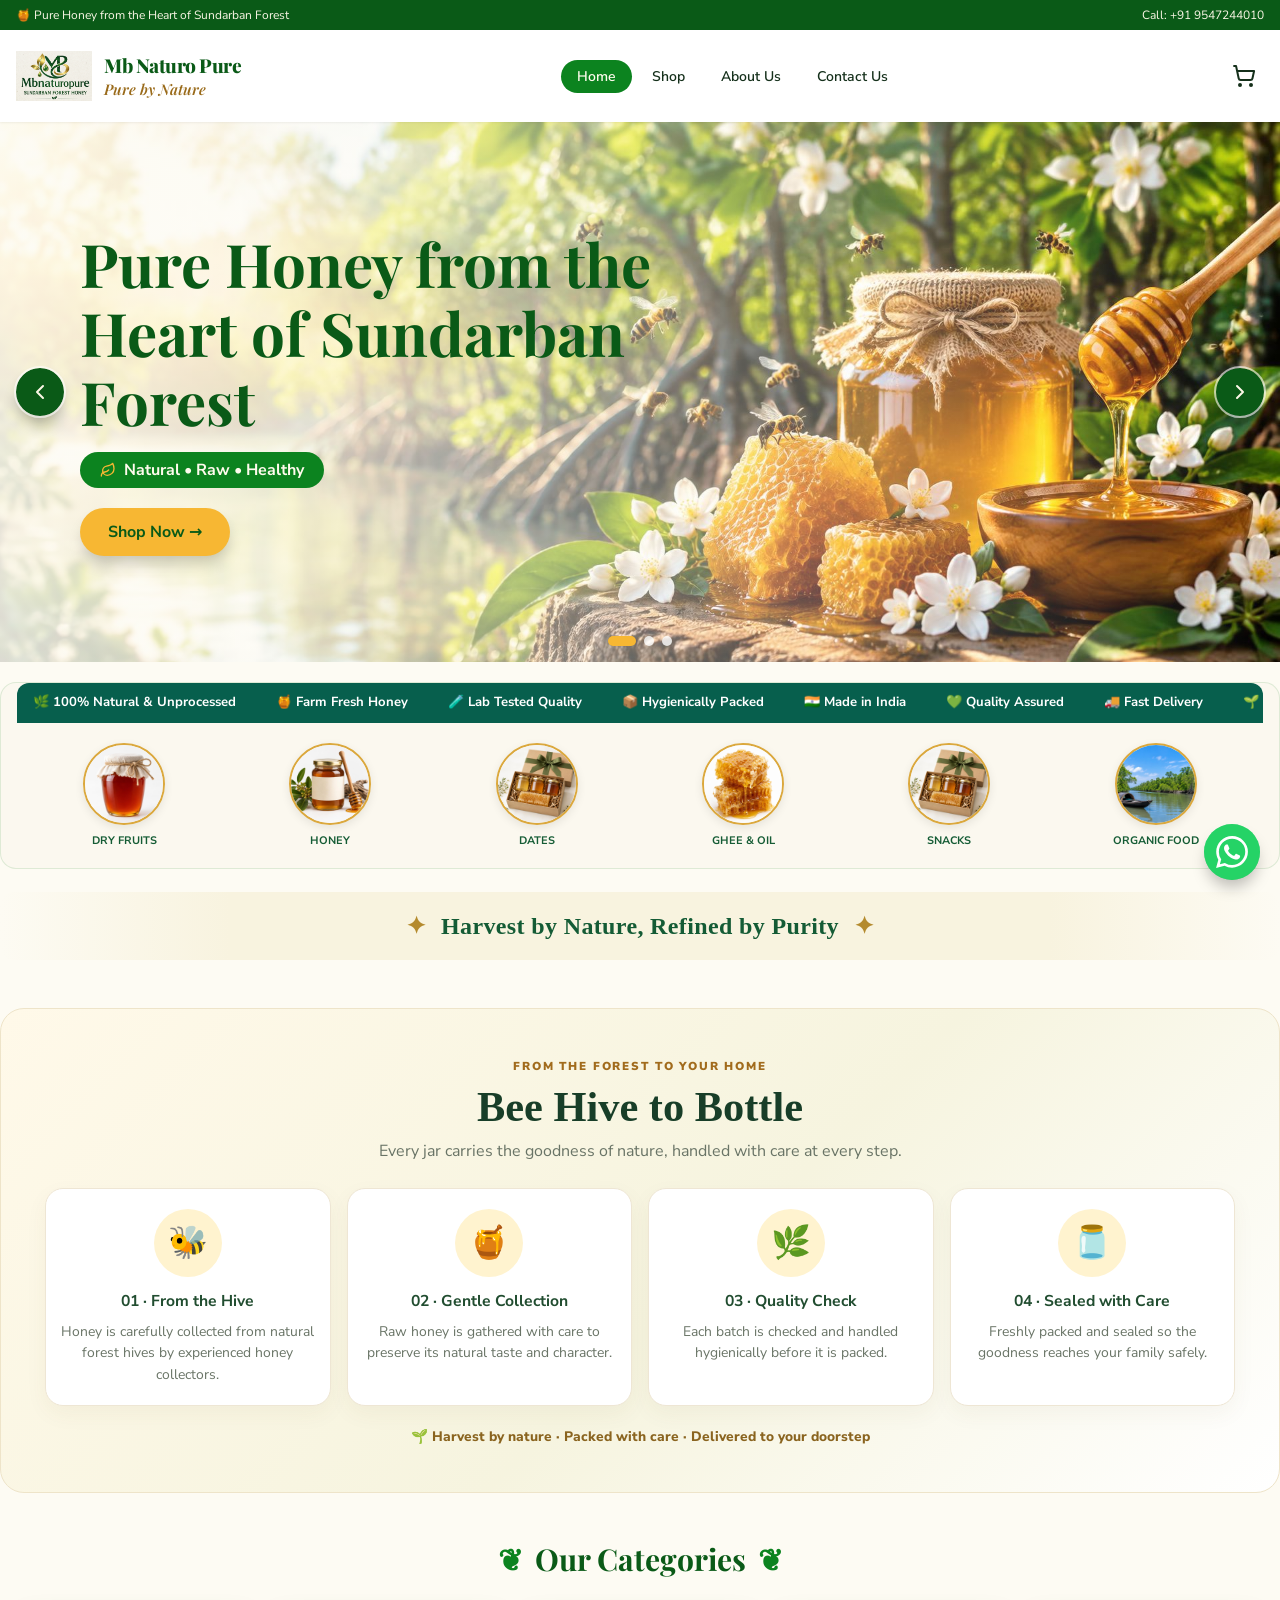
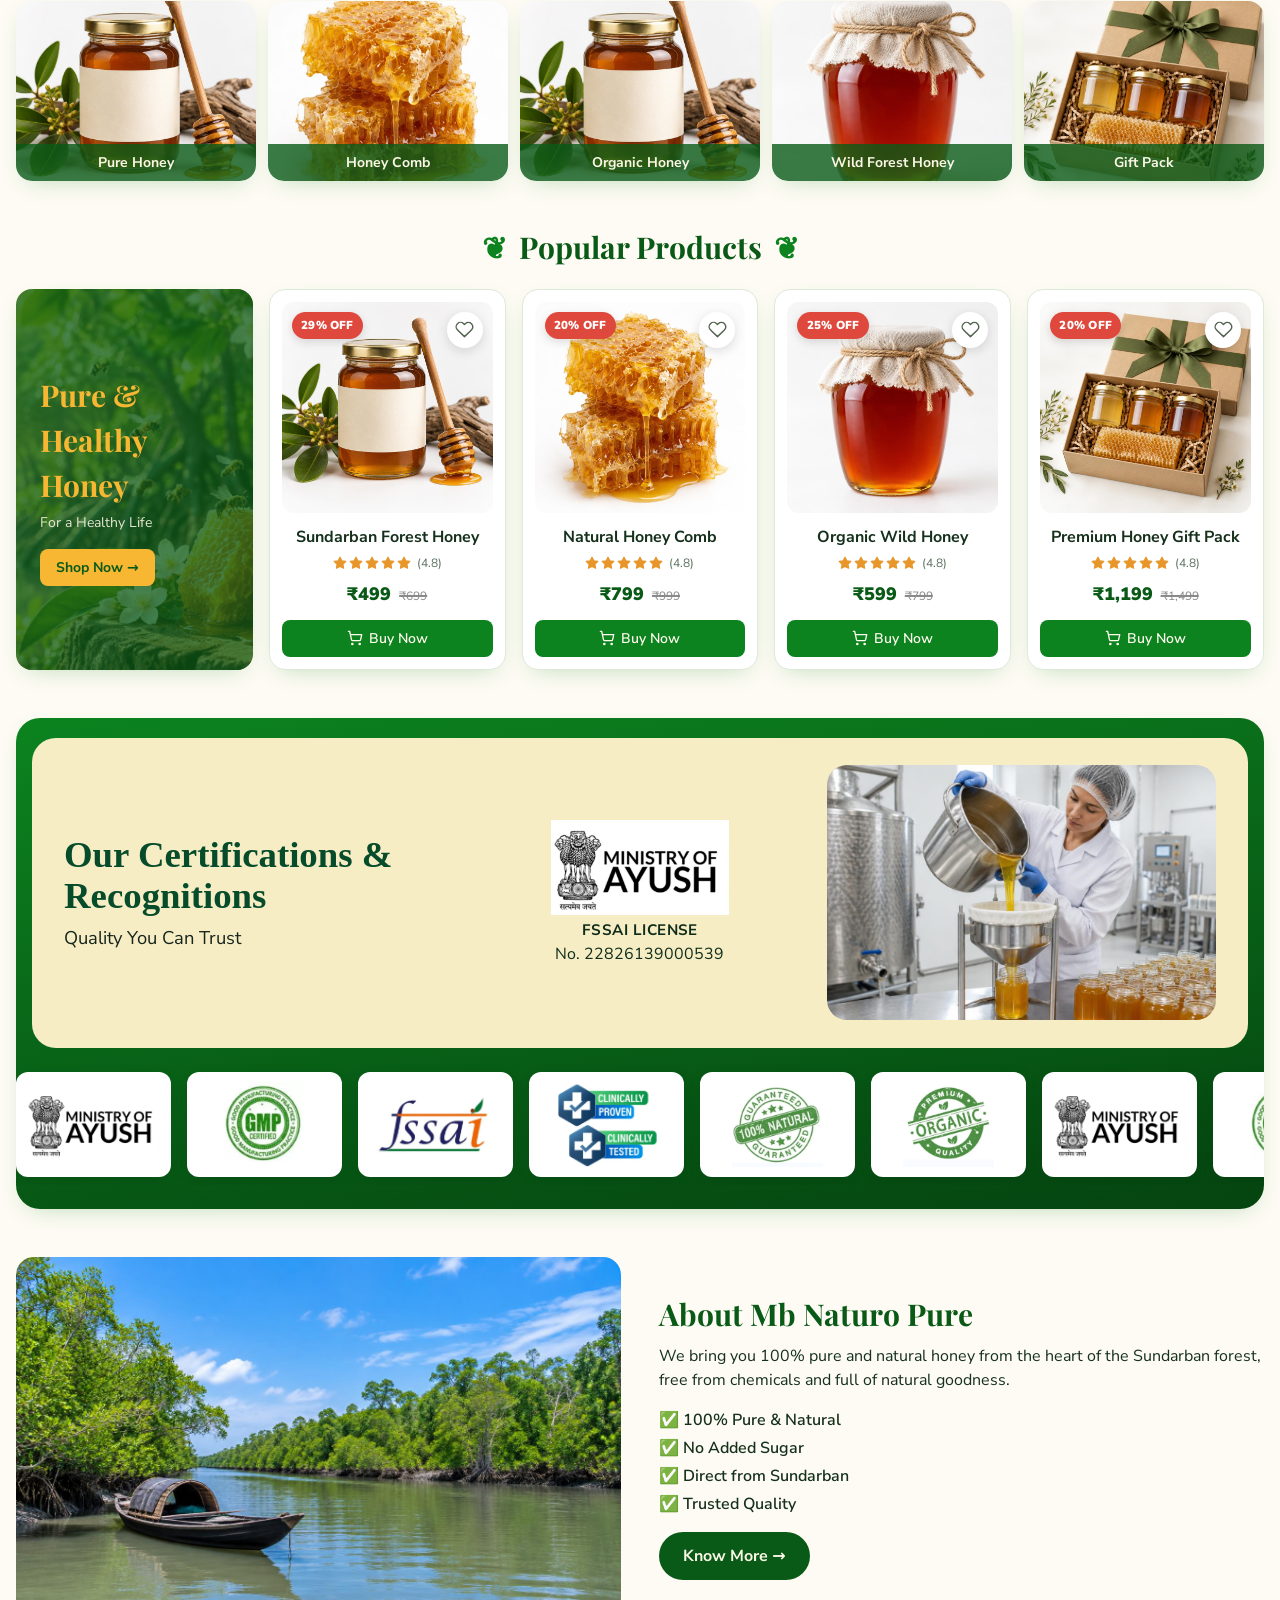
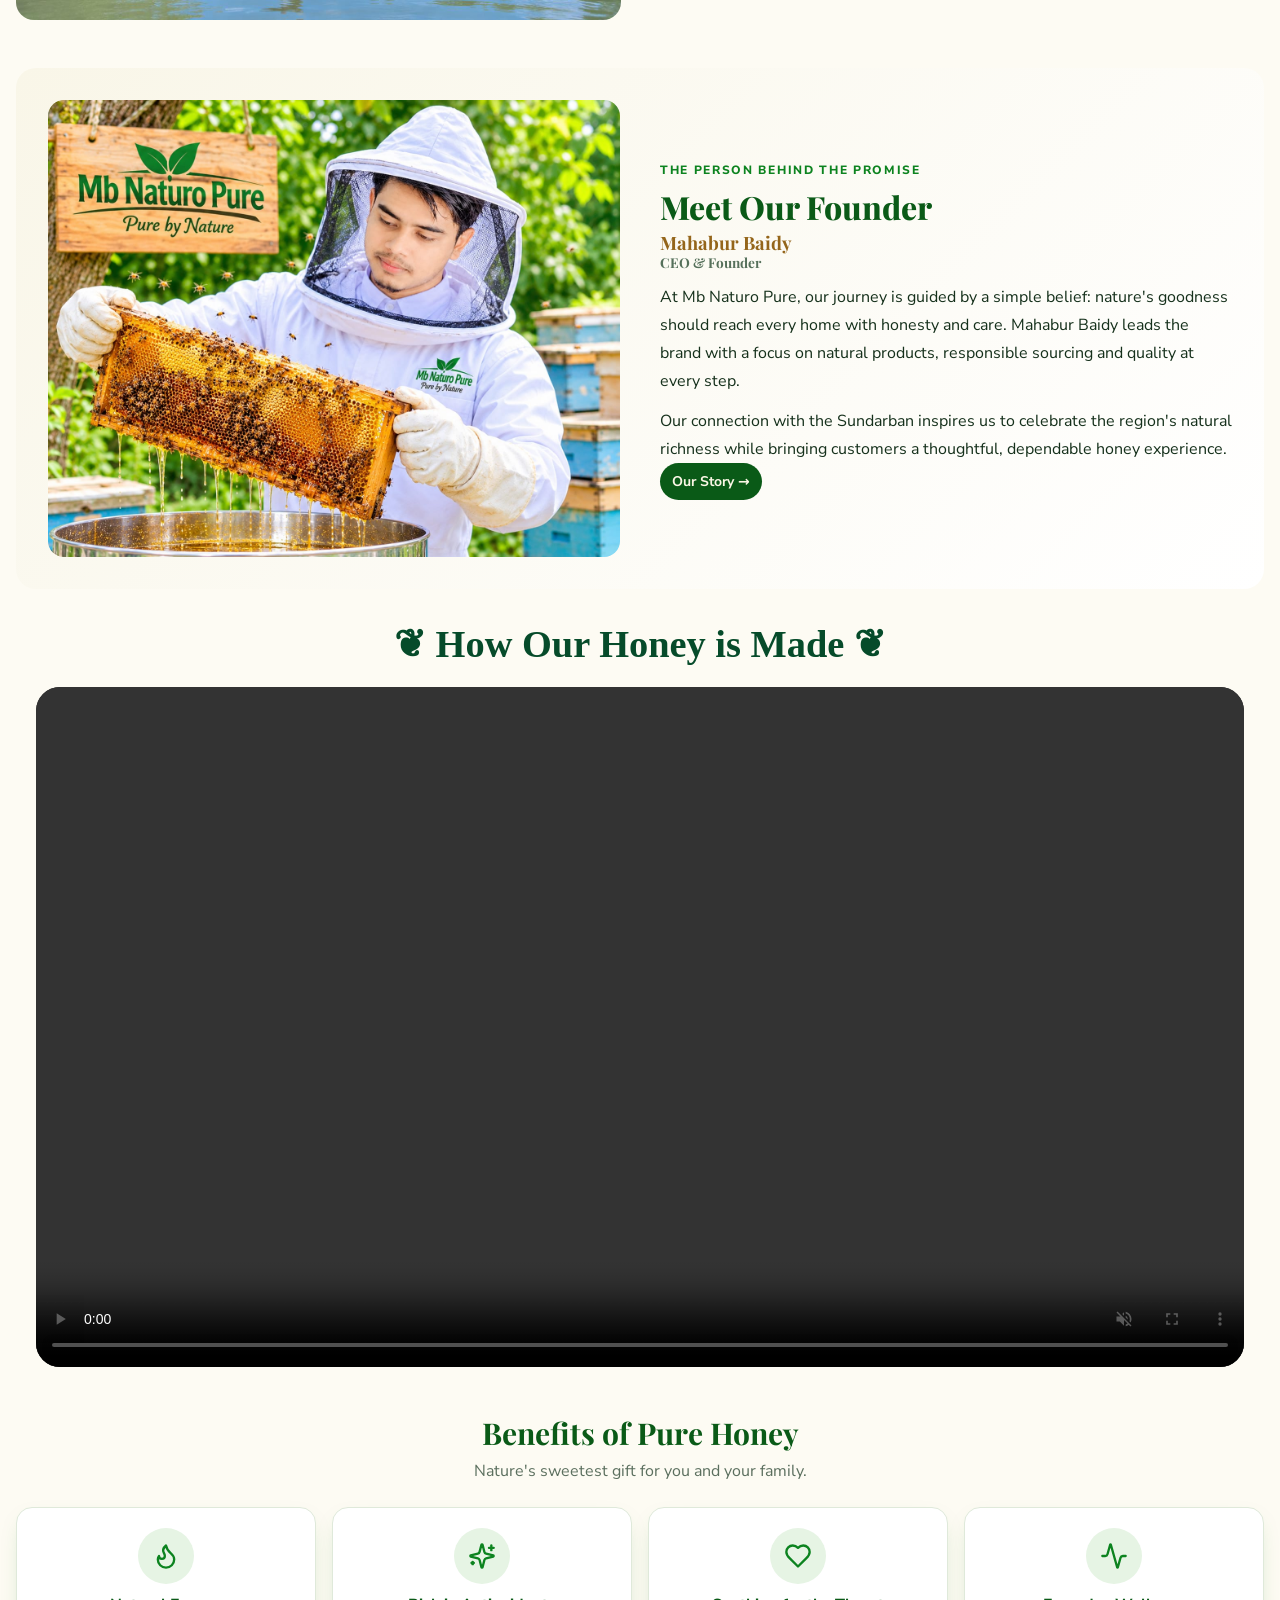
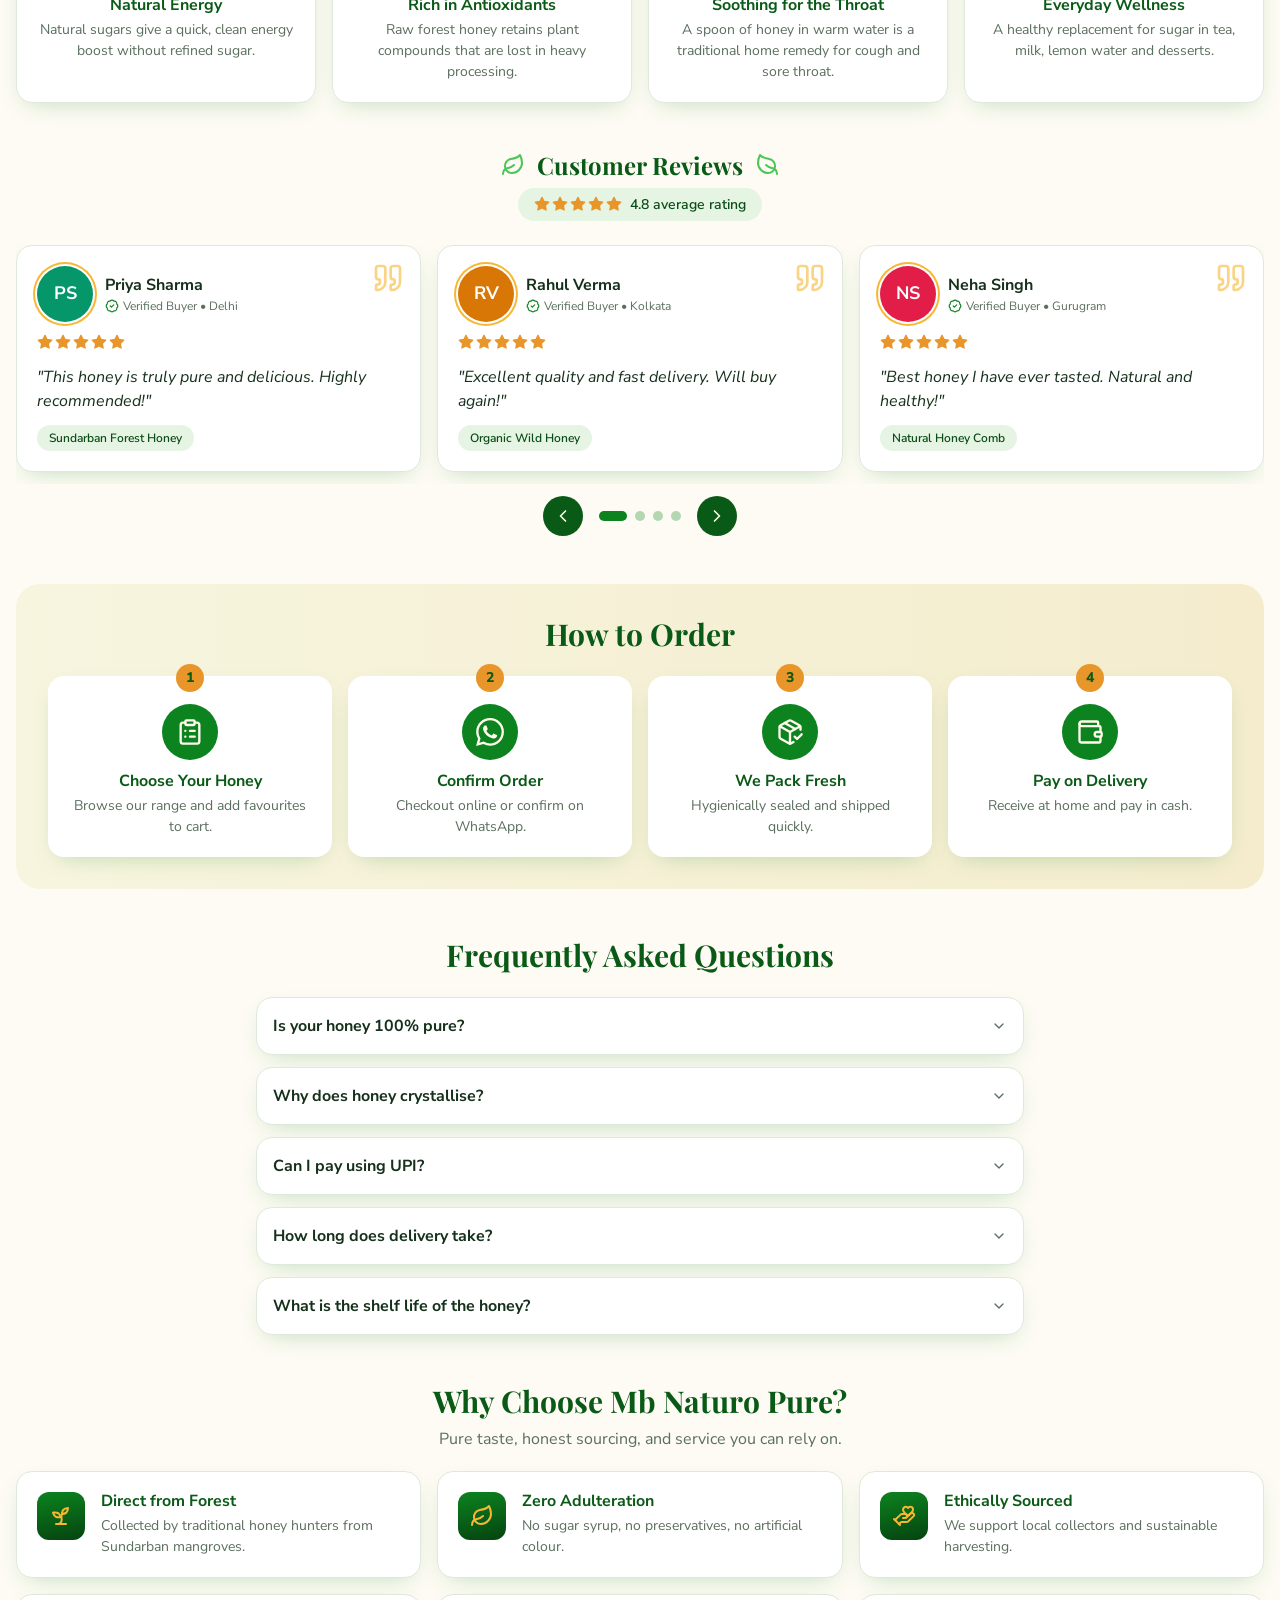
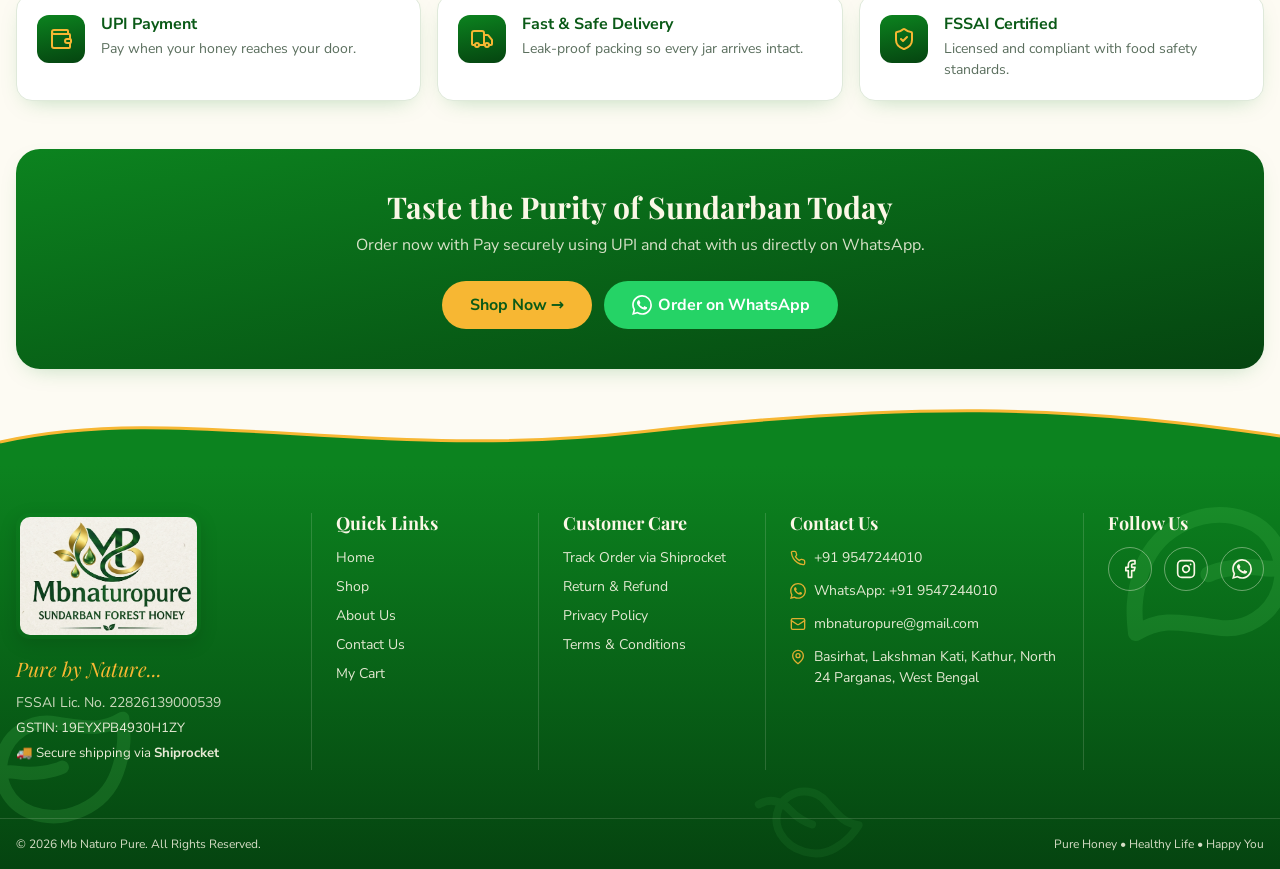
<file: index.html>
<!doctype html>
<html lang="en">

<head>
  <meta charset="utf-8">
  <meta name="viewport" content="width=device-width, initial-scale=1">
  <title>Mb Naturo Pure | Pure Sundarban Forest Honey</title>
  <meta name="description"
    content="100% pure, raw and natural honey from the Sundarban forest. Order online with cash on delivery.">
  <meta property="og:type" content="website">
  <meta property="og:title" content="Mb Naturo Pure | Pure Sundarban Forest Honey">
  <meta property="og:description" content="100% pure, raw and natural honey from the Sundarban forest.">
  <meta name="twitter:card" content="summary_large_image">
  <link rel="icon" href="assets/favicon.png" type="image/png">
  <link rel="preconnect" href="https://fonts.googleapis.com">
  <link rel="preconnect" href="https://fonts.gstatic.com" crossorigin>
  <link rel="stylesheet"
    href="https://fonts.googleapis.com/css2?family=Playfair+Display:wght@600;700;900&family=Nunito+Sans:wght@400;600;700;800&display=swap">
  <link rel="stylesheet" href="css/style.css">
</head>

<body>
  <header class="site-header">
    <div class="topbar">
      <div class="container">
        <span>🍯 Pure Honey from the Heart of Sundarban Forest</span>
        <a href="tel:9547244010" class="hide-sm">Call: +91 9547244010</a>
      </div>
    </div>
    <div class="container header-main">
      <a href="index.html" class="logo"><img src="assets/logo.png" alt="Mb Naturo Pure logo" width="500" height="500"><span class="brand-lockup"><strong>Mb Naturo Pure</strong><em>Pure by Nature</em></span></a>
      <nav class="nav-desktop"><a href="index.html" class="active">Home</a><a href="shop.html">Shop</a><a
          href="about.html">About Us</a><a href="contact.html">Contact Us</a></nav>
      <div class="header-actions">
        <a href="cart.html" class="icon-btn" aria-label="Cart"><svg class="icon " viewBox="0 0 24 24"
            aria-hidden="true">
            <circle cx="8" cy="21" r="1" />
            <circle cx="19" cy="21" r="1" />
            <path d="M2.05 2.05h2l2.66 12.42a2 2 0 0 0 2 1.58h9.78a2 2 0 0 0 1.95-1.57l1.65-7.43H5.12" />
          </svg><span class="cart-count"></span></a>
        <button class="icon-btn menu-toggle" aria-label="Menu"><svg class="icon icon-menu" viewBox="0 0 24 24"
            aria-hidden="true">
            <path d="M4 12h16M4 6h16M4 18h16" />
          </svg><svg class="icon icon-close" viewBox="0 0 24 24" aria-hidden="true">
            <path d="M18 6 6 18M6 6l12 12" />
          </svg></button>
      </div>
    </div>
    <nav class="nav-mobile"><a href="index.html">Home</a><a href="shop.html">Shop</a><a href="about.html">About Us</a><a
        href="contact.html">Contact Us</a></nav>
  </header>
  <main>
    <section class="hero" aria-roledescription="carousel">
      <div class="hero-track">
        <div class="hero-slide">
          <img src="assets/hero.jpg" alt="" width="1920" height="832" loading="eager">
          <div class="hero-overlay light"></div>
          <div class="hero-content">
            <div class="hero-text">
              <h1>Pure Honey from the Heart of Sundarban Forest</h1>
              <p class="hero-tag"><svg class="icon " viewBox="0 0 24 24" aria-hidden="true">
                  <path d="M11 20A7 7 0 0 1 9.8 6.1C15.5 5 17 4.48 19 2c1 2 2 4.18 2 8 0 5.5-4.78 10-10 10Z" />
                  <path d="M2 21c0-3 1.85-5.36 5.08-6C9.5 14.52 12 13 13 12" />
                </svg> Natural • Raw • Healthy</p>
              <div><a href="shop.html" class="hero-cta">Shop Now →</a></div>
            </div>

          </div>
        </div>
        <div class="hero-slide">
          <img src="assets/mangrove.jpg" alt="" width="1920" height="832" loading="lazy">
          <div class="hero-overlay dark"></div>
          <div class="hero-content">
            <div class="hero-text dark">
              <h1>Fresh Natural Honey Comb, Straight from the Hive</h1>
              <p class="hero-tag"><svg class="icon " viewBox="0 0 24 24" aria-hidden="true">
                  <path d="M11 20A7 7 0 0 1 9.8 6.1C15.5 5 17 4.48 19 2c1 2 2 4.18 2 8 0 5.5-4.78 10-10 10Z" />
                  <path d="M2 21c0-3 1.85-5.36 5.08-6C9.5 14.52 12 13 13 12" />
                </svg> Chew it • Spread it • Love it</p>
              <div><a href="shop.html" class="hero-cta">Explore Honey Comb →</a></div>
            </div>
            <div class="hero-side"><img src="assets/p-comb.jpg" alt="Natural Honey Comb" loading="lazy" width="816"
                height="816">
              <p>Natural Honey Comb</p>
            </div>
          </div>
        </div>
        <div class="hero-slide">
          <img src="assets/process.jpg" alt="" width="1920" height="832" loading="lazy">
          <div class="hero-overlay dark"></div>
          <div class="hero-content">
            <div class="hero-text dark">
              <h1>Hygienically Packed. FSSAI Licensed.</h1>
              <p class="hero-tag"><svg class="icon " viewBox="0 0 24 24" aria-hidden="true">
                  <path d="M11 20A7 7 0 0 1 9.8 6.1C15.5 5 17 4.48 19 2c1 2 2 4.18 2 8 0 5.5-4.78 10-10 10Z" />
                  <path d="M2 21c0-3 1.85-5.36 5.08-6C9.5 14.52 12 13 13 12" />
                </svg> Quality You Can Trust</p>
              <div><a href="about.html" class="hero-cta">Know More →</a></div>
            </div>
            <div class="hero-side"><img src="assets/p-wild.jpg" alt="Organic Wild Honey" loading="lazy" width="816"
                height="816">
              <p>Organic Wild Honey</p>
            </div>
          </div>
        </div>
      </div>
      <button class="hero-arrow prev" aria-label="Previous slide"><svg class="icon " viewBox="0 0 24 24"
          aria-hidden="true">
          <path d="m15 18-6-6 6-6" />
        </svg></button>
      <button class="hero-arrow next" aria-label="Next slide"><svg class="icon " viewBox="0 0 24 24" aria-hidden="true">
          <path d="m9 18 6-6-6-6" />
        </svg></button>
      <div class="hero-dots"><button aria-label="Go to slide 1"></button><button
          aria-label="Go to slide 2"></button><button aria-label="Go to slide 3"></button></div>
    </section>

      <section class="category-showcase container" aria-label="Our natural product range">
        <div class="promise-marquee"><div class="promise-track">
          <span>🌿 100% Natural &amp; Unprocessed</span><span>🍯 Farm Fresh Honey</span><span>🧪 Lab Tested Quality</span><span>📦 Hygienically Packed</span><span>🇮🇳 Made in India</span><span>💚 Quality Assured</span><span>🚚 Fast Delivery</span><span>🌱 Organic Goodness</span><span>🚫 No Preservatives</span>
          <span>🌿 100% Natural &amp; Unprocessed</span><span>🍯 Farm Fresh Honey</span><span>🧪 Lab Tested Quality</span><span>📦 Hygienically Packed</span><span>🇮🇳 Made in India</span><span>💚 Quality Assured</span><span>🚚 Fast Delivery</span><span>🌱 Organic Goodness</span><span>🚫 No Preservatives</span>
        </div></div>
        <div class="category-circles">
          <a href="shop.html"><img src="assets/p-wild.jpg" alt="Dry fruits"><b>DRY FRUITS</b></a>
          <a href="shop.html"><img src="assets/p-forest.jpg" alt="Honey"><b>HONEY</b></a>
          <a href="shop.html"><img src="assets/p-gift.jpg" alt="Dates"><b>DATES</b></a>
          <a href="shop.html"><img src="assets/p-comb.jpg" alt="Ghee and oil"><b>GHEE &amp; OIL</b></a>
          <a href="shop.html"><img src="assets/p-gift.jpg" alt="Snacks"><b>SNACKS</b></a>
          <a href="shop.html"><img src="assets/mangrove.jpg" alt="Organic food"><b>ORGANIC FOOD</b></a>
        </div>
      </section>

    <section class="brand-slogan container" aria-label="Our brand promise">
      <span class="slogan-leaf">✦</span> Harvest by Nature, Refined by Purity <span class="slogan-leaf">✦</span>
    </section>

    <section class="bee-journey container mt-12" aria-labelledby="bee-journey-title">
      <div class="bee-heading"><span class="eyebrow">FROM THE FOREST TO YOUR HOME</span><h2 id="bee-journey-title">Bee Hive to Bottle</h2><p>Every jar carries the goodness of nature, handled with care at every step.</p></div>
      <div class="bee-steps">
        <article class="bee-step"><span class="bee-step-icon">🐝</span><b>01 · From the Hive</b><p>Honey is carefully collected from natural forest hives by experienced honey collectors.</p></article>
        <article class="bee-step"><span class="bee-step-icon">🍯</span><b>02 · Gentle Collection</b><p>Raw honey is gathered with care to preserve its natural taste and character.</p></article>
        <article class="bee-step"><span class="bee-step-icon">🌿</span><b>03 · Quality Check</b><p>Each batch is checked and handled hygienically before it is packed.</p></article>
        <article class="bee-step"><span class="bee-step-icon">🫙</span><b>04 · Sealed with Care</b><p>Freshly packed and sealed so the goodness reaches your family safely.</p></article>
      </div>
      <div class="bee-footnote">🌱 Harvest by nature · Packed with care · Delivered to your doorstep</div>
    </section>

    <div class="container">
      <section class="mt-12">
        <h2 class="section-title"><span>❦</span>Our Categories<span>❦</span></h2>
        <div class="cat-grid"><a href="shop.html" class="cat"><img src="assets/p-forest.jpg" alt="Pure Honey"
              loading="lazy" width="400" height="300"><span>Pure Honey</span></a><a href="shop.html" class="cat"><img
              src="assets/p-comb.jpg" alt="Honey Comb" loading="lazy" width="400" height="300"><span>Honey
              Comb</span></a><a href="shop.html" class="cat"><img src="assets/p-forest.jpg" alt="Organic Honey"
              loading="lazy" width="400" height="300"><span>Organic Honey</span></a><a href="shop.html" class="cat"><img
              src="assets/p-wild.jpg" alt="Wild Forest Honey" loading="lazy" width="400" height="300"><span>Wild Forest
              Honey</span></a><a href="shop.html" class="cat"><img src="assets/p-gift.jpg" alt="Gift Pack"
              loading="lazy" width="400" height="300"><span>Gift Pack</span></a></div>
      </section>

      <section class="mt-12">
        <h2 class="section-title"><span>❦</span>Popular Products<span>❦</span></h2>
        <div class="prod-grid home">
          <a href="shop.html" class="promo">
            <img src="assets/hero.jpg" alt="" loading="lazy">
            <div class="ov"></div>
            <div class="in">
              <p class="big">Pure &amp; Healthy Honey</p>
              <p class="s">For a Healthy Life</p><span class="shop-now">Shop Now →</span>
            </div>
          </a>
          <div class="pcard" data-cat="Pure Honey">
            <a href="product.html?id=sundarban-forest-honey" class="pimg"><img src="assets/p-forest.jpg"
                alt="Sundarban Forest Honey" loading="lazy" width="816" height="816"></a>
            <a href="product.html?id=sundarban-forest-honey" class="pname">Sundarban Forest Honey</a>
            <div class="stars-wrap"><span class="stars"><svg class="icon fill " viewBox="0 0 24 24" aria-hidden="true">
                  <polygon
                    points="12 2 15.09 8.26 22 9.27 17 14.14 18.18 21.02 12 17.77 5.82 21.02 7 14.14 2 9.27 8.91 8.26 12 2" />
                </svg><svg class="icon fill " viewBox="0 0 24 24" aria-hidden="true">
                  <polygon
                    points="12 2 15.09 8.26 22 9.27 17 14.14 18.18 21.02 12 17.77 5.82 21.02 7 14.14 2 9.27 8.91 8.26 12 2" />
                </svg><svg class="icon fill " viewBox="0 0 24 24" aria-hidden="true">
                  <polygon
                    points="12 2 15.09 8.26 22 9.27 17 14.14 18.18 21.02 12 17.77 5.82 21.02 7 14.14 2 9.27 8.91 8.26 12 2" />
                </svg><svg class="icon fill " viewBox="0 0 24 24" aria-hidden="true">
                  <polygon
                    points="12 2 15.09 8.26 22 9.27 17 14.14 18.18 21.02 12 17.77 5.82 21.02 7 14.14 2 9.27 8.91 8.26 12 2" />
                </svg><svg class="icon fill " viewBox="0 0 24 24" aria-hidden="true">
                  <polygon
                    points="12 2 15.09 8.26 22 9.27 17 14.14 18.18 21.02 12 17.77 5.82 21.02 7 14.14 2 9.27 8.91 8.26 12 2" />
                </svg><small>(4.8)</small></span></div>
            <div class="price-row"><span class="price">₹499</span><span class="mrp">₹699</span></div>
            <button class="btn btn-primary" data-add="sundarban-forest-honey" data-buy-now><svg class="icon " viewBox="0 0 24 24"
                aria-hidden="true">
                <circle cx="8" cy="21" r="1" />
                <circle cx="19" cy="21" r="1" />
                <path d="M2.05 2.05h2l2.66 12.42a2 2 0 0 0 2 1.58h9.78a2 2 0 0 0 1.95-1.57l1.65-7.43H5.12" />
              </svg> Buy Now</button>
          </div>
          <div class="pcard" data-cat="Honey Comb">
            <a href="product.html?id=natural-honey-comb" class="pimg"><img src="assets/p-comb.jpg"
                alt="Natural Honey Comb" loading="lazy" width="816" height="816"></a>
            <a href="product.html?id=natural-honey-comb" class="pname">Natural Honey Comb</a>
            <div class="stars-wrap"><span class="stars"><svg class="icon fill " viewBox="0 0 24 24" aria-hidden="true">
                  <polygon
                    points="12 2 15.09 8.26 22 9.27 17 14.14 18.18 21.02 12 17.77 5.82 21.02 7 14.14 2 9.27 8.91 8.26 12 2" />
                </svg><svg class="icon fill " viewBox="0 0 24 24" aria-hidden="true">
                  <polygon
                    points="12 2 15.09 8.26 22 9.27 17 14.14 18.18 21.02 12 17.77 5.82 21.02 7 14.14 2 9.27 8.91 8.26 12 2" />
                </svg><svg class="icon fill " viewBox="0 0 24 24" aria-hidden="true">
                  <polygon
                    points="12 2 15.09 8.26 22 9.27 17 14.14 18.18 21.02 12 17.77 5.82 21.02 7 14.14 2 9.27 8.91 8.26 12 2" />
                </svg><svg class="icon fill " viewBox="0 0 24 24" aria-hidden="true">
                  <polygon
                    points="12 2 15.09 8.26 22 9.27 17 14.14 18.18 21.02 12 17.77 5.82 21.02 7 14.14 2 9.27 8.91 8.26 12 2" />
                </svg><svg class="icon fill " viewBox="0 0 24 24" aria-hidden="true">
                  <polygon
                    points="12 2 15.09 8.26 22 9.27 17 14.14 18.18 21.02 12 17.77 5.82 21.02 7 14.14 2 9.27 8.91 8.26 12 2" />
                </svg><small>(4.8)</small></span></div>
            <div class="price-row"><span class="price">₹799</span><span class="mrp">₹999</span></div>
            <button class="btn btn-primary" data-add="natural-honey-comb" data-buy-now><svg class="icon " viewBox="0 0 24 24"
                aria-hidden="true">
                <circle cx="8" cy="21" r="1" />
                <circle cx="19" cy="21" r="1" />
                <path d="M2.05 2.05h2l2.66 12.42a2 2 0 0 0 2 1.58h9.78a2 2 0 0 0 1.95-1.57l1.65-7.43H5.12" />
              </svg> Buy Now</button>
          </div>
          <div class="pcard" data-cat="Wild Forest Honey">
            <a href="product.html?id=organic-wild-honey" class="pimg"><img src="assets/p-wild.jpg"
                alt="Organic Wild Honey" loading="lazy" width="816" height="816"></a>
            <a href="product.html?id=organic-wild-honey" class="pname">Organic Wild Honey</a>
            <div class="stars-wrap"><span class="stars"><svg class="icon fill " viewBox="0 0 24 24" aria-hidden="true">
                  <polygon
                    points="12 2 15.09 8.26 22 9.27 17 14.14 18.18 21.02 12 17.77 5.82 21.02 7 14.14 2 9.27 8.91 8.26 12 2" />
                </svg><svg class="icon fill " viewBox="0 0 24 24" aria-hidden="true">
                  <polygon
                    points="12 2 15.09 8.26 22 9.27 17 14.14 18.18 21.02 12 17.77 5.82 21.02 7 14.14 2 9.27 8.91 8.26 12 2" />
                </svg><svg class="icon fill " viewBox="0 0 24 24" aria-hidden="true">
                  <polygon
                    points="12 2 15.09 8.26 22 9.27 17 14.14 18.18 21.02 12 17.77 5.82 21.02 7 14.14 2 9.27 8.91 8.26 12 2" />
                </svg><svg class="icon fill " viewBox="0 0 24 24" aria-hidden="true">
                  <polygon
                    points="12 2 15.09 8.26 22 9.27 17 14.14 18.18 21.02 12 17.77 5.82 21.02 7 14.14 2 9.27 8.91 8.26 12 2" />
                </svg><svg class="icon fill " viewBox="0 0 24 24" aria-hidden="true">
                  <polygon
                    points="12 2 15.09 8.26 22 9.27 17 14.14 18.18 21.02 12 17.77 5.82 21.02 7 14.14 2 9.27 8.91 8.26 12 2" />
                </svg><small>(4.8)</small></span></div>
            <div class="price-row"><span class="price">₹599</span><span class="mrp">₹799</span></div>
            <button class="btn btn-primary" data-add="organic-wild-honey" data-buy-now><svg class="icon " viewBox="0 0 24 24"
                aria-hidden="true">
                <circle cx="8" cy="21" r="1" />
                <circle cx="19" cy="21" r="1" />
                <path d="M2.05 2.05h2l2.66 12.42a2 2 0 0 0 2 1.58h9.78a2 2 0 0 0 1.95-1.57l1.65-7.43H5.12" />
              </svg> Buy Now</button>
          </div>
          <div class="pcard" data-cat="Gift Pack">
            <a href="product.html?id=premium-honey-gift-pack" class="pimg"><img src="assets/p-gift.jpg"
                alt="Premium Honey Gift Pack" loading="lazy" width="816" height="816"></a>
            <a href="product.html?id=premium-honey-gift-pack" class="pname">Premium Honey Gift Pack</a>
            <div class="stars-wrap"><span class="stars"><svg class="icon fill " viewBox="0 0 24 24" aria-hidden="true">
                  <polygon
                    points="12 2 15.09 8.26 22 9.27 17 14.14 18.18 21.02 12 17.77 5.82 21.02 7 14.14 2 9.27 8.91 8.26 12 2" />
                </svg><svg class="icon fill " viewBox="0 0 24 24" aria-hidden="true">
                  <polygon
                    points="12 2 15.09 8.26 22 9.27 17 14.14 18.18 21.02 12 17.77 5.82 21.02 7 14.14 2 9.27 8.91 8.26 12 2" />
                </svg><svg class="icon fill " viewBox="0 0 24 24" aria-hidden="true">
                  <polygon
                    points="12 2 15.09 8.26 22 9.27 17 14.14 18.18 21.02 12 17.77 5.82 21.02 7 14.14 2 9.27 8.91 8.26 12 2" />
                </svg><svg class="icon fill " viewBox="0 0 24 24" aria-hidden="true">
                  <polygon
                    points="12 2 15.09 8.26 22 9.27 17 14.14 18.18 21.02 12 17.77 5.82 21.02 7 14.14 2 9.27 8.91 8.26 12 2" />
                </svg><svg class="icon fill " viewBox="0 0 24 24" aria-hidden="true">
                  <polygon
                    points="12 2 15.09 8.26 22 9.27 17 14.14 18.18 21.02 12 17.77 5.82 21.02 7 14.14 2 9.27 8.91 8.26 12 2" />
                </svg><small>(4.8)</small></span></div>
            <div class="price-row"><span class="price">₹1,199</span><span class="mrp">₹1,499</span></div>
            <button class="btn btn-primary" data-add="premium-honey-gift-pack" data-buy-now><svg class="icon " viewBox="0 0 24 24"
                aria-hidden="true">
                <circle cx="8" cy="21" r="1" />
                <circle cx="19" cy="21" r="1" />
                <path d="M2.05 2.05h2l2.66 12.42a2 2 0 0 0 2 1.58h9.78a2 2 0 0 0 1.95-1.57l1.65-7.43H5.12" />
              </svg> Buy Now</button>
          </div>
        </div>
      </section>

      <section class="badges certifications-section">
        <div class="certifications-feature">
          <div class="certifications-copy">
            <h2>Our Certifications &amp;<br> Recognitions</h2>
            <p>Quality You Can Trust</p>
          </div>
          <div class="certifications-highlight">
            <img src="assets/badge%201.png" alt="FSSAI certification">
            <strong>FSSAI LICENSE</strong>
            <span>No. 22826139000539</span>
          </div>
          <div class="certifications-photo">
            <img src="assets/process.jpg" alt="Our honey processing facility">
          </div>
        </div>
        <div class="badge-marquee" aria-label="All certifications and approvals">
          <div class="badge-marquee-track">
            <div class="badge-marquee-group">
              <img src="assets/badge%201.png" alt="Certification badge 1">
              <img src="assets/badge%202.png" alt="Certification badge 2">
              <img src="assets/badge%203.png" alt="Certification badge 3">
              <img src="assets/badge%204.png" alt="Certification badge 4">
              <img src="assets/badge%205.png" alt="Certification badge 5">
              <img src="assets/badge%206.png" alt="Certification badge 6">
            </div>
            <div class="badge-marquee-group" aria-hidden="true">
              <img src="assets/badge%201.png" alt="">
              <img src="assets/badge%202.png" alt="">
              <img src="assets/badge%203.png" alt="">
              <img src="assets/badge%204.png" alt="">
              <img src="assets/badge%205.png" alt="">
              <img src="assets/badge%206.png" alt="">
            </div>
          </div>
        </div>
      </section>

      

      <section class="mt-12 about-grid">
        <img src="assets/mangrove.jpg" alt="Sundarban" loading="lazy" width="1280" height="768">
        <div>
          <h2>About Mb Naturo Pure</h2>
          <p>We bring you 100% pure and natural honey from the heart of the Sundarban forest, free from chemicals and
            full of natural goodness.</p>
          <ul class="check-list">
            <li>✅ 100% Pure &amp; Natural</li>
            <li>✅ No Added Sugar</li>
            <li>✅ Direct from Sundarban</li>
            <li>✅ Trusted Quality</li>
          </ul>
          <a href="about.html" class="btn btn-forest btn-pill btn-lg" style="margin-top:1rem">Know More →</a>
        </div>
      </section>

      


      <section class="founder-section container">
        <div class="founder-photo"><img src="assets/ceo-founder.jpg" alt="Mahabur Baidy, CEO and Founder of Mb Naturo Pure" loading="lazy"></div>
        <div class="founder-copy">
          <span class="founder-kicker">THE PERSON BEHIND THE PROMISE</span>
          <h2>Meet Our Founder</h2>
          <h3>Mahabur Baidy <span>CEO &amp; Founder</span></h3>
          <p>At Mb Naturo Pure, our journey is guided by a simple belief: nature's goodness should reach every home with honesty and care. Mahabur Baidy leads the brand with a focus on natural products, responsible sourcing and quality at every step.</p>
          <p>Our connection with the Sundarban inspires us to celebrate the region's natural richness while bringing customers a thoughtful, dependable honey experience.</p>
          <a href="about.html" class="btn btn-forest btn-pill">Our Story →</a>
        </div>
      </section>



      <section class="honey-process-section">
        <h2>❦ How Our Honey is Made ❦</h2>
        <video class="honey-process-full-video" autoplay muted loop playsinline controls preload="metadata"
          aria-label="How our honey is made">
          <source src="assets/honey-process.mp4" type="video/mp4">
          Your browser does not support HTML video.
        </video>
      </section>

      
      <section class="mt-12">
        <div class="narrow">
          <h2 class="h2">Benefits of Pure Honey</h2>
          <p class="sub">Nature's sweetest gift for you and your family.</p>
        </div>
        <div class="benefits">
          <div class="card hover benefit"><span class="round soft"><svg class="icon " viewBox="0 0 24 24"
                aria-hidden="true">
                <path
                  d="M8.5 14.5A2.5 2.5 0 0 0 11 12c0-1.38-.5-2-1-3-1.072-2.143-.224-4.054 2-6 .5 2.5 2 4.9 4 6.5 2 1.6 3 3.5 3 5.5a7 7 0 1 1-14 0c0-1.153.433-2.294 1-3a2.5 2.5 0 0 0 2.5 2.5z" />
              </svg></span>
            <h3 class="sans">Natural Energy</h3>
            <p>Natural sugars give a quick, clean energy boost without refined sugar.</p>
          </div>
          <div class="card hover benefit"><span class="round soft"><svg class="icon " viewBox="0 0 24 24"
                aria-hidden="true">
                <path
                  d="M9.937 15.5A2 2 0 0 0 8.5 14.063l-6.135-1.582a.5.5 0 0 1 0-.962L8.5 9.936A2 2 0 0 0 9.937 8.5l1.582-6.135a.5.5 0 0 1 .963 0L14.063 8.5A2 2 0 0 0 15.5 9.937l6.135 1.581a.5.5 0 0 1 0 .964L15.5 14.063a2 2 0 0 0-1.437 1.437l-1.582 6.135a.5.5 0 0 1-.963 0z" />
                <path d="M20 3v4" />
                <path d="M22 5h-4" />
                <path d="M4 17v2" />
                <path d="M5 18H3" />
              </svg></span>
            <h3 class="sans">Rich in Antioxidants</h3>
            <p>Raw forest honey retains plant compounds that are lost in heavy processing.</p>
          </div>
          <div class="card hover benefit"><span class="round soft"><svg class="icon " viewBox="0 0 24 24"
                aria-hidden="true">
                <path
                  d="M19 14c1.49-1.46 3-3.21 3-5.5A5.5 5.5 0 0 0 16.5 3c-1.76 0-3 .5-4.5 2-1.5-1.5-2.74-2-4.5-2A5.5 5.5 0 0 0 2 8.5c0 2.3 1.5 4.05 3 5.5l7 7Z" />
              </svg></span>
            <h3 class="sans">Soothing for the Throat</h3>
            <p>A spoon of honey in warm water is a traditional home remedy for cough and sore throat.</p>
          </div>
          <div class="card hover benefit"><span class="round soft"><svg class="icon " viewBox="0 0 24 24"
                aria-hidden="true">
                <path
                  d="M22 12h-2.48a2 2 0 0 0-1.93 1.46l-2.35 8.36a.25.25 0 0 1-.48 0L9.24 2.18a.25.25 0 0 0-.48 0l-2.35 8.36A2 2 0 0 1 4.49 12H2" />
              </svg></span>
            <h3 class="sans">Everyday Wellness</h3>
            <p>A healthy replacement for sugar in tea, milk, lemon water and desserts.</p>
          </div>
        </div>
      </section>
      <section class="mt-12 rev-slider">
        <div class="narrow">
          <h2 class="rev-title"><svg class="icon " viewBox="0 0 24 24" aria-hidden="true">
              <path d="M11 20A7 7 0 0 1 9.8 6.1C15.5 5 17 4.48 19 2c1 2 2 4.18 2 8 0 5.5-4.78 10-10 10Z" />
              <path d="M2 21c0-3 1.85-5.36 5.08-6C9.5 14.52 12 13 13 12" />
            </svg> Customer Reviews <svg class="icon flip" viewBox="0 0 24 24" aria-hidden="true">
              <path d="M11 20A7 7 0 0 1 9.8 6.1C15.5 5 17 4.48 19 2c1 2 2 4.18 2 8 0 5.5-4.78 10-10 10Z" />
              <path d="M2 21c0-3 1.85-5.36 5.08-6C9.5 14.52 12 13 13 12" />
            </svg></h2>
          <div class="rating-pill"><span class="stars"><svg class="icon fill " viewBox="0 0 24 24" aria-hidden="true">
                <polygon
                  points="12 2 15.09 8.26 22 9.27 17 14.14 18.18 21.02 12 17.77 5.82 21.02 7 14.14 2 9.27 8.91 8.26 12 2" />
              </svg><svg class="icon fill " viewBox="0 0 24 24" aria-hidden="true">
                <polygon
                  points="12 2 15.09 8.26 22 9.27 17 14.14 18.18 21.02 12 17.77 5.82 21.02 7 14.14 2 9.27 8.91 8.26 12 2" />
              </svg><svg class="icon fill " viewBox="0 0 24 24" aria-hidden="true">
                <polygon
                  points="12 2 15.09 8.26 22 9.27 17 14.14 18.18 21.02 12 17.77 5.82 21.02 7 14.14 2 9.27 8.91 8.26 12 2" />
              </svg><svg class="icon fill " viewBox="0 0 24 24" aria-hidden="true">
                <polygon
                  points="12 2 15.09 8.26 22 9.27 17 14.14 18.18 21.02 12 17.77 5.82 21.02 7 14.14 2 9.27 8.91 8.26 12 2" />
              </svg><svg class="icon fill " viewBox="0 0 24 24" aria-hidden="true">
                <polygon
                  points="12 2 15.09 8.26 22 9.27 17 14.14 18.18 21.02 12 17.77 5.82 21.02 7 14.14 2 9.27 8.91 8.26 12 2" />
              </svg></span> 4.8 average rating</div>
        </div>
        <div class="rev-track no-scrollbar">
          <figure class="rev">
            <svg class="icon q-ic" viewBox="0 0 24 24" aria-hidden="true">
              <path
                d="M16 3a2 2 0 0 0-2 2v6a2 2 0 0 0 2 2 1 1 0 0 1 1 1v1a2 2 0 0 1-2 2 1 1 0 0 0-1 1v2a1 1 0 0 0 1 1 6 6 0 0 0 6-6V5a2 2 0 0 0-2-2z" />
              <path
                d="M5 3a2 2 0 0 0-2 2v6a2 2 0 0 0 2 2 1 1 0 0 1 1 1v1a2 2 0 0 1-2 2 1 1 0 0 0-1 1v2a1 1 0 0 0 1 1 6 6 0 0 0 6-6V5a2 2 0 0 0-2-2z" />
            </svg>
            <div class="who"><span class="avatar" style="background:#059669">PS</span>
              <div style="min-width:0">
                <figcaption class="name">Priya Sharma</figcaption>
                <p class="city"><svg class="icon " viewBox="0 0 24 24" aria-hidden="true">
                    <path
                      d="M3.85 8.62a4 4 0 0 1 4.78-4.77 4 4 0 0 1 6.74 0 4 4 0 0 1 4.78 4.78 4 4 0 0 1 0 6.74 4 4 0 0 1-4.77 4.78 4 4 0 0 1-6.75 0 4 4 0 0 1-4.78-4.77 4 4 0 0 1 0-6.76Z" />
                    <path d="m9 12 2 2 4-4" />
                  </svg> Verified Buyer • Delhi</p>
              </div>
            </div>
            <span class="stars"><svg class="icon fill " viewBox="0 0 24 24" aria-hidden="true">
                <polygon
                  points="12 2 15.09 8.26 22 9.27 17 14.14 18.18 21.02 12 17.77 5.82 21.02 7 14.14 2 9.27 8.91 8.26 12 2" />
              </svg><svg class="icon fill " viewBox="0 0 24 24" aria-hidden="true">
                <polygon
                  points="12 2 15.09 8.26 22 9.27 17 14.14 18.18 21.02 12 17.77 5.82 21.02 7 14.14 2 9.27 8.91 8.26 12 2" />
              </svg><svg class="icon fill " viewBox="0 0 24 24" aria-hidden="true">
                <polygon
                  points="12 2 15.09 8.26 22 9.27 17 14.14 18.18 21.02 12 17.77 5.82 21.02 7 14.14 2 9.27 8.91 8.26 12 2" />
              </svg><svg class="icon fill " viewBox="0 0 24 24" aria-hidden="true">
                <polygon
                  points="12 2 15.09 8.26 22 9.27 17 14.14 18.18 21.02 12 17.77 5.82 21.02 7 14.14 2 9.27 8.91 8.26 12 2" />
              </svg><svg class="icon fill " viewBox="0 0 24 24" aria-hidden="true">
                <polygon
                  points="12 2 15.09 8.26 22 9.27 17 14.14 18.18 21.02 12 17.77 5.82 21.02 7 14.14 2 9.27 8.91 8.26 12 2" />
              </svg></span>
            <blockquote>"This honey is truly pure and delicious. Highly recommended!"</blockquote>
            <p class="pill">Sundarban Forest Honey</p>
          </figure>
          <figure class="rev">
            <svg class="icon q-ic" viewBox="0 0 24 24" aria-hidden="true">
              <path
                d="M16 3a2 2 0 0 0-2 2v6a2 2 0 0 0 2 2 1 1 0 0 1 1 1v1a2 2 0 0 1-2 2 1 1 0 0 0-1 1v2a1 1 0 0 0 1 1 6 6 0 0 0 6-6V5a2 2 0 0 0-2-2z" />
              <path
                d="M5 3a2 2 0 0 0-2 2v6a2 2 0 0 0 2 2 1 1 0 0 1 1 1v1a2 2 0 0 1-2 2 1 1 0 0 0-1 1v2a1 1 0 0 0 1 1 6 6 0 0 0 6-6V5a2 2 0 0 0-2-2z" />
            </svg>
            <div class="who"><span class="avatar" style="background:#d97706">RV</span>
              <div style="min-width:0">
                <figcaption class="name">Rahul Verma</figcaption>
                <p class="city"><svg class="icon " viewBox="0 0 24 24" aria-hidden="true">
                    <path
                      d="M3.85 8.62a4 4 0 0 1 4.78-4.77 4 4 0 0 1 6.74 0 4 4 0 0 1 4.78 4.78 4 4 0 0 1 0 6.74 4 4 0 0 1-4.77 4.78 4 4 0 0 1-6.75 0 4 4 0 0 1-4.78-4.77 4 4 0 0 1 0-6.76Z" />
                    <path d="m9 12 2 2 4-4" />
                  </svg> Verified Buyer • Kolkata</p>
              </div>
            </div>
            <span class="stars"><svg class="icon fill " viewBox="0 0 24 24" aria-hidden="true">
                <polygon
                  points="12 2 15.09 8.26 22 9.27 17 14.14 18.18 21.02 12 17.77 5.82 21.02 7 14.14 2 9.27 8.91 8.26 12 2" />
              </svg><svg class="icon fill " viewBox="0 0 24 24" aria-hidden="true">
                <polygon
                  points="12 2 15.09 8.26 22 9.27 17 14.14 18.18 21.02 12 17.77 5.82 21.02 7 14.14 2 9.27 8.91 8.26 12 2" />
              </svg><svg class="icon fill " viewBox="0 0 24 24" aria-hidden="true">
                <polygon
                  points="12 2 15.09 8.26 22 9.27 17 14.14 18.18 21.02 12 17.77 5.82 21.02 7 14.14 2 9.27 8.91 8.26 12 2" />
              </svg><svg class="icon fill " viewBox="0 0 24 24" aria-hidden="true">
                <polygon
                  points="12 2 15.09 8.26 22 9.27 17 14.14 18.18 21.02 12 17.77 5.82 21.02 7 14.14 2 9.27 8.91 8.26 12 2" />
              </svg><svg class="icon fill " viewBox="0 0 24 24" aria-hidden="true">
                <polygon
                  points="12 2 15.09 8.26 22 9.27 17 14.14 18.18 21.02 12 17.77 5.82 21.02 7 14.14 2 9.27 8.91 8.26 12 2" />
              </svg></span>
            <blockquote>"Excellent quality and fast delivery. Will buy again!"</blockquote>
            <p class="pill">Organic Wild Honey</p>
          </figure>
          <figure class="rev">
            <svg class="icon q-ic" viewBox="0 0 24 24" aria-hidden="true">
              <path
                d="M16 3a2 2 0 0 0-2 2v6a2 2 0 0 0 2 2 1 1 0 0 1 1 1v1a2 2 0 0 1-2 2 1 1 0 0 0-1 1v2a1 1 0 0 0 1 1 6 6 0 0 0 6-6V5a2 2 0 0 0-2-2z" />
              <path
                d="M5 3a2 2 0 0 0-2 2v6a2 2 0 0 0 2 2 1 1 0 0 1 1 1v1a2 2 0 0 1-2 2 1 1 0 0 0-1 1v2a1 1 0 0 0 1 1 6 6 0 0 0 6-6V5a2 2 0 0 0-2-2z" />
            </svg>
            <div class="who"><span class="avatar" style="background:#e11d48">NS</span>
              <div style="min-width:0">
                <figcaption class="name">Neha Singh</figcaption>
                <p class="city"><svg class="icon " viewBox="0 0 24 24" aria-hidden="true">
                    <path
                      d="M3.85 8.62a4 4 0 0 1 4.78-4.77 4 4 0 0 1 6.74 0 4 4 0 0 1 4.78 4.78 4 4 0 0 1 0 6.74 4 4 0 0 1-4.77 4.78 4 4 0 0 1-6.75 0 4 4 0 0 1-4.78-4.77 4 4 0 0 1 0-6.76Z" />
                    <path d="m9 12 2 2 4-4" />
                  </svg> Verified Buyer • Gurugram</p>
              </div>
            </div>
            <span class="stars"><svg class="icon fill " viewBox="0 0 24 24" aria-hidden="true">
                <polygon
                  points="12 2 15.09 8.26 22 9.27 17 14.14 18.18 21.02 12 17.77 5.82 21.02 7 14.14 2 9.27 8.91 8.26 12 2" />
              </svg><svg class="icon fill " viewBox="0 0 24 24" aria-hidden="true">
                <polygon
                  points="12 2 15.09 8.26 22 9.27 17 14.14 18.18 21.02 12 17.77 5.82 21.02 7 14.14 2 9.27 8.91 8.26 12 2" />
              </svg><svg class="icon fill " viewBox="0 0 24 24" aria-hidden="true">
                <polygon
                  points="12 2 15.09 8.26 22 9.27 17 14.14 18.18 21.02 12 17.77 5.82 21.02 7 14.14 2 9.27 8.91 8.26 12 2" />
              </svg><svg class="icon fill " viewBox="0 0 24 24" aria-hidden="true">
                <polygon
                  points="12 2 15.09 8.26 22 9.27 17 14.14 18.18 21.02 12 17.77 5.82 21.02 7 14.14 2 9.27 8.91 8.26 12 2" />
              </svg><svg class="icon fill " viewBox="0 0 24 24" aria-hidden="true">
                <polygon
                  points="12 2 15.09 8.26 22 9.27 17 14.14 18.18 21.02 12 17.77 5.82 21.02 7 14.14 2 9.27 8.91 8.26 12 2" />
              </svg></span>
            <blockquote>"Best honey I have ever tasted. Natural and healthy!"</blockquote>
            <p class="pill">Natural Honey Comb</p>
          </figure>
          <figure class="rev">
            <svg class="icon q-ic" viewBox="0 0 24 24" aria-hidden="true">
              <path
                d="M16 3a2 2 0 0 0-2 2v6a2 2 0 0 0 2 2 1 1 0 0 1 1 1v1a2 2 0 0 1-2 2 1 1 0 0 0-1 1v2a1 1 0 0 0 1 1 6 6 0 0 0 6-6V5a2 2 0 0 0-2-2z" />
              <path
                d="M5 3a2 2 0 0 0-2 2v6a2 2 0 0 0 2 2 1 1 0 0 1 1 1v1a2 2 0 0 1-2 2 1 1 0 0 0-1 1v2a1 1 0 0 0 1 1 6 6 0 0 0 6-6V5a2 2 0 0 0-2-2z" />
            </svg>
            <div class="who"><span class="avatar" style="background:#0284c7">AD</span>
              <div style="min-width:0">
                <figcaption class="name">Amit Das</figcaption>
                <p class="city"><svg class="icon " viewBox="0 0 24 24" aria-hidden="true">
                    <path
                      d="M3.85 8.62a4 4 0 0 1 4.78-4.77 4 4 0 0 1 6.74 0 4 4 0 0 1 4.78 4.78 4 4 0 0 1 0 6.74 4 4 0 0 1-4.77 4.78 4 4 0 0 1-6.75 0 4 4 0 0 1-4.78-4.77 4 4 0 0 1 0-6.76Z" />
                    <path d="m9 12 2 2 4-4" />
                  </svg> Verified Buyer • Howrah</p>
              </div>
            </div>
            <span class="stars"><svg class="icon fill " viewBox="0 0 24 24" aria-hidden="true">
                <polygon
                  points="12 2 15.09 8.26 22 9.27 17 14.14 18.18 21.02 12 17.77 5.82 21.02 7 14.14 2 9.27 8.91 8.26 12 2" />
              </svg><svg class="icon fill " viewBox="0 0 24 24" aria-hidden="true">
                <polygon
                  points="12 2 15.09 8.26 22 9.27 17 14.14 18.18 21.02 12 17.77 5.82 21.02 7 14.14 2 9.27 8.91 8.26 12 2" />
              </svg><svg class="icon fill " viewBox="0 0 24 24" aria-hidden="true">
                <polygon
                  points="12 2 15.09 8.26 22 9.27 17 14.14 18.18 21.02 12 17.77 5.82 21.02 7 14.14 2 9.27 8.91 8.26 12 2" />
              </svg><svg class="icon fill " viewBox="0 0 24 24" aria-hidden="true">
                <polygon
                  points="12 2 15.09 8.26 22 9.27 17 14.14 18.18 21.02 12 17.77 5.82 21.02 7 14.14 2 9.27 8.91 8.26 12 2" />
              </svg><svg class="icon fill " viewBox="0 0 24 24" aria-hidden="true">
                <polygon
                  points="12 2 15.09 8.26 22 9.27 17 14.14 18.18 21.02 12 17.77 5.82 21.02 7 14.14 2 9.27 8.91 8.26 12 2" />
              </svg></span>
            <blockquote>"Family pack is great value. Taste is thick, rich and not artificial."</blockquote>
            <p class="pill">Organic Honey 1 kg</p>
          </figure>
          <figure class="rev">
            <svg class="icon q-ic" viewBox="0 0 24 24" aria-hidden="true">
              <path
                d="M16 3a2 2 0 0 0-2 2v6a2 2 0 0 0 2 2 1 1 0 0 1 1 1v1a2 2 0 0 1-2 2 1 1 0 0 0-1 1v2a1 1 0 0 0 1 1 6 6 0 0 0 6-6V5a2 2 0 0 0-2-2z" />
              <path
                d="M5 3a2 2 0 0 0-2 2v6a2 2 0 0 0 2 2 1 1 0 0 1 1 1v1a2 2 0 0 1-2 2 1 1 0 0 0-1 1v2a1 1 0 0 0 1 1 6 6 0 0 0 6-6V5a2 2 0 0 0-2-2z" />
            </svg>
            <div class="who"><span class="avatar" style="background:#7c3aed">SG</span>
              <div style="min-width:0">
                <figcaption class="name">Sneha Gupta</figcaption>
                <p class="city"><svg class="icon " viewBox="0 0 24 24" aria-hidden="true">
                    <path
                      d="M3.85 8.62a4 4 0 0 1 4.78-4.77 4 4 0 0 1 6.74 0 4 4 0 0 1 4.78 4.78 4 4 0 0 1 0 6.74 4 4 0 0 1-4.77 4.78 4 4 0 0 1-6.75 0 4 4 0 0 1-4.78-4.77 4 4 0 0 1 0-6.76Z" />
                    <path d="m9 12 2 2 4-4" />
                  </svg> Verified Buyer • Mumbai</p>
              </div>
            </div>
            <span class="stars"><svg class="icon fill " viewBox="0 0 24 24" aria-hidden="true">
                <polygon
                  points="12 2 15.09 8.26 22 9.27 17 14.14 18.18 21.02 12 17.77 5.82 21.02 7 14.14 2 9.27 8.91 8.26 12 2" />
              </svg><svg class="icon fill " viewBox="0 0 24 24" aria-hidden="true">
                <polygon
                  points="12 2 15.09 8.26 22 9.27 17 14.14 18.18 21.02 12 17.77 5.82 21.02 7 14.14 2 9.27 8.91 8.26 12 2" />
              </svg><svg class="icon fill " viewBox="0 0 24 24" aria-hidden="true">
                <polygon
                  points="12 2 15.09 8.26 22 9.27 17 14.14 18.18 21.02 12 17.77 5.82 21.02 7 14.14 2 9.27 8.91 8.26 12 2" />
              </svg><svg class="icon fill " viewBox="0 0 24 24" aria-hidden="true">
                <polygon
                  points="12 2 15.09 8.26 22 9.27 17 14.14 18.18 21.02 12 17.77 5.82 21.02 7 14.14 2 9.27 8.91 8.26 12 2" />
              </svg><svg class="icon fill " viewBox="0 0 24 24" aria-hidden="true">
                <polygon
                  points="12 2 15.09 8.26 22 9.27 17 14.14 18.18 21.02 12 17.77 5.82 21.02 7 14.14 2 9.27 8.91 8.26 12 2" />
              </svg></span>
            <blockquote>"Gifted this on Diwali and everyone loved the packing and quality."</blockquote>
            <p class="pill">Premium Honey Gift Pack</p>
          </figure>
          <figure class="rev">
            <svg class="icon q-ic" viewBox="0 0 24 24" aria-hidden="true">
              <path
                d="M16 3a2 2 0 0 0-2 2v6a2 2 0 0 0 2 2 1 1 0 0 1 1 1v1a2 2 0 0 1-2 2 1 1 0 0 0-1 1v2a1 1 0 0 0 1 1 6 6 0 0 0 6-6V5a2 2 0 0 0-2-2z" />
              <path
                d="M5 3a2 2 0 0 0-2 2v6a2 2 0 0 0 2 2 1 1 0 0 1 1 1v1a2 2 0 0 1-2 2 1 1 0 0 0-1 1v2a1 1 0 0 0 1 1 6 6 0 0 0 6-6V5a2 2 0 0 0-2-2z" />
            </svg>
            <div class="who"><span class="avatar" style="background:#0d9488">RB</span>
              <div style="min-width:0">
                <figcaption class="name">Rohit Banerjee</figcaption>
                <p class="city"><svg class="icon " viewBox="0 0 24 24" aria-hidden="true">
                    <path
                      d="M3.85 8.62a4 4 0 0 1 4.78-4.77 4 4 0 0 1 6.74 0 4 4 0 0 1 4.78 4.78 4 4 0 0 1 0 6.74 4 4 0 0 1-4.77 4.78 4 4 0 0 1-6.75 0 4 4 0 0 1-4.78-4.77 4 4 0 0 1 0-6.76Z" />
                    <path d="m9 12 2 2 4-4" />
                  </svg> Verified Buyer • Siliguri</p>
              </div>
            </div>
            <span class="stars"><svg class="icon fill " viewBox="0 0 24 24" aria-hidden="true">
                <polygon
                  points="12 2 15.09 8.26 22 9.27 17 14.14 18.18 21.02 12 17.77 5.82 21.02 7 14.14 2 9.27 8.91 8.26 12 2" />
              </svg><svg class="icon fill " viewBox="0 0 24 24" aria-hidden="true">
                <polygon
                  points="12 2 15.09 8.26 22 9.27 17 14.14 18.18 21.02 12 17.77 5.82 21.02 7 14.14 2 9.27 8.91 8.26 12 2" />
              </svg><svg class="icon fill " viewBox="0 0 24 24" aria-hidden="true">
                <polygon
                  points="12 2 15.09 8.26 22 9.27 17 14.14 18.18 21.02 12 17.77 5.82 21.02 7 14.14 2 9.27 8.91 8.26 12 2" />
              </svg><svg class="icon fill " viewBox="0 0 24 24" aria-hidden="true">
                <polygon
                  points="12 2 15.09 8.26 22 9.27 17 14.14 18.18 21.02 12 17.77 5.82 21.02 7 14.14 2 9.27 8.91 8.26 12 2" />
              </svg><svg class="icon fill " viewBox="0 0 24 24" aria-hidden="true">
                <polygon
                  points="12 2 15.09 8.26 22 9.27 17 14.14 18.18 21.02 12 17.77 5.82 21.02 7 14.14 2 9.27 8.91 8.26 12 2" />
              </svg></span>
            <blockquote>"Crystallised naturally in winter, which proves it is real. Very happy!"</blockquote>
            <p class="pill">Pure Honey 250 g</p>
          </figure>
        </div>
        <div class="rev-nav">
          <button class="arrow rev-prev" aria-label="Previous review"><svg class="icon " viewBox="0 0 24 24"
              aria-hidden="true">
              <path d="m15 18-6-6 6-6" />
            </svg></button>
          <div class="rev-dots"></div>
          <button class="arrow rev-next" aria-label="Next review"><svg class="icon " viewBox="0 0 24 24"
              aria-hidden="true">
              <path d="m9 18 6-6-6-6" />
            </svg></button>
        </div>
      </section>
      <section class="cream-box bg-cream-gradient">
        <h2 class="h2 text-center">How to Order</h2>
        <ol class="steps">
          <li class="step"><span class="num">1</span><span class="round green"><svg class="icon " viewBox="0 0 24 24"
                aria-hidden="true">
                <rect width="8" height="4" x="8" y="2" rx="1" ry="1" />
                <path d="M16 4h2a2 2 0 0 1 2 2v14a2 2 0 0 1-2 2H6a2 2 0 0 1-2-2V6a2 2 0 0 1 2-2h2" />
                <path d="M12 11h4" />
                <path d="M12 16h4" />
                <path d="M8 11h.01" />
                <path d="M8 16h.01" />
              </svg></span>
            <h3 class="sans">Choose Your Honey</h3>
            <p>Browse our range and add favourites to cart.</p>
          </li>
          <li class="step"><span class="num">2</span><span class="round green"><svg class="icon fill "
                viewBox="0 0 24 24" aria-hidden="true" style="stroke:none">
                <path
                  d="M17.472 14.382c-.297-.149-1.758-.867-2.03-.967-.273-.099-.471-.148-.67.15-.197.297-.767.966-.94 1.164-.173.199-.347.223-.644.075-.297-.15-1.255-.463-2.39-1.475-.883-.788-1.48-1.761-1.653-2.059-.173-.297-.018-.458.13-.606.134-.133.298-.347.446-.52.149-.174.198-.298.298-.497.099-.198.05-.371-.025-.52-.075-.149-.669-1.612-.916-2.207-.242-.579-.487-.5-.669-.51-.173-.008-.371-.01-.57-.01-.198 0-.52.074-.792.372-.272.297-1.04 1.016-1.04 2.479 0 1.462 1.065 2.875 1.213 3.074.149.198 2.096 3.2 5.077 4.487.709.306 1.262.489 1.694.625.712.227 1.36.195 1.871.118.571-.085 1.758-.719 2.006-1.413.248-.694.248-1.289.173-1.413-.074-.124-.272-.198-.57-.347m-5.421 7.403h-.004a9.87 9.87 0 01-5.031-1.378l-.361-.214-3.741.982.998-3.648-.235-.374a9.86 9.86 0 01-1.51-5.26c.001-5.45 4.436-9.884 9.888-9.884 2.64 0 5.122 1.03 6.988 2.898a9.825 9.825 0 012.893 6.994c-.003 5.45-4.437 9.884-9.885 9.884m8.413-18.297A11.815 11.815 0 0012.05 0C5.495 0 .16 5.335.157 11.892c0 2.096.547 4.142 1.588 5.945L.057 24l6.305-1.654a11.882 11.882 0 005.683 1.448h.005c6.554 0 11.89-5.335 11.893-11.893a11.821 11.821 0 00-3.48-8.413Z" />
              </svg></span>
            <h3 class="sans">Confirm Order</h3>
            <p>Checkout online or confirm on WhatsApp.</p>
          </li>
          <li class="step"><span class="num">3</span><span class="round green"><svg class="icon " viewBox="0 0 24 24"
                aria-hidden="true">
                <path d="m16 16 2 2 4-4" />
                <path
                  d="M21 10V8a2 2 0 0 0-1-1.73l-7-4a2 2 0 0 0-2 0l-7 4A2 2 0 0 0 3 8v8a2 2 0 0 0 1 1.73l7 4a2 2 0 0 0 2 0l2-1.14" />
                <path d="m7.5 4.27 9 5.15" />
                <polyline points="3.29 7 12 12 20.71 7" />
                <line x1="12" x2="12" y1="22" y2="12" />
              </svg></span>
            <h3 class="sans">We Pack Fresh</h3>
            <p>Hygienically sealed and shipped quickly.</p>
          </li>
          <li class="step"><span class="num">4</span><span class="round green"><svg class="icon " viewBox="0 0 24 24"
                aria-hidden="true">
                <path
                  d="M19 7V4a1 1 0 0 0-1-1H5a2 2 0 0 0 0 4h15a1 1 0 0 1 1 1v4h-3a2 2 0 0 0 0 4h3a1 1 0 0 0 1-1v-2a1 1 0 0 0-1-1" />
                <path d="M3 5v14a2 2 0 0 0 2 2h15a1 1 0 0 0 1-1v-4" />
              </svg></span>
            <h3 class="sans">Pay on Delivery</h3>
            <p>Receive at home and pay in cash.</p>
          </li>
        </ol>
      </section>
      <section class="faq">
        <h2 class="h2 text-center">Frequently Asked Questions</h2>
        <div class="faq-list">
          <div class="faq-item"><button class="faq-q" type="button"><span>Is your honey 100% pure?</span><svg
                class="icon " viewBox="0 0 24 24" aria-hidden="true">
                <path d="m6 9 6 6 6-6" />
              </svg></button>
            <div class="faq-a">Yes. Our honey is raw, natural and free from added sugar, chemicals and preservatives.
            </div>
          </div>
          <div class="faq-item"><button class="faq-q" type="button"><span>Why does honey crystallise?</span><svg
                class="icon " viewBox="0 0 24 24" aria-hidden="true">
                <path d="m6 9 6 6 6-6" />
              </svg></button>
            <div class="faq-a">Natural honey crystallises over time, especially in cold weather. It is a sign of purity.
              Place the jar in warm water to liquefy it again.</div>
          </div>
          <div class="faq-item"><button class="faq-q" type="button"><span>Can I pay using UPI?</span><svg
                class="icon " viewBox="0 0 24 24" aria-hidden="true">
                <path d="m6 9 6 6 6-6" />
              </svg></button>
            <div class="faq-a">Yes. Select Pay on UPI at checkout and scan the QR code to complete your payment.</div>
          </div>
          <div class="faq-item"><button class="faq-q" type="button"><span>How long does delivery take?</span><svg
                class="icon " viewBox="0 0 24 24" aria-hidden="true">
                <path d="m6 9 6 6 6-6" />
              </svg></button>
            <div class="faq-a">Most orders are dispatched quickly and delivered within a few working days, depending on
              your location.</div>
          </div>
          <div class="faq-item"><button class="faq-q" type="button"><span>What is the shelf life of the
                honey?</span><svg class="icon " viewBox="0 0 24 24" aria-hidden="true">
                <path d="m6 9 6 6 6-6" />
              </svg></button>
            <div class="faq-a">Pure honey has a very long shelf life when stored in a cool, dry place with the lid
              tightly closed.</div>
          </div>
        </div>
      </section>
      <section class="mt-12">
        <div class="narrow">
          <h2 class="h2">Why Choose Mb Naturo Pure?</h2>
          <p class="sub">Pure taste, honest sourcing, and service you can rely on.</p>
        </div>
        <div class="why-grid">
          <div class="card hover why-card"><span class="ic-box"><svg class="icon " viewBox="0 0 24 24"
                aria-hidden="true">
                <path d="M7 20h10" />
                <path d="M10 20c5.5-2.5.8-6.4 3-10" />
                <path d="M9.5 9.4c1.1.8 1.8 2.2 2.3 3.7-2 .4-3.5.4-4.8-.3-1.2-.6-2.3-1.9-3-4.2 2.8-.5 4.4 0 5.5.8z" />
                <path d="M14.1 6a7 7 0 0 0-1.1 4c1.9-.1 3.3-.6 4.3-1.4 1-1 1.6-2.3 1.7-4.6-2.7.1-4 1-4.9 2z" />
              </svg></span>
            <div>
              <h3 class="sans">Direct from Forest</h3>
              <p>Collected by traditional honey hunters from Sundarban mangroves.</p>
            </div>
          </div>
          <div class="card hover why-card"><span class="ic-box"><svg class="icon " viewBox="0 0 24 24"
                aria-hidden="true">
                <path d="M11 20A7 7 0 0 1 9.8 6.1C15.5 5 17 4.48 19 2c1 2 2 4.18 2 8 0 5.5-4.78 10-10 10Z" />
                <path d="M2 21c0-3 1.85-5.36 5.08-6C9.5 14.52 12 13 13 12" />
              </svg></span>
            <div>
              <h3 class="sans">Zero Adulteration</h3>
              <p>No sugar syrup, no preservatives, no artificial colour.</p>
            </div>
          </div>
          <div class="card hover why-card"><span class="ic-box"><svg class="icon " viewBox="0 0 24 24"
                aria-hidden="true">
                <path d="M11 14h2a2 2 0 1 0 0-4h-3c-.6 0-1.1.2-1.4.6L3 16" />
                <path d="m7 20 1.6-1.4c.3-.4.8-.6 1.4-.6h4c1.1 0 2.1-.4 2.8-1.2l4.6-4.4a2 2 0 0 0-2.75-2.91l-4.2 3.9" />
                <path d="m2 15 6 6" />
                <path
                  d="M19.5 8.5c.7-.7 1.5-1.6 1.5-2.7A2.73 2.73 0 0 0 16 4a2.78 2.78 0 0 0-5 1.8c0 1.2.8 2 1.5 2.8L16 12Z" />
              </svg></span>
            <div>
              <h3 class="sans">Ethically Sourced</h3>
              <p>We support local collectors and sustainable harvesting.</p>
            </div>
          </div>
          <div class="card hover why-card"><span class="ic-box"><svg class="icon " viewBox="0 0 24 24"
                aria-hidden="true">
                <path
                  d="M19 7V4a1 1 0 0 0-1-1H5a2 2 0 0 0 0 4h15a1 1 0 0 1 1 1v4h-3a2 2 0 0 0 0 4h3a1 1 0 0 0 1-1v-2a1 1 0 0 0-1-1" />
                <path d="M3 5v14a2 2 0 0 0 2 2h15a1 1 0 0 0 1-1v-4" />
              </svg></span>
            <div>
              <h3 class="sans">UPI Payment</h3>
              <p>Pay when your honey reaches your door.</p>
            </div>
          </div>
          <div class="card hover why-card"><span class="ic-box"><svg class="icon " viewBox="0 0 24 24"
                aria-hidden="true">
                <path d="M14 18V6a2 2 0 0 0-2-2H4a2 2 0 0 0-2 2v11a1 1 0 0 0 1 1h2" />
                <path d="M15 18H9" />
                <path d="M19 18h2a1 1 0 0 0 1-1v-3.65a1 1 0 0 0-.22-.624l-3.48-4.35A1 1 0 0 0 17.52 8H14" />
                <circle cx="17" cy="18" r="2" />
                <circle cx="7" cy="18" r="2" />
              </svg></span>
            <div>
              <h3 class="sans">Fast &amp; Safe Delivery</h3>
              <p>Leak-proof packing so every jar arrives intact.</p>
            </div>
          </div>
          <div class="card hover why-card"><span class="ic-box"><svg class="icon " viewBox="0 0 24 24"
                aria-hidden="true">
                <path
                  d="M20 13c0 5-3.5 7.5-7.66 8.95a1 1 0 0 1-.67-.01C7.5 20.5 4 18 4 13V6a1 1 0 0 1 1-1c2 0 4.5-1.2 6.24-2.72a1.17 1.17 0 0 1 1.52 0C14.51 3.81 17 5 19 5a1 1 0 0 1 1 1z" />
                <path d="m9 12 2 2 4-4" />
              </svg></span>
            <div>
              <h3 class="sans">FSSAI Certified</h3>
              <p>Licensed and compliant with food safety standards.</p>
            </div>
          </div>
        </div>
      </section>

<section class="cta">
        <h2>Taste the Purity of Sundarban Today</h2>
        <p>Order now with Pay securely using UPI and chat with us directly on WhatsApp.</p>
        <div class="row">
          <a href="shop.html" class="btn btn-accent btn-pill">Shop Now →</a>
          <a href="https://wa.me/919547244010" target="_blank" rel="noreferrer" class="btn btn-wa btn-pill"><svg
              class="icon fill " viewBox="0 0 24 24" aria-hidden="true" style="stroke:none">
              <path
                d="M17.472 14.382c-.297-.149-1.758-.867-2.03-.967-.273-.099-.471-.148-.67.15-.197.297-.767.966-.94 1.164-.173.199-.347.223-.644.075-.297-.15-1.255-.463-2.39-1.475-.883-.788-1.48-1.761-1.653-2.059-.173-.297-.018-.458.13-.606.134-.133.298-.347.446-.52.149-.174.198-.298.298-.497.099-.198.05-.371-.025-.52-.075-.149-.669-1.612-.916-2.207-.242-.579-.487-.5-.669-.51-.173-.008-.371-.01-.57-.01-.198 0-.52.074-.792.372-.272.297-1.04 1.016-1.04 2.479 0 1.462 1.065 2.875 1.213 3.074.149.198 2.096 3.2 5.077 4.487.709.306 1.262.489 1.694.625.712.227 1.36.195 1.871.118.571-.085 1.758-.719 2.006-1.413.248-.694.248-1.289.173-1.413-.074-.124-.272-.198-.57-.347m-5.421 7.403h-.004a9.87 9.87 0 01-5.031-1.378l-.361-.214-3.741.982.998-3.648-.235-.374a9.86 9.86 0 01-1.51-5.26c.001-5.45 4.436-9.884 9.888-9.884 2.64 0 5.122 1.03 6.988 2.898a9.825 9.825 0 012.893 6.994c-.003 5.45-4.437 9.884-9.885 9.884m8.413-18.297A11.815 11.815 0 0012.05 0C5.495 0 .16 5.335.157 11.892c0 2.096.547 4.142 1.588 5.945L.057 24l6.305-1.654a11.882 11.882 0 005.683 1.448h.005c6.554 0 11.89-5.335 11.893-11.893a11.821 11.821 0 00-3.48-8.413Z" />
            </svg> Order on WhatsApp</a>
        </div>
      </section>
    </div>
  </main>
  <footer class="site-footer">
    <svg viewBox="0 0 1440 70" preserveAspectRatio="none" aria-hidden="true" class="footer-wave">
      <path d="M0 46C200 6 420 66 720 36S1200 8 1440 40V70H0Z" fill="currentColor" />
      <path d="M0 46C200 6 420 66 720 36S1200 8 1440 40" fill="none" stroke="#f7b733" stroke-width="3" />
    </svg>
    <div class="footer-body">
      <svg class="icon footer-leaf l1" viewBox="0 0 24 24" aria-hidden="true">
        <path d="M11 20A7 7 0 0 1 9.8 6.1C15.5 5 17 4.48 19 2c1 2 2 4.18 2 8 0 5.5-4.78 10-10 10Z" />
        <path d="M2 21c0-3 1.85-5.36 5.08-6C9.5 14.52 12 13 13 12" />
      </svg><svg class="icon footer-leaf l2" viewBox="0 0 24 24" aria-hidden="true">
        <path d="M11 20A7 7 0 0 1 9.8 6.1C15.5 5 17 4.48 19 2c1 2 2 4.18 2 8 0 5.5-4.78 10-10 10Z" />
        <path d="M2 21c0-3 1.85-5.36 5.08-6C9.5 14.52 12 13 13 12" />
      </svg><svg class="icon footer-leaf l3" viewBox="0 0 24 24" aria-hidden="true">
        <path d="M11 20A7 7 0 0 1 9.8 6.1C15.5 5 17 4.48 19 2c1 2 2 4.18 2 8 0 5.5-4.78 10-10 10Z" />
        <path d="M2 21c0-3 1.85-5.36 5.08-6C9.5 14.52 12 13 13 12" />
      </svg>
      <div class="container footer-grid">
        <div class="footer-col">
          <div class="footer-logo"><img src="assets/logo.png" alt="Mb Naturo Pure" loading="lazy" width="1152"
              height="576"></div>
          <p class="footer-tag">Pure by Nature...</p>
          <p class="footer-fssai">FSSAI Lic. No. 22826139000539</p><p class="footer-gst">GSTIN: 19EYXPB4930H1ZY</p><p class="footer-shipping">🚚 Secure shipping via <strong>Shiprocket</strong></p>
        </div>
        <div class="footer-col">
          <h3>Quick Links</h3>
          <ul>
            <li><a href="index.html">Home</a></li>
            <li><a href="shop.html">Shop</a></li>
            <li><a href="about.html">About Us</a></li>
            <li><a href="contact.html">Contact Us</a></li>
            <li><a href="cart.html">My Cart</a></li>
          </ul>
        </div>
        <div class="footer-col">
          <h3>Customer Care</h3>
          <ul>
            <li><a href="https://www.shiprocket.in/shipment-tracking/" target="_blank" rel="noreferrer">Track Order via Shiprocket</a></li>
            <li><a href="policies.html#returns">Return &amp; Refund</a></li>
            <li><a href="policies.html#privacy">Privacy Policy</a></li>
            <li><a href="policies.html#terms">Terms &amp; Conditions</a></li>
          </ul>
        </div>
        <div class="footer-col">
          <h3>Contact Us</h3>
          <ul class="contact">
            <li><svg class="icon " viewBox="0 0 24 24" aria-hidden="true">
                <path
                  d="M22 16.92v3a2 2 0 0 1-2.18 2 19.79 19.79 0 0 1-8.63-3.07 19.5 19.5 0 0 1-6-6 19.79 19.79 0 0 1-3.07-8.67A2 2 0 0 1 4.11 2h3a2 2 0 0 1 2 1.72c.127.96.361 1.903.7 2.81a2 2 0 0 1-.45 2.11L8.09 9.91a16 16 0 0 0 6 6l1.27-1.27a2 2 0 0 1 2.11-.45c.907.339 1.85.573 2.81.7A2 2 0 0 1 22 16.92z" />
              </svg><a href="tel:9547244010">+91 9547244010</a></li>
            <li><svg class="icon fill " viewBox="0 0 24 24" aria-hidden="true" style="stroke:none">
                <path
                  d="M17.472 14.382c-.297-.149-1.758-.867-2.03-.967-.273-.099-.471-.148-.67.15-.197.297-.767.966-.94 1.164-.173.199-.347.223-.644.075-.297-.15-1.255-.463-2.39-1.475-.883-.788-1.48-1.761-1.653-2.059-.173-.297-.018-.458.13-.606.134-.133.298-.347.446-.52.149-.174.198-.298.298-.497.099-.198.05-.371-.025-.52-.075-.149-.669-1.612-.916-2.207-.242-.579-.487-.5-.669-.51-.173-.008-.371-.01-.57-.01-.198 0-.52.074-.792.372-.272.297-1.04 1.016-1.04 2.479 0 1.462 1.065 2.875 1.213 3.074.149.198 2.096 3.2 5.077 4.487.709.306 1.262.489 1.694.625.712.227 1.36.195 1.871.118.571-.085 1.758-.719 2.006-1.413.248-.694.248-1.289.173-1.413-.074-.124-.272-.198-.57-.347m-5.421 7.403h-.004a9.87 9.87 0 01-5.031-1.378l-.361-.214-3.741.982.998-3.648-.235-.374a9.86 9.86 0 01-1.51-5.26c.001-5.45 4.436-9.884 9.888-9.884 2.64 0 5.122 1.03 6.988 2.898a9.825 9.825 0 012.893 6.994c-.003 5.45-4.437 9.884-9.885 9.884m8.413-18.297A11.815 11.815 0 0012.05 0C5.495 0 .16 5.335.157 11.892c0 2.096.547 4.142 1.588 5.945L.057 24l6.305-1.654a11.882 11.882 0 005.683 1.448h.005c6.554 0 11.89-5.335 11.893-11.893a11.821 11.821 0 00-3.48-8.413Z" />
              </svg><a href="https://wa.me/919547244010" target="_blank" rel="noreferrer">WhatsApp: +91 9547244010</a>
            </li>
            <li><svg class="icon " viewBox="0 0 24 24" aria-hidden="true">
                <rect width="20" height="16" x="2" y="4" rx="2" />
                <path d="m22 7-8.97 5.7a1.94 1.94 0 0 1-2.06 0L2 7" />
              </svg><a href="mailto:mbnaturopure@gmail.com" style="word-break:break-all">mbnaturopure@gmail.com</a></li>
            <li><svg class="icon " viewBox="0 0 24 24" aria-hidden="true">
                <path d="M20 10c0 6-8 12-8 12s-8-6-8-12a8 8 0 0 1 16 0Z" />
                <circle cx="12" cy="10" r="3" />
              </svg><span>Basirhat, Lakshman Kati, Kathur, North 24 Parganas, West Bengal</span></li>
          </ul>
        </div>
        <div class="footer-col">
          <h3>Follow Us</h3>
          <div class="social">
            <a href="https://www.facebook.com/share/1CGWaCuecz/" target="_blank" rel="noreferrer"
              aria-label="Facebook"><svg class="icon " viewBox="0 0 24 24" aria-hidden="true">
                <path d="M18 2h-3a5 5 0 0 0-5 5v3H7v4h3v8h4v-8h3l1-4h-4V7a1 1 0 0 1 1-1h3z" />
              </svg></a>
            <a href="https://www.instagram.com/mbnaturopure?srtk=ZTJodGIwbjhyaXZt" target="_blank" rel="noreferrer"
              aria-label="Instagram"><svg class="icon " viewBox="0 0 24 24" aria-hidden="true">
                <rect width="20" height="20" x="2" y="2" rx="5" ry="5" />
                <path d="M16 11.37A4 4 0 1 1 12.63 8 4 4 0 0 1 16 11.37z" />
                <line x1="17.5" x2="17.51" y1="6.5" y2="6.5" />
              </svg></a>
            <a href="https://wa.me/919547244010" target="_blank" rel="noreferrer" aria-label="WhatsApp" class="wa"><svg
                class="icon fill " viewBox="0 0 24 24" aria-hidden="true" style="stroke:none">
                <path
                  d="M17.472 14.382c-.297-.149-1.758-.867-2.03-.967-.273-.099-.471-.148-.67.15-.197.297-.767.966-.94 1.164-.173.199-.347.223-.644.075-.297-.15-1.255-.463-2.39-1.475-.883-.788-1.48-1.761-1.653-2.059-.173-.297-.018-.458.13-.606.134-.133.298-.347.446-.52.149-.174.198-.298.298-.497.099-.198.05-.371-.025-.52-.075-.149-.669-1.612-.916-2.207-.242-.579-.487-.5-.669-.51-.173-.008-.371-.01-.57-.01-.198 0-.52.074-.792.372-.272.297-1.04 1.016-1.04 2.479 0 1.462 1.065 2.875 1.213 3.074.149.198 2.096 3.2 5.077 4.487.709.306 1.262.489 1.694.625.712.227 1.36.195 1.871.118.571-.085 1.758-.719 2.006-1.413.248-.694.248-1.289.173-1.413-.074-.124-.272-.198-.57-.347m-5.421 7.403h-.004a9.87 9.87 0 01-5.031-1.378l-.361-.214-3.741.982.998-3.648-.235-.374a9.86 9.86 0 01-1.51-5.26c.001-5.45 4.436-9.884 9.888-9.884 2.64 0 5.122 1.03 6.988 2.898a9.825 9.825 0 012.893 6.994c-.003 5.45-4.437 9.884-9.885 9.884m8.413-18.297A11.815 11.815 0 0012.05 0C5.495 0 .16 5.335.157 11.892c0 2.096.547 4.142 1.588 5.945L.057 24l6.305-1.654a11.882 11.882 0 005.683 1.448h.005c6.554 0 11.89-5.335 11.893-11.893a11.821 11.821 0 00-3.48-8.413Z" />
              </svg></a>
          </div>
        </div>
      </div>
      <div class="footer-bottom">
        <div class="container">
          <span>© 2026 Mb Naturo Pure. All Rights Reserved.</span>
          <span>Pure Honey • Healthy Life • Happy You</span>
        </div>
      </div>
    </div>
  </footer>
  <nav aria-label="Quick navigation" class="mobile-nav">
    <div class="mobile-nav-inner">
      <a href="index.html" class="nav-item active"><svg class="icon " viewBox="0 0 24 24" aria-hidden="true">
          <path d="m3 9 9-7 9 7v11a2 2 0 0 1-2 2H5a2 2 0 0 1-2-2z" />
          <polyline points="9 22 9 12 15 12 15 22" />
        </svg>Home</a><a href="shop.html" class="nav-item"><svg class="icon " viewBox="0 0 24 24" aria-hidden="true">
          <path d="m2 7 4.41-4.41A2 2 0 0 1 7.83 2h8.34a2 2 0 0 1 1.42.59L22 7" />
          <path d="M4 12v8a2 2 0 0 0 2 2h12a2 2 0 0 0 2-2v-8" />
          <path d="M15 22v-4a2 2 0 0 0-2-2h-2a2 2 0 0 0-2 2v4" />
          <path d="M2 7h20" />
          <path
            d="M22 7v3a2 2 0 0 1-2 2a2.7 2.7 0 0 1-1.59-.63.7.7 0 0 0-.82 0A2.7 2.7 0 0 1 16 12a2.7 2.7 0 0 1-1.59-.63.7.7 0 0 0-.82 0A2.7 2.7 0 0 1 12 12a2.7 2.7 0 0 1-1.59-.63.7.7 0 0 0-.82 0A2.7 2.7 0 0 1 8 12a2.7 2.7 0 0 1-1.59-.63.7.7 0 0 0-.82 0A2.7 2.7 0 0 1 4 12a2 2 0 0 1-2-2V7" />
        </svg>Shop</a>
      <div class="center"><a href="cart.html" aria-label="Cart" class="cart-fab"><svg class="icon " viewBox="0 0 24 24"
            aria-hidden="true">
            <path d="M6 2 3 6v14a2 2 0 0 0 2 2h14a2 2 0 0 0 2-2V6l-3-4z" />
            <path d="M3 6h18" />
            <path d="M16 10a4 4 0 0 1-8 0" />
          </svg><span class="cart-count"></span></a></div>
      <a href="https://wa.me/919547244010" target="_blank" rel="noreferrer" class="nav-item"><svg
          class="icon fill wa-ic" viewBox="0 0 24 24" aria-hidden="true" style="stroke:none">
          <path
            d="M17.472 14.382c-.297-.149-1.758-.867-2.03-.967-.273-.099-.471-.148-.67.15-.197.297-.767.966-.94 1.164-.173.199-.347.223-.644.075-.297-.15-1.255-.463-2.39-1.475-.883-.788-1.48-1.761-1.653-2.059-.173-.297-.018-.458.13-.606.134-.133.298-.347.446-.52.149-.174.198-.298.298-.497.099-.198.05-.371-.025-.52-.075-.149-.669-1.612-.916-2.207-.242-.579-.487-.5-.669-.51-.173-.008-.371-.01-.57-.01-.198 0-.52.074-.792.372-.272.297-1.04 1.016-1.04 2.479 0 1.462 1.065 2.875 1.213 3.074.149.198 2.096 3.2 5.077 4.487.709.306 1.262.489 1.694.625.712.227 1.36.195 1.871.118.571-.085 1.758-.719 2.006-1.413.248-.694.248-1.289.173-1.413-.074-.124-.272-.198-.57-.347m-5.421 7.403h-.004a9.87 9.87 0 01-5.031-1.378l-.361-.214-3.741.982.998-3.648-.235-.374a9.86 9.86 0 01-1.51-5.26c.001-5.45 4.436-9.884 9.888-9.884 2.64 0 5.122 1.03 6.988 2.898a9.825 9.825 0 012.893 6.994c-.003 5.45-4.437 9.884-9.885 9.884m8.413-18.297A11.815 11.815 0 0012.05 0C5.495 0 .16 5.335.157 11.892c0 2.096.547 4.142 1.588 5.945L.057 24l6.305-1.654a11.882 11.882 0 005.683 1.448h.005c6.554 0 11.89-5.335 11.893-11.893a11.821 11.821 0 00-3.48-8.413Z" />
        </svg>Chat</a>
      <a href="contact.html" class="nav-item"><svg class="icon " viewBox="0 0 24 24" aria-hidden="true">
          <path
            d="M22 16.92v3a2 2 0 0 1-2.18 2 19.79 19.79 0 0 1-8.63-3.07 19.5 19.5 0 0 1-6-6 19.79 19.79 0 0 1-3.07-8.67A2 2 0 0 1 4.11 2h3a2 2 0 0 1 2 1.72c.127.96.361 1.903.7 2.81a2 2 0 0 1-.45 2.11L8.09 9.91a16 16 0 0 0 6 6l1.27-1.27a2 2 0 0 1 2.11-.45c.907.339 1.85.573 2.81.7A2 2 0 0 1 22 16.92z" />
        </svg>Contact</a>
    </div>
  </nav>
  <a href="https://wa.me/919547244010?text=Hello%21%20I%20want%20to%20know%20more%20about%20your%20honey."
    target="_blank" rel="noreferrer" aria-label="Chat on WhatsApp" class="wa-fab">
    <span class="label">Chat with us</span>
    <span class="bubble"><span class="ping"></span><svg class="icon fill " viewBox="0 0 24 24" aria-hidden="true"
        style="stroke:none">
        <path
          d="M17.472 14.382c-.297-.149-1.758-.867-2.03-.967-.273-.099-.471-.148-.67.15-.197.297-.767.966-.94 1.164-.173.199-.347.223-.644.075-.297-.15-1.255-.463-2.39-1.475-.883-.788-1.48-1.761-1.653-2.059-.173-.297-.018-.458.13-.606.134-.133.298-.347.446-.52.149-.174.198-.298.298-.497.099-.198.05-.371-.025-.52-.075-.149-.669-1.612-.916-2.207-.242-.579-.487-.5-.669-.51-.173-.008-.371-.01-.57-.01-.198 0-.52.074-.792.372-.272.297-1.04 1.016-1.04 2.479 0 1.462 1.065 2.875 1.213 3.074.149.198 2.096 3.2 5.077 4.487.709.306 1.262.489 1.694.625.712.227 1.36.195 1.871.118.571-.085 1.758-.719 2.006-1.413.248-.694.248-1.289.173-1.413-.074-.124-.272-.198-.57-.347m-5.421 7.403h-.004a9.87 9.87 0 01-5.031-1.378l-.361-.214-3.741.982.998-3.648-.235-.374a9.86 9.86 0 01-1.51-5.26c.001-5.45 4.436-9.884 9.888-9.884 2.64 0 5.122 1.03 6.988 2.898a9.825 9.825 0 012.893 6.994c-.003 5.45-4.437 9.884-9.885 9.884m8.413-18.297A11.815 11.815 0 0012.05 0C5.495 0 .16 5.335.157 11.892c0 2.096.547 4.142 1.588 5.945L.057 24l6.305-1.654a11.882 11.882 0 005.683 1.448h.005c6.554 0 11.89-5.335 11.893-11.893a11.821 11.821 0 00-3.48-8.413Z" />
      </svg></span>
  </a>
  <div id="toasts" aria-live="polite"></div>
  <script src="js/data.js"></script>
  <script src="js/icons.js"></script>
  <script src="js/main.js"></script>
</body>

</html>
</file>
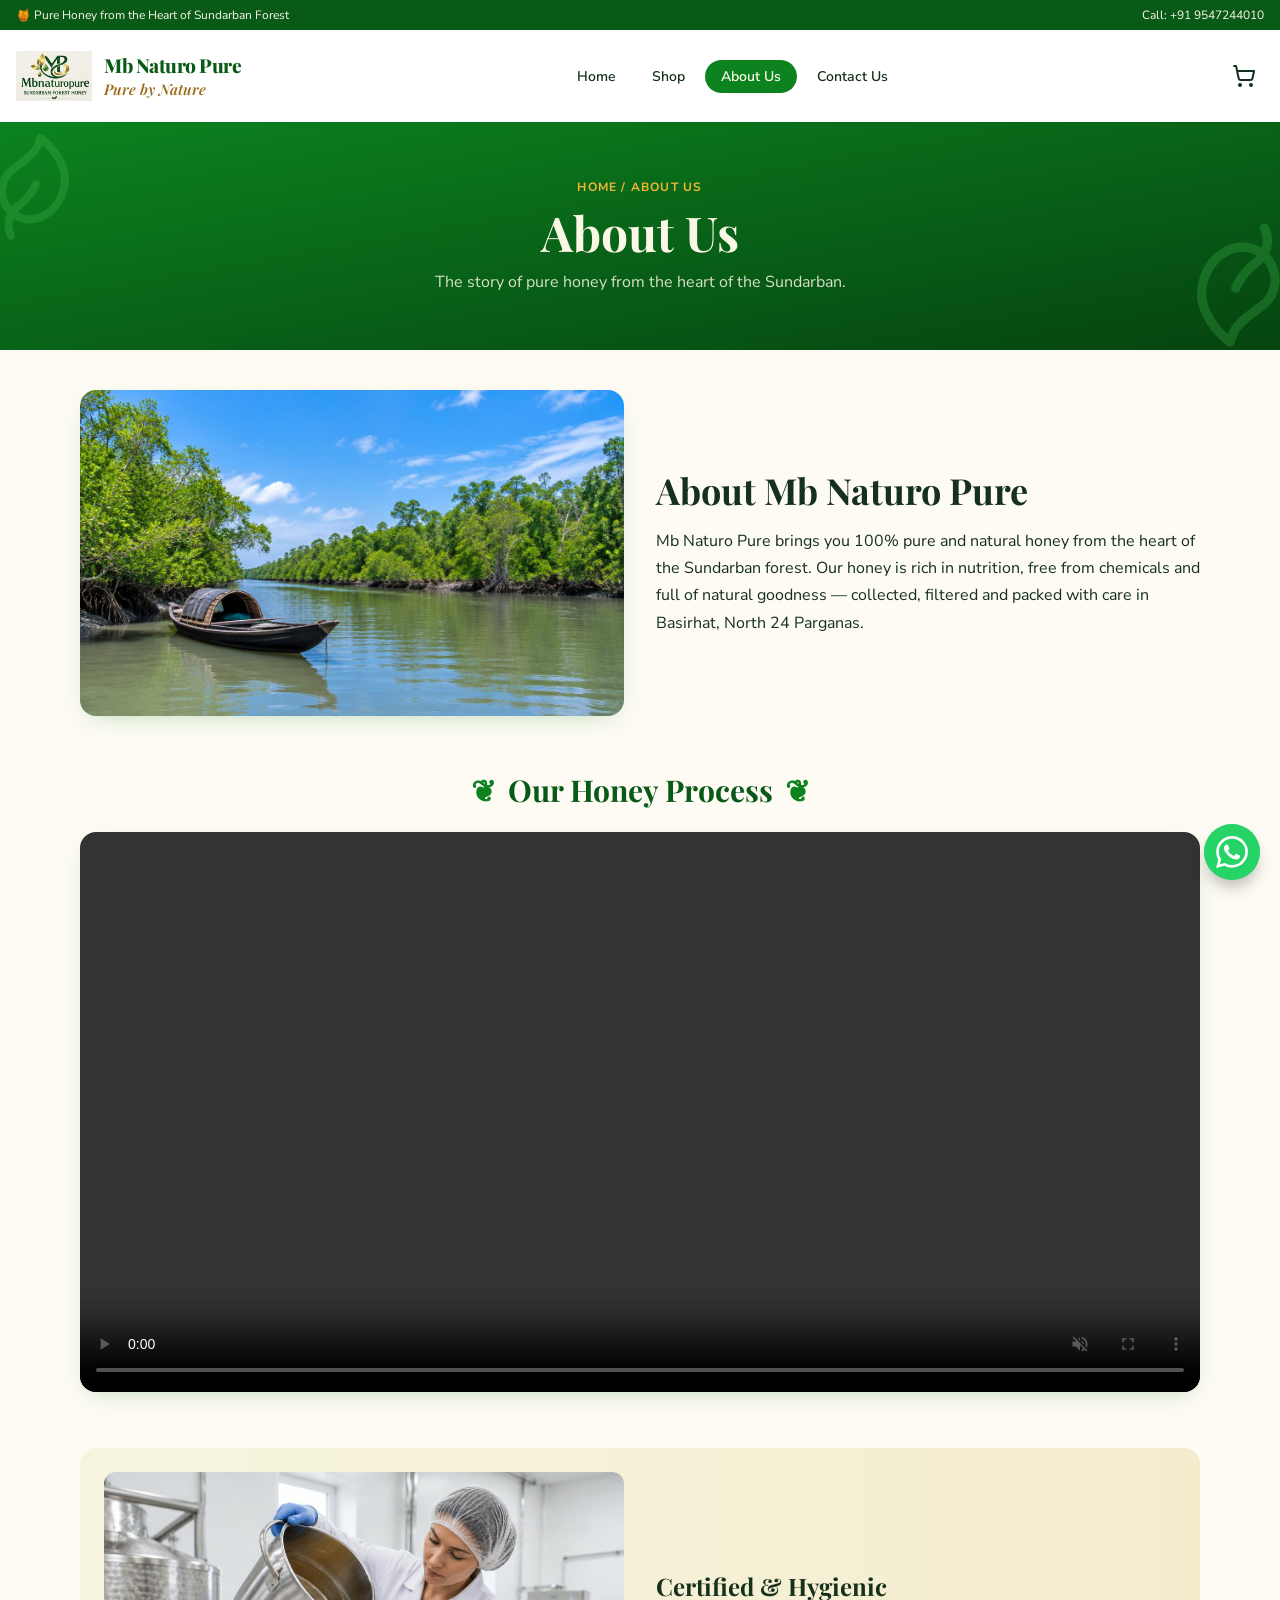
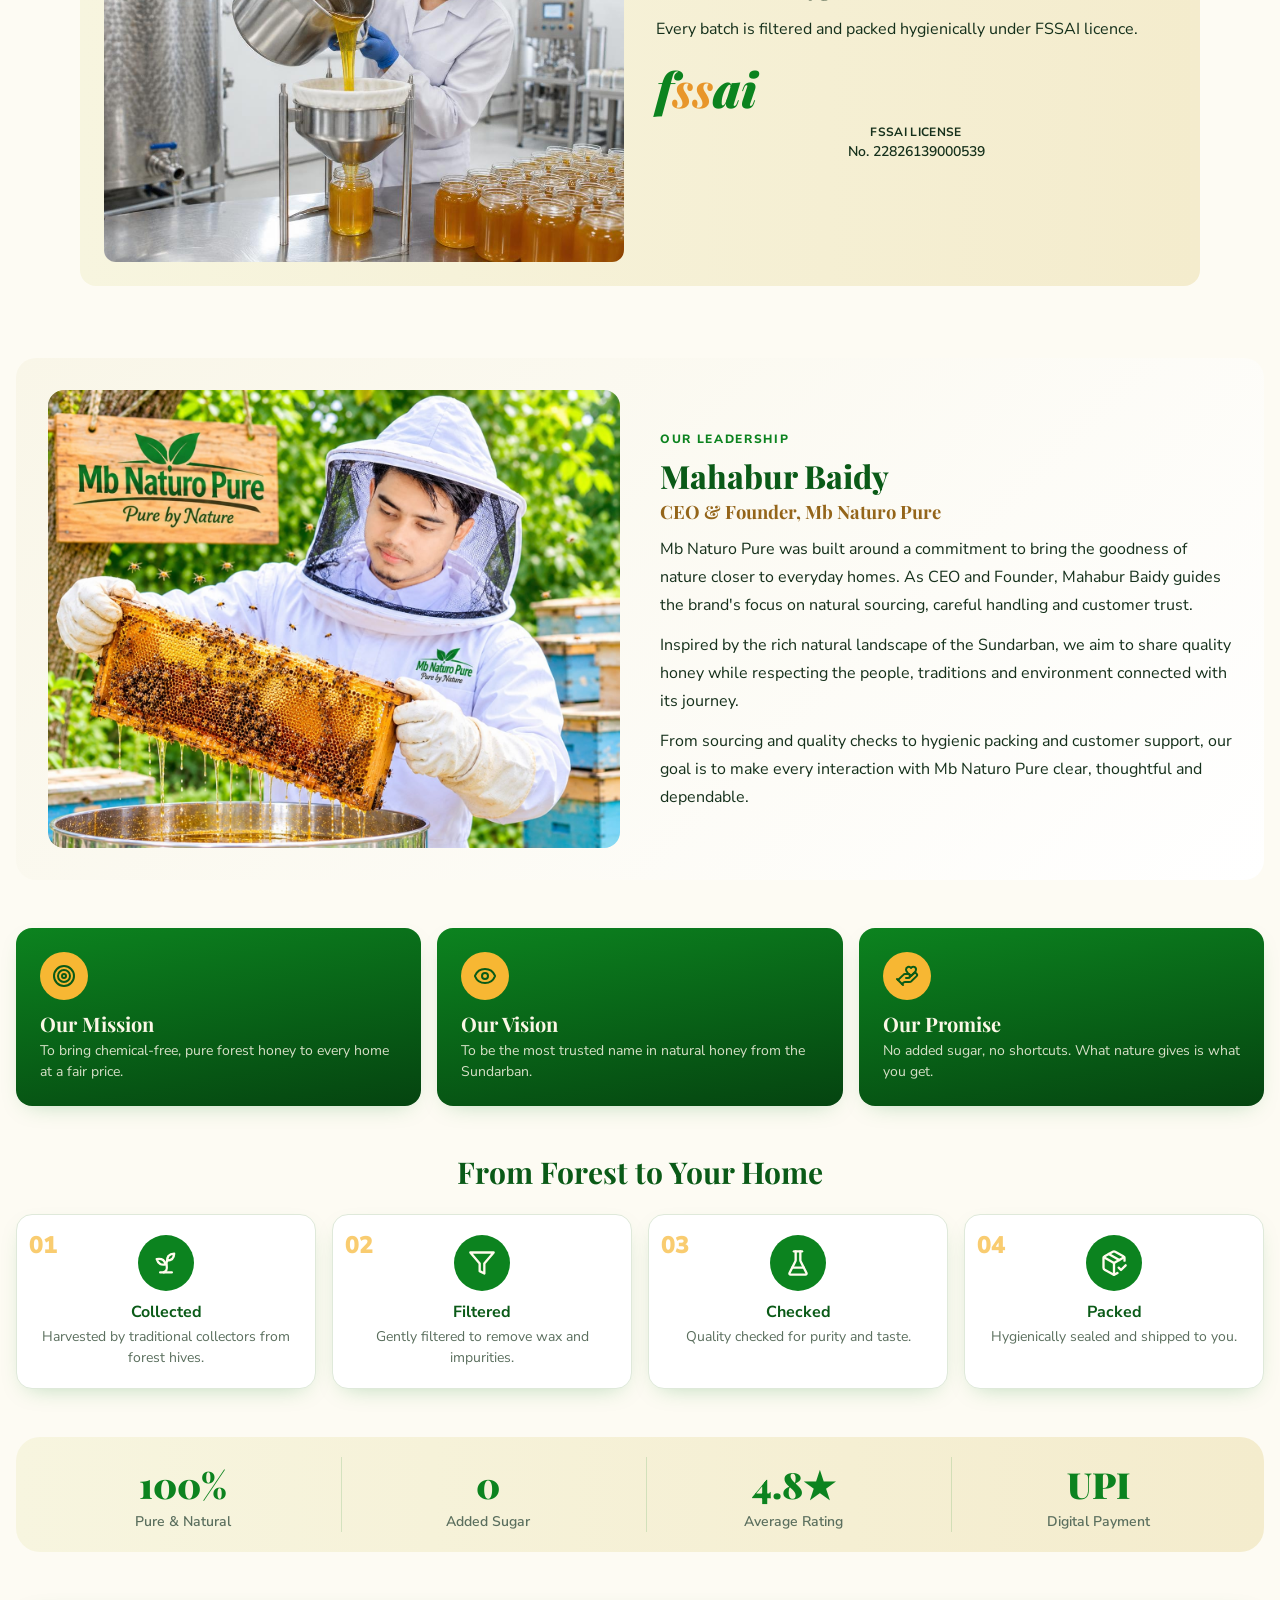
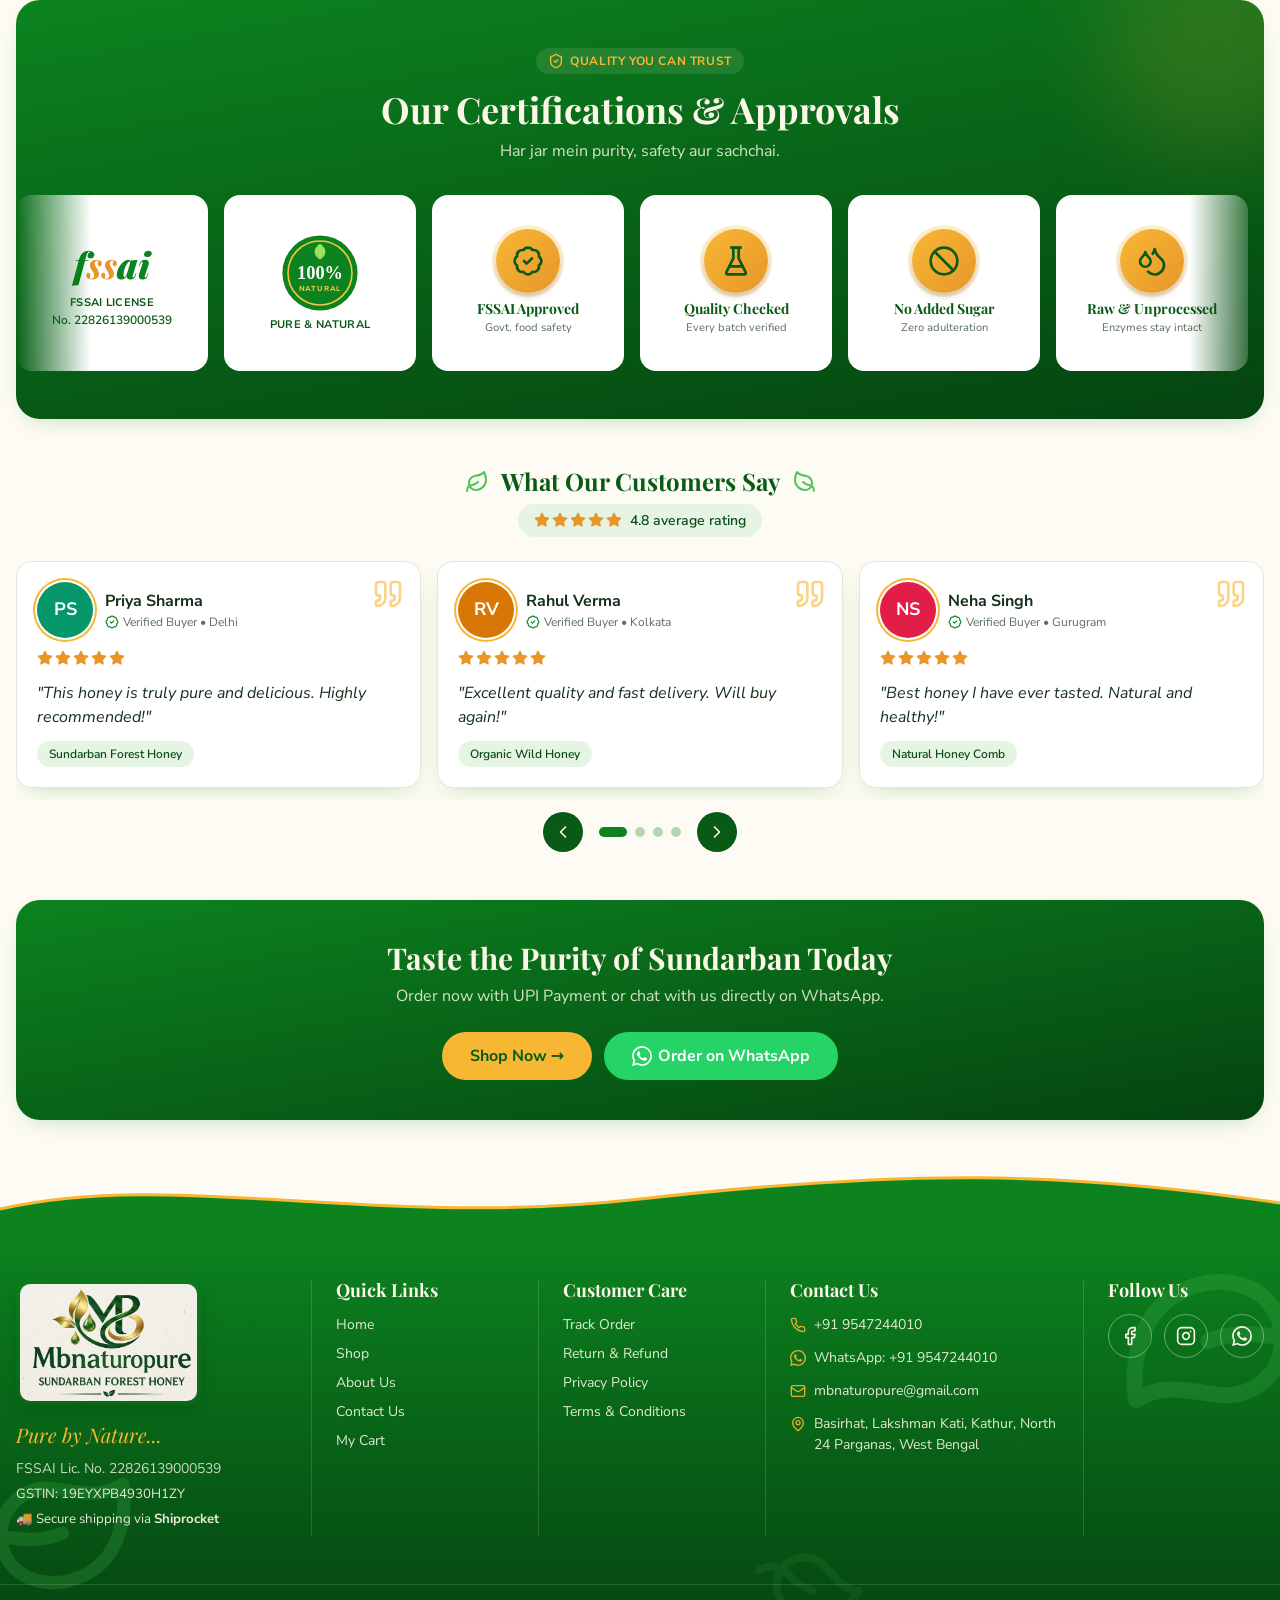
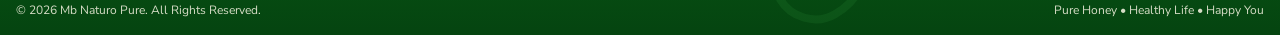
<file: about.html>
<!doctype html>
<html lang="en">
<head>
<meta charset="utf-8">
<meta name="viewport" content="width=device-width, initial-scale=1">
<title>About Us | Mb Naturo Pure</title>
<meta name="description" content="Our story: pure honey collected from the Sundarban mangrove forest.">
<meta property="og:type" content="website">
<meta property="og:title" content="About Us | Mb Naturo Pure">
<meta property="og:description" content="Pure honey from the Sundarban forest.">
<meta name="twitter:card" content="summary_large_image">
<link rel="icon" href="assets/favicon.png" type="image/png">
<link rel="preconnect" href="https://fonts.googleapis.com">
<link rel="preconnect" href="https://fonts.gstatic.com" crossorigin>
<link rel="stylesheet" href="https://fonts.googleapis.com/css2?family=Playfair+Display:wght@600;700;900&family=Nunito+Sans:wght@400;600;700;800&display=swap">
<link rel="stylesheet" href="css/style.css">
</head>
<body>
<header class="site-header">
  <div class="topbar"><div class="container">
    <span>🍯 Pure Honey from the Heart of Sundarban Forest</span>
    <a href="tel:9547244010" class="hide-sm">Call: +91 9547244010</a>
  </div></div>
  <div class="container header-main">
    <a href="index.html" class="logo"><img src="assets/logo.png" alt="Mb Naturo Pure logo" width="500" height="500"><span class="brand-lockup"><strong>Mb Naturo Pure</strong><em>Pure by Nature</em></span></a>
    <nav class="nav-desktop"><a href="index.html">Home</a><a href="shop.html">Shop</a><a href="about.html" class="active">About Us</a><a href="contact.html">Contact Us</a></nav>
    <div class="header-actions">
      <a href="cart.html" class="icon-btn" aria-label="Cart"><svg class="icon " viewBox="0 0 24 24" aria-hidden="true"><circle cx="8" cy="21" r="1"/><circle cx="19" cy="21" r="1"/><path d="M2.05 2.05h2l2.66 12.42a2 2 0 0 0 2 1.58h9.78a2 2 0 0 0 1.95-1.57l1.65-7.43H5.12"/></svg><span class="cart-count"></span></a>
      <button class="icon-btn menu-toggle" aria-label="Menu"><svg class="icon icon-menu" viewBox="0 0 24 24" aria-hidden="true"><path d="M4 12h16M4 6h16M4 18h16"/></svg><svg class="icon icon-close" viewBox="0 0 24 24" aria-hidden="true"><path d="M18 6 6 18M6 6l12 12"/></svg></button>
    </div>
  </div>
  <nav class="nav-mobile"><a href="index.html">Home</a><a href="shop.html">Shop</a><a href="about.html">About Us</a><a href="contact.html">Contact Us</a></nav>
</header>
<main>
<section class="banner">
  <svg class="icon leaf1" viewBox="0 0 24 24" aria-hidden="true"><path d="M11 20A7 7 0 0 1 9.8 6.1C15.5 5 17 4.48 19 2c1 2 2 4.18 2 8 0 5.5-4.78 10-10 10Z"/><path d="M2 21c0-3 1.85-5.36 5.08-6C9.5 14.52 12 13 13 12"/></svg><svg class="icon leaf2" viewBox="0 0 24 24" aria-hidden="true"><path d="M11 20A7 7 0 0 1 9.8 6.1C15.5 5 17 4.48 19 2c1 2 2 4.18 2 8 0 5.5-4.78 10-10 10Z"/><path d="M2 21c0-3 1.85-5.36 5.08-6C9.5 14.52 12 13 13 12"/></svg>
  <p class="crumb"><a href="index.html">Home</a> / About Us</p>
  <h1>About Us</h1>
  <p class="bs">The story of pure honey from the heart of the Sundarban.</p>
</section>
<div class="container-6 page-about">
  <div class="about-hero">
    <img src="assets/mangrove.jpg" alt="Sundarban mangrove river" width="1280" height="768">
    <div><h1>About Mb Naturo Pure</h1>
    <p>Mb Naturo Pure brings you 100% pure and natural honey from the heart of the Sundarban forest. Our honey is rich in nutrition, free from chemicals and full of natural goodness — collected, filtered and packed with care in Basirhat, North 24 Parganas.</p></div>
  </div>
  <div>
    <h2 class="section-title"><span>❦</span>Our Honey Process<span>❦</span></h2>
    <video src="assets/honey-process.mp4" class="video" controls autoplay muted loop playsinline></video>
  </div>
  <div class="cert bg-cream-gradient">
    <img src="assets/process.jpg" alt="Honey filtering and packing" loading="lazy" width="1024" height="768">
    <div class="col"><h2>Certified &amp; Hygienic</h2><p>Every batch is filtered and packed hygienically under FSSAI licence.</p><div class="fssai-badge"><div class="logo">f<b>ss</b>ai</div><p class="a">FSSAI LICENSE</p><p class="b">No. 22826139000539</p></div></div>
  </div>
</div>
<div class="container" style="padding-bottom:1rem">
  <section class="about-founder container">
  <div class="about-founder-photo"><img src="assets/ceo-founder.jpg" alt="Mahabur Baidy, CEO and Founder of Mb Naturo Pure" loading="lazy"></div>
  <div>
    <span class="founder-kicker">OUR LEADERSHIP</span>
    <h2>Mahabur Baidy</h2>
    <h3>CEO &amp; Founder, Mb Naturo Pure</h3>
    <p>Mb Naturo Pure was built around a commitment to bring the goodness of nature closer to everyday homes. As CEO and Founder, Mahabur Baidy guides the brand's focus on natural sourcing, careful handling and customer trust.</p>
    <p>Inspired by the rich natural landscape of the Sundarban, we aim to share quality honey while respecting the people, traditions and environment connected with its journey.</p>
    <p>From sourcing and quality checks to hygienic packing and customer support, our goal is to make every interaction with Mb Naturo Pure clear, thoughtful and dependable.</p>
  </div>
</section>
<section class="values"><div class="value"><span class="round"><svg class="icon " viewBox="0 0 24 24" aria-hidden="true"><circle cx="12" cy="12" r="10"/><circle cx="12" cy="12" r="6"/><circle cx="12" cy="12" r="2"/></svg></span><h3>Our Mission</h3><p>To bring chemical-free, pure forest honey to every home at a fair price.</p></div><div class="value"><span class="round"><svg class="icon " viewBox="0 0 24 24" aria-hidden="true"><path d="M2.062 12.348a1 1 0 0 1 0-.696 10.75 10.75 0 0 1 19.876 0 1 1 0 0 1 0 .696 10.75 10.75 0 0 1-19.876 0"/><circle cx="12" cy="12" r="3"/></svg></span><h3>Our Vision</h3><p>To be the most trusted name in natural honey from the Sundarban.</p></div><div class="value"><span class="round"><svg class="icon " viewBox="0 0 24 24" aria-hidden="true"><path d="M11 14h2a2 2 0 1 0 0-4h-3c-.6 0-1.1.2-1.4.6L3 16"/><path d="m7 20 1.6-1.4c.3-.4.8-.6 1.4-.6h4c1.1 0 2.1-.4 2.8-1.2l4.6-4.4a2 2 0 0 0-2.75-2.91l-4.2 3.9"/><path d="m2 15 6 6"/><path d="M19.5 8.5c.7-.7 1.5-1.6 1.5-2.7A2.73 2.73 0 0 0 16 4a2.78 2.78 0 0 0-5 1.8c0 1.2.8 2 1.5 2.8L16 12Z"/></svg></span><h3>Our Promise</h3><p>No added sugar, no shortcuts. What nature gives is what you get.</p></div></section>
  <section class="mt-12">
  <h2 class="h2 text-center">From Forest to Your Home</h2>
  <div class="process"><div class="card pstep"><span class="no">01</span><span class="round green"><svg class="icon " viewBox="0 0 24 24" aria-hidden="true"><path d="M7 20h10"/><path d="M10 20c5.5-2.5.8-6.4 3-10"/><path d="M9.5 9.4c1.1.8 1.8 2.2 2.3 3.7-2 .4-3.5.4-4.8-.3-1.2-.6-2.3-1.9-3-4.2 2.8-.5 4.4 0 5.5.8z"/><path d="M14.1 6a7 7 0 0 0-1.1 4c1.9-.1 3.3-.6 4.3-1.4 1-1 1.6-2.3 1.7-4.6-2.7.1-4 1-4.9 2z"/></svg></span><h3 class="sans">Collected</h3><p>Harvested by traditional collectors from forest hives.</p></div><div class="card pstep"><span class="no">02</span><span class="round green"><svg class="icon " viewBox="0 0 24 24" aria-hidden="true"><polygon points="22 3 2 3 10 12.46 10 19 14 21 14 12.46 22 3"/></svg></span><h3 class="sans">Filtered</h3><p>Gently filtered to remove wax and impurities.</p></div><div class="card pstep"><span class="no">03</span><span class="round green"><svg class="icon " viewBox="0 0 24 24" aria-hidden="true"><path d="M10 2v7.527a2 2 0 0 1-.211.896L4.72 20.55a1 1 0 0 0 .9 1.45h12.76a1 1 0 0 0 .9-1.45l-5.069-10.127A2 2 0 0 1 14 9.527V2"/><path d="M8.5 2h7"/><path d="M7 16h10"/></svg></span><h3 class="sans">Checked</h3><p>Quality checked for purity and taste.</p></div><div class="card pstep"><span class="no">04</span><span class="round green"><svg class="icon " viewBox="0 0 24 24" aria-hidden="true"><path d="m16 16 2 2 4-4"/><path d="M21 10V8a2 2 0 0 0-1-1.73l-7-4a2 2 0 0 0-2 0l-7 4A2 2 0 0 0 3 8v8a2 2 0 0 0 1 1.73l7 4a2 2 0 0 0 2 0l2-1.14"/><path d="m7.5 4.27 9 5.15"/><polyline points="3.29 7 12 12 20.71 7"/><line x1="12" x2="12" y1="22" y2="12"/></svg></span><h3 class="sans">Packed</h3><p>Hygienically sealed and shipped to you.</p></div></div>
</section>
  <section class="stats bg-cream-gradient"><div><p class="v">100%</p><p class="l">Pure &amp; Natural</p></div><div><p class="v">0</p><p class="l">Added Sugar</p></div><div><p class="v">4.8★</p><p class="l">Average Rating</p></div><div><p class="v">UPI</p><p class="l">Digital Payment</p></div></section>
  <section class="badges">
  <div class="glow"></div>
  <div class="in">
    <div class="head">
      <span class="chip"><svg class="icon " viewBox="0 0 24 24" aria-hidden="true"><path d="M20 13c0 5-3.5 7.5-7.66 8.95a1 1 0 0 1-.67-.01C7.5 20.5 4 18 4 13V6a1 1 0 0 1 1-1c2 0 4.5-1.2 6.24-2.72a1.17 1.17 0 0 1 1.52 0C14.51 3.81 17 5 19 5a1 1 0 0 1 1 1z"/><path d="m9 12 2 2 4-4"/></svg> Quality You Can Trust</span>
      <h2>Our Certifications &amp; Approvals</h2>
      <p>Har jar mein purity, safety aur sachchai.</p>
    </div>
    <div class="marquee-wrap"><div class="marquee"><div class="badge"><div class="fssai-logo">f<b>ss</b>ai</div><p class="t11">FSSAI LICENSE</p><p class="t12">No. 22826139000539</p></div><div class="badge"><svg viewBox="0 0 100 100" class="seal" aria-label="100% Natural">
<circle cx="50" cy="50" r="47" fill="#0c831f"/><circle cx="50" cy="50" r="40" fill="none" stroke="#f5c542" stroke-width="2"/>
<path d="M50 13c-9 6-9 15 0 20 9-5 9-14 0-20z" fill="#9be15d"/>
<text x="50" y="57" text-anchor="middle" font-size="23" font-weight="900" fill="#fff" font-family="Georgia, serif">100%</text>
<text x="50" y="72" text-anchor="middle" font-size="9" font-weight="800" fill="#f5c542" letter-spacing="1">NATURAL</text></svg><p class="t11">PURE &amp; NATURAL</p></div><div class="badge"><span class="bic"><svg class="icon " viewBox="0 0 24 24" aria-hidden="true"><path d="M3.85 8.62a4 4 0 0 1 4.78-4.77 4 4 0 0 1 6.74 0 4 4 0 0 1 4.78 4.78 4 4 0 0 1 0 6.74 4 4 0 0 1-4.77 4.78 4 4 0 0 1-6.75 0 4 4 0 0 1-4.78-4.77 4 4 0 0 1 0-6.76Z"/><path d="m9 12 2 2 4-4"/></svg></span><h3>FSSAI Approved</h3><p class="d">Govt. food safety</p></div><div class="badge"><span class="bic"><svg class="icon " viewBox="0 0 24 24" aria-hidden="true"><path d="M10 2v7.527a2 2 0 0 1-.211.896L4.72 20.55a1 1 0 0 0 .9 1.45h12.76a1 1 0 0 0 .9-1.45l-5.069-10.127A2 2 0 0 1 14 9.527V2"/><path d="M8.5 2h7"/><path d="M7 16h10"/></svg></span><h3>Quality Checked</h3><p class="d">Every batch verified</p></div><div class="badge"><span class="bic"><svg class="icon " viewBox="0 0 24 24" aria-hidden="true"><circle cx="12" cy="12" r="10"/><path d="m4.9 4.9 14.2 14.2"/></svg></span><h3>No Added Sugar</h3><p class="d">Zero adulteration</p></div><div class="badge"><span class="bic"><svg class="icon " viewBox="0 0 24 24" aria-hidden="true"><path d="M7 16.3c2.2 0 4-1.83 4-4.05 0-1.16-.57-2.26-1.71-3.19S7.29 6.75 7 5.3c-.29 1.45-1.14 2.84-2.29 3.76S3 11.1 3 12.25c0 2.22 1.8 4.05 4 4.05z"/><path d="M12.56 6.6A10.97 10.97 0 0 0 14 3.02c.5 2.5 2 4.9 4 6.5s3 3.5 3 5.5a6.98 6.98 0 0 1-11.91 4.97"/></svg></span><h3>Raw &amp; Unprocessed</h3><p class="d">Enzymes stay intact</p></div><div class="badge"><span class="bic"><svg class="icon " viewBox="0 0 24 24" aria-hidden="true"><path d="m16 16 2 2 4-4"/><path d="M21 10V8a2 2 0 0 0-1-1.73l-7-4a2 2 0 0 0-2 0l-7 4A2 2 0 0 0 3 8v8a2 2 0 0 0 1 1.73l7 4a2 2 0 0 0 2 0l2-1.14"/><path d="m7.5 4.27 9 5.15"/><polyline points="3.29 7 12 12 20.71 7"/><line x1="12" x2="12" y1="22" y2="12"/></svg></span><h3>Hygienically Packed</h3><p class="d">Sealed for freshness</p></div><div class="badge"><span class="bic"><svg class="icon " viewBox="0 0 24 24" aria-hidden="true"><path d="M20 10c0 6-8 12-8 12s-8-6-8-12a8 8 0 0 1 16 0Z"/><circle cx="12" cy="10" r="3"/></svg></span><h3>From Sundarban</h3><p class="d">Traditional collectors</p></div><div class="badge"><span class="bic"><svg class="icon " viewBox="0 0 24 24" aria-hidden="true"><circle cx="12" cy="8" r="6"/><path d="M15.477 12.89 17 22l-5-3-5 3 1.523-9.11"/></svg></span><h3>Premium Quality</h3><p class="d">Trusted by thousands</p></div><div class="badge" aria-hidden="true"><div class="fssai-logo">f<b>ss</b>ai</div><p class="t11">FSSAI LICENSE</p><p class="t12">No. 22826139000539</p></div><div class="badge" aria-hidden="true"><svg viewBox="0 0 100 100" class="seal" aria-label="100% Natural">
<circle cx="50" cy="50" r="47" fill="#0c831f"/><circle cx="50" cy="50" r="40" fill="none" stroke="#f5c542" stroke-width="2"/>
<path d="M50 13c-9 6-9 15 0 20 9-5 9-14 0-20z" fill="#9be15d"/>
<text x="50" y="57" text-anchor="middle" font-size="23" font-weight="900" fill="#fff" font-family="Georgia, serif">100%</text>
<text x="50" y="72" text-anchor="middle" font-size="9" font-weight="800" fill="#f5c542" letter-spacing="1">NATURAL</text></svg><p class="t11">PURE &amp; NATURAL</p></div><div class="badge" aria-hidden="true"><span class="bic"><svg class="icon " viewBox="0 0 24 24" aria-hidden="true"><path d="M3.85 8.62a4 4 0 0 1 4.78-4.77 4 4 0 0 1 6.74 0 4 4 0 0 1 4.78 4.78 4 4 0 0 1 0 6.74 4 4 0 0 1-4.77 4.78 4 4 0 0 1-6.75 0 4 4 0 0 1-4.78-4.77 4 4 0 0 1 0-6.76Z"/><path d="m9 12 2 2 4-4"/></svg></span><h3>FSSAI Approved</h3><p class="d">Govt. food safety</p></div><div class="badge" aria-hidden="true"><span class="bic"><svg class="icon " viewBox="0 0 24 24" aria-hidden="true"><path d="M10 2v7.527a2 2 0 0 1-.211.896L4.72 20.55a1 1 0 0 0 .9 1.45h12.76a1 1 0 0 0 .9-1.45l-5.069-10.127A2 2 0 0 1 14 9.527V2"/><path d="M8.5 2h7"/><path d="M7 16h10"/></svg></span><h3>Quality Checked</h3><p class="d">Every batch verified</p></div><div class="badge" aria-hidden="true"><span class="bic"><svg class="icon " viewBox="0 0 24 24" aria-hidden="true"><circle cx="12" cy="12" r="10"/><path d="m4.9 4.9 14.2 14.2"/></svg></span><h3>No Added Sugar</h3><p class="d">Zero adulteration</p></div><div class="badge" aria-hidden="true"><span class="bic"><svg class="icon " viewBox="0 0 24 24" aria-hidden="true"><path d="M7 16.3c2.2 0 4-1.83 4-4.05 0-1.16-.57-2.26-1.71-3.19S7.29 6.75 7 5.3c-.29 1.45-1.14 2.84-2.29 3.76S3 11.1 3 12.25c0 2.22 1.8 4.05 4 4.05z"/><path d="M12.56 6.6A10.97 10.97 0 0 0 14 3.02c.5 2.5 2 4.9 4 6.5s3 3.5 3 5.5a6.98 6.98 0 0 1-11.91 4.97"/></svg></span><h3>Raw &amp; Unprocessed</h3><p class="d">Enzymes stay intact</p></div><div class="badge" aria-hidden="true"><span class="bic"><svg class="icon " viewBox="0 0 24 24" aria-hidden="true"><path d="m16 16 2 2 4-4"/><path d="M21 10V8a2 2 0 0 0-1-1.73l-7-4a2 2 0 0 0-2 0l-7 4A2 2 0 0 0 3 8v8a2 2 0 0 0 1 1.73l7 4a2 2 0 0 0 2 0l2-1.14"/><path d="m7.5 4.27 9 5.15"/><polyline points="3.29 7 12 12 20.71 7"/><line x1="12" x2="12" y1="22" y2="12"/></svg></span><h3>Hygienically Packed</h3><p class="d">Sealed for freshness</p></div><div class="badge" aria-hidden="true"><span class="bic"><svg class="icon " viewBox="0 0 24 24" aria-hidden="true"><path d="M20 10c0 6-8 12-8 12s-8-6-8-12a8 8 0 0 1 16 0Z"/><circle cx="12" cy="10" r="3"/></svg></span><h3>From Sundarban</h3><p class="d">Traditional collectors</p></div><div class="badge" aria-hidden="true"><span class="bic"><svg class="icon " viewBox="0 0 24 24" aria-hidden="true"><circle cx="12" cy="8" r="6"/><path d="M15.477 12.89 17 22l-5-3-5 3 1.523-9.11"/></svg></span><h3>Premium Quality</h3><p class="d">Trusted by thousands</p></div></div></div>
  </div>
</section>
  <section class="mt-12 rev-slider">
  <div class="narrow">
    <h2 class="rev-title"><svg class="icon " viewBox="0 0 24 24" aria-hidden="true"><path d="M11 20A7 7 0 0 1 9.8 6.1C15.5 5 17 4.48 19 2c1 2 2 4.18 2 8 0 5.5-4.78 10-10 10Z"/><path d="M2 21c0-3 1.85-5.36 5.08-6C9.5 14.52 12 13 13 12"/></svg> What Our Customers Say <svg class="icon flip" viewBox="0 0 24 24" aria-hidden="true"><path d="M11 20A7 7 0 0 1 9.8 6.1C15.5 5 17 4.48 19 2c1 2 2 4.18 2 8 0 5.5-4.78 10-10 10Z"/><path d="M2 21c0-3 1.85-5.36 5.08-6C9.5 14.52 12 13 13 12"/></svg></h2>
    <div class="rating-pill"><span class="stars"><svg class="icon fill " viewBox="0 0 24 24" aria-hidden="true"><polygon points="12 2 15.09 8.26 22 9.27 17 14.14 18.18 21.02 12 17.77 5.82 21.02 7 14.14 2 9.27 8.91 8.26 12 2"/></svg><svg class="icon fill " viewBox="0 0 24 24" aria-hidden="true"><polygon points="12 2 15.09 8.26 22 9.27 17 14.14 18.18 21.02 12 17.77 5.82 21.02 7 14.14 2 9.27 8.91 8.26 12 2"/></svg><svg class="icon fill " viewBox="0 0 24 24" aria-hidden="true"><polygon points="12 2 15.09 8.26 22 9.27 17 14.14 18.18 21.02 12 17.77 5.82 21.02 7 14.14 2 9.27 8.91 8.26 12 2"/></svg><svg class="icon fill " viewBox="0 0 24 24" aria-hidden="true"><polygon points="12 2 15.09 8.26 22 9.27 17 14.14 18.18 21.02 12 17.77 5.82 21.02 7 14.14 2 9.27 8.91 8.26 12 2"/></svg><svg class="icon fill " viewBox="0 0 24 24" aria-hidden="true"><polygon points="12 2 15.09 8.26 22 9.27 17 14.14 18.18 21.02 12 17.77 5.82 21.02 7 14.14 2 9.27 8.91 8.26 12 2"/></svg></span> 4.8 average rating</div>
  </div>
  <div class="rev-track no-scrollbar"><figure class="rev">
  <svg class="icon q-ic" viewBox="0 0 24 24" aria-hidden="true"><path d="M16 3a2 2 0 0 0-2 2v6a2 2 0 0 0 2 2 1 1 0 0 1 1 1v1a2 2 0 0 1-2 2 1 1 0 0 0-1 1v2a1 1 0 0 0 1 1 6 6 0 0 0 6-6V5a2 2 0 0 0-2-2z"/><path d="M5 3a2 2 0 0 0-2 2v6a2 2 0 0 0 2 2 1 1 0 0 1 1 1v1a2 2 0 0 1-2 2 1 1 0 0 0-1 1v2a1 1 0 0 0 1 1 6 6 0 0 0 6-6V5a2 2 0 0 0-2-2z"/></svg>
  <div class="who"><span class="avatar" style="background:#059669">PS</span>
    <div style="min-width:0"><figcaption class="name">Priya Sharma</figcaption>
    <p class="city"><svg class="icon " viewBox="0 0 24 24" aria-hidden="true"><path d="M3.85 8.62a4 4 0 0 1 4.78-4.77 4 4 0 0 1 6.74 0 4 4 0 0 1 4.78 4.78 4 4 0 0 1 0 6.74 4 4 0 0 1-4.77 4.78 4 4 0 0 1-6.75 0 4 4 0 0 1-4.78-4.77 4 4 0 0 1 0-6.76Z"/><path d="m9 12 2 2 4-4"/></svg> Verified Buyer • Delhi</p></div></div>
  <span class="stars"><svg class="icon fill " viewBox="0 0 24 24" aria-hidden="true"><polygon points="12 2 15.09 8.26 22 9.27 17 14.14 18.18 21.02 12 17.77 5.82 21.02 7 14.14 2 9.27 8.91 8.26 12 2"/></svg><svg class="icon fill " viewBox="0 0 24 24" aria-hidden="true"><polygon points="12 2 15.09 8.26 22 9.27 17 14.14 18.18 21.02 12 17.77 5.82 21.02 7 14.14 2 9.27 8.91 8.26 12 2"/></svg><svg class="icon fill " viewBox="0 0 24 24" aria-hidden="true"><polygon points="12 2 15.09 8.26 22 9.27 17 14.14 18.18 21.02 12 17.77 5.82 21.02 7 14.14 2 9.27 8.91 8.26 12 2"/></svg><svg class="icon fill " viewBox="0 0 24 24" aria-hidden="true"><polygon points="12 2 15.09 8.26 22 9.27 17 14.14 18.18 21.02 12 17.77 5.82 21.02 7 14.14 2 9.27 8.91 8.26 12 2"/></svg><svg class="icon fill " viewBox="0 0 24 24" aria-hidden="true"><polygon points="12 2 15.09 8.26 22 9.27 17 14.14 18.18 21.02 12 17.77 5.82 21.02 7 14.14 2 9.27 8.91 8.26 12 2"/></svg></span>
  <blockquote>"This honey is truly pure and delicious. Highly recommended!"</blockquote>
  <p class="pill">Sundarban Forest Honey</p>
</figure><figure class="rev">
  <svg class="icon q-ic" viewBox="0 0 24 24" aria-hidden="true"><path d="M16 3a2 2 0 0 0-2 2v6a2 2 0 0 0 2 2 1 1 0 0 1 1 1v1a2 2 0 0 1-2 2 1 1 0 0 0-1 1v2a1 1 0 0 0 1 1 6 6 0 0 0 6-6V5a2 2 0 0 0-2-2z"/><path d="M5 3a2 2 0 0 0-2 2v6a2 2 0 0 0 2 2 1 1 0 0 1 1 1v1a2 2 0 0 1-2 2 1 1 0 0 0-1 1v2a1 1 0 0 0 1 1 6 6 0 0 0 6-6V5a2 2 0 0 0-2-2z"/></svg>
  <div class="who"><span class="avatar" style="background:#d97706">RV</span>
    <div style="min-width:0"><figcaption class="name">Rahul Verma</figcaption>
    <p class="city"><svg class="icon " viewBox="0 0 24 24" aria-hidden="true"><path d="M3.85 8.62a4 4 0 0 1 4.78-4.77 4 4 0 0 1 6.74 0 4 4 0 0 1 4.78 4.78 4 4 0 0 1 0 6.74 4 4 0 0 1-4.77 4.78 4 4 0 0 1-6.75 0 4 4 0 0 1-4.78-4.77 4 4 0 0 1 0-6.76Z"/><path d="m9 12 2 2 4-4"/></svg> Verified Buyer • Kolkata</p></div></div>
  <span class="stars"><svg class="icon fill " viewBox="0 0 24 24" aria-hidden="true"><polygon points="12 2 15.09 8.26 22 9.27 17 14.14 18.18 21.02 12 17.77 5.82 21.02 7 14.14 2 9.27 8.91 8.26 12 2"/></svg><svg class="icon fill " viewBox="0 0 24 24" aria-hidden="true"><polygon points="12 2 15.09 8.26 22 9.27 17 14.14 18.18 21.02 12 17.77 5.82 21.02 7 14.14 2 9.27 8.91 8.26 12 2"/></svg><svg class="icon fill " viewBox="0 0 24 24" aria-hidden="true"><polygon points="12 2 15.09 8.26 22 9.27 17 14.14 18.18 21.02 12 17.77 5.82 21.02 7 14.14 2 9.27 8.91 8.26 12 2"/></svg><svg class="icon fill " viewBox="0 0 24 24" aria-hidden="true"><polygon points="12 2 15.09 8.26 22 9.27 17 14.14 18.18 21.02 12 17.77 5.82 21.02 7 14.14 2 9.27 8.91 8.26 12 2"/></svg><svg class="icon fill " viewBox="0 0 24 24" aria-hidden="true"><polygon points="12 2 15.09 8.26 22 9.27 17 14.14 18.18 21.02 12 17.77 5.82 21.02 7 14.14 2 9.27 8.91 8.26 12 2"/></svg></span>
  <blockquote>"Excellent quality and fast delivery. Will buy again!"</blockquote>
  <p class="pill">Organic Wild Honey</p>
</figure><figure class="rev">
  <svg class="icon q-ic" viewBox="0 0 24 24" aria-hidden="true"><path d="M16 3a2 2 0 0 0-2 2v6a2 2 0 0 0 2 2 1 1 0 0 1 1 1v1a2 2 0 0 1-2 2 1 1 0 0 0-1 1v2a1 1 0 0 0 1 1 6 6 0 0 0 6-6V5a2 2 0 0 0-2-2z"/><path d="M5 3a2 2 0 0 0-2 2v6a2 2 0 0 0 2 2 1 1 0 0 1 1 1v1a2 2 0 0 1-2 2 1 1 0 0 0-1 1v2a1 1 0 0 0 1 1 6 6 0 0 0 6-6V5a2 2 0 0 0-2-2z"/></svg>
  <div class="who"><span class="avatar" style="background:#e11d48">NS</span>
    <div style="min-width:0"><figcaption class="name">Neha Singh</figcaption>
    <p class="city"><svg class="icon " viewBox="0 0 24 24" aria-hidden="true"><path d="M3.85 8.62a4 4 0 0 1 4.78-4.77 4 4 0 0 1 6.74 0 4 4 0 0 1 4.78 4.78 4 4 0 0 1 0 6.74 4 4 0 0 1-4.77 4.78 4 4 0 0 1-6.75 0 4 4 0 0 1-4.78-4.77 4 4 0 0 1 0-6.76Z"/><path d="m9 12 2 2 4-4"/></svg> Verified Buyer • Gurugram</p></div></div>
  <span class="stars"><svg class="icon fill " viewBox="0 0 24 24" aria-hidden="true"><polygon points="12 2 15.09 8.26 22 9.27 17 14.14 18.18 21.02 12 17.77 5.82 21.02 7 14.14 2 9.27 8.91 8.26 12 2"/></svg><svg class="icon fill " viewBox="0 0 24 24" aria-hidden="true"><polygon points="12 2 15.09 8.26 22 9.27 17 14.14 18.18 21.02 12 17.77 5.82 21.02 7 14.14 2 9.27 8.91 8.26 12 2"/></svg><svg class="icon fill " viewBox="0 0 24 24" aria-hidden="true"><polygon points="12 2 15.09 8.26 22 9.27 17 14.14 18.18 21.02 12 17.77 5.82 21.02 7 14.14 2 9.27 8.91 8.26 12 2"/></svg><svg class="icon fill " viewBox="0 0 24 24" aria-hidden="true"><polygon points="12 2 15.09 8.26 22 9.27 17 14.14 18.18 21.02 12 17.77 5.82 21.02 7 14.14 2 9.27 8.91 8.26 12 2"/></svg><svg class="icon fill " viewBox="0 0 24 24" aria-hidden="true"><polygon points="12 2 15.09 8.26 22 9.27 17 14.14 18.18 21.02 12 17.77 5.82 21.02 7 14.14 2 9.27 8.91 8.26 12 2"/></svg></span>
  <blockquote>"Best honey I have ever tasted. Natural and healthy!"</blockquote>
  <p class="pill">Natural Honey Comb</p>
</figure><figure class="rev">
  <svg class="icon q-ic" viewBox="0 0 24 24" aria-hidden="true"><path d="M16 3a2 2 0 0 0-2 2v6a2 2 0 0 0 2 2 1 1 0 0 1 1 1v1a2 2 0 0 1-2 2 1 1 0 0 0-1 1v2a1 1 0 0 0 1 1 6 6 0 0 0 6-6V5a2 2 0 0 0-2-2z"/><path d="M5 3a2 2 0 0 0-2 2v6a2 2 0 0 0 2 2 1 1 0 0 1 1 1v1a2 2 0 0 1-2 2 1 1 0 0 0-1 1v2a1 1 0 0 0 1 1 6 6 0 0 0 6-6V5a2 2 0 0 0-2-2z"/></svg>
  <div class="who"><span class="avatar" style="background:#0284c7">AD</span>
    <div style="min-width:0"><figcaption class="name">Amit Das</figcaption>
    <p class="city"><svg class="icon " viewBox="0 0 24 24" aria-hidden="true"><path d="M3.85 8.62a4 4 0 0 1 4.78-4.77 4 4 0 0 1 6.74 0 4 4 0 0 1 4.78 4.78 4 4 0 0 1 0 6.74 4 4 0 0 1-4.77 4.78 4 4 0 0 1-6.75 0 4 4 0 0 1-4.78-4.77 4 4 0 0 1 0-6.76Z"/><path d="m9 12 2 2 4-4"/></svg> Verified Buyer • Howrah</p></div></div>
  <span class="stars"><svg class="icon fill " viewBox="0 0 24 24" aria-hidden="true"><polygon points="12 2 15.09 8.26 22 9.27 17 14.14 18.18 21.02 12 17.77 5.82 21.02 7 14.14 2 9.27 8.91 8.26 12 2"/></svg><svg class="icon fill " viewBox="0 0 24 24" aria-hidden="true"><polygon points="12 2 15.09 8.26 22 9.27 17 14.14 18.18 21.02 12 17.77 5.82 21.02 7 14.14 2 9.27 8.91 8.26 12 2"/></svg><svg class="icon fill " viewBox="0 0 24 24" aria-hidden="true"><polygon points="12 2 15.09 8.26 22 9.27 17 14.14 18.18 21.02 12 17.77 5.82 21.02 7 14.14 2 9.27 8.91 8.26 12 2"/></svg><svg class="icon fill " viewBox="0 0 24 24" aria-hidden="true"><polygon points="12 2 15.09 8.26 22 9.27 17 14.14 18.18 21.02 12 17.77 5.82 21.02 7 14.14 2 9.27 8.91 8.26 12 2"/></svg><svg class="icon fill " viewBox="0 0 24 24" aria-hidden="true"><polygon points="12 2 15.09 8.26 22 9.27 17 14.14 18.18 21.02 12 17.77 5.82 21.02 7 14.14 2 9.27 8.91 8.26 12 2"/></svg></span>
  <blockquote>"Family pack is great value. Taste is thick, rich and not artificial."</blockquote>
  <p class="pill">Organic Honey 1 kg</p>
</figure><figure class="rev">
  <svg class="icon q-ic" viewBox="0 0 24 24" aria-hidden="true"><path d="M16 3a2 2 0 0 0-2 2v6a2 2 0 0 0 2 2 1 1 0 0 1 1 1v1a2 2 0 0 1-2 2 1 1 0 0 0-1 1v2a1 1 0 0 0 1 1 6 6 0 0 0 6-6V5a2 2 0 0 0-2-2z"/><path d="M5 3a2 2 0 0 0-2 2v6a2 2 0 0 0 2 2 1 1 0 0 1 1 1v1a2 2 0 0 1-2 2 1 1 0 0 0-1 1v2a1 1 0 0 0 1 1 6 6 0 0 0 6-6V5a2 2 0 0 0-2-2z"/></svg>
  <div class="who"><span class="avatar" style="background:#7c3aed">SG</span>
    <div style="min-width:0"><figcaption class="name">Sneha Gupta</figcaption>
    <p class="city"><svg class="icon " viewBox="0 0 24 24" aria-hidden="true"><path d="M3.85 8.62a4 4 0 0 1 4.78-4.77 4 4 0 0 1 6.74 0 4 4 0 0 1 4.78 4.78 4 4 0 0 1 0 6.74 4 4 0 0 1-4.77 4.78 4 4 0 0 1-6.75 0 4 4 0 0 1-4.78-4.77 4 4 0 0 1 0-6.76Z"/><path d="m9 12 2 2 4-4"/></svg> Verified Buyer • Mumbai</p></div></div>
  <span class="stars"><svg class="icon fill " viewBox="0 0 24 24" aria-hidden="true"><polygon points="12 2 15.09 8.26 22 9.27 17 14.14 18.18 21.02 12 17.77 5.82 21.02 7 14.14 2 9.27 8.91 8.26 12 2"/></svg><svg class="icon fill " viewBox="0 0 24 24" aria-hidden="true"><polygon points="12 2 15.09 8.26 22 9.27 17 14.14 18.18 21.02 12 17.77 5.82 21.02 7 14.14 2 9.27 8.91 8.26 12 2"/></svg><svg class="icon fill " viewBox="0 0 24 24" aria-hidden="true"><polygon points="12 2 15.09 8.26 22 9.27 17 14.14 18.18 21.02 12 17.77 5.82 21.02 7 14.14 2 9.27 8.91 8.26 12 2"/></svg><svg class="icon fill " viewBox="0 0 24 24" aria-hidden="true"><polygon points="12 2 15.09 8.26 22 9.27 17 14.14 18.18 21.02 12 17.77 5.82 21.02 7 14.14 2 9.27 8.91 8.26 12 2"/></svg><svg class="icon fill " viewBox="0 0 24 24" aria-hidden="true"><polygon points="12 2 15.09 8.26 22 9.27 17 14.14 18.18 21.02 12 17.77 5.82 21.02 7 14.14 2 9.27 8.91 8.26 12 2"/></svg></span>
  <blockquote>"Gifted this on Diwali and everyone loved the packing and quality."</blockquote>
  <p class="pill">Premium Honey Gift Pack</p>
</figure><figure class="rev">
  <svg class="icon q-ic" viewBox="0 0 24 24" aria-hidden="true"><path d="M16 3a2 2 0 0 0-2 2v6a2 2 0 0 0 2 2 1 1 0 0 1 1 1v1a2 2 0 0 1-2 2 1 1 0 0 0-1 1v2a1 1 0 0 0 1 1 6 6 0 0 0 6-6V5a2 2 0 0 0-2-2z"/><path d="M5 3a2 2 0 0 0-2 2v6a2 2 0 0 0 2 2 1 1 0 0 1 1 1v1a2 2 0 0 1-2 2 1 1 0 0 0-1 1v2a1 1 0 0 0 1 1 6 6 0 0 0 6-6V5a2 2 0 0 0-2-2z"/></svg>
  <div class="who"><span class="avatar" style="background:#0d9488">RB</span>
    <div style="min-width:0"><figcaption class="name">Rohit Banerjee</figcaption>
    <p class="city"><svg class="icon " viewBox="0 0 24 24" aria-hidden="true"><path d="M3.85 8.62a4 4 0 0 1 4.78-4.77 4 4 0 0 1 6.74 0 4 4 0 0 1 4.78 4.78 4 4 0 0 1 0 6.74 4 4 0 0 1-4.77 4.78 4 4 0 0 1-6.75 0 4 4 0 0 1-4.78-4.77 4 4 0 0 1 0-6.76Z"/><path d="m9 12 2 2 4-4"/></svg> Verified Buyer • Siliguri</p></div></div>
  <span class="stars"><svg class="icon fill " viewBox="0 0 24 24" aria-hidden="true"><polygon points="12 2 15.09 8.26 22 9.27 17 14.14 18.18 21.02 12 17.77 5.82 21.02 7 14.14 2 9.27 8.91 8.26 12 2"/></svg><svg class="icon fill " viewBox="0 0 24 24" aria-hidden="true"><polygon points="12 2 15.09 8.26 22 9.27 17 14.14 18.18 21.02 12 17.77 5.82 21.02 7 14.14 2 9.27 8.91 8.26 12 2"/></svg><svg class="icon fill " viewBox="0 0 24 24" aria-hidden="true"><polygon points="12 2 15.09 8.26 22 9.27 17 14.14 18.18 21.02 12 17.77 5.82 21.02 7 14.14 2 9.27 8.91 8.26 12 2"/></svg><svg class="icon fill " viewBox="0 0 24 24" aria-hidden="true"><polygon points="12 2 15.09 8.26 22 9.27 17 14.14 18.18 21.02 12 17.77 5.82 21.02 7 14.14 2 9.27 8.91 8.26 12 2"/></svg><svg class="icon fill " viewBox="0 0 24 24" aria-hidden="true"><polygon points="12 2 15.09 8.26 22 9.27 17 14.14 18.18 21.02 12 17.77 5.82 21.02 7 14.14 2 9.27 8.91 8.26 12 2"/></svg></span>
  <blockquote>"Crystallised naturally in winter, which proves it is real. Very happy!"</blockquote>
  <p class="pill">Pure Honey 250 g</p>
</figure></div>
  <div class="rev-nav">
    <button class="arrow rev-prev" aria-label="Previous review"><svg class="icon " viewBox="0 0 24 24" aria-hidden="true"><path d="m15 18-6-6 6-6"/></svg></button>
    <div class="rev-dots"></div>
    <button class="arrow rev-next" aria-label="Next review"><svg class="icon " viewBox="0 0 24 24" aria-hidden="true"><path d="m9 18 6-6-6-6"/></svg></button>
  </div>
</section>
  <section class="cta">
  <h2>Taste the Purity of Sundarban Today</h2>
  <p>Order now with UPI Payment or chat with us directly on WhatsApp.</p>
  <div class="row">
    <a href="shop.html" class="btn btn-accent btn-pill">Shop Now →</a>
    <a href="https://wa.me/919547244010" target="_blank" rel="noreferrer" class="btn btn-wa btn-pill"><svg class="icon fill " viewBox="0 0 24 24" aria-hidden="true" style="stroke:none"><path d="M17.472 14.382c-.297-.149-1.758-.867-2.03-.967-.273-.099-.471-.148-.67.15-.197.297-.767.966-.94 1.164-.173.199-.347.223-.644.075-.297-.15-1.255-.463-2.39-1.475-.883-.788-1.48-1.761-1.653-2.059-.173-.297-.018-.458.13-.606.134-.133.298-.347.446-.52.149-.174.198-.298.298-.497.099-.198.05-.371-.025-.52-.075-.149-.669-1.612-.916-2.207-.242-.579-.487-.5-.669-.51-.173-.008-.371-.01-.57-.01-.198 0-.52.074-.792.372-.272.297-1.04 1.016-1.04 2.479 0 1.462 1.065 2.875 1.213 3.074.149.198 2.096 3.2 5.077 4.487.709.306 1.262.489 1.694.625.712.227 1.36.195 1.871.118.571-.085 1.758-.719 2.006-1.413.248-.694.248-1.289.173-1.413-.074-.124-.272-.198-.57-.347m-5.421 7.403h-.004a9.87 9.87 0 01-5.031-1.378l-.361-.214-3.741.982.998-3.648-.235-.374a9.86 9.86 0 01-1.51-5.26c.001-5.45 4.436-9.884 9.888-9.884 2.64 0 5.122 1.03 6.988 2.898a9.825 9.825 0 012.893 6.994c-.003 5.45-4.437 9.884-9.885 9.884m8.413-18.297A11.815 11.815 0 0012.05 0C5.495 0 .16 5.335.157 11.892c0 2.096.547 4.142 1.588 5.945L.057 24l6.305-1.654a11.882 11.882 0 005.683 1.448h.005c6.554 0 11.89-5.335 11.893-11.893a11.821 11.821 0 00-3.48-8.413Z"/></svg> Order on WhatsApp</a>
  </div>
</section>
</div>
</main>
<footer class="site-footer">
  <svg viewBox="0 0 1440 70" preserveAspectRatio="none" aria-hidden="true" class="footer-wave">
    <path d="M0 46C200 6 420 66 720 36S1200 8 1440 40V70H0Z" fill="currentColor"/>
    <path d="M0 46C200 6 420 66 720 36S1200 8 1440 40" fill="none" stroke="#f7b733" stroke-width="3"/>
  </svg>
  <div class="footer-body">
    <svg class="icon footer-leaf l1" viewBox="0 0 24 24" aria-hidden="true"><path d="M11 20A7 7 0 0 1 9.8 6.1C15.5 5 17 4.48 19 2c1 2 2 4.18 2 8 0 5.5-4.78 10-10 10Z"/><path d="M2 21c0-3 1.85-5.36 5.08-6C9.5 14.52 12 13 13 12"/></svg><svg class="icon footer-leaf l2" viewBox="0 0 24 24" aria-hidden="true"><path d="M11 20A7 7 0 0 1 9.8 6.1C15.5 5 17 4.48 19 2c1 2 2 4.18 2 8 0 5.5-4.78 10-10 10Z"/><path d="M2 21c0-3 1.85-5.36 5.08-6C9.5 14.52 12 13 13 12"/></svg><svg class="icon footer-leaf l3" viewBox="0 0 24 24" aria-hidden="true"><path d="M11 20A7 7 0 0 1 9.8 6.1C15.5 5 17 4.48 19 2c1 2 2 4.18 2 8 0 5.5-4.78 10-10 10Z"/><path d="M2 21c0-3 1.85-5.36 5.08-6C9.5 14.52 12 13 13 12"/></svg>
    <div class="container footer-grid">
      <div class="footer-col">
        <div class="footer-logo"><img src="assets/logo.png" alt="Mb Naturo Pure" loading="lazy" width="500" height="500"></div>
        <p class="footer-tag">Pure by Nature...</p>
        <p class="footer-fssai">FSSAI Lic. No. 22826139000539</p><p class="footer-gst">GSTIN: 19EYXPB4930H1ZY</p><p class="footer-shipping">🚚 Secure shipping via <strong>Shiprocket</strong></p>
      </div>
      <div class="footer-col"><h3>Quick Links</h3><ul><li><a href="index.html">Home</a></li><li><a href="shop.html">Shop</a></li><li><a href="about.html">About Us</a></li><li><a href="contact.html">Contact Us</a></li><li><a href="cart.html">My Cart</a></li></ul></div>
      <div class="footer-col"><h3>Customer Care</h3><ul>
        <li><a href="https://wa.me/919547244010?text=Hi%2C%20I%20want%20to%20track%20my%20order." target="_blank" rel="noreferrer">Track Order</a></li>
        <li><a href="policies.html#returns">Return &amp; Refund</a></li>
        <li><a href="policies.html#privacy">Privacy Policy</a></li>
        <li><a href="policies.html#terms">Terms &amp; Conditions</a></li>
      </ul></div>
      <div class="footer-col"><h3>Contact Us</h3><ul class="contact">
        <li><svg class="icon " viewBox="0 0 24 24" aria-hidden="true"><path d="M22 16.92v3a2 2 0 0 1-2.18 2 19.79 19.79 0 0 1-8.63-3.07 19.5 19.5 0 0 1-6-6 19.79 19.79 0 0 1-3.07-8.67A2 2 0 0 1 4.11 2h3a2 2 0 0 1 2 1.72c.127.96.361 1.903.7 2.81a2 2 0 0 1-.45 2.11L8.09 9.91a16 16 0 0 0 6 6l1.27-1.27a2 2 0 0 1 2.11-.45c.907.339 1.85.573 2.81.7A2 2 0 0 1 22 16.92z"/></svg><a href="tel:9547244010">+91 9547244010</a></li>
        <li><svg class="icon fill " viewBox="0 0 24 24" aria-hidden="true" style="stroke:none"><path d="M17.472 14.382c-.297-.149-1.758-.867-2.03-.967-.273-.099-.471-.148-.67.15-.197.297-.767.966-.94 1.164-.173.199-.347.223-.644.075-.297-.15-1.255-.463-2.39-1.475-.883-.788-1.48-1.761-1.653-2.059-.173-.297-.018-.458.13-.606.134-.133.298-.347.446-.52.149-.174.198-.298.298-.497.099-.198.05-.371-.025-.52-.075-.149-.669-1.612-.916-2.207-.242-.579-.487-.5-.669-.51-.173-.008-.371-.01-.57-.01-.198 0-.52.074-.792.372-.272.297-1.04 1.016-1.04 2.479 0 1.462 1.065 2.875 1.213 3.074.149.198 2.096 3.2 5.077 4.487.709.306 1.262.489 1.694.625.712.227 1.36.195 1.871.118.571-.085 1.758-.719 2.006-1.413.248-.694.248-1.289.173-1.413-.074-.124-.272-.198-.57-.347m-5.421 7.403h-.004a9.87 9.87 0 01-5.031-1.378l-.361-.214-3.741.982.998-3.648-.235-.374a9.86 9.86 0 01-1.51-5.26c.001-5.45 4.436-9.884 9.888-9.884 2.64 0 5.122 1.03 6.988 2.898a9.825 9.825 0 012.893 6.994c-.003 5.45-4.437 9.884-9.885 9.884m8.413-18.297A11.815 11.815 0 0012.05 0C5.495 0 .16 5.335.157 11.892c0 2.096.547 4.142 1.588 5.945L.057 24l6.305-1.654a11.882 11.882 0 005.683 1.448h.005c6.554 0 11.89-5.335 11.893-11.893a11.821 11.821 0 00-3.48-8.413Z"/></svg><a href="https://wa.me/919547244010" target="_blank" rel="noreferrer">WhatsApp: +91 9547244010</a></li>
        <li><svg class="icon " viewBox="0 0 24 24" aria-hidden="true"><rect width="20" height="16" x="2" y="4" rx="2"/><path d="m22 7-8.97 5.7a1.94 1.94 0 0 1-2.06 0L2 7"/></svg><a href="mailto:mbnaturopure@gmail.com" style="word-break:break-all">mbnaturopure@gmail.com</a></li>
        <li><svg class="icon " viewBox="0 0 24 24" aria-hidden="true"><path d="M20 10c0 6-8 12-8 12s-8-6-8-12a8 8 0 0 1 16 0Z"/><circle cx="12" cy="10" r="3"/></svg><span>Basirhat, Lakshman Kati, Kathur, North 24 Parganas, West Bengal</span></li>
      </ul></div>
      <div class="footer-col"><h3>Follow Us</h3><div class="social">
        <a href="https://www.facebook.com/share/1CGWaCuecz/" target="_blank" rel="noreferrer" aria-label="Facebook"><svg class="icon " viewBox="0 0 24 24" aria-hidden="true"><path d="M18 2h-3a5 5 0 0 0-5 5v3H7v4h3v8h4v-8h3l1-4h-4V7a1 1 0 0 1 1-1h3z"/></svg></a>
        <a href="https://www.instagram.com/mbnaturopure?srtk=ZTJodGIwbjhyaXZt" target="_blank" rel="noreferrer" aria-label="Instagram"><svg class="icon " viewBox="0 0 24 24" aria-hidden="true"><rect width="20" height="20" x="2" y="2" rx="5" ry="5"/><path d="M16 11.37A4 4 0 1 1 12.63 8 4 4 0 0 1 16 11.37z"/><line x1="17.5" x2="17.51" y1="6.5" y2="6.5"/></svg></a>
        <a href="https://wa.me/919547244010" target="_blank" rel="noreferrer" aria-label="WhatsApp" class="wa"><svg class="icon fill " viewBox="0 0 24 24" aria-hidden="true" style="stroke:none"><path d="M17.472 14.382c-.297-.149-1.758-.867-2.03-.967-.273-.099-.471-.148-.67.15-.197.297-.767.966-.94 1.164-.173.199-.347.223-.644.075-.297-.15-1.255-.463-2.39-1.475-.883-.788-1.48-1.761-1.653-2.059-.173-.297-.018-.458.13-.606.134-.133.298-.347.446-.52.149-.174.198-.298.298-.497.099-.198.05-.371-.025-.52-.075-.149-.669-1.612-.916-2.207-.242-.579-.487-.5-.669-.51-.173-.008-.371-.01-.57-.01-.198 0-.52.074-.792.372-.272.297-1.04 1.016-1.04 2.479 0 1.462 1.065 2.875 1.213 3.074.149.198 2.096 3.2 5.077 4.487.709.306 1.262.489 1.694.625.712.227 1.36.195 1.871.118.571-.085 1.758-.719 2.006-1.413.248-.694.248-1.289.173-1.413-.074-.124-.272-.198-.57-.347m-5.421 7.403h-.004a9.87 9.87 0 01-5.031-1.378l-.361-.214-3.741.982.998-3.648-.235-.374a9.86 9.86 0 01-1.51-5.26c.001-5.45 4.436-9.884 9.888-9.884 2.64 0 5.122 1.03 6.988 2.898a9.825 9.825 0 012.893 6.994c-.003 5.45-4.437 9.884-9.885 9.884m8.413-18.297A11.815 11.815 0 0012.05 0C5.495 0 .16 5.335.157 11.892c0 2.096.547 4.142 1.588 5.945L.057 24l6.305-1.654a11.882 11.882 0 005.683 1.448h.005c6.554 0 11.89-5.335 11.893-11.893a11.821 11.821 0 00-3.48-8.413Z"/></svg></a>
      </div></div>
    </div>
    <div class="footer-bottom"><div class="container">
      <span>© 2026 Mb Naturo Pure. All Rights Reserved.</span>
      <span>Pure Honey • Healthy Life • Happy You</span>
    </div></div>
  </div>
</footer>
<nav aria-label="Quick navigation" class="mobile-nav"><div class="mobile-nav-inner">
  <a href="index.html" class="nav-item"><svg class="icon " viewBox="0 0 24 24" aria-hidden="true"><path d="m3 9 9-7 9 7v11a2 2 0 0 1-2 2H5a2 2 0 0 1-2-2z"/><polyline points="9 22 9 12 15 12 15 22"/></svg>Home</a><a href="shop.html" class="nav-item"><svg class="icon " viewBox="0 0 24 24" aria-hidden="true"><path d="m2 7 4.41-4.41A2 2 0 0 1 7.83 2h8.34a2 2 0 0 1 1.42.59L22 7"/><path d="M4 12v8a2 2 0 0 0 2 2h12a2 2 0 0 0 2-2v-8"/><path d="M15 22v-4a2 2 0 0 0-2-2h-2a2 2 0 0 0-2 2v4"/><path d="M2 7h20"/><path d="M22 7v3a2 2 0 0 1-2 2a2.7 2.7 0 0 1-1.59-.63.7.7 0 0 0-.82 0A2.7 2.7 0 0 1 16 12a2.7 2.7 0 0 1-1.59-.63.7.7 0 0 0-.82 0A2.7 2.7 0 0 1 12 12a2.7 2.7 0 0 1-1.59-.63.7.7 0 0 0-.82 0A2.7 2.7 0 0 1 8 12a2.7 2.7 0 0 1-1.59-.63.7.7 0 0 0-.82 0A2.7 2.7 0 0 1 4 12a2 2 0 0 1-2-2V7"/></svg>Shop</a>
  <div class="center"><a href="cart.html" aria-label="Cart" class="cart-fab"><svg class="icon " viewBox="0 0 24 24" aria-hidden="true"><path d="M6 2 3 6v14a2 2 0 0 0 2 2h14a2 2 0 0 0 2-2V6l-3-4z"/><path d="M3 6h18"/><path d="M16 10a4 4 0 0 1-8 0"/></svg><span class="cart-count"></span></a></div>
  <a href="https://wa.me/919547244010" target="_blank" rel="noreferrer" class="nav-item"><svg class="icon fill wa-ic" viewBox="0 0 24 24" aria-hidden="true" style="stroke:none"><path d="M17.472 14.382c-.297-.149-1.758-.867-2.03-.967-.273-.099-.471-.148-.67.15-.197.297-.767.966-.94 1.164-.173.199-.347.223-.644.075-.297-.15-1.255-.463-2.39-1.475-.883-.788-1.48-1.761-1.653-2.059-.173-.297-.018-.458.13-.606.134-.133.298-.347.446-.52.149-.174.198-.298.298-.497.099-.198.05-.371-.025-.52-.075-.149-.669-1.612-.916-2.207-.242-.579-.487-.5-.669-.51-.173-.008-.371-.01-.57-.01-.198 0-.52.074-.792.372-.272.297-1.04 1.016-1.04 2.479 0 1.462 1.065 2.875 1.213 3.074.149.198 2.096 3.2 5.077 4.487.709.306 1.262.489 1.694.625.712.227 1.36.195 1.871.118.571-.085 1.758-.719 2.006-1.413.248-.694.248-1.289.173-1.413-.074-.124-.272-.198-.57-.347m-5.421 7.403h-.004a9.87 9.87 0 01-5.031-1.378l-.361-.214-3.741.982.998-3.648-.235-.374a9.86 9.86 0 01-1.51-5.26c.001-5.45 4.436-9.884 9.888-9.884 2.64 0 5.122 1.03 6.988 2.898a9.825 9.825 0 012.893 6.994c-.003 5.45-4.437 9.884-9.885 9.884m8.413-18.297A11.815 11.815 0 0012.05 0C5.495 0 .16 5.335.157 11.892c0 2.096.547 4.142 1.588 5.945L.057 24l6.305-1.654a11.882 11.882 0 005.683 1.448h.005c6.554 0 11.89-5.335 11.893-11.893a11.821 11.821 0 00-3.48-8.413Z"/></svg>Chat</a>
  <a href="contact.html" class="nav-item"><svg class="icon " viewBox="0 0 24 24" aria-hidden="true"><path d="M22 16.92v3a2 2 0 0 1-2.18 2 19.79 19.79 0 0 1-8.63-3.07 19.5 19.5 0 0 1-6-6 19.79 19.79 0 0 1-3.07-8.67A2 2 0 0 1 4.11 2h3a2 2 0 0 1 2 1.72c.127.96.361 1.903.7 2.81a2 2 0 0 1-.45 2.11L8.09 9.91a16 16 0 0 0 6 6l1.27-1.27a2 2 0 0 1 2.11-.45c.907.339 1.85.573 2.81.7A2 2 0 0 1 22 16.92z"/></svg>Contact</a>
</div></nav>
<a href="https://wa.me/919547244010?text=Hello%21%20I%20want%20to%20know%20more%20about%20your%20honey." target="_blank" rel="noreferrer" aria-label="Chat on WhatsApp" class="wa-fab">
  <span class="label">Chat with us</span>
  <span class="bubble"><span class="ping"></span><svg class="icon fill " viewBox="0 0 24 24" aria-hidden="true" style="stroke:none"><path d="M17.472 14.382c-.297-.149-1.758-.867-2.03-.967-.273-.099-.471-.148-.67.15-.197.297-.767.966-.94 1.164-.173.199-.347.223-.644.075-.297-.15-1.255-.463-2.39-1.475-.883-.788-1.48-1.761-1.653-2.059-.173-.297-.018-.458.13-.606.134-.133.298-.347.446-.52.149-.174.198-.298.298-.497.099-.198.05-.371-.025-.52-.075-.149-.669-1.612-.916-2.207-.242-.579-.487-.5-.669-.51-.173-.008-.371-.01-.57-.01-.198 0-.52.074-.792.372-.272.297-1.04 1.016-1.04 2.479 0 1.462 1.065 2.875 1.213 3.074.149.198 2.096 3.2 5.077 4.487.709.306 1.262.489 1.694.625.712.227 1.36.195 1.871.118.571-.085 1.758-.719 2.006-1.413.248-.694.248-1.289.173-1.413-.074-.124-.272-.198-.57-.347m-5.421 7.403h-.004a9.87 9.87 0 01-5.031-1.378l-.361-.214-3.741.982.998-3.648-.235-.374a9.86 9.86 0 01-1.51-5.26c.001-5.45 4.436-9.884 9.888-9.884 2.64 0 5.122 1.03 6.988 2.898a9.825 9.825 0 012.893 6.994c-.003 5.45-4.437 9.884-9.885 9.884m8.413-18.297A11.815 11.815 0 0012.05 0C5.495 0 .16 5.335.157 11.892c0 2.096.547 4.142 1.588 5.945L.057 24l6.305-1.654a11.882 11.882 0 005.683 1.448h.005c6.554 0 11.89-5.335 11.893-11.893a11.821 11.821 0 00-3.48-8.413Z"/></svg></span>
</a>
<div id="toasts" aria-live="polite"></div>
<script src="js/data.js"></script>
<script src="js/icons.js"></script>
<script src="js/main.js"></script>
</body>
</html>
</file>
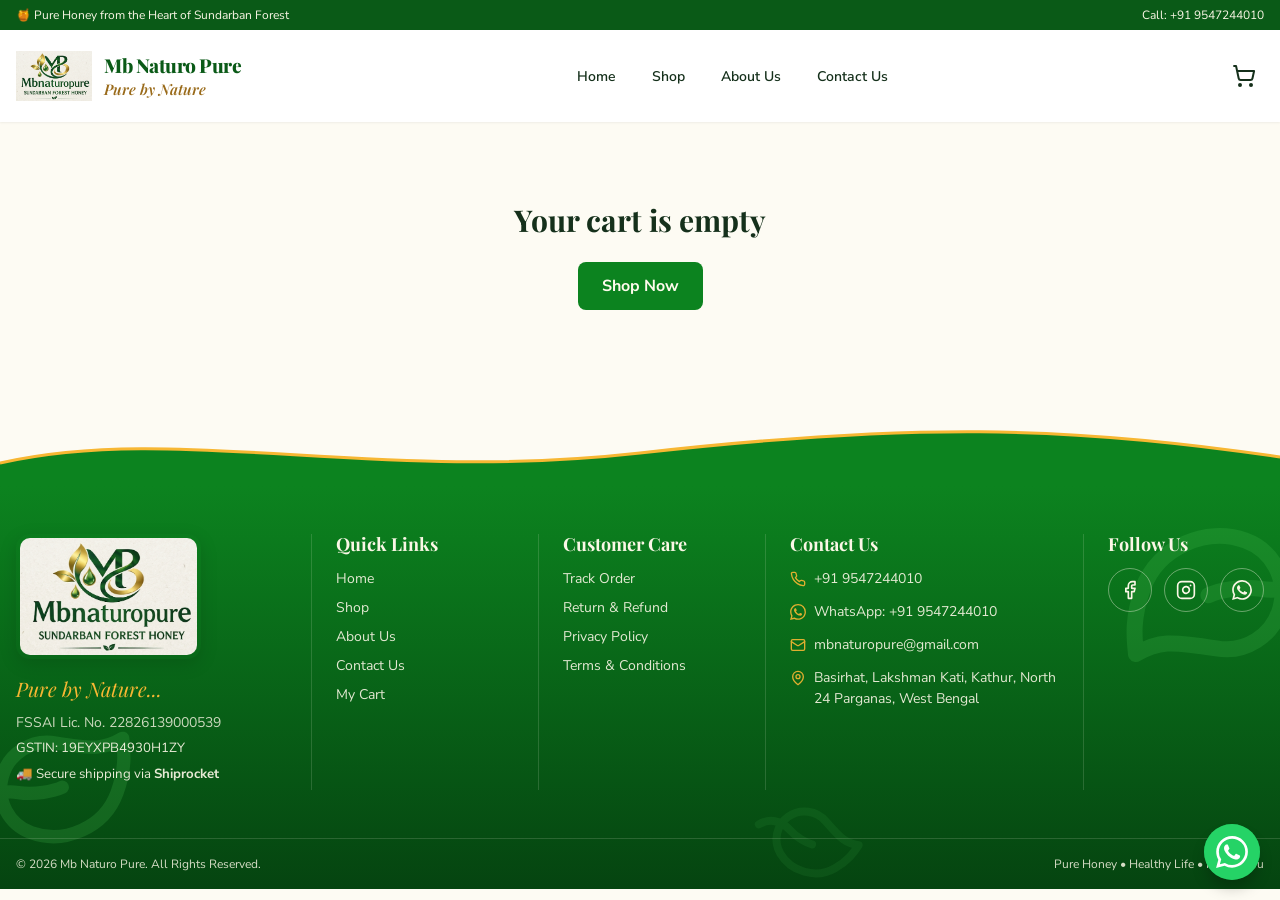
<file: cart.html>
<!doctype html>
<html lang="en">
<head>
<meta charset="utf-8">
<meta name="viewport" content="width=device-width, initial-scale=1">
<title>Your Cart | Mb Naturo Pure</title>
<meta name="description" content="Review the honey products in your cart.">
<meta property="og:type" content="website">
<meta property="og:title" content="Your Cart | Mb Naturo Pure">
<meta property="og:description" content="Review your cart.">
<meta name="twitter:card" content="summary_large_image">
<link rel="icon" href="assets/favicon.png" type="image/png">
<link rel="preconnect" href="https://fonts.googleapis.com">
<link rel="preconnect" href="https://fonts.gstatic.com" crossorigin>
<link rel="stylesheet" href="https://fonts.googleapis.com/css2?family=Playfair+Display:wght@600;700;900&family=Nunito+Sans:wght@400;600;700;800&display=swap">
<link rel="stylesheet" href="css/style.css">
</head>
<body>
<header class="site-header">
  <div class="topbar"><div class="container">
    <span>🍯 Pure Honey from the Heart of Sundarban Forest</span>
    <a href="tel:9547244010" class="hide-sm">Call: +91 9547244010</a>
  </div></div>
  <div class="container header-main">
    <a href="index.html" class="logo"><img src="assets/logo.png" alt="Mb Naturo Pure logo" width="500" height="500"><span class="brand-lockup"><strong>Mb Naturo Pure</strong><em>Pure by Nature</em></span></a>
    <nav class="nav-desktop"><a href="index.html">Home</a><a href="shop.html">Shop</a><a href="about.html">About Us</a><a href="contact.html">Contact Us</a></nav>
    <div class="header-actions">
      <a href="cart.html" class="icon-btn" aria-label="Cart"><svg class="icon " viewBox="0 0 24 24" aria-hidden="true"><circle cx="8" cy="21" r="1"/><circle cx="19" cy="21" r="1"/><path d="M2.05 2.05h2l2.66 12.42a2 2 0 0 0 2 1.58h9.78a2 2 0 0 0 1.95-1.57l1.65-7.43H5.12"/></svg><span class="cart-count"></span></a>
      <button class="icon-btn menu-toggle" aria-label="Menu"><svg class="icon icon-menu" viewBox="0 0 24 24" aria-hidden="true"><path d="M4 12h16M4 6h16M4 18h16"/></svg><svg class="icon icon-close" viewBox="0 0 24 24" aria-hidden="true"><path d="M18 6 6 18M6 6l12 12"/></svg></button>
    </div>
  </div>
  <nav class="nav-mobile"><a href="index.html">Home</a><a href="shop.html">Shop</a><a href="about.html">About Us</a><a href="contact.html">Contact Us</a></nav>
</header>
<main>
<div id="cart-root"></div>
</main>
<footer class="site-footer">
  <svg viewBox="0 0 1440 70" preserveAspectRatio="none" aria-hidden="true" class="footer-wave">
    <path d="M0 46C200 6 420 66 720 36S1200 8 1440 40V70H0Z" fill="currentColor"/>
    <path d="M0 46C200 6 420 66 720 36S1200 8 1440 40" fill="none" stroke="#f7b733" stroke-width="3"/>
  </svg>
  <div class="footer-body">
    <svg class="icon footer-leaf l1" viewBox="0 0 24 24" aria-hidden="true"><path d="M11 20A7 7 0 0 1 9.8 6.1C15.5 5 17 4.48 19 2c1 2 2 4.18 2 8 0 5.5-4.78 10-10 10Z"/><path d="M2 21c0-3 1.85-5.36 5.08-6C9.5 14.52 12 13 13 12"/></svg><svg class="icon footer-leaf l2" viewBox="0 0 24 24" aria-hidden="true"><path d="M11 20A7 7 0 0 1 9.8 6.1C15.5 5 17 4.48 19 2c1 2 2 4.18 2 8 0 5.5-4.78 10-10 10Z"/><path d="M2 21c0-3 1.85-5.36 5.08-6C9.5 14.52 12 13 13 12"/></svg><svg class="icon footer-leaf l3" viewBox="0 0 24 24" aria-hidden="true"><path d="M11 20A7 7 0 0 1 9.8 6.1C15.5 5 17 4.48 19 2c1 2 2 4.18 2 8 0 5.5-4.78 10-10 10Z"/><path d="M2 21c0-3 1.85-5.36 5.08-6C9.5 14.52 12 13 13 12"/></svg>
    <div class="container footer-grid">
      <div class="footer-col">
        <div class="footer-logo"><img src="assets/logo.png" alt="Mb Naturo Pure" loading="lazy" width="500" height="500"></div>
        <p class="footer-tag">Pure by Nature...</p>
        <p class="footer-fssai">FSSAI Lic. No. 22826139000539</p><p class="footer-gst">GSTIN: 19EYXPB4930H1ZY</p><p class="footer-shipping">🚚 Secure shipping via <strong>Shiprocket</strong></p>
      </div>
      <div class="footer-col"><h3>Quick Links</h3><ul><li><a href="index.html">Home</a></li><li><a href="shop.html">Shop</a></li><li><a href="about.html">About Us</a></li><li><a href="contact.html">Contact Us</a></li><li><a href="cart.html">My Cart</a></li></ul></div>
      <div class="footer-col"><h3>Customer Care</h3><ul>
        <li><a href="https://wa.me/919547244010?text=Hi%2C%20I%20want%20to%20track%20my%20order." target="_blank" rel="noreferrer">Track Order</a></li>
        <li><a href="policies.html#returns">Return &amp; Refund</a></li>
        <li><a href="policies.html#privacy">Privacy Policy</a></li>
        <li><a href="policies.html#terms">Terms &amp; Conditions</a></li>
      </ul></div>
      <div class="footer-col"><h3>Contact Us</h3><ul class="contact">
        <li><svg class="icon " viewBox="0 0 24 24" aria-hidden="true"><path d="M22 16.92v3a2 2 0 0 1-2.18 2 19.79 19.79 0 0 1-8.63-3.07 19.5 19.5 0 0 1-6-6 19.79 19.79 0 0 1-3.07-8.67A2 2 0 0 1 4.11 2h3a2 2 0 0 1 2 1.72c.127.96.361 1.903.7 2.81a2 2 0 0 1-.45 2.11L8.09 9.91a16 16 0 0 0 6 6l1.27-1.27a2 2 0 0 1 2.11-.45c.907.339 1.85.573 2.81.7A2 2 0 0 1 22 16.92z"/></svg><a href="tel:9547244010">+91 9547244010</a></li>
        <li><svg class="icon fill " viewBox="0 0 24 24" aria-hidden="true" style="stroke:none"><path d="M17.472 14.382c-.297-.149-1.758-.867-2.03-.967-.273-.099-.471-.148-.67.15-.197.297-.767.966-.94 1.164-.173.199-.347.223-.644.075-.297-.15-1.255-.463-2.39-1.475-.883-.788-1.48-1.761-1.653-2.059-.173-.297-.018-.458.13-.606.134-.133.298-.347.446-.52.149-.174.198-.298.298-.497.099-.198.05-.371-.025-.52-.075-.149-.669-1.612-.916-2.207-.242-.579-.487-.5-.669-.51-.173-.008-.371-.01-.57-.01-.198 0-.52.074-.792.372-.272.297-1.04 1.016-1.04 2.479 0 1.462 1.065 2.875 1.213 3.074.149.198 2.096 3.2 5.077 4.487.709.306 1.262.489 1.694.625.712.227 1.36.195 1.871.118.571-.085 1.758-.719 2.006-1.413.248-.694.248-1.289.173-1.413-.074-.124-.272-.198-.57-.347m-5.421 7.403h-.004a9.87 9.87 0 01-5.031-1.378l-.361-.214-3.741.982.998-3.648-.235-.374a9.86 9.86 0 01-1.51-5.26c.001-5.45 4.436-9.884 9.888-9.884 2.64 0 5.122 1.03 6.988 2.898a9.825 9.825 0 012.893 6.994c-.003 5.45-4.437 9.884-9.885 9.884m8.413-18.297A11.815 11.815 0 0012.05 0C5.495 0 .16 5.335.157 11.892c0 2.096.547 4.142 1.588 5.945L.057 24l6.305-1.654a11.882 11.882 0 005.683 1.448h.005c6.554 0 11.89-5.335 11.893-11.893a11.821 11.821 0 00-3.48-8.413Z"/></svg><a href="https://wa.me/919547244010" target="_blank" rel="noreferrer">WhatsApp: +91 9547244010</a></li>
        <li><svg class="icon " viewBox="0 0 24 24" aria-hidden="true"><rect width="20" height="16" x="2" y="4" rx="2"/><path d="m22 7-8.97 5.7a1.94 1.94 0 0 1-2.06 0L2 7"/></svg><a href="mailto:mbnaturopure@gmail.com" style="word-break:break-all">mbnaturopure@gmail.com</a></li>
        <li><svg class="icon " viewBox="0 0 24 24" aria-hidden="true"><path d="M20 10c0 6-8 12-8 12s-8-6-8-12a8 8 0 0 1 16 0Z"/><circle cx="12" cy="10" r="3"/></svg><span>Basirhat, Lakshman Kati, Kathur, North 24 Parganas, West Bengal</span></li>
      </ul></div>
      <div class="footer-col"><h3>Follow Us</h3><div class="social">
        <a href="https://www.facebook.com/share/1CGWaCuecz/" target="_blank" rel="noreferrer" aria-label="Facebook"><svg class="icon " viewBox="0 0 24 24" aria-hidden="true"><path d="M18 2h-3a5 5 0 0 0-5 5v3H7v4h3v8h4v-8h3l1-4h-4V7a1 1 0 0 1 1-1h3z"/></svg></a>
        <a href="https://www.instagram.com/mbnaturopure?srtk=ZTJodGIwbjhyaXZt" target="_blank" rel="noreferrer" aria-label="Instagram"><svg class="icon " viewBox="0 0 24 24" aria-hidden="true"><rect width="20" height="20" x="2" y="2" rx="5" ry="5"/><path d="M16 11.37A4 4 0 1 1 12.63 8 4 4 0 0 1 16 11.37z"/><line x1="17.5" x2="17.51" y1="6.5" y2="6.5"/></svg></a>
        <a href="https://wa.me/919547244010" target="_blank" rel="noreferrer" aria-label="WhatsApp" class="wa"><svg class="icon fill " viewBox="0 0 24 24" aria-hidden="true" style="stroke:none"><path d="M17.472 14.382c-.297-.149-1.758-.867-2.03-.967-.273-.099-.471-.148-.67.15-.197.297-.767.966-.94 1.164-.173.199-.347.223-.644.075-.297-.15-1.255-.463-2.39-1.475-.883-.788-1.48-1.761-1.653-2.059-.173-.297-.018-.458.13-.606.134-.133.298-.347.446-.52.149-.174.198-.298.298-.497.099-.198.05-.371-.025-.52-.075-.149-.669-1.612-.916-2.207-.242-.579-.487-.5-.669-.51-.173-.008-.371-.01-.57-.01-.198 0-.52.074-.792.372-.272.297-1.04 1.016-1.04 2.479 0 1.462 1.065 2.875 1.213 3.074.149.198 2.096 3.2 5.077 4.487.709.306 1.262.489 1.694.625.712.227 1.36.195 1.871.118.571-.085 1.758-.719 2.006-1.413.248-.694.248-1.289.173-1.413-.074-.124-.272-.198-.57-.347m-5.421 7.403h-.004a9.87 9.87 0 01-5.031-1.378l-.361-.214-3.741.982.998-3.648-.235-.374a9.86 9.86 0 01-1.51-5.26c.001-5.45 4.436-9.884 9.888-9.884 2.64 0 5.122 1.03 6.988 2.898a9.825 9.825 0 012.893 6.994c-.003 5.45-4.437 9.884-9.885 9.884m8.413-18.297A11.815 11.815 0 0012.05 0C5.495 0 .16 5.335.157 11.892c0 2.096.547 4.142 1.588 5.945L.057 24l6.305-1.654a11.882 11.882 0 005.683 1.448h.005c6.554 0 11.89-5.335 11.893-11.893a11.821 11.821 0 00-3.48-8.413Z"/></svg></a>
      </div></div>
    </div>
    <div class="footer-bottom"><div class="container">
      <span>© 2026 Mb Naturo Pure. All Rights Reserved.</span>
      <span>Pure Honey • Healthy Life • Happy You</span>
    </div></div>
  </div>
</footer>
<nav aria-label="Quick navigation" class="mobile-nav"><div class="mobile-nav-inner">
  <a href="index.html" class="nav-item"><svg class="icon " viewBox="0 0 24 24" aria-hidden="true"><path d="m3 9 9-7 9 7v11a2 2 0 0 1-2 2H5a2 2 0 0 1-2-2z"/><polyline points="9 22 9 12 15 12 15 22"/></svg>Home</a><a href="shop.html" class="nav-item"><svg class="icon " viewBox="0 0 24 24" aria-hidden="true"><path d="m2 7 4.41-4.41A2 2 0 0 1 7.83 2h8.34a2 2 0 0 1 1.42.59L22 7"/><path d="M4 12v8a2 2 0 0 0 2 2h12a2 2 0 0 0 2-2v-8"/><path d="M15 22v-4a2 2 0 0 0-2-2h-2a2 2 0 0 0-2 2v4"/><path d="M2 7h20"/><path d="M22 7v3a2 2 0 0 1-2 2a2.7 2.7 0 0 1-1.59-.63.7.7 0 0 0-.82 0A2.7 2.7 0 0 1 16 12a2.7 2.7 0 0 1-1.59-.63.7.7 0 0 0-.82 0A2.7 2.7 0 0 1 12 12a2.7 2.7 0 0 1-1.59-.63.7.7 0 0 0-.82 0A2.7 2.7 0 0 1 8 12a2.7 2.7 0 0 1-1.59-.63.7.7 0 0 0-.82 0A2.7 2.7 0 0 1 4 12a2 2 0 0 1-2-2V7"/></svg>Shop</a>
  <div class="center"><a href="cart.html" aria-label="Cart" class="cart-fab"><svg class="icon " viewBox="0 0 24 24" aria-hidden="true"><path d="M6 2 3 6v14a2 2 0 0 0 2 2h14a2 2 0 0 0 2-2V6l-3-4z"/><path d="M3 6h18"/><path d="M16 10a4 4 0 0 1-8 0"/></svg><span class="cart-count"></span></a></div>
  <a href="https://wa.me/919547244010" target="_blank" rel="noreferrer" class="nav-item"><svg class="icon fill wa-ic" viewBox="0 0 24 24" aria-hidden="true" style="stroke:none"><path d="M17.472 14.382c-.297-.149-1.758-.867-2.03-.967-.273-.099-.471-.148-.67.15-.197.297-.767.966-.94 1.164-.173.199-.347.223-.644.075-.297-.15-1.255-.463-2.39-1.475-.883-.788-1.48-1.761-1.653-2.059-.173-.297-.018-.458.13-.606.134-.133.298-.347.446-.52.149-.174.198-.298.298-.497.099-.198.05-.371-.025-.52-.075-.149-.669-1.612-.916-2.207-.242-.579-.487-.5-.669-.51-.173-.008-.371-.01-.57-.01-.198 0-.52.074-.792.372-.272.297-1.04 1.016-1.04 2.479 0 1.462 1.065 2.875 1.213 3.074.149.198 2.096 3.2 5.077 4.487.709.306 1.262.489 1.694.625.712.227 1.36.195 1.871.118.571-.085 1.758-.719 2.006-1.413.248-.694.248-1.289.173-1.413-.074-.124-.272-.198-.57-.347m-5.421 7.403h-.004a9.87 9.87 0 01-5.031-1.378l-.361-.214-3.741.982.998-3.648-.235-.374a9.86 9.86 0 01-1.51-5.26c.001-5.45 4.436-9.884 9.888-9.884 2.64 0 5.122 1.03 6.988 2.898a9.825 9.825 0 012.893 6.994c-.003 5.45-4.437 9.884-9.885 9.884m8.413-18.297A11.815 11.815 0 0012.05 0C5.495 0 .16 5.335.157 11.892c0 2.096.547 4.142 1.588 5.945L.057 24l6.305-1.654a11.882 11.882 0 005.683 1.448h.005c6.554 0 11.89-5.335 11.893-11.893a11.821 11.821 0 00-3.48-8.413Z"/></svg>Chat</a>
  <a href="contact.html" class="nav-item"><svg class="icon " viewBox="0 0 24 24" aria-hidden="true"><path d="M22 16.92v3a2 2 0 0 1-2.18 2 19.79 19.79 0 0 1-8.63-3.07 19.5 19.5 0 0 1-6-6 19.79 19.79 0 0 1-3.07-8.67A2 2 0 0 1 4.11 2h3a2 2 0 0 1 2 1.72c.127.96.361 1.903.7 2.81a2 2 0 0 1-.45 2.11L8.09 9.91a16 16 0 0 0 6 6l1.27-1.27a2 2 0 0 1 2.11-.45c.907.339 1.85.573 2.81.7A2 2 0 0 1 22 16.92z"/></svg>Contact</a>
</div></nav>
<a href="https://wa.me/919547244010?text=Hello%21%20I%20want%20to%20know%20more%20about%20your%20honey." target="_blank" rel="noreferrer" aria-label="Chat on WhatsApp" class="wa-fab">
  <span class="label">Chat with us</span>
  <span class="bubble"><span class="ping"></span><svg class="icon fill " viewBox="0 0 24 24" aria-hidden="true" style="stroke:none"><path d="M17.472 14.382c-.297-.149-1.758-.867-2.03-.967-.273-.099-.471-.148-.67.15-.197.297-.767.966-.94 1.164-.173.199-.347.223-.644.075-.297-.15-1.255-.463-2.39-1.475-.883-.788-1.48-1.761-1.653-2.059-.173-.297-.018-.458.13-.606.134-.133.298-.347.446-.52.149-.174.198-.298.298-.497.099-.198.05-.371-.025-.52-.075-.149-.669-1.612-.916-2.207-.242-.579-.487-.5-.669-.51-.173-.008-.371-.01-.57-.01-.198 0-.52.074-.792.372-.272.297-1.04 1.016-1.04 2.479 0 1.462 1.065 2.875 1.213 3.074.149.198 2.096 3.2 5.077 4.487.709.306 1.262.489 1.694.625.712.227 1.36.195 1.871.118.571-.085 1.758-.719 2.006-1.413.248-.694.248-1.289.173-1.413-.074-.124-.272-.198-.57-.347m-5.421 7.403h-.004a9.87 9.87 0 01-5.031-1.378l-.361-.214-3.741.982.998-3.648-.235-.374a9.86 9.86 0 01-1.51-5.26c.001-5.45 4.436-9.884 9.888-9.884 2.64 0 5.122 1.03 6.988 2.898a9.825 9.825 0 012.893 6.994c-.003 5.45-4.437 9.884-9.885 9.884m8.413-18.297A11.815 11.815 0 0012.05 0C5.495 0 .16 5.335.157 11.892c0 2.096.547 4.142 1.588 5.945L.057 24l6.305-1.654a11.882 11.882 0 005.683 1.448h.005c6.554 0 11.89-5.335 11.893-11.893a11.821 11.821 0 00-3.48-8.413Z"/></svg></span>
</a>
<div id="toasts" aria-live="polite"></div>
<script src="js/data.js"></script>
<script src="js/icons.js"></script>
<script src="js/main.js"></script>
<script src="js/cart.js"></script>
</body>
</html>
</file>
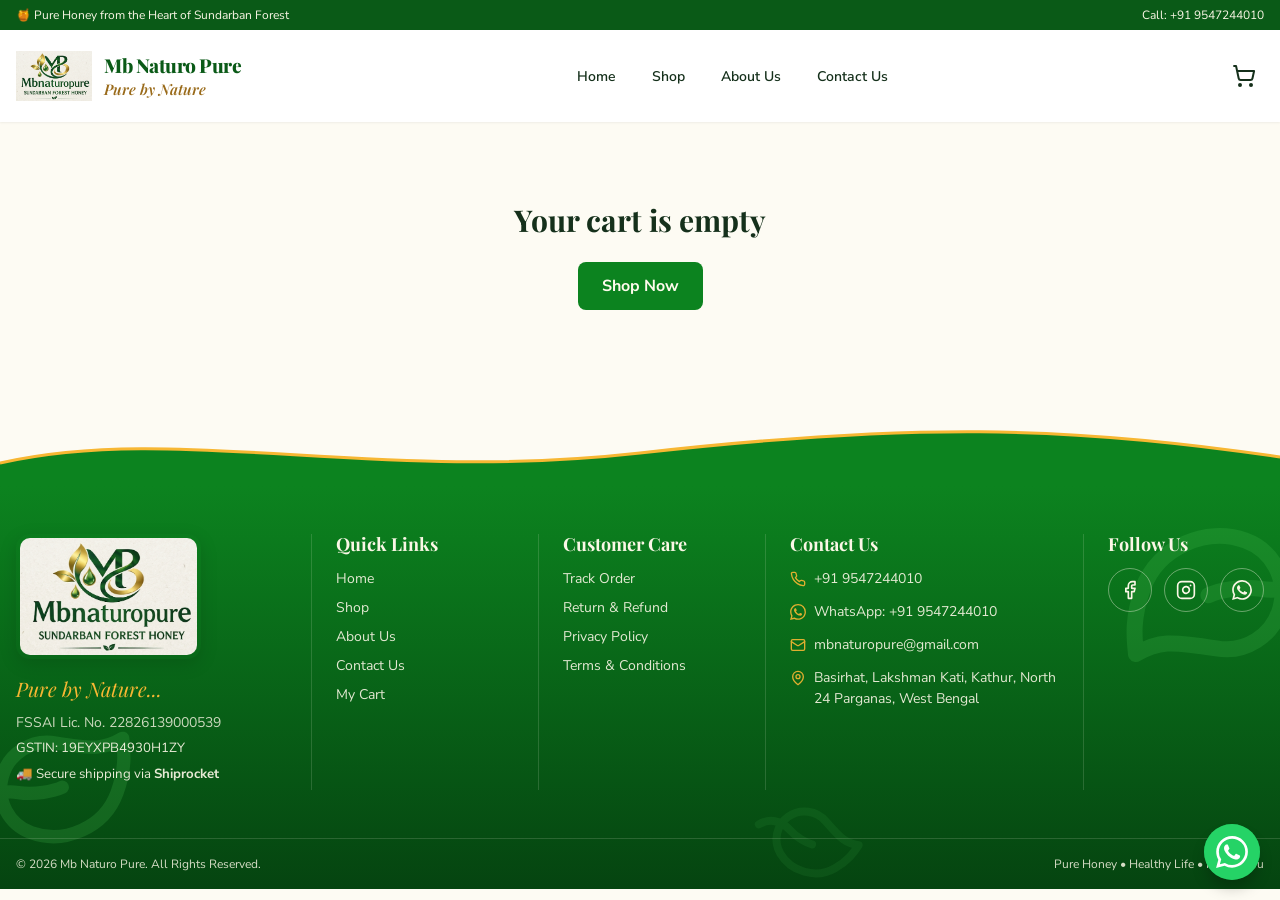
<file: checkout.html>
<!doctype html>
<html lang="en">
<head>
<meta charset="utf-8">
<meta name="viewport" content="width=device-width, initial-scale=1">
<title>Checkout | Mb Naturo Pure</title>
<meta name="description" content="Place your honey order with cash on delivery.">
<meta property="og:type" content="website">
<meta property="og:title" content="Checkout | Mb Naturo Pure">
<meta property="og:description" content="Place your honey order.">
<meta name="twitter:card" content="summary_large_image">
<link rel="icon" href="assets/favicon.png" type="image/png">
<link rel="preconnect" href="https://fonts.googleapis.com">
<link rel="preconnect" href="https://fonts.gstatic.com" crossorigin>
<link rel="stylesheet" href="https://fonts.googleapis.com/css2?family=Playfair+Display:wght@600;700;900&family=Nunito+Sans:wght@400;600;700;800&display=swap">
<link rel="stylesheet" href="css/style.css">
</head>
<body>
<header class="site-header">
  <div class="topbar"><div class="container">
    <span>🍯 Pure Honey from the Heart of Sundarban Forest</span>
    <a href="tel:9547244010" class="hide-sm">Call: +91 9547244010</a>
  </div></div>
  <div class="container header-main">
    <a href="index.html" class="logo"><img src="assets/logo.png" alt="Mb Naturo Pure logo" width="500" height="500"><span class="brand-lockup"><strong>Mb Naturo Pure</strong><em>Pure by Nature</em></span></a>
    <nav class="nav-desktop"><a href="index.html">Home</a><a href="shop.html">Shop</a><a href="about.html">About Us</a><a href="contact.html">Contact Us</a></nav>
    <div class="header-actions">
      <a href="cart.html" class="icon-btn" aria-label="Cart"><svg class="icon " viewBox="0 0 24 24" aria-hidden="true"><circle cx="8" cy="21" r="1"/><circle cx="19" cy="21" r="1"/><path d="M2.05 2.05h2l2.66 12.42a2 2 0 0 0 2 1.58h9.78a2 2 0 0 0 1.95-1.57l1.65-7.43H5.12"/></svg><span class="cart-count"></span></a>
      <button class="icon-btn menu-toggle" aria-label="Menu"><svg class="icon icon-menu" viewBox="0 0 24 24" aria-hidden="true"><path d="M4 12h16M4 6h16M4 18h16"/></svg><svg class="icon icon-close" viewBox="0 0 24 24" aria-hidden="true"><path d="M18 6 6 18M6 6l12 12"/></svg></button>
    </div>
  </div>
  <nav class="nav-mobile"><a href="index.html">Home</a><a href="shop.html">Shop</a><a href="about.html">About Us</a><a href="contact.html">Contact Us</a></nav>
</header>
<main>
<div id="checkout-root"></div>
</main>
<footer class="site-footer">
  <svg viewBox="0 0 1440 70" preserveAspectRatio="none" aria-hidden="true" class="footer-wave">
    <path d="M0 46C200 6 420 66 720 36S1200 8 1440 40V70H0Z" fill="currentColor"/>
    <path d="M0 46C200 6 420 66 720 36S1200 8 1440 40" fill="none" stroke="#f7b733" stroke-width="3"/>
  </svg>
  <div class="footer-body">
    <svg class="icon footer-leaf l1" viewBox="0 0 24 24" aria-hidden="true"><path d="M11 20A7 7 0 0 1 9.8 6.1C15.5 5 17 4.48 19 2c1 2 2 4.18 2 8 0 5.5-4.78 10-10 10Z"/><path d="M2 21c0-3 1.85-5.36 5.08-6C9.5 14.52 12 13 13 12"/></svg><svg class="icon footer-leaf l2" viewBox="0 0 24 24" aria-hidden="true"><path d="M11 20A7 7 0 0 1 9.8 6.1C15.5 5 17 4.48 19 2c1 2 2 4.18 2 8 0 5.5-4.78 10-10 10Z"/><path d="M2 21c0-3 1.85-5.36 5.08-6C9.5 14.52 12 13 13 12"/></svg><svg class="icon footer-leaf l3" viewBox="0 0 24 24" aria-hidden="true"><path d="M11 20A7 7 0 0 1 9.8 6.1C15.5 5 17 4.48 19 2c1 2 2 4.18 2 8 0 5.5-4.78 10-10 10Z"/><path d="M2 21c0-3 1.85-5.36 5.08-6C9.5 14.52 12 13 13 12"/></svg>
    <div class="container footer-grid">
      <div class="footer-col">
        <div class="footer-logo"><img src="assets/logo.png" alt="Mb Naturo Pure" loading="lazy" width="500" height="500"></div>
        <p class="footer-tag">Pure by Nature...</p>
        <p class="footer-fssai">FSSAI Lic. No. 22826139000539</p><p class="footer-gst">GSTIN: 19EYXPB4930H1ZY</p><p class="footer-shipping">🚚 Secure shipping via <strong>Shiprocket</strong></p>
      </div>
      <div class="footer-col"><h3>Quick Links</h3><ul><li><a href="index.html">Home</a></li><li><a href="shop.html">Shop</a></li><li><a href="about.html">About Us</a></li><li><a href="contact.html">Contact Us</a></li><li><a href="cart.html">My Cart</a></li></ul></div>
      <div class="footer-col"><h3>Customer Care</h3><ul>
        <li><a href="https://wa.me/919547244010?text=Hi%2C%20I%20want%20to%20track%20my%20order." target="_blank" rel="noreferrer">Track Order</a></li>
        <li><a href="policies.html#returns">Return &amp; Refund</a></li>
        <li><a href="policies.html#privacy">Privacy Policy</a></li>
        <li><a href="policies.html#terms">Terms &amp; Conditions</a></li>
      </ul></div>
      <div class="footer-col"><h3>Contact Us</h3><ul class="contact">
        <li><svg class="icon " viewBox="0 0 24 24" aria-hidden="true"><path d="M22 16.92v3a2 2 0 0 1-2.18 2 19.79 19.79 0 0 1-8.63-3.07 19.5 19.5 0 0 1-6-6 19.79 19.79 0 0 1-3.07-8.67A2 2 0 0 1 4.11 2h3a2 2 0 0 1 2 1.72c.127.96.361 1.903.7 2.81a2 2 0 0 1-.45 2.11L8.09 9.91a16 16 0 0 0 6 6l1.27-1.27a2 2 0 0 1 2.11-.45c.907.339 1.85.573 2.81.7A2 2 0 0 1 22 16.92z"/></svg><a href="tel:9547244010">+91 9547244010</a></li>
        <li><svg class="icon fill " viewBox="0 0 24 24" aria-hidden="true" style="stroke:none"><path d="M17.472 14.382c-.297-.149-1.758-.867-2.03-.967-.273-.099-.471-.148-.67.15-.197.297-.767.966-.94 1.164-.173.199-.347.223-.644.075-.297-.15-1.255-.463-2.39-1.475-.883-.788-1.48-1.761-1.653-2.059-.173-.297-.018-.458.13-.606.134-.133.298-.347.446-.52.149-.174.198-.298.298-.497.099-.198.05-.371-.025-.52-.075-.149-.669-1.612-.916-2.207-.242-.579-.487-.5-.669-.51-.173-.008-.371-.01-.57-.01-.198 0-.52.074-.792.372-.272.297-1.04 1.016-1.04 2.479 0 1.462 1.065 2.875 1.213 3.074.149.198 2.096 3.2 5.077 4.487.709.306 1.262.489 1.694.625.712.227 1.36.195 1.871.118.571-.085 1.758-.719 2.006-1.413.248-.694.248-1.289.173-1.413-.074-.124-.272-.198-.57-.347m-5.421 7.403h-.004a9.87 9.87 0 01-5.031-1.378l-.361-.214-3.741.982.998-3.648-.235-.374a9.86 9.86 0 01-1.51-5.26c.001-5.45 4.436-9.884 9.888-9.884 2.64 0 5.122 1.03 6.988 2.898a9.825 9.825 0 012.893 6.994c-.003 5.45-4.437 9.884-9.885 9.884m8.413-18.297A11.815 11.815 0 0012.05 0C5.495 0 .16 5.335.157 11.892c0 2.096.547 4.142 1.588 5.945L.057 24l6.305-1.654a11.882 11.882 0 005.683 1.448h.005c6.554 0 11.89-5.335 11.893-11.893a11.821 11.821 0 00-3.48-8.413Z"/></svg><a href="https://wa.me/919547244010" target="_blank" rel="noreferrer">WhatsApp: +91 9547244010</a></li>
        <li><svg class="icon " viewBox="0 0 24 24" aria-hidden="true"><rect width="20" height="16" x="2" y="4" rx="2"/><path d="m22 7-8.97 5.7a1.94 1.94 0 0 1-2.06 0L2 7"/></svg><a href="mailto:mbnaturopure@gmail.com" style="word-break:break-all">mbnaturopure@gmail.com</a></li>
        <li><svg class="icon " viewBox="0 0 24 24" aria-hidden="true"><path d="M20 10c0 6-8 12-8 12s-8-6-8-12a8 8 0 0 1 16 0Z"/><circle cx="12" cy="10" r="3"/></svg><span>Basirhat, Lakshman Kati, Kathur, North 24 Parganas, West Bengal</span></li>
      </ul></div>
      <div class="footer-col"><h3>Follow Us</h3><div class="social">
        <a href="https://www.facebook.com/share/1CGWaCuecz/" target="_blank" rel="noreferrer" aria-label="Facebook"><svg class="icon " viewBox="0 0 24 24" aria-hidden="true"><path d="M18 2h-3a5 5 0 0 0-5 5v3H7v4h3v8h4v-8h3l1-4h-4V7a1 1 0 0 1 1-1h3z"/></svg></a>
        <a href="https://www.instagram.com/mbnaturopure?srtk=ZTJodGIwbjhyaXZt" target="_blank" rel="noreferrer" aria-label="Instagram"><svg class="icon " viewBox="0 0 24 24" aria-hidden="true"><rect width="20" height="20" x="2" y="2" rx="5" ry="5"/><path d="M16 11.37A4 4 0 1 1 12.63 8 4 4 0 0 1 16 11.37z"/><line x1="17.5" x2="17.51" y1="6.5" y2="6.5"/></svg></a>
        <a href="https://wa.me/919547244010" target="_blank" rel="noreferrer" aria-label="WhatsApp" class="wa"><svg class="icon fill " viewBox="0 0 24 24" aria-hidden="true" style="stroke:none"><path d="M17.472 14.382c-.297-.149-1.758-.867-2.03-.967-.273-.099-.471-.148-.67.15-.197.297-.767.966-.94 1.164-.173.199-.347.223-.644.075-.297-.15-1.255-.463-2.39-1.475-.883-.788-1.48-1.761-1.653-2.059-.173-.297-.018-.458.13-.606.134-.133.298-.347.446-.52.149-.174.198-.298.298-.497.099-.198.05-.371-.025-.52-.075-.149-.669-1.612-.916-2.207-.242-.579-.487-.5-.669-.51-.173-.008-.371-.01-.57-.01-.198 0-.52.074-.792.372-.272.297-1.04 1.016-1.04 2.479 0 1.462 1.065 2.875 1.213 3.074.149.198 2.096 3.2 5.077 4.487.709.306 1.262.489 1.694.625.712.227 1.36.195 1.871.118.571-.085 1.758-.719 2.006-1.413.248-.694.248-1.289.173-1.413-.074-.124-.272-.198-.57-.347m-5.421 7.403h-.004a9.87 9.87 0 01-5.031-1.378l-.361-.214-3.741.982.998-3.648-.235-.374a9.86 9.86 0 01-1.51-5.26c.001-5.45 4.436-9.884 9.888-9.884 2.64 0 5.122 1.03 6.988 2.898a9.825 9.825 0 012.893 6.994c-.003 5.45-4.437 9.884-9.885 9.884m8.413-18.297A11.815 11.815 0 0012.05 0C5.495 0 .16 5.335.157 11.892c0 2.096.547 4.142 1.588 5.945L.057 24l6.305-1.654a11.882 11.882 0 005.683 1.448h.005c6.554 0 11.89-5.335 11.893-11.893a11.821 11.821 0 00-3.48-8.413Z"/></svg></a>
      </div></div>
    </div>
    <div class="footer-bottom"><div class="container">
      <span>© 2026 Mb Naturo Pure. All Rights Reserved.</span>
      <span>Pure Honey • Healthy Life • Happy You</span>
    </div></div>
  </div>
</footer>
<nav aria-label="Quick navigation" class="mobile-nav"><div class="mobile-nav-inner">
  <a href="index.html" class="nav-item"><svg class="icon " viewBox="0 0 24 24" aria-hidden="true"><path d="m3 9 9-7 9 7v11a2 2 0 0 1-2 2H5a2 2 0 0 1-2-2z"/><polyline points="9 22 9 12 15 12 15 22"/></svg>Home</a><a href="shop.html" class="nav-item"><svg class="icon " viewBox="0 0 24 24" aria-hidden="true"><path d="m2 7 4.41-4.41A2 2 0 0 1 7.83 2h8.34a2 2 0 0 1 1.42.59L22 7"/><path d="M4 12v8a2 2 0 0 0 2 2h12a2 2 0 0 0 2-2v-8"/><path d="M15 22v-4a2 2 0 0 0-2-2h-2a2 2 0 0 0-2 2v4"/><path d="M2 7h20"/><path d="M22 7v3a2 2 0 0 1-2 2a2.7 2.7 0 0 1-1.59-.63.7.7 0 0 0-.82 0A2.7 2.7 0 0 1 16 12a2.7 2.7 0 0 1-1.59-.63.7.7 0 0 0-.82 0A2.7 2.7 0 0 1 12 12a2.7 2.7 0 0 1-1.59-.63.7.7 0 0 0-.82 0A2.7 2.7 0 0 1 8 12a2.7 2.7 0 0 1-1.59-.63.7.7 0 0 0-.82 0A2.7 2.7 0 0 1 4 12a2 2 0 0 1-2-2V7"/></svg>Shop</a>
  <div class="center"><a href="cart.html" aria-label="Cart" class="cart-fab"><svg class="icon " viewBox="0 0 24 24" aria-hidden="true"><path d="M6 2 3 6v14a2 2 0 0 0 2 2h14a2 2 0 0 0 2-2V6l-3-4z"/><path d="M3 6h18"/><path d="M16 10a4 4 0 0 1-8 0"/></svg><span class="cart-count"></span></a></div>
  <a href="https://wa.me/919547244010" target="_blank" rel="noreferrer" class="nav-item"><svg class="icon fill wa-ic" viewBox="0 0 24 24" aria-hidden="true" style="stroke:none"><path d="M17.472 14.382c-.297-.149-1.758-.867-2.03-.967-.273-.099-.471-.148-.67.15-.197.297-.767.966-.94 1.164-.173.199-.347.223-.644.075-.297-.15-1.255-.463-2.39-1.475-.883-.788-1.48-1.761-1.653-2.059-.173-.297-.018-.458.13-.606.134-.133.298-.347.446-.52.149-.174.198-.298.298-.497.099-.198.05-.371-.025-.52-.075-.149-.669-1.612-.916-2.207-.242-.579-.487-.5-.669-.51-.173-.008-.371-.01-.57-.01-.198 0-.52.074-.792.372-.272.297-1.04 1.016-1.04 2.479 0 1.462 1.065 2.875 1.213 3.074.149.198 2.096 3.2 5.077 4.487.709.306 1.262.489 1.694.625.712.227 1.36.195 1.871.118.571-.085 1.758-.719 2.006-1.413.248-.694.248-1.289.173-1.413-.074-.124-.272-.198-.57-.347m-5.421 7.403h-.004a9.87 9.87 0 01-5.031-1.378l-.361-.214-3.741.982.998-3.648-.235-.374a9.86 9.86 0 01-1.51-5.26c.001-5.45 4.436-9.884 9.888-9.884 2.64 0 5.122 1.03 6.988 2.898a9.825 9.825 0 012.893 6.994c-.003 5.45-4.437 9.884-9.885 9.884m8.413-18.297A11.815 11.815 0 0012.05 0C5.495 0 .16 5.335.157 11.892c0 2.096.547 4.142 1.588 5.945L.057 24l6.305-1.654a11.882 11.882 0 005.683 1.448h.005c6.554 0 11.89-5.335 11.893-11.893a11.821 11.821 0 00-3.48-8.413Z"/></svg>Chat</a>
  <a href="contact.html" class="nav-item"><svg class="icon " viewBox="0 0 24 24" aria-hidden="true"><path d="M22 16.92v3a2 2 0 0 1-2.18 2 19.79 19.79 0 0 1-8.63-3.07 19.5 19.5 0 0 1-6-6 19.79 19.79 0 0 1-3.07-8.67A2 2 0 0 1 4.11 2h3a2 2 0 0 1 2 1.72c.127.96.361 1.903.7 2.81a2 2 0 0 1-.45 2.11L8.09 9.91a16 16 0 0 0 6 6l1.27-1.27a2 2 0 0 1 2.11-.45c.907.339 1.85.573 2.81.7A2 2 0 0 1 22 16.92z"/></svg>Contact</a>
</div></nav>
<a href="https://wa.me/919547244010?text=Hello%21%20I%20want%20to%20know%20more%20about%20your%20honey." target="_blank" rel="noreferrer" aria-label="Chat on WhatsApp" class="wa-fab">
  <span class="label">Chat with us</span>
  <span class="bubble"><span class="ping"></span><svg class="icon fill " viewBox="0 0 24 24" aria-hidden="true" style="stroke:none"><path d="M17.472 14.382c-.297-.149-1.758-.867-2.03-.967-.273-.099-.471-.148-.67.15-.197.297-.767.966-.94 1.164-.173.199-.347.223-.644.075-.297-.15-1.255-.463-2.39-1.475-.883-.788-1.48-1.761-1.653-2.059-.173-.297-.018-.458.13-.606.134-.133.298-.347.446-.52.149-.174.198-.298.298-.497.099-.198.05-.371-.025-.52-.075-.149-.669-1.612-.916-2.207-.242-.579-.487-.5-.669-.51-.173-.008-.371-.01-.57-.01-.198 0-.52.074-.792.372-.272.297-1.04 1.016-1.04 2.479 0 1.462 1.065 2.875 1.213 3.074.149.198 2.096 3.2 5.077 4.487.709.306 1.262.489 1.694.625.712.227 1.36.195 1.871.118.571-.085 1.758-.719 2.006-1.413.248-.694.248-1.289.173-1.413-.074-.124-.272-.198-.57-.347m-5.421 7.403h-.004a9.87 9.87 0 01-5.031-1.378l-.361-.214-3.741.982.998-3.648-.235-.374a9.86 9.86 0 01-1.51-5.26c.001-5.45 4.436-9.884 9.888-9.884 2.64 0 5.122 1.03 6.988 2.898a9.825 9.825 0 012.893 6.994c-.003 5.45-4.437 9.884-9.885 9.884m8.413-18.297A11.815 11.815 0 0012.05 0C5.495 0 .16 5.335.157 11.892c0 2.096.547 4.142 1.588 5.945L.057 24l6.305-1.654a11.882 11.882 0 005.683 1.448h.005c6.554 0 11.89-5.335 11.893-11.893a11.821 11.821 0 00-3.48-8.413Z"/></svg></span>
</a>
<div id="toasts" aria-live="polite"></div>
<script src="js/data.js"></script>
<script src="js/icons.js"></script>
<script src="js/main.js"></script>
<script src="js/cart.js"></script>
<script src="js/checkout.js"></script>
</body>
</html>
</file>
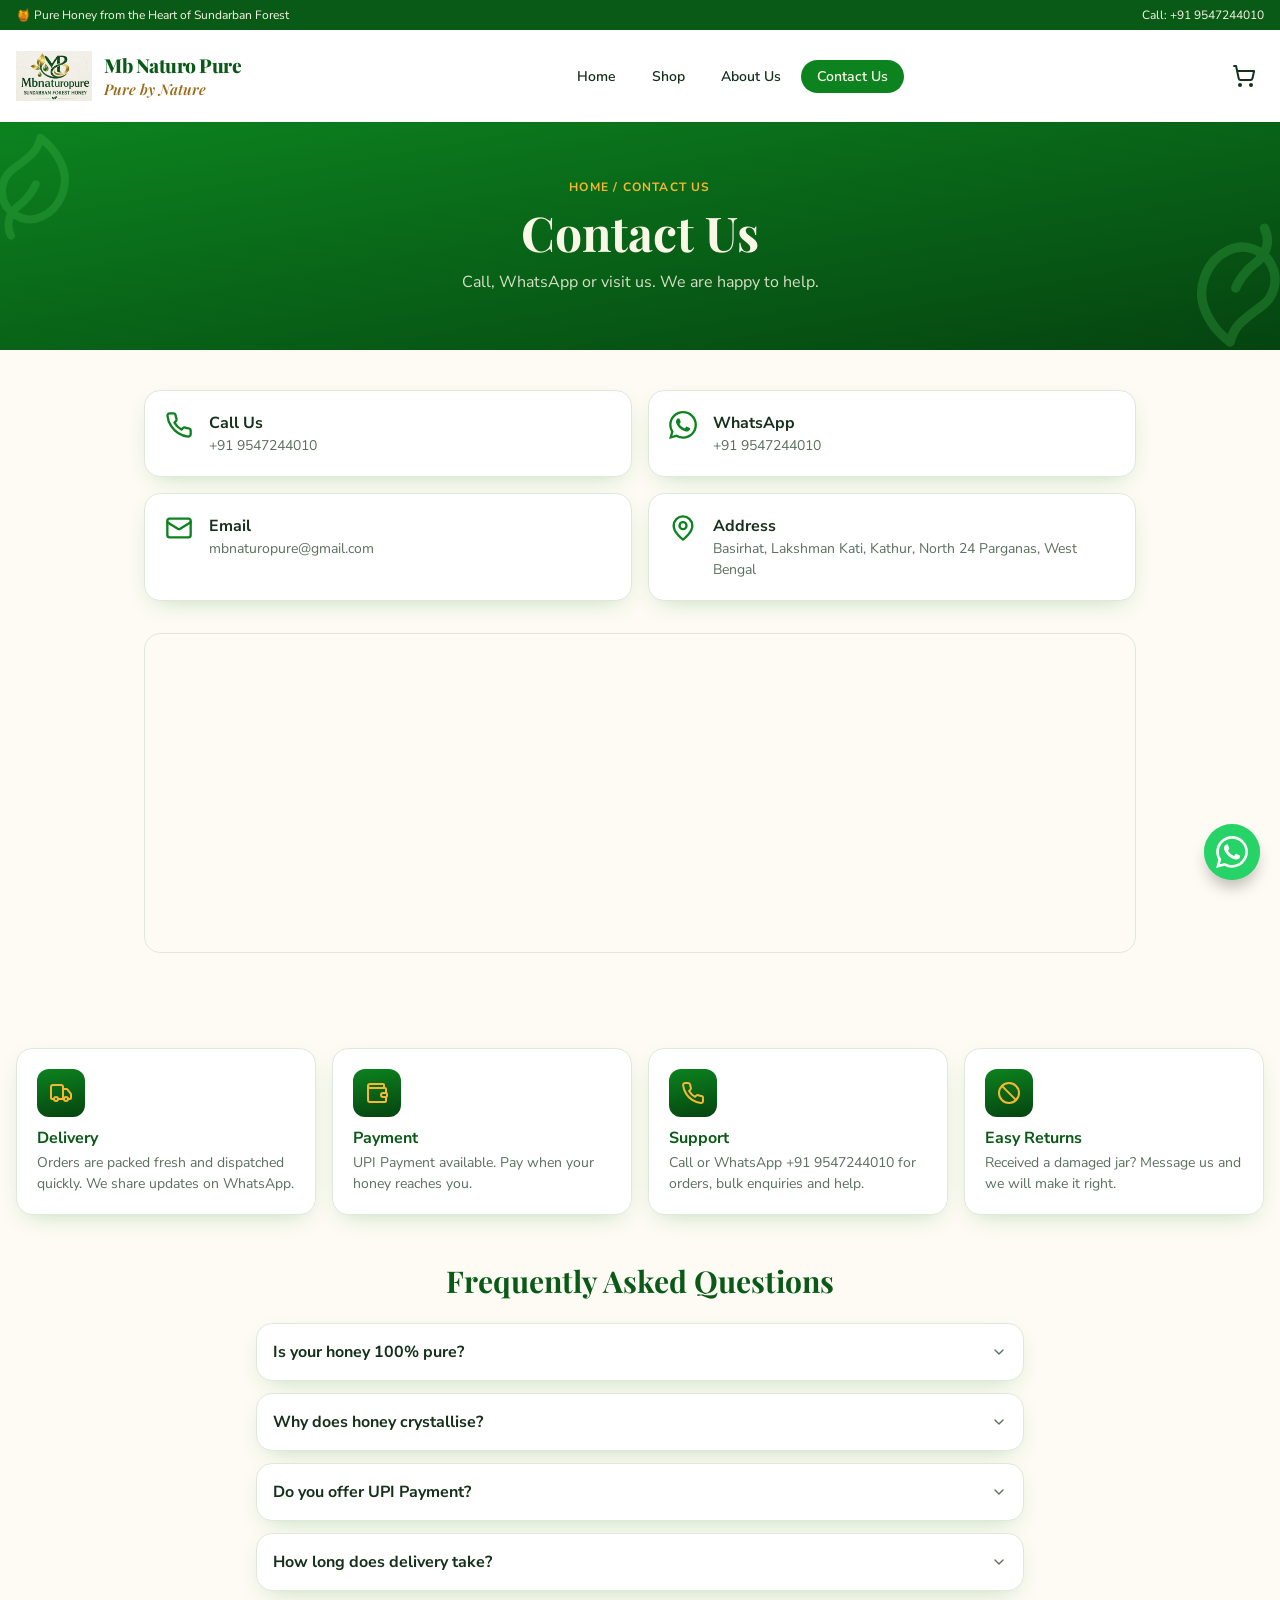
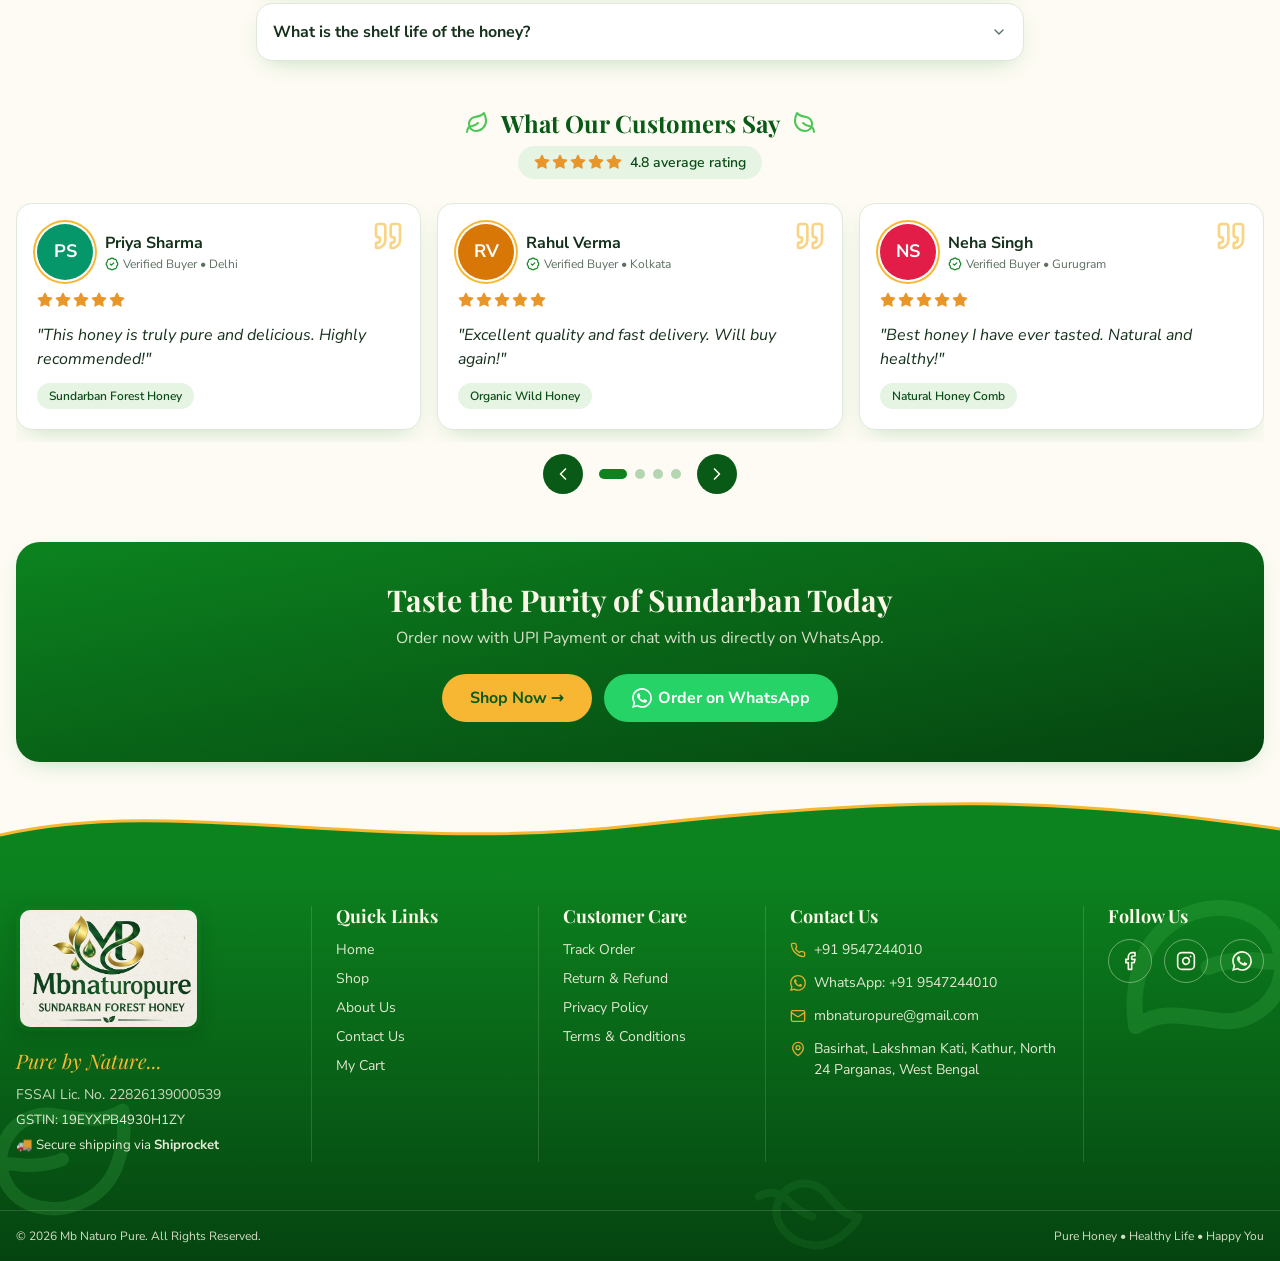
<file: contact.html>
<!doctype html>
<html lang="en">
<head>
<meta charset="utf-8">
<meta name="viewport" content="width=device-width, initial-scale=1">
<title>Contact Us | Mb Naturo Pure</title>
<meta name="description" content="Call or WhatsApp 9547244010 to order pure Sundarban honey.">
<meta property="og:type" content="website">
<meta property="og:title" content="Contact Us | Mb Naturo Pure">
<meta property="og:description" content="Call or WhatsApp to order pure honey.">
<meta name="twitter:card" content="summary_large_image">
<link rel="icon" href="assets/favicon.png" type="image/png">
<link rel="preconnect" href="https://fonts.googleapis.com">
<link rel="preconnect" href="https://fonts.gstatic.com" crossorigin>
<link rel="stylesheet" href="https://fonts.googleapis.com/css2?family=Playfair+Display:wght@600;700;900&family=Nunito+Sans:wght@400;600;700;800&display=swap">
<link rel="stylesheet" href="css/style.css">
</head>
<body>
<header class="site-header">
  <div class="topbar"><div class="container">
    <span>🍯 Pure Honey from the Heart of Sundarban Forest</span>
    <a href="tel:9547244010" class="hide-sm">Call: +91 9547244010</a>
  </div></div>
  <div class="container header-main">
    <a href="index.html" class="logo"><img src="assets/logo.png" alt="Mb Naturo Pure logo" width="500" height="500"><span class="brand-lockup"><strong>Mb Naturo Pure</strong><em>Pure by Nature</em></span></a>
    <nav class="nav-desktop"><a href="index.html">Home</a><a href="shop.html">Shop</a><a href="about.html">About Us</a><a href="contact.html" class="active">Contact Us</a></nav>
    <div class="header-actions">
      <a href="cart.html" class="icon-btn" aria-label="Cart"><svg class="icon " viewBox="0 0 24 24" aria-hidden="true"><circle cx="8" cy="21" r="1"/><circle cx="19" cy="21" r="1"/><path d="M2.05 2.05h2l2.66 12.42a2 2 0 0 0 2 1.58h9.78a2 2 0 0 0 1.95-1.57l1.65-7.43H5.12"/></svg><span class="cart-count"></span></a>
      <button class="icon-btn menu-toggle" aria-label="Menu"><svg class="icon icon-menu" viewBox="0 0 24 24" aria-hidden="true"><path d="M4 12h16M4 6h16M4 18h16"/></svg><svg class="icon icon-close" viewBox="0 0 24 24" aria-hidden="true"><path d="M18 6 6 18M6 6l12 12"/></svg></button>
    </div>
  </div>
  <nav class="nav-mobile"><a href="index.html">Home</a><a href="shop.html">Shop</a><a href="about.html">About Us</a><a href="contact.html">Contact Us</a></nav>
</header>
<main>
<section class="banner">
  <svg class="icon leaf1" viewBox="0 0 24 24" aria-hidden="true"><path d="M11 20A7 7 0 0 1 9.8 6.1C15.5 5 17 4.48 19 2c1 2 2 4.18 2 8 0 5.5-4.78 10-10 10Z"/><path d="M2 21c0-3 1.85-5.36 5.08-6C9.5 14.52 12 13 13 12"/></svg><svg class="icon leaf2" viewBox="0 0 24 24" aria-hidden="true"><path d="M11 20A7 7 0 0 1 9.8 6.1C15.5 5 17 4.48 19 2c1 2 2 4.18 2 8 0 5.5-4.78 10-10 10Z"/><path d="M2 21c0-3 1.85-5.36 5.08-6C9.5 14.52 12 13 13 12"/></svg>
  <p class="crumb"><a href="index.html">Home</a> / Contact Us</p>
  <h1>Contact Us</h1>
  <p class="bs">Call, WhatsApp or visit us. We are happy to help.</p>
</section>
<div class="container-5 page">
  <div class="contact-grid"><a href="tel:9547244010" target="_blank" rel="noreferrer" class="card contact-item"><svg class="icon " viewBox="0 0 24 24" aria-hidden="true"><path d="M22 16.92v3a2 2 0 0 1-2.18 2 19.79 19.79 0 0 1-8.63-3.07 19.5 19.5 0 0 1-6-6 19.79 19.79 0 0 1-3.07-8.67A2 2 0 0 1 4.11 2h3a2 2 0 0 1 2 1.72c.127.96.361 1.903.7 2.81a2 2 0 0 1-.45 2.11L8.09 9.91a16 16 0 0 0 6 6l1.27-1.27a2 2 0 0 1 2.11-.45c.907.339 1.85.573 2.81.7A2 2 0 0 1 22 16.92z"/></svg><div><p class="l">Call Us</p><p class="v">+91 9547244010</p></div></a><a href="https://wa.me/919547244010" target="_blank" rel="noreferrer" class="card contact-item"><svg class="icon fill " viewBox="0 0 24 24" aria-hidden="true" style="stroke:none"><path d="M17.472 14.382c-.297-.149-1.758-.867-2.03-.967-.273-.099-.471-.148-.67.15-.197.297-.767.966-.94 1.164-.173.199-.347.223-.644.075-.297-.15-1.255-.463-2.39-1.475-.883-.788-1.48-1.761-1.653-2.059-.173-.297-.018-.458.13-.606.134-.133.298-.347.446-.52.149-.174.198-.298.298-.497.099-.198.05-.371-.025-.52-.075-.149-.669-1.612-.916-2.207-.242-.579-.487-.5-.669-.51-.173-.008-.371-.01-.57-.01-.198 0-.52.074-.792.372-.272.297-1.04 1.016-1.04 2.479 0 1.462 1.065 2.875 1.213 3.074.149.198 2.096 3.2 5.077 4.487.709.306 1.262.489 1.694.625.712.227 1.36.195 1.871.118.571-.085 1.758-.719 2.006-1.413.248-.694.248-1.289.173-1.413-.074-.124-.272-.198-.57-.347m-5.421 7.403h-.004a9.87 9.87 0 01-5.031-1.378l-.361-.214-3.741.982.998-3.648-.235-.374a9.86 9.86 0 01-1.51-5.26c.001-5.45 4.436-9.884 9.888-9.884 2.64 0 5.122 1.03 6.988 2.898a9.825 9.825 0 012.893 6.994c-.003 5.45-4.437 9.884-9.885 9.884m8.413-18.297A11.815 11.815 0 0012.05 0C5.495 0 .16 5.335.157 11.892c0 2.096.547 4.142 1.588 5.945L.057 24l6.305-1.654a11.882 11.882 0 005.683 1.448h.005c6.554 0 11.89-5.335 11.893-11.893a11.821 11.821 0 00-3.48-8.413Z"/></svg><div><p class="l">WhatsApp</p><p class="v">+91 9547244010</p></div></a><a href="mailto:mbnaturopure@gmail.com" target="_blank" rel="noreferrer" class="card contact-item"><svg class="icon " viewBox="0 0 24 24" aria-hidden="true"><rect width="20" height="16" x="2" y="4" rx="2"/><path d="m22 7-8.97 5.7a1.94 1.94 0 0 1-2.06 0L2 7"/></svg><div><p class="l">Email</p><p class="v">mbnaturopure@gmail.com</p></div></a><a href="https://maps.google.com/?q=Basirhat%2C%20Lakshman%20Kati%2C%20Kathur%2C%20North%2024%20Parganas%2C%20West%20Bengal" target="_blank" rel="noreferrer" class="card contact-item"><svg class="icon " viewBox="0 0 24 24" aria-hidden="true"><path d="M20 10c0 6-8 12-8 12s-8-6-8-12a8 8 0 0 1 16 0Z"/><circle cx="12" cy="10" r="3"/></svg><div><p class="l">Address</p><p class="v">Basirhat, Lakshman Kati, Kathur, North 24 Parganas, West Bengal</p></div></a></div>
  <iframe title="Map" class="map" loading="lazy" src="https://maps.google.com/maps?q=Basirhat%2C%20Lakshman%20Kati%2C%20Kathur%2C%20North%2024%20Parganas%2C%20West%20Bengal&output=embed"></iframe>
</div>
<div class="container">
  <section class="infos"><div class="card info"><span class="ic-box"><svg class="icon " viewBox="0 0 24 24" aria-hidden="true"><path d="M14 18V6a2 2 0 0 0-2-2H4a2 2 0 0 0-2 2v11a1 1 0 0 0 1 1h2"/><path d="M15 18H9"/><path d="M19 18h2a1 1 0 0 0 1-1v-3.65a1 1 0 0 0-.22-.624l-3.48-4.35A1 1 0 0 0 17.52 8H14"/><circle cx="17" cy="18" r="2"/><circle cx="7" cy="18" r="2"/></svg></span><h3 class="sans">Delivery</h3><p>Orders are packed fresh and dispatched quickly. We share updates on WhatsApp.</p></div><div class="card info"><span class="ic-box"><svg class="icon " viewBox="0 0 24 24" aria-hidden="true"><path d="M19 7V4a1 1 0 0 0-1-1H5a2 2 0 0 0 0 4h15a1 1 0 0 1 1 1v4h-3a2 2 0 0 0 0 4h3a1 1 0 0 0 1-1v-2a1 1 0 0 0-1-1"/><path d="M3 5v14a2 2 0 0 0 2 2h15a1 1 0 0 0 1-1v-4"/></svg></span><h3 class="sans">Payment</h3><p>UPI Payment available. Pay when your honey reaches you.</p></div><div class="card info"><span class="ic-box"><svg class="icon " viewBox="0 0 24 24" aria-hidden="true"><path d="M22 16.92v3a2 2 0 0 1-2.18 2 19.79 19.79 0 0 1-8.63-3.07 19.5 19.5 0 0 1-6-6 19.79 19.79 0 0 1-3.07-8.67A2 2 0 0 1 4.11 2h3a2 2 0 0 1 2 1.72c.127.96.361 1.903.7 2.81a2 2 0 0 1-.45 2.11L8.09 9.91a16 16 0 0 0 6 6l1.27-1.27a2 2 0 0 1 2.11-.45c.907.339 1.85.573 2.81.7A2 2 0 0 1 22 16.92z"/></svg></span><h3 class="sans">Support</h3><p>Call or WhatsApp +91 9547244010 for orders, bulk enquiries and help.</p></div><div class="card info"><span class="ic-box"><svg class="icon " viewBox="0 0 24 24" aria-hidden="true"><circle cx="12" cy="12" r="10"/><path d="m4.9 4.9 14.2 14.2"/></svg></span><h3 class="sans">Easy Returns</h3><p>Received a damaged jar? Message us and we will make it right.</p></div></section>
  <section class="faq">
  <h2 class="h2 text-center">Frequently Asked Questions</h2>
  <div class="faq-list"><div class="faq-item"><button class="faq-q" type="button"><span>Is your honey 100% pure?</span><svg class="icon " viewBox="0 0 24 24" aria-hidden="true"><path d="m6 9 6 6 6-6"/></svg></button><div class="faq-a">Yes. Our honey is raw, natural and free from added sugar, chemicals and preservatives.</div></div><div class="faq-item"><button class="faq-q" type="button"><span>Why does honey crystallise?</span><svg class="icon " viewBox="0 0 24 24" aria-hidden="true"><path d="m6 9 6 6 6-6"/></svg></button><div class="faq-a">Natural honey crystallises over time, especially in cold weather. It is a sign of purity. Place the jar in warm water to liquefy it again.</div></div><div class="faq-item"><button class="faq-q" type="button"><span>Do you offer UPI Payment?</span><svg class="icon " viewBox="0 0 24 24" aria-hidden="true"><path d="m6 9 6 6 6-6"/></svg></button><div class="faq-a">Yes, UPI Payment is available. You can also confirm your order on WhatsApp.</div></div><div class="faq-item"><button class="faq-q" type="button"><span>How long does delivery take?</span><svg class="icon " viewBox="0 0 24 24" aria-hidden="true"><path d="m6 9 6 6 6-6"/></svg></button><div class="faq-a">Most orders are dispatched quickly and delivered within a few working days, depending on your location.</div></div><div class="faq-item"><button class="faq-q" type="button"><span>What is the shelf life of the honey?</span><svg class="icon " viewBox="0 0 24 24" aria-hidden="true"><path d="m6 9 6 6 6-6"/></svg></button><div class="faq-a">Pure honey has a very long shelf life when stored in a cool, dry place with the lid tightly closed.</div></div></div>
</section>
  <section class="mt-12 rev-slider">
  <div class="narrow">
    <h2 class="rev-title"><svg class="icon " viewBox="0 0 24 24" aria-hidden="true"><path d="M11 20A7 7 0 0 1 9.8 6.1C15.5 5 17 4.48 19 2c1 2 2 4.18 2 8 0 5.5-4.78 10-10 10Z"/><path d="M2 21c0-3 1.85-5.36 5.08-6C9.5 14.52 12 13 13 12"/></svg> What Our Customers Say <svg class="icon flip" viewBox="0 0 24 24" aria-hidden="true"><path d="M11 20A7 7 0 0 1 9.8 6.1C15.5 5 17 4.48 19 2c1 2 2 4.18 2 8 0 5.5-4.78 10-10 10Z"/><path d="M2 21c0-3 1.85-5.36 5.08-6C9.5 14.52 12 13 13 12"/></svg></h2>
    <div class="rating-pill"><span class="stars"><svg class="icon fill " viewBox="0 0 24 24" aria-hidden="true"><polygon points="12 2 15.09 8.26 22 9.27 17 14.14 18.18 21.02 12 17.77 5.82 21.02 7 14.14 2 9.27 8.91 8.26 12 2"/></svg><svg class="icon fill " viewBox="0 0 24 24" aria-hidden="true"><polygon points="12 2 15.09 8.26 22 9.27 17 14.14 18.18 21.02 12 17.77 5.82 21.02 7 14.14 2 9.27 8.91 8.26 12 2"/></svg><svg class="icon fill " viewBox="0 0 24 24" aria-hidden="true"><polygon points="12 2 15.09 8.26 22 9.27 17 14.14 18.18 21.02 12 17.77 5.82 21.02 7 14.14 2 9.27 8.91 8.26 12 2"/></svg><svg class="icon fill " viewBox="0 0 24 24" aria-hidden="true"><polygon points="12 2 15.09 8.26 22 9.27 17 14.14 18.18 21.02 12 17.77 5.82 21.02 7 14.14 2 9.27 8.91 8.26 12 2"/></svg><svg class="icon fill " viewBox="0 0 24 24" aria-hidden="true"><polygon points="12 2 15.09 8.26 22 9.27 17 14.14 18.18 21.02 12 17.77 5.82 21.02 7 14.14 2 9.27 8.91 8.26 12 2"/></svg></span> 4.8 average rating</div>
  </div>
  <div class="rev-track no-scrollbar"><figure class="rev">
  <svg class="icon q-ic" viewBox="0 0 24 24" aria-hidden="true"><path d="M16 3a2 2 0 0 0-2 2v6a2 2 0 0 0 2 2 1 1 0 0 1 1 1v1a2 2 0 0 1-2 2 1 1 0 0 0-1 1v2a1 1 0 0 0 1 1 6 6 0 0 0 6-6V5a2 2 0 0 0-2-2z"/><path d="M5 3a2 2 0 0 0-2 2v6a2 2 0 0 0 2 2 1 1 0 0 1 1 1v1a2 2 0 0 1-2 2 1 1 0 0 0-1 1v2a1 1 0 0 0 1 1 6 6 0 0 0 6-6V5a2 2 0 0 0-2-2z"/></svg>
  <div class="who"><span class="avatar" style="background:#059669">PS</span>
    <div style="min-width:0"><figcaption class="name">Priya Sharma</figcaption>
    <p class="city"><svg class="icon " viewBox="0 0 24 24" aria-hidden="true"><path d="M3.85 8.62a4 4 0 0 1 4.78-4.77 4 4 0 0 1 6.74 0 4 4 0 0 1 4.78 4.78 4 4 0 0 1 0 6.74 4 4 0 0 1-4.77 4.78 4 4 0 0 1-6.75 0 4 4 0 0 1-4.78-4.77 4 4 0 0 1 0-6.76Z"/><path d="m9 12 2 2 4-4"/></svg> Verified Buyer • Delhi</p></div></div>
  <span class="stars"><svg class="icon fill " viewBox="0 0 24 24" aria-hidden="true"><polygon points="12 2 15.09 8.26 22 9.27 17 14.14 18.18 21.02 12 17.77 5.82 21.02 7 14.14 2 9.27 8.91 8.26 12 2"/></svg><svg class="icon fill " viewBox="0 0 24 24" aria-hidden="true"><polygon points="12 2 15.09 8.26 22 9.27 17 14.14 18.18 21.02 12 17.77 5.82 21.02 7 14.14 2 9.27 8.91 8.26 12 2"/></svg><svg class="icon fill " viewBox="0 0 24 24" aria-hidden="true"><polygon points="12 2 15.09 8.26 22 9.27 17 14.14 18.18 21.02 12 17.77 5.82 21.02 7 14.14 2 9.27 8.91 8.26 12 2"/></svg><svg class="icon fill " viewBox="0 0 24 24" aria-hidden="true"><polygon points="12 2 15.09 8.26 22 9.27 17 14.14 18.18 21.02 12 17.77 5.82 21.02 7 14.14 2 9.27 8.91 8.26 12 2"/></svg><svg class="icon fill " viewBox="0 0 24 24" aria-hidden="true"><polygon points="12 2 15.09 8.26 22 9.27 17 14.14 18.18 21.02 12 17.77 5.82 21.02 7 14.14 2 9.27 8.91 8.26 12 2"/></svg></span>
  <blockquote>"This honey is truly pure and delicious. Highly recommended!"</blockquote>
  <p class="pill">Sundarban Forest Honey</p>
</figure><figure class="rev">
  <svg class="icon q-ic" viewBox="0 0 24 24" aria-hidden="true"><path d="M16 3a2 2 0 0 0-2 2v6a2 2 0 0 0 2 2 1 1 0 0 1 1 1v1a2 2 0 0 1-2 2 1 1 0 0 0-1 1v2a1 1 0 0 0 1 1 6 6 0 0 0 6-6V5a2 2 0 0 0-2-2z"/><path d="M5 3a2 2 0 0 0-2 2v6a2 2 0 0 0 2 2 1 1 0 0 1 1 1v1a2 2 0 0 1-2 2 1 1 0 0 0-1 1v2a1 1 0 0 0 1 1 6 6 0 0 0 6-6V5a2 2 0 0 0-2-2z"/></svg>
  <div class="who"><span class="avatar" style="background:#d97706">RV</span>
    <div style="min-width:0"><figcaption class="name">Rahul Verma</figcaption>
    <p class="city"><svg class="icon " viewBox="0 0 24 24" aria-hidden="true"><path d="M3.85 8.62a4 4 0 0 1 4.78-4.77 4 4 0 0 1 6.74 0 4 4 0 0 1 4.78 4.78 4 4 0 0 1 0 6.74 4 4 0 0 1-4.77 4.78 4 4 0 0 1-6.75 0 4 4 0 0 1-4.78-4.77 4 4 0 0 1 0-6.76Z"/><path d="m9 12 2 2 4-4"/></svg> Verified Buyer • Kolkata</p></div></div>
  <span class="stars"><svg class="icon fill " viewBox="0 0 24 24" aria-hidden="true"><polygon points="12 2 15.09 8.26 22 9.27 17 14.14 18.18 21.02 12 17.77 5.82 21.02 7 14.14 2 9.27 8.91 8.26 12 2"/></svg><svg class="icon fill " viewBox="0 0 24 24" aria-hidden="true"><polygon points="12 2 15.09 8.26 22 9.27 17 14.14 18.18 21.02 12 17.77 5.82 21.02 7 14.14 2 9.27 8.91 8.26 12 2"/></svg><svg class="icon fill " viewBox="0 0 24 24" aria-hidden="true"><polygon points="12 2 15.09 8.26 22 9.27 17 14.14 18.18 21.02 12 17.77 5.82 21.02 7 14.14 2 9.27 8.91 8.26 12 2"/></svg><svg class="icon fill " viewBox="0 0 24 24" aria-hidden="true"><polygon points="12 2 15.09 8.26 22 9.27 17 14.14 18.18 21.02 12 17.77 5.82 21.02 7 14.14 2 9.27 8.91 8.26 12 2"/></svg><svg class="icon fill " viewBox="0 0 24 24" aria-hidden="true"><polygon points="12 2 15.09 8.26 22 9.27 17 14.14 18.18 21.02 12 17.77 5.82 21.02 7 14.14 2 9.27 8.91 8.26 12 2"/></svg></span>
  <blockquote>"Excellent quality and fast delivery. Will buy again!"</blockquote>
  <p class="pill">Organic Wild Honey</p>
</figure><figure class="rev">
  <svg class="icon q-ic" viewBox="0 0 24 24" aria-hidden="true"><path d="M16 3a2 2 0 0 0-2 2v6a2 2 0 0 0 2 2 1 1 0 0 1 1 1v1a2 2 0 0 1-2 2 1 1 0 0 0-1 1v2a1 1 0 0 0 1 1 6 6 0 0 0 6-6V5a2 2 0 0 0-2-2z"/><path d="M5 3a2 2 0 0 0-2 2v6a2 2 0 0 0 2 2 1 1 0 0 1 1 1v1a2 2 0 0 1-2 2 1 1 0 0 0-1 1v2a1 1 0 0 0 1 1 6 6 0 0 0 6-6V5a2 2 0 0 0-2-2z"/></svg>
  <div class="who"><span class="avatar" style="background:#e11d48">NS</span>
    <div style="min-width:0"><figcaption class="name">Neha Singh</figcaption>
    <p class="city"><svg class="icon " viewBox="0 0 24 24" aria-hidden="true"><path d="M3.85 8.62a4 4 0 0 1 4.78-4.77 4 4 0 0 1 6.74 0 4 4 0 0 1 4.78 4.78 4 4 0 0 1 0 6.74 4 4 0 0 1-4.77 4.78 4 4 0 0 1-6.75 0 4 4 0 0 1-4.78-4.77 4 4 0 0 1 0-6.76Z"/><path d="m9 12 2 2 4-4"/></svg> Verified Buyer • Gurugram</p></div></div>
  <span class="stars"><svg class="icon fill " viewBox="0 0 24 24" aria-hidden="true"><polygon points="12 2 15.09 8.26 22 9.27 17 14.14 18.18 21.02 12 17.77 5.82 21.02 7 14.14 2 9.27 8.91 8.26 12 2"/></svg><svg class="icon fill " viewBox="0 0 24 24" aria-hidden="true"><polygon points="12 2 15.09 8.26 22 9.27 17 14.14 18.18 21.02 12 17.77 5.82 21.02 7 14.14 2 9.27 8.91 8.26 12 2"/></svg><svg class="icon fill " viewBox="0 0 24 24" aria-hidden="true"><polygon points="12 2 15.09 8.26 22 9.27 17 14.14 18.18 21.02 12 17.77 5.82 21.02 7 14.14 2 9.27 8.91 8.26 12 2"/></svg><svg class="icon fill " viewBox="0 0 24 24" aria-hidden="true"><polygon points="12 2 15.09 8.26 22 9.27 17 14.14 18.18 21.02 12 17.77 5.82 21.02 7 14.14 2 9.27 8.91 8.26 12 2"/></svg><svg class="icon fill " viewBox="0 0 24 24" aria-hidden="true"><polygon points="12 2 15.09 8.26 22 9.27 17 14.14 18.18 21.02 12 17.77 5.82 21.02 7 14.14 2 9.27 8.91 8.26 12 2"/></svg></span>
  <blockquote>"Best honey I have ever tasted. Natural and healthy!"</blockquote>
  <p class="pill">Natural Honey Comb</p>
</figure><figure class="rev">
  <svg class="icon q-ic" viewBox="0 0 24 24" aria-hidden="true"><path d="M16 3a2 2 0 0 0-2 2v6a2 2 0 0 0 2 2 1 1 0 0 1 1 1v1a2 2 0 0 1-2 2 1 1 0 0 0-1 1v2a1 1 0 0 0 1 1 6 6 0 0 0 6-6V5a2 2 0 0 0-2-2z"/><path d="M5 3a2 2 0 0 0-2 2v6a2 2 0 0 0 2 2 1 1 0 0 1 1 1v1a2 2 0 0 1-2 2 1 1 0 0 0-1 1v2a1 1 0 0 0 1 1 6 6 0 0 0 6-6V5a2 2 0 0 0-2-2z"/></svg>
  <div class="who"><span class="avatar" style="background:#0284c7">AD</span>
    <div style="min-width:0"><figcaption class="name">Amit Das</figcaption>
    <p class="city"><svg class="icon " viewBox="0 0 24 24" aria-hidden="true"><path d="M3.85 8.62a4 4 0 0 1 4.78-4.77 4 4 0 0 1 6.74 0 4 4 0 0 1 4.78 4.78 4 4 0 0 1 0 6.74 4 4 0 0 1-4.77 4.78 4 4 0 0 1-6.75 0 4 4 0 0 1-4.78-4.77 4 4 0 0 1 0-6.76Z"/><path d="m9 12 2 2 4-4"/></svg> Verified Buyer • Howrah</p></div></div>
  <span class="stars"><svg class="icon fill " viewBox="0 0 24 24" aria-hidden="true"><polygon points="12 2 15.09 8.26 22 9.27 17 14.14 18.18 21.02 12 17.77 5.82 21.02 7 14.14 2 9.27 8.91 8.26 12 2"/></svg><svg class="icon fill " viewBox="0 0 24 24" aria-hidden="true"><polygon points="12 2 15.09 8.26 22 9.27 17 14.14 18.18 21.02 12 17.77 5.82 21.02 7 14.14 2 9.27 8.91 8.26 12 2"/></svg><svg class="icon fill " viewBox="0 0 24 24" aria-hidden="true"><polygon points="12 2 15.09 8.26 22 9.27 17 14.14 18.18 21.02 12 17.77 5.82 21.02 7 14.14 2 9.27 8.91 8.26 12 2"/></svg><svg class="icon fill " viewBox="0 0 24 24" aria-hidden="true"><polygon points="12 2 15.09 8.26 22 9.27 17 14.14 18.18 21.02 12 17.77 5.82 21.02 7 14.14 2 9.27 8.91 8.26 12 2"/></svg><svg class="icon fill " viewBox="0 0 24 24" aria-hidden="true"><polygon points="12 2 15.09 8.26 22 9.27 17 14.14 18.18 21.02 12 17.77 5.82 21.02 7 14.14 2 9.27 8.91 8.26 12 2"/></svg></span>
  <blockquote>"Family pack is great value. Taste is thick, rich and not artificial."</blockquote>
  <p class="pill">Organic Honey 1 kg</p>
</figure><figure class="rev">
  <svg class="icon q-ic" viewBox="0 0 24 24" aria-hidden="true"><path d="M16 3a2 2 0 0 0-2 2v6a2 2 0 0 0 2 2 1 1 0 0 1 1 1v1a2 2 0 0 1-2 2 1 1 0 0 0-1 1v2a1 1 0 0 0 1 1 6 6 0 0 0 6-6V5a2 2 0 0 0-2-2z"/><path d="M5 3a2 2 0 0 0-2 2v6a2 2 0 0 0 2 2 1 1 0 0 1 1 1v1a2 2 0 0 1-2 2 1 1 0 0 0-1 1v2a1 1 0 0 0 1 1 6 6 0 0 0 6-6V5a2 2 0 0 0-2-2z"/></svg>
  <div class="who"><span class="avatar" style="background:#7c3aed">SG</span>
    <div style="min-width:0"><figcaption class="name">Sneha Gupta</figcaption>
    <p class="city"><svg class="icon " viewBox="0 0 24 24" aria-hidden="true"><path d="M3.85 8.62a4 4 0 0 1 4.78-4.77 4 4 0 0 1 6.74 0 4 4 0 0 1 4.78 4.78 4 4 0 0 1 0 6.74 4 4 0 0 1-4.77 4.78 4 4 0 0 1-6.75 0 4 4 0 0 1-4.78-4.77 4 4 0 0 1 0-6.76Z"/><path d="m9 12 2 2 4-4"/></svg> Verified Buyer • Mumbai</p></div></div>
  <span class="stars"><svg class="icon fill " viewBox="0 0 24 24" aria-hidden="true"><polygon points="12 2 15.09 8.26 22 9.27 17 14.14 18.18 21.02 12 17.77 5.82 21.02 7 14.14 2 9.27 8.91 8.26 12 2"/></svg><svg class="icon fill " viewBox="0 0 24 24" aria-hidden="true"><polygon points="12 2 15.09 8.26 22 9.27 17 14.14 18.18 21.02 12 17.77 5.82 21.02 7 14.14 2 9.27 8.91 8.26 12 2"/></svg><svg class="icon fill " viewBox="0 0 24 24" aria-hidden="true"><polygon points="12 2 15.09 8.26 22 9.27 17 14.14 18.18 21.02 12 17.77 5.82 21.02 7 14.14 2 9.27 8.91 8.26 12 2"/></svg><svg class="icon fill " viewBox="0 0 24 24" aria-hidden="true"><polygon points="12 2 15.09 8.26 22 9.27 17 14.14 18.18 21.02 12 17.77 5.82 21.02 7 14.14 2 9.27 8.91 8.26 12 2"/></svg><svg class="icon fill " viewBox="0 0 24 24" aria-hidden="true"><polygon points="12 2 15.09 8.26 22 9.27 17 14.14 18.18 21.02 12 17.77 5.82 21.02 7 14.14 2 9.27 8.91 8.26 12 2"/></svg></span>
  <blockquote>"Gifted this on Diwali and everyone loved the packing and quality."</blockquote>
  <p class="pill">Premium Honey Gift Pack</p>
</figure><figure class="rev">
  <svg class="icon q-ic" viewBox="0 0 24 24" aria-hidden="true"><path d="M16 3a2 2 0 0 0-2 2v6a2 2 0 0 0 2 2 1 1 0 0 1 1 1v1a2 2 0 0 1-2 2 1 1 0 0 0-1 1v2a1 1 0 0 0 1 1 6 6 0 0 0 6-6V5a2 2 0 0 0-2-2z"/><path d="M5 3a2 2 0 0 0-2 2v6a2 2 0 0 0 2 2 1 1 0 0 1 1 1v1a2 2 0 0 1-2 2 1 1 0 0 0-1 1v2a1 1 0 0 0 1 1 6 6 0 0 0 6-6V5a2 2 0 0 0-2-2z"/></svg>
  <div class="who"><span class="avatar" style="background:#0d9488">RB</span>
    <div style="min-width:0"><figcaption class="name">Rohit Banerjee</figcaption>
    <p class="city"><svg class="icon " viewBox="0 0 24 24" aria-hidden="true"><path d="M3.85 8.62a4 4 0 0 1 4.78-4.77 4 4 0 0 1 6.74 0 4 4 0 0 1 4.78 4.78 4 4 0 0 1 0 6.74 4 4 0 0 1-4.77 4.78 4 4 0 0 1-6.75 0 4 4 0 0 1-4.78-4.77 4 4 0 0 1 0-6.76Z"/><path d="m9 12 2 2 4-4"/></svg> Verified Buyer • Siliguri</p></div></div>
  <span class="stars"><svg class="icon fill " viewBox="0 0 24 24" aria-hidden="true"><polygon points="12 2 15.09 8.26 22 9.27 17 14.14 18.18 21.02 12 17.77 5.82 21.02 7 14.14 2 9.27 8.91 8.26 12 2"/></svg><svg class="icon fill " viewBox="0 0 24 24" aria-hidden="true"><polygon points="12 2 15.09 8.26 22 9.27 17 14.14 18.18 21.02 12 17.77 5.82 21.02 7 14.14 2 9.27 8.91 8.26 12 2"/></svg><svg class="icon fill " viewBox="0 0 24 24" aria-hidden="true"><polygon points="12 2 15.09 8.26 22 9.27 17 14.14 18.18 21.02 12 17.77 5.82 21.02 7 14.14 2 9.27 8.91 8.26 12 2"/></svg><svg class="icon fill " viewBox="0 0 24 24" aria-hidden="true"><polygon points="12 2 15.09 8.26 22 9.27 17 14.14 18.18 21.02 12 17.77 5.82 21.02 7 14.14 2 9.27 8.91 8.26 12 2"/></svg><svg class="icon fill " viewBox="0 0 24 24" aria-hidden="true"><polygon points="12 2 15.09 8.26 22 9.27 17 14.14 18.18 21.02 12 17.77 5.82 21.02 7 14.14 2 9.27 8.91 8.26 12 2"/></svg></span>
  <blockquote>"Crystallised naturally in winter, which proves it is real. Very happy!"</blockquote>
  <p class="pill">Pure Honey 250 g</p>
</figure></div>
  <div class="rev-nav">
    <button class="arrow rev-prev" aria-label="Previous review"><svg class="icon " viewBox="0 0 24 24" aria-hidden="true"><path d="m15 18-6-6 6-6"/></svg></button>
    <div class="rev-dots"></div>
    <button class="arrow rev-next" aria-label="Next review"><svg class="icon " viewBox="0 0 24 24" aria-hidden="true"><path d="m9 18 6-6-6-6"/></svg></button>
  </div>
</section>
  <section class="cta">
  <h2>Taste the Purity of Sundarban Today</h2>
  <p>Order now with UPI Payment or chat with us directly on WhatsApp.</p>
  <div class="row">
    <a href="shop.html" class="btn btn-accent btn-pill">Shop Now →</a>
    <a href="https://wa.me/919547244010" target="_blank" rel="noreferrer" class="btn btn-wa btn-pill"><svg class="icon fill " viewBox="0 0 24 24" aria-hidden="true" style="stroke:none"><path d="M17.472 14.382c-.297-.149-1.758-.867-2.03-.967-.273-.099-.471-.148-.67.15-.197.297-.767.966-.94 1.164-.173.199-.347.223-.644.075-.297-.15-1.255-.463-2.39-1.475-.883-.788-1.48-1.761-1.653-2.059-.173-.297-.018-.458.13-.606.134-.133.298-.347.446-.52.149-.174.198-.298.298-.497.099-.198.05-.371-.025-.52-.075-.149-.669-1.612-.916-2.207-.242-.579-.487-.5-.669-.51-.173-.008-.371-.01-.57-.01-.198 0-.52.074-.792.372-.272.297-1.04 1.016-1.04 2.479 0 1.462 1.065 2.875 1.213 3.074.149.198 2.096 3.2 5.077 4.487.709.306 1.262.489 1.694.625.712.227 1.36.195 1.871.118.571-.085 1.758-.719 2.006-1.413.248-.694.248-1.289.173-1.413-.074-.124-.272-.198-.57-.347m-5.421 7.403h-.004a9.87 9.87 0 01-5.031-1.378l-.361-.214-3.741.982.998-3.648-.235-.374a9.86 9.86 0 01-1.51-5.26c.001-5.45 4.436-9.884 9.888-9.884 2.64 0 5.122 1.03 6.988 2.898a9.825 9.825 0 012.893 6.994c-.003 5.45-4.437 9.884-9.885 9.884m8.413-18.297A11.815 11.815 0 0012.05 0C5.495 0 .16 5.335.157 11.892c0 2.096.547 4.142 1.588 5.945L.057 24l6.305-1.654a11.882 11.882 0 005.683 1.448h.005c6.554 0 11.89-5.335 11.893-11.893a11.821 11.821 0 00-3.48-8.413Z"/></svg> Order on WhatsApp</a>
  </div>
</section>
</div>
</main>
<footer class="site-footer">
  <svg viewBox="0 0 1440 70" preserveAspectRatio="none" aria-hidden="true" class="footer-wave">
    <path d="M0 46C200 6 420 66 720 36S1200 8 1440 40V70H0Z" fill="currentColor"/>
    <path d="M0 46C200 6 420 66 720 36S1200 8 1440 40" fill="none" stroke="#f7b733" stroke-width="3"/>
  </svg>
  <div class="footer-body">
    <svg class="icon footer-leaf l1" viewBox="0 0 24 24" aria-hidden="true"><path d="M11 20A7 7 0 0 1 9.8 6.1C15.5 5 17 4.48 19 2c1 2 2 4.18 2 8 0 5.5-4.78 10-10 10Z"/><path d="M2 21c0-3 1.85-5.36 5.08-6C9.5 14.52 12 13 13 12"/></svg><svg class="icon footer-leaf l2" viewBox="0 0 24 24" aria-hidden="true"><path d="M11 20A7 7 0 0 1 9.8 6.1C15.5 5 17 4.48 19 2c1 2 2 4.18 2 8 0 5.5-4.78 10-10 10Z"/><path d="M2 21c0-3 1.85-5.36 5.08-6C9.5 14.52 12 13 13 12"/></svg><svg class="icon footer-leaf l3" viewBox="0 0 24 24" aria-hidden="true"><path d="M11 20A7 7 0 0 1 9.8 6.1C15.5 5 17 4.48 19 2c1 2 2 4.18 2 8 0 5.5-4.78 10-10 10Z"/><path d="M2 21c0-3 1.85-5.36 5.08-6C9.5 14.52 12 13 13 12"/></svg>
    <div class="container footer-grid">
      <div class="footer-col">
        <div class="footer-logo"><img src="assets/logo.png" alt="Mb Naturo Pure" loading="lazy" width="500" height="500"></div>
        <p class="footer-tag">Pure by Nature...</p>
        <p class="footer-fssai">FSSAI Lic. No. 22826139000539</p><p class="footer-gst">GSTIN: 19EYXPB4930H1ZY</p><p class="footer-shipping">🚚 Secure shipping via <strong>Shiprocket</strong></p>
      </div>
      <div class="footer-col"><h3>Quick Links</h3><ul><li><a href="index.html">Home</a></li><li><a href="shop.html">Shop</a></li><li><a href="about.html">About Us</a></li><li><a href="contact.html">Contact Us</a></li><li><a href="cart.html">My Cart</a></li></ul></div>
      <div class="footer-col"><h3>Customer Care</h3><ul>
        <li><a href="https://wa.me/919547244010?text=Hi%2C%20I%20want%20to%20track%20my%20order." target="_blank" rel="noreferrer">Track Order</a></li>
        <li><a href="policies.html#returns">Return &amp; Refund</a></li>
        <li><a href="policies.html#privacy">Privacy Policy</a></li>
        <li><a href="policies.html#terms">Terms &amp; Conditions</a></li>
      </ul></div>
      <div class="footer-col"><h3>Contact Us</h3><ul class="contact">
        <li><svg class="icon " viewBox="0 0 24 24" aria-hidden="true"><path d="M22 16.92v3a2 2 0 0 1-2.18 2 19.79 19.79 0 0 1-8.63-3.07 19.5 19.5 0 0 1-6-6 19.79 19.79 0 0 1-3.07-8.67A2 2 0 0 1 4.11 2h3a2 2 0 0 1 2 1.72c.127.96.361 1.903.7 2.81a2 2 0 0 1-.45 2.11L8.09 9.91a16 16 0 0 0 6 6l1.27-1.27a2 2 0 0 1 2.11-.45c.907.339 1.85.573 2.81.7A2 2 0 0 1 22 16.92z"/></svg><a href="tel:9547244010">+91 9547244010</a></li>
        <li><svg class="icon fill " viewBox="0 0 24 24" aria-hidden="true" style="stroke:none"><path d="M17.472 14.382c-.297-.149-1.758-.867-2.03-.967-.273-.099-.471-.148-.67.15-.197.297-.767.966-.94 1.164-.173.199-.347.223-.644.075-.297-.15-1.255-.463-2.39-1.475-.883-.788-1.48-1.761-1.653-2.059-.173-.297-.018-.458.13-.606.134-.133.298-.347.446-.52.149-.174.198-.298.298-.497.099-.198.05-.371-.025-.52-.075-.149-.669-1.612-.916-2.207-.242-.579-.487-.5-.669-.51-.173-.008-.371-.01-.57-.01-.198 0-.52.074-.792.372-.272.297-1.04 1.016-1.04 2.479 0 1.462 1.065 2.875 1.213 3.074.149.198 2.096 3.2 5.077 4.487.709.306 1.262.489 1.694.625.712.227 1.36.195 1.871.118.571-.085 1.758-.719 2.006-1.413.248-.694.248-1.289.173-1.413-.074-.124-.272-.198-.57-.347m-5.421 7.403h-.004a9.87 9.87 0 01-5.031-1.378l-.361-.214-3.741.982.998-3.648-.235-.374a9.86 9.86 0 01-1.51-5.26c.001-5.45 4.436-9.884 9.888-9.884 2.64 0 5.122 1.03 6.988 2.898a9.825 9.825 0 012.893 6.994c-.003 5.45-4.437 9.884-9.885 9.884m8.413-18.297A11.815 11.815 0 0012.05 0C5.495 0 .16 5.335.157 11.892c0 2.096.547 4.142 1.588 5.945L.057 24l6.305-1.654a11.882 11.882 0 005.683 1.448h.005c6.554 0 11.89-5.335 11.893-11.893a11.821 11.821 0 00-3.48-8.413Z"/></svg><a href="https://wa.me/919547244010" target="_blank" rel="noreferrer">WhatsApp: +91 9547244010</a></li>
        <li><svg class="icon " viewBox="0 0 24 24" aria-hidden="true"><rect width="20" height="16" x="2" y="4" rx="2"/><path d="m22 7-8.97 5.7a1.94 1.94 0 0 1-2.06 0L2 7"/></svg><a href="mailto:mbnaturopure@gmail.com" style="word-break:break-all">mbnaturopure@gmail.com</a></li>
        <li><svg class="icon " viewBox="0 0 24 24" aria-hidden="true"><path d="M20 10c0 6-8 12-8 12s-8-6-8-12a8 8 0 0 1 16 0Z"/><circle cx="12" cy="10" r="3"/></svg><span>Basirhat, Lakshman Kati, Kathur, North 24 Parganas, West Bengal</span></li>
      </ul></div>
      <div class="footer-col"><h3>Follow Us</h3><div class="social">
        <a href="https://www.facebook.com/share/1CGWaCuecz/" target="_blank" rel="noreferrer" aria-label="Facebook"><svg class="icon " viewBox="0 0 24 24" aria-hidden="true"><path d="M18 2h-3a5 5 0 0 0-5 5v3H7v4h3v8h4v-8h3l1-4h-4V7a1 1 0 0 1 1-1h3z"/></svg></a>
        <a href="https://www.instagram.com/mbnaturopure?srtk=ZTJodGIwbjhyaXZt" target="_blank" rel="noreferrer" aria-label="Instagram"><svg class="icon " viewBox="0 0 24 24" aria-hidden="true"><rect width="20" height="20" x="2" y="2" rx="5" ry="5"/><path d="M16 11.37A4 4 0 1 1 12.63 8 4 4 0 0 1 16 11.37z"/><line x1="17.5" x2="17.51" y1="6.5" y2="6.5"/></svg></a>
        <a href="https://wa.me/919547244010" target="_blank" rel="noreferrer" aria-label="WhatsApp" class="wa"><svg class="icon fill " viewBox="0 0 24 24" aria-hidden="true" style="stroke:none"><path d="M17.472 14.382c-.297-.149-1.758-.867-2.03-.967-.273-.099-.471-.148-.67.15-.197.297-.767.966-.94 1.164-.173.199-.347.223-.644.075-.297-.15-1.255-.463-2.39-1.475-.883-.788-1.48-1.761-1.653-2.059-.173-.297-.018-.458.13-.606.134-.133.298-.347.446-.52.149-.174.198-.298.298-.497.099-.198.05-.371-.025-.52-.075-.149-.669-1.612-.916-2.207-.242-.579-.487-.5-.669-.51-.173-.008-.371-.01-.57-.01-.198 0-.52.074-.792.372-.272.297-1.04 1.016-1.04 2.479 0 1.462 1.065 2.875 1.213 3.074.149.198 2.096 3.2 5.077 4.487.709.306 1.262.489 1.694.625.712.227 1.36.195 1.871.118.571-.085 1.758-.719 2.006-1.413.248-.694.248-1.289.173-1.413-.074-.124-.272-.198-.57-.347m-5.421 7.403h-.004a9.87 9.87 0 01-5.031-1.378l-.361-.214-3.741.982.998-3.648-.235-.374a9.86 9.86 0 01-1.51-5.26c.001-5.45 4.436-9.884 9.888-9.884 2.64 0 5.122 1.03 6.988 2.898a9.825 9.825 0 012.893 6.994c-.003 5.45-4.437 9.884-9.885 9.884m8.413-18.297A11.815 11.815 0 0012.05 0C5.495 0 .16 5.335.157 11.892c0 2.096.547 4.142 1.588 5.945L.057 24l6.305-1.654a11.882 11.882 0 005.683 1.448h.005c6.554 0 11.89-5.335 11.893-11.893a11.821 11.821 0 00-3.48-8.413Z"/></svg></a>
      </div></div>
    </div>
    <div class="footer-bottom"><div class="container">
      <span>© 2026 Mb Naturo Pure. All Rights Reserved.</span>
      <span>Pure Honey • Healthy Life • Happy You</span>
    </div></div>
  </div>
</footer>
<nav aria-label="Quick navigation" class="mobile-nav"><div class="mobile-nav-inner">
  <a href="index.html" class="nav-item"><svg class="icon " viewBox="0 0 24 24" aria-hidden="true"><path d="m3 9 9-7 9 7v11a2 2 0 0 1-2 2H5a2 2 0 0 1-2-2z"/><polyline points="9 22 9 12 15 12 15 22"/></svg>Home</a><a href="shop.html" class="nav-item"><svg class="icon " viewBox="0 0 24 24" aria-hidden="true"><path d="m2 7 4.41-4.41A2 2 0 0 1 7.83 2h8.34a2 2 0 0 1 1.42.59L22 7"/><path d="M4 12v8a2 2 0 0 0 2 2h12a2 2 0 0 0 2-2v-8"/><path d="M15 22v-4a2 2 0 0 0-2-2h-2a2 2 0 0 0-2 2v4"/><path d="M2 7h20"/><path d="M22 7v3a2 2 0 0 1-2 2a2.7 2.7 0 0 1-1.59-.63.7.7 0 0 0-.82 0A2.7 2.7 0 0 1 16 12a2.7 2.7 0 0 1-1.59-.63.7.7 0 0 0-.82 0A2.7 2.7 0 0 1 12 12a2.7 2.7 0 0 1-1.59-.63.7.7 0 0 0-.82 0A2.7 2.7 0 0 1 8 12a2.7 2.7 0 0 1-1.59-.63.7.7 0 0 0-.82 0A2.7 2.7 0 0 1 4 12a2 2 0 0 1-2-2V7"/></svg>Shop</a>
  <div class="center"><a href="cart.html" aria-label="Cart" class="cart-fab"><svg class="icon " viewBox="0 0 24 24" aria-hidden="true"><path d="M6 2 3 6v14a2 2 0 0 0 2 2h14a2 2 0 0 0 2-2V6l-3-4z"/><path d="M3 6h18"/><path d="M16 10a4 4 0 0 1-8 0"/></svg><span class="cart-count"></span></a></div>
  <a href="https://wa.me/919547244010" target="_blank" rel="noreferrer" class="nav-item"><svg class="icon fill wa-ic" viewBox="0 0 24 24" aria-hidden="true" style="stroke:none"><path d="M17.472 14.382c-.297-.149-1.758-.867-2.03-.967-.273-.099-.471-.148-.67.15-.197.297-.767.966-.94 1.164-.173.199-.347.223-.644.075-.297-.15-1.255-.463-2.39-1.475-.883-.788-1.48-1.761-1.653-2.059-.173-.297-.018-.458.13-.606.134-.133.298-.347.446-.52.149-.174.198-.298.298-.497.099-.198.05-.371-.025-.52-.075-.149-.669-1.612-.916-2.207-.242-.579-.487-.5-.669-.51-.173-.008-.371-.01-.57-.01-.198 0-.52.074-.792.372-.272.297-1.04 1.016-1.04 2.479 0 1.462 1.065 2.875 1.213 3.074.149.198 2.096 3.2 5.077 4.487.709.306 1.262.489 1.694.625.712.227 1.36.195 1.871.118.571-.085 1.758-.719 2.006-1.413.248-.694.248-1.289.173-1.413-.074-.124-.272-.198-.57-.347m-5.421 7.403h-.004a9.87 9.87 0 01-5.031-1.378l-.361-.214-3.741.982.998-3.648-.235-.374a9.86 9.86 0 01-1.51-5.26c.001-5.45 4.436-9.884 9.888-9.884 2.64 0 5.122 1.03 6.988 2.898a9.825 9.825 0 012.893 6.994c-.003 5.45-4.437 9.884-9.885 9.884m8.413-18.297A11.815 11.815 0 0012.05 0C5.495 0 .16 5.335.157 11.892c0 2.096.547 4.142 1.588 5.945L.057 24l6.305-1.654a11.882 11.882 0 005.683 1.448h.005c6.554 0 11.89-5.335 11.893-11.893a11.821 11.821 0 00-3.48-8.413Z"/></svg>Chat</a>
  <a href="contact.html" class="nav-item active"><svg class="icon " viewBox="0 0 24 24" aria-hidden="true"><path d="M22 16.92v3a2 2 0 0 1-2.18 2 19.79 19.79 0 0 1-8.63-3.07 19.5 19.5 0 0 1-6-6 19.79 19.79 0 0 1-3.07-8.67A2 2 0 0 1 4.11 2h3a2 2 0 0 1 2 1.72c.127.96.361 1.903.7 2.81a2 2 0 0 1-.45 2.11L8.09 9.91a16 16 0 0 0 6 6l1.27-1.27a2 2 0 0 1 2.11-.45c.907.339 1.85.573 2.81.7A2 2 0 0 1 22 16.92z"/></svg>Contact</a>
</div></nav>
<a href="https://wa.me/919547244010?text=Hello%21%20I%20want%20to%20know%20more%20about%20your%20honey." target="_blank" rel="noreferrer" aria-label="Chat on WhatsApp" class="wa-fab">
  <span class="label">Chat with us</span>
  <span class="bubble"><span class="ping"></span><svg class="icon fill " viewBox="0 0 24 24" aria-hidden="true" style="stroke:none"><path d="M17.472 14.382c-.297-.149-1.758-.867-2.03-.967-.273-.099-.471-.148-.67.15-.197.297-.767.966-.94 1.164-.173.199-.347.223-.644.075-.297-.15-1.255-.463-2.39-1.475-.883-.788-1.48-1.761-1.653-2.059-.173-.297-.018-.458.13-.606.134-.133.298-.347.446-.52.149-.174.198-.298.298-.497.099-.198.05-.371-.025-.52-.075-.149-.669-1.612-.916-2.207-.242-.579-.487-.5-.669-.51-.173-.008-.371-.01-.57-.01-.198 0-.52.074-.792.372-.272.297-1.04 1.016-1.04 2.479 0 1.462 1.065 2.875 1.213 3.074.149.198 2.096 3.2 5.077 4.487.709.306 1.262.489 1.694.625.712.227 1.36.195 1.871.118.571-.085 1.758-.719 2.006-1.413.248-.694.248-1.289.173-1.413-.074-.124-.272-.198-.57-.347m-5.421 7.403h-.004a9.87 9.87 0 01-5.031-1.378l-.361-.214-3.741.982.998-3.648-.235-.374a9.86 9.86 0 01-1.51-5.26c.001-5.45 4.436-9.884 9.888-9.884 2.64 0 5.122 1.03 6.988 2.898a9.825 9.825 0 012.893 6.994c-.003 5.45-4.437 9.884-9.885 9.884m8.413-18.297A11.815 11.815 0 0012.05 0C5.495 0 .16 5.335.157 11.892c0 2.096.547 4.142 1.588 5.945L.057 24l6.305-1.654a11.882 11.882 0 005.683 1.448h.005c6.554 0 11.89-5.335 11.893-11.893a11.821 11.821 0 00-3.48-8.413Z"/></svg></span>
</a>
<div id="toasts" aria-live="polite"></div>
<script src="js/data.js"></script>
<script src="js/icons.js"></script>
<script src="js/main.js"></script>
</body>
</html>
</file>
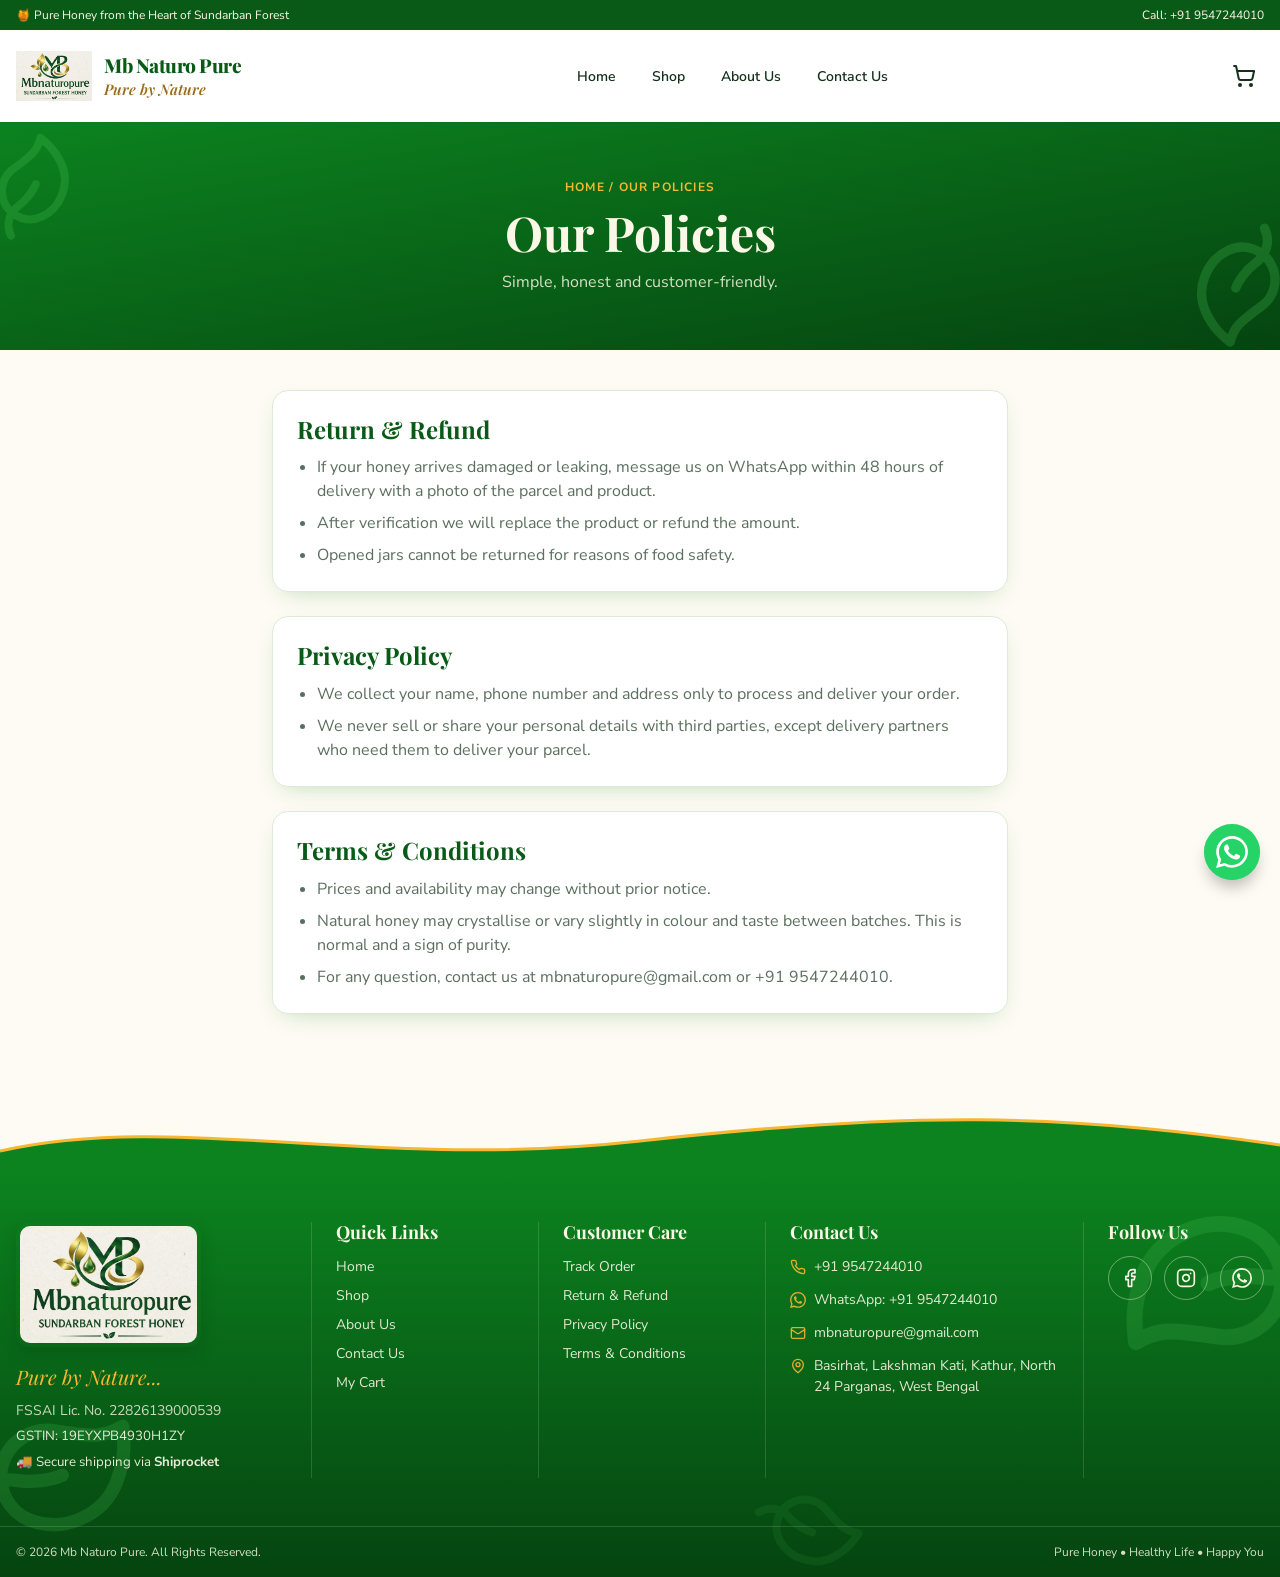
<file: policies.html>
<!doctype html>
<html lang="en">
<head>
<meta charset="utf-8">
<meta name="viewport" content="width=device-width, initial-scale=1">
<title>Policies | Mb Naturo Pure</title>
<meta name="description" content="Return &amp; refund, privacy policy and terms of Mb Naturo Pure.">
<meta property="og:type" content="website">
<meta property="og:title" content="Policies | Mb Naturo Pure">
<meta property="og:description" content="Return, privacy and terms.">
<meta name="twitter:card" content="summary_large_image">
<link rel="icon" href="assets/favicon.png" type="image/png">
<link rel="preconnect" href="https://fonts.googleapis.com">
<link rel="preconnect" href="https://fonts.gstatic.com" crossorigin>
<link rel="stylesheet" href="https://fonts.googleapis.com/css2?family=Playfair+Display:wght@600;700;900&family=Nunito+Sans:wght@400;600;700;800&display=swap">
<link rel="stylesheet" href="css/style.css">
</head>
<body>
<header class="site-header">
  <div class="topbar"><div class="container">
    <span>🍯 Pure Honey from the Heart of Sundarban Forest</span>
    <a href="tel:9547244010" class="hide-sm">Call: +91 9547244010</a>
  </div></div>
  <div class="container header-main">
    <a href="index.html" class="logo"><img src="assets/logo.png" alt="Mb Naturo Pure logo" width="500" height="500"><span class="brand-lockup"><strong>Mb Naturo Pure</strong><em>Pure by Nature</em></span></a>
    <nav class="nav-desktop"><a href="index.html">Home</a><a href="shop.html">Shop</a><a href="about.html">About Us</a><a href="contact.html">Contact Us</a></nav>
    <div class="header-actions">
      <a href="cart.html" class="icon-btn" aria-label="Cart"><svg class="icon " viewBox="0 0 24 24" aria-hidden="true"><circle cx="8" cy="21" r="1"/><circle cx="19" cy="21" r="1"/><path d="M2.05 2.05h2l2.66 12.42a2 2 0 0 0 2 1.58h9.78a2 2 0 0 0 1.95-1.57l1.65-7.43H5.12"/></svg><span class="cart-count"></span></a>
      <button class="icon-btn menu-toggle" aria-label="Menu"><svg class="icon icon-menu" viewBox="0 0 24 24" aria-hidden="true"><path d="M4 12h16M4 6h16M4 18h16"/></svg><svg class="icon icon-close" viewBox="0 0 24 24" aria-hidden="true"><path d="M18 6 6 18M6 6l12 12"/></svg></button>
    </div>
  </div>
  <nav class="nav-mobile"><a href="index.html">Home</a><a href="shop.html">Shop</a><a href="about.html">About Us</a><a href="contact.html">Contact Us</a></nav>
</header>
<main>
<section class="banner">
  <svg class="icon leaf1" viewBox="0 0 24 24" aria-hidden="true"><path d="M11 20A7 7 0 0 1 9.8 6.1C15.5 5 17 4.48 19 2c1 2 2 4.18 2 8 0 5.5-4.78 10-10 10Z"/><path d="M2 21c0-3 1.85-5.36 5.08-6C9.5 14.52 12 13 13 12"/></svg><svg class="icon leaf2" viewBox="0 0 24 24" aria-hidden="true"><path d="M11 20A7 7 0 0 1 9.8 6.1C15.5 5 17 4.48 19 2c1 2 2 4.18 2 8 0 5.5-4.78 10-10 10Z"/><path d="M2 21c0-3 1.85-5.36 5.08-6C9.5 14.52 12 13 13 12"/></svg>
  <p class="crumb"><a href="index.html">Home</a> / Our Policies</p>
  <h1>Our Policies</h1>
  <p class="bs">Simple, honest and customer-friendly.</p>
</section>
<div class="container-3 page"><section id="returns" class="card policy"><h2>Return &amp; Refund</h2><ul><li>If your honey arrives damaged or leaking, message us on WhatsApp within 48 hours of delivery with a photo of the parcel and product.</li><li>After verification we will replace the product or refund the amount.</li><li>Opened jars cannot be returned for reasons of food safety.</li></ul></section><section id="privacy" class="card policy"><h2>Privacy Policy</h2><ul><li>We collect your name, phone number and address only to process and deliver your order.</li><li>We never sell or share your personal details with third parties, except delivery partners who need them to deliver your parcel.</li></ul></section><section id="terms" class="card policy"><h2>Terms &amp; Conditions</h2><ul><li>Prices and availability may change without prior notice.</li><li>Natural honey may crystallise or vary slightly in colour and taste between batches. This is normal and a sign of purity.</li><li>For any question, contact us at mbnaturopure@gmail.com or +91 9547244010.</li></ul></section></div>
</main>
<footer class="site-footer">
  <svg viewBox="0 0 1440 70" preserveAspectRatio="none" aria-hidden="true" class="footer-wave">
    <path d="M0 46C200 6 420 66 720 36S1200 8 1440 40V70H0Z" fill="currentColor"/>
    <path d="M0 46C200 6 420 66 720 36S1200 8 1440 40" fill="none" stroke="#f7b733" stroke-width="3"/>
  </svg>
  <div class="footer-body">
    <svg class="icon footer-leaf l1" viewBox="0 0 24 24" aria-hidden="true"><path d="M11 20A7 7 0 0 1 9.8 6.1C15.5 5 17 4.48 19 2c1 2 2 4.18 2 8 0 5.5-4.78 10-10 10Z"/><path d="M2 21c0-3 1.85-5.36 5.08-6C9.5 14.52 12 13 13 12"/></svg><svg class="icon footer-leaf l2" viewBox="0 0 24 24" aria-hidden="true"><path d="M11 20A7 7 0 0 1 9.8 6.1C15.5 5 17 4.48 19 2c1 2 2 4.18 2 8 0 5.5-4.78 10-10 10Z"/><path d="M2 21c0-3 1.85-5.36 5.08-6C9.5 14.52 12 13 13 12"/></svg><svg class="icon footer-leaf l3" viewBox="0 0 24 24" aria-hidden="true"><path d="M11 20A7 7 0 0 1 9.8 6.1C15.5 5 17 4.48 19 2c1 2 2 4.18 2 8 0 5.5-4.78 10-10 10Z"/><path d="M2 21c0-3 1.85-5.36 5.08-6C9.5 14.52 12 13 13 12"/></svg>
    <div class="container footer-grid">
      <div class="footer-col">
        <div class="footer-logo"><img src="assets/logo.png" alt="Mb Naturo Pure" loading="lazy" width="500" height="500"></div>
        <p class="footer-tag">Pure by Nature...</p>
        <p class="footer-fssai">FSSAI Lic. No. 22826139000539</p><p class="footer-gst">GSTIN: 19EYXPB4930H1ZY</p><p class="footer-shipping">🚚 Secure shipping via <strong>Shiprocket</strong></p>
      </div>
      <div class="footer-col"><h3>Quick Links</h3><ul><li><a href="index.html">Home</a></li><li><a href="shop.html">Shop</a></li><li><a href="about.html">About Us</a></li><li><a href="contact.html">Contact Us</a></li><li><a href="cart.html">My Cart</a></li></ul></div>
      <div class="footer-col"><h3>Customer Care</h3><ul>
        <li><a href="https://wa.me/919547244010?text=Hi%2C%20I%20want%20to%20track%20my%20order." target="_blank" rel="noreferrer">Track Order</a></li>
        <li><a href="policies.html#returns">Return &amp; Refund</a></li>
        <li><a href="policies.html#privacy">Privacy Policy</a></li>
        <li><a href="policies.html#terms">Terms &amp; Conditions</a></li>
      </ul></div>
      <div class="footer-col"><h3>Contact Us</h3><ul class="contact">
        <li><svg class="icon " viewBox="0 0 24 24" aria-hidden="true"><path d="M22 16.92v3a2 2 0 0 1-2.18 2 19.79 19.79 0 0 1-8.63-3.07 19.5 19.5 0 0 1-6-6 19.79 19.79 0 0 1-3.07-8.67A2 2 0 0 1 4.11 2h3a2 2 0 0 1 2 1.72c.127.96.361 1.903.7 2.81a2 2 0 0 1-.45 2.11L8.09 9.91a16 16 0 0 0 6 6l1.27-1.27a2 2 0 0 1 2.11-.45c.907.339 1.85.573 2.81.7A2 2 0 0 1 22 16.92z"/></svg><a href="tel:9547244010">+91 9547244010</a></li>
        <li><svg class="icon fill " viewBox="0 0 24 24" aria-hidden="true" style="stroke:none"><path d="M17.472 14.382c-.297-.149-1.758-.867-2.03-.967-.273-.099-.471-.148-.67.15-.197.297-.767.966-.94 1.164-.173.199-.347.223-.644.075-.297-.15-1.255-.463-2.39-1.475-.883-.788-1.48-1.761-1.653-2.059-.173-.297-.018-.458.13-.606.134-.133.298-.347.446-.52.149-.174.198-.298.298-.497.099-.198.05-.371-.025-.52-.075-.149-.669-1.612-.916-2.207-.242-.579-.487-.5-.669-.51-.173-.008-.371-.01-.57-.01-.198 0-.52.074-.792.372-.272.297-1.04 1.016-1.04 2.479 0 1.462 1.065 2.875 1.213 3.074.149.198 2.096 3.2 5.077 4.487.709.306 1.262.489 1.694.625.712.227 1.36.195 1.871.118.571-.085 1.758-.719 2.006-1.413.248-.694.248-1.289.173-1.413-.074-.124-.272-.198-.57-.347m-5.421 7.403h-.004a9.87 9.87 0 01-5.031-1.378l-.361-.214-3.741.982.998-3.648-.235-.374a9.86 9.86 0 01-1.51-5.26c.001-5.45 4.436-9.884 9.888-9.884 2.64 0 5.122 1.03 6.988 2.898a9.825 9.825 0 012.893 6.994c-.003 5.45-4.437 9.884-9.885 9.884m8.413-18.297A11.815 11.815 0 0012.05 0C5.495 0 .16 5.335.157 11.892c0 2.096.547 4.142 1.588 5.945L.057 24l6.305-1.654a11.882 11.882 0 005.683 1.448h.005c6.554 0 11.89-5.335 11.893-11.893a11.821 11.821 0 00-3.48-8.413Z"/></svg><a href="https://wa.me/919547244010" target="_blank" rel="noreferrer">WhatsApp: +91 9547244010</a></li>
        <li><svg class="icon " viewBox="0 0 24 24" aria-hidden="true"><rect width="20" height="16" x="2" y="4" rx="2"/><path d="m22 7-8.97 5.7a1.94 1.94 0 0 1-2.06 0L2 7"/></svg><a href="mailto:mbnaturopure@gmail.com" style="word-break:break-all">mbnaturopure@gmail.com</a></li>
        <li><svg class="icon " viewBox="0 0 24 24" aria-hidden="true"><path d="M20 10c0 6-8 12-8 12s-8-6-8-12a8 8 0 0 1 16 0Z"/><circle cx="12" cy="10" r="3"/></svg><span>Basirhat, Lakshman Kati, Kathur, North 24 Parganas, West Bengal</span></li>
      </ul></div>
      <div class="footer-col"><h3>Follow Us</h3><div class="social">
        <a href="https://www.facebook.com/share/1CGWaCuecz/" target="_blank" rel="noreferrer" aria-label="Facebook"><svg class="icon " viewBox="0 0 24 24" aria-hidden="true"><path d="M18 2h-3a5 5 0 0 0-5 5v3H7v4h3v8h4v-8h3l1-4h-4V7a1 1 0 0 1 1-1h3z"/></svg></a>
        <a href="https://www.instagram.com/mbnaturopure?srtk=ZTJodGIwbjhyaXZt" target="_blank" rel="noreferrer" aria-label="Instagram"><svg class="icon " viewBox="0 0 24 24" aria-hidden="true"><rect width="20" height="20" x="2" y="2" rx="5" ry="5"/><path d="M16 11.37A4 4 0 1 1 12.63 8 4 4 0 0 1 16 11.37z"/><line x1="17.5" x2="17.51" y1="6.5" y2="6.5"/></svg></a>
        <a href="https://wa.me/919547244010" target="_blank" rel="noreferrer" aria-label="WhatsApp" class="wa"><svg class="icon fill " viewBox="0 0 24 24" aria-hidden="true" style="stroke:none"><path d="M17.472 14.382c-.297-.149-1.758-.867-2.03-.967-.273-.099-.471-.148-.67.15-.197.297-.767.966-.94 1.164-.173.199-.347.223-.644.075-.297-.15-1.255-.463-2.39-1.475-.883-.788-1.48-1.761-1.653-2.059-.173-.297-.018-.458.13-.606.134-.133.298-.347.446-.52.149-.174.198-.298.298-.497.099-.198.05-.371-.025-.52-.075-.149-.669-1.612-.916-2.207-.242-.579-.487-.5-.669-.51-.173-.008-.371-.01-.57-.01-.198 0-.52.074-.792.372-.272.297-1.04 1.016-1.04 2.479 0 1.462 1.065 2.875 1.213 3.074.149.198 2.096 3.2 5.077 4.487.709.306 1.262.489 1.694.625.712.227 1.36.195 1.871.118.571-.085 1.758-.719 2.006-1.413.248-.694.248-1.289.173-1.413-.074-.124-.272-.198-.57-.347m-5.421 7.403h-.004a9.87 9.87 0 01-5.031-1.378l-.361-.214-3.741.982.998-3.648-.235-.374a9.86 9.86 0 01-1.51-5.26c.001-5.45 4.436-9.884 9.888-9.884 2.64 0 5.122 1.03 6.988 2.898a9.825 9.825 0 012.893 6.994c-.003 5.45-4.437 9.884-9.885 9.884m8.413-18.297A11.815 11.815 0 0012.05 0C5.495 0 .16 5.335.157 11.892c0 2.096.547 4.142 1.588 5.945L.057 24l6.305-1.654a11.882 11.882 0 005.683 1.448h.005c6.554 0 11.89-5.335 11.893-11.893a11.821 11.821 0 00-3.48-8.413Z"/></svg></a>
      </div></div>
    </div>
    <div class="footer-bottom"><div class="container">
      <span>© 2026 Mb Naturo Pure. All Rights Reserved.</span>
      <span>Pure Honey • Healthy Life • Happy You</span>
    </div></div>
  </div>
</footer>
<nav aria-label="Quick navigation" class="mobile-nav"><div class="mobile-nav-inner">
  <a href="index.html" class="nav-item"><svg class="icon " viewBox="0 0 24 24" aria-hidden="true"><path d="m3 9 9-7 9 7v11a2 2 0 0 1-2 2H5a2 2 0 0 1-2-2z"/><polyline points="9 22 9 12 15 12 15 22"/></svg>Home</a><a href="shop.html" class="nav-item"><svg class="icon " viewBox="0 0 24 24" aria-hidden="true"><path d="m2 7 4.41-4.41A2 2 0 0 1 7.83 2h8.34a2 2 0 0 1 1.42.59L22 7"/><path d="M4 12v8a2 2 0 0 0 2 2h12a2 2 0 0 0 2-2v-8"/><path d="M15 22v-4a2 2 0 0 0-2-2h-2a2 2 0 0 0-2 2v4"/><path d="M2 7h20"/><path d="M22 7v3a2 2 0 0 1-2 2a2.7 2.7 0 0 1-1.59-.63.7.7 0 0 0-.82 0A2.7 2.7 0 0 1 16 12a2.7 2.7 0 0 1-1.59-.63.7.7 0 0 0-.82 0A2.7 2.7 0 0 1 12 12a2.7 2.7 0 0 1-1.59-.63.7.7 0 0 0-.82 0A2.7 2.7 0 0 1 8 12a2.7 2.7 0 0 1-1.59-.63.7.7 0 0 0-.82 0A2.7 2.7 0 0 1 4 12a2 2 0 0 1-2-2V7"/></svg>Shop</a>
  <div class="center"><a href="cart.html" aria-label="Cart" class="cart-fab"><svg class="icon " viewBox="0 0 24 24" aria-hidden="true"><path d="M6 2 3 6v14a2 2 0 0 0 2 2h14a2 2 0 0 0 2-2V6l-3-4z"/><path d="M3 6h18"/><path d="M16 10a4 4 0 0 1-8 0"/></svg><span class="cart-count"></span></a></div>
  <a href="https://wa.me/919547244010" target="_blank" rel="noreferrer" class="nav-item"><svg class="icon fill wa-ic" viewBox="0 0 24 24" aria-hidden="true" style="stroke:none"><path d="M17.472 14.382c-.297-.149-1.758-.867-2.03-.967-.273-.099-.471-.148-.67.15-.197.297-.767.966-.94 1.164-.173.199-.347.223-.644.075-.297-.15-1.255-.463-2.39-1.475-.883-.788-1.48-1.761-1.653-2.059-.173-.297-.018-.458.13-.606.134-.133.298-.347.446-.52.149-.174.198-.298.298-.497.099-.198.05-.371-.025-.52-.075-.149-.669-1.612-.916-2.207-.242-.579-.487-.5-.669-.51-.173-.008-.371-.01-.57-.01-.198 0-.52.074-.792.372-.272.297-1.04 1.016-1.04 2.479 0 1.462 1.065 2.875 1.213 3.074.149.198 2.096 3.2 5.077 4.487.709.306 1.262.489 1.694.625.712.227 1.36.195 1.871.118.571-.085 1.758-.719 2.006-1.413.248-.694.248-1.289.173-1.413-.074-.124-.272-.198-.57-.347m-5.421 7.403h-.004a9.87 9.87 0 01-5.031-1.378l-.361-.214-3.741.982.998-3.648-.235-.374a9.86 9.86 0 01-1.51-5.26c.001-5.45 4.436-9.884 9.888-9.884 2.64 0 5.122 1.03 6.988 2.898a9.825 9.825 0 012.893 6.994c-.003 5.45-4.437 9.884-9.885 9.884m8.413-18.297A11.815 11.815 0 0012.05 0C5.495 0 .16 5.335.157 11.892c0 2.096.547 4.142 1.588 5.945L.057 24l6.305-1.654a11.882 11.882 0 005.683 1.448h.005c6.554 0 11.89-5.335 11.893-11.893a11.821 11.821 0 00-3.48-8.413Z"/></svg>Chat</a>
  <a href="contact.html" class="nav-item"><svg class="icon " viewBox="0 0 24 24" aria-hidden="true"><path d="M22 16.92v3a2 2 0 0 1-2.18 2 19.79 19.79 0 0 1-8.63-3.07 19.5 19.5 0 0 1-6-6 19.79 19.79 0 0 1-3.07-8.67A2 2 0 0 1 4.11 2h3a2 2 0 0 1 2 1.72c.127.96.361 1.903.7 2.81a2 2 0 0 1-.45 2.11L8.09 9.91a16 16 0 0 0 6 6l1.27-1.27a2 2 0 0 1 2.11-.45c.907.339 1.85.573 2.81.7A2 2 0 0 1 22 16.92z"/></svg>Contact</a>
</div></nav>
<a href="https://wa.me/919547244010?text=Hello%21%20I%20want%20to%20know%20more%20about%20your%20honey." target="_blank" rel="noreferrer" aria-label="Chat on WhatsApp" class="wa-fab">
  <span class="label">Chat with us</span>
  <span class="bubble"><span class="ping"></span><svg class="icon fill " viewBox="0 0 24 24" aria-hidden="true" style="stroke:none"><path d="M17.472 14.382c-.297-.149-1.758-.867-2.03-.967-.273-.099-.471-.148-.67.15-.197.297-.767.966-.94 1.164-.173.199-.347.223-.644.075-.297-.15-1.255-.463-2.39-1.475-.883-.788-1.48-1.761-1.653-2.059-.173-.297-.018-.458.13-.606.134-.133.298-.347.446-.52.149-.174.198-.298.298-.497.099-.198.05-.371-.025-.52-.075-.149-.669-1.612-.916-2.207-.242-.579-.487-.5-.669-.51-.173-.008-.371-.01-.57-.01-.198 0-.52.074-.792.372-.272.297-1.04 1.016-1.04 2.479 0 1.462 1.065 2.875 1.213 3.074.149.198 2.096 3.2 5.077 4.487.709.306 1.262.489 1.694.625.712.227 1.36.195 1.871.118.571-.085 1.758-.719 2.006-1.413.248-.694.248-1.289.173-1.413-.074-.124-.272-.198-.57-.347m-5.421 7.403h-.004a9.87 9.87 0 01-5.031-1.378l-.361-.214-3.741.982.998-3.648-.235-.374a9.86 9.86 0 01-1.51-5.26c.001-5.45 4.436-9.884 9.888-9.884 2.64 0 5.122 1.03 6.988 2.898a9.825 9.825 0 012.893 6.994c-.003 5.45-4.437 9.884-9.885 9.884m8.413-18.297A11.815 11.815 0 0012.05 0C5.495 0 .16 5.335.157 11.892c0 2.096.547 4.142 1.588 5.945L.057 24l6.305-1.654a11.882 11.882 0 005.683 1.448h.005c6.554 0 11.89-5.335 11.893-11.893a11.821 11.821 0 00-3.48-8.413Z"/></svg></span>
</a>
<div id="toasts" aria-live="polite"></div>
<script src="js/data.js"></script>
<script src="js/icons.js"></script>
<script src="js/main.js"></script>
</body>
</html>
</file>
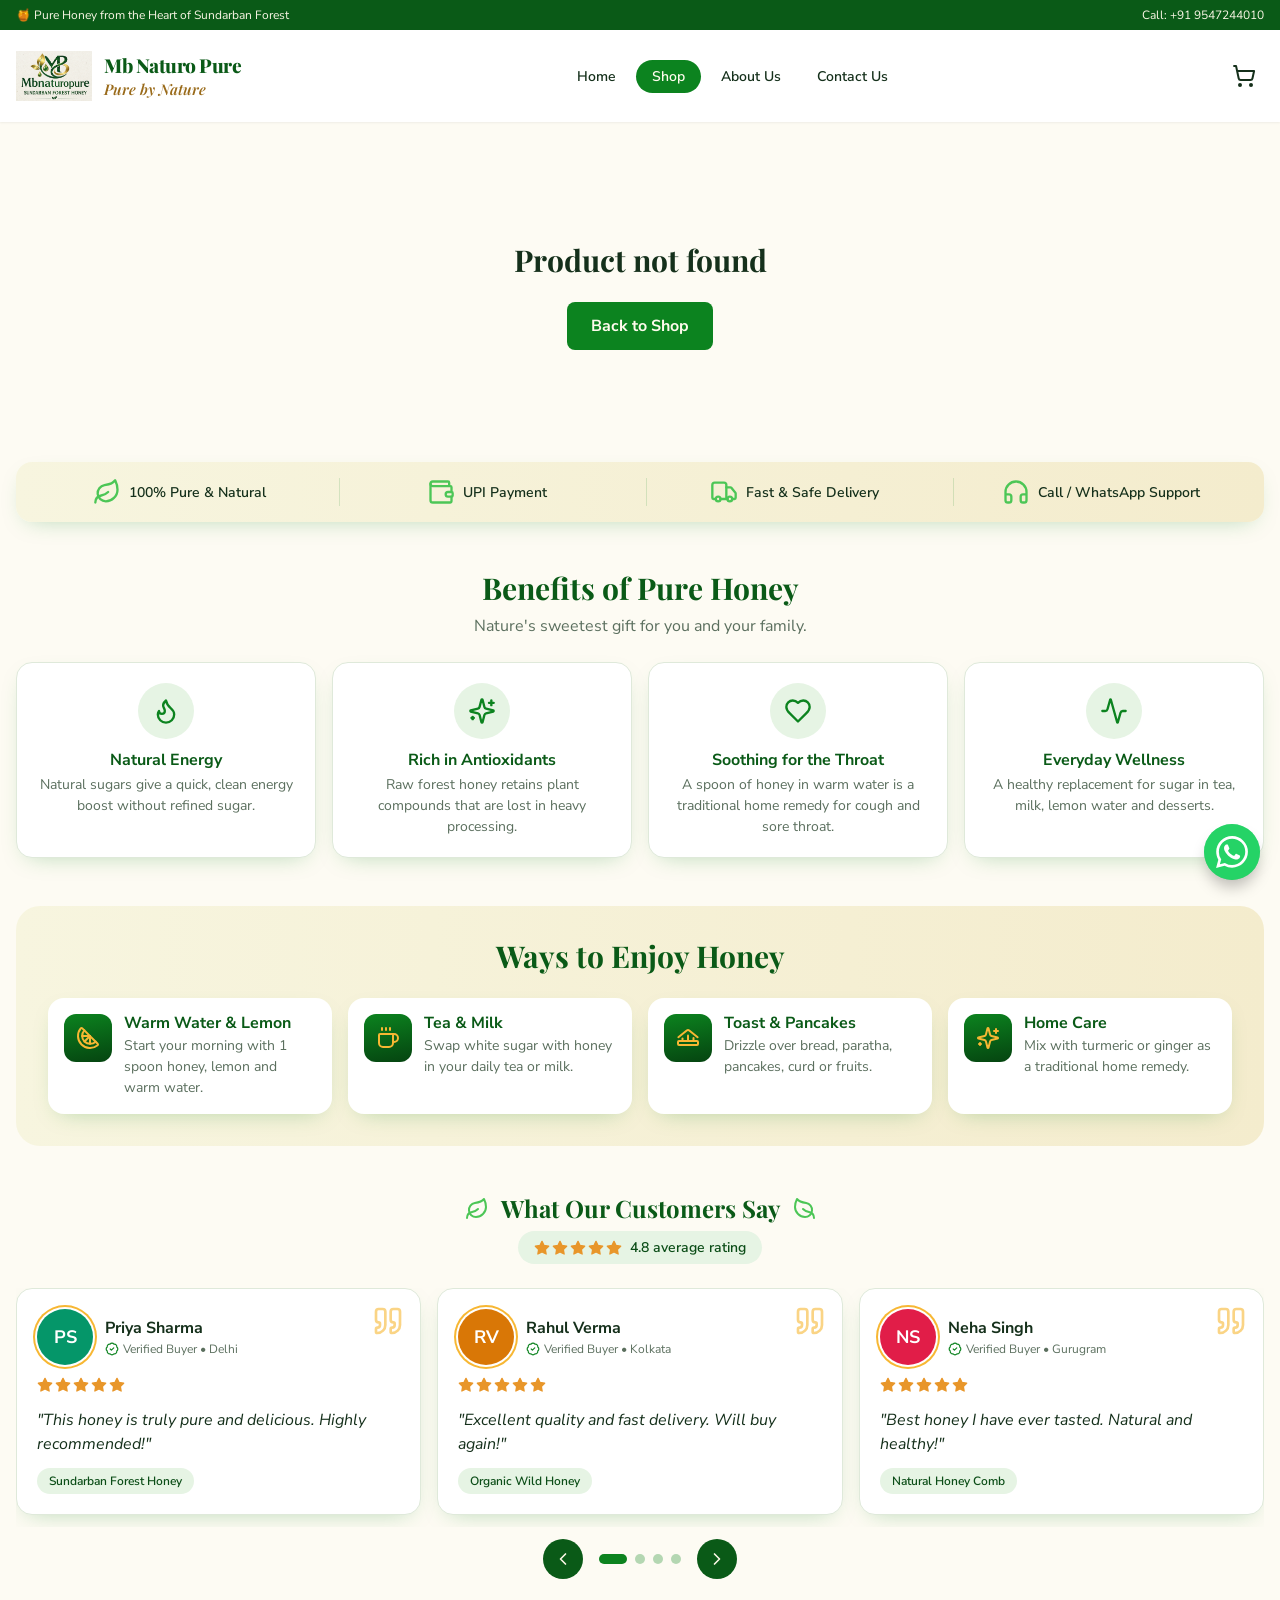
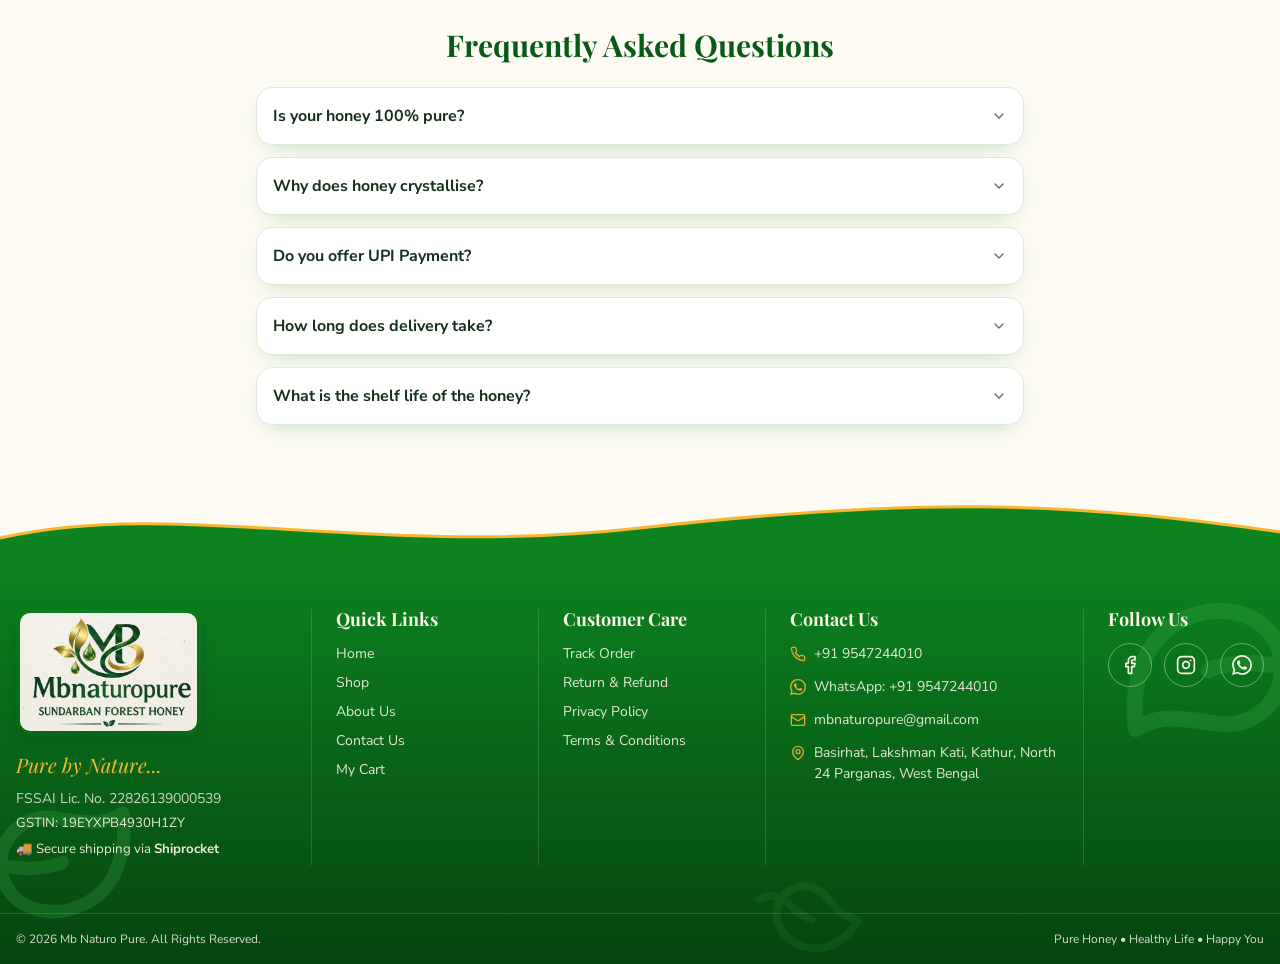
<file: product.html>
<!doctype html>
<html lang="en">
<head>
<meta charset="utf-8">
<meta name="viewport" content="width=device-width, initial-scale=1">
<title>Product | Mb Naturo Pure</title>
<meta name="description" content="Pure honey">
<meta property="og:type" content="website">
<meta property="og:title" content="Product | Mb Naturo Pure">
<meta property="og:description" content="Pure honey">
<meta name="twitter:card" content="summary_large_image">
<link rel="icon" href="assets/favicon.png" type="image/png">
<link rel="preconnect" href="https://fonts.googleapis.com">
<link rel="preconnect" href="https://fonts.gstatic.com" crossorigin>
<link rel="stylesheet" href="https://fonts.googleapis.com/css2?family=Playfair+Display:wght@600;700;900&family=Nunito+Sans:wght@400;600;700;800&display=swap">
<link rel="stylesheet" href="css/style.css">
</head>
<body>
<header class="site-header">
  <div class="topbar"><div class="container">
    <span>🍯 Pure Honey from the Heart of Sundarban Forest</span>
    <a href="tel:9547244010" class="hide-sm">Call: +91 9547244010</a>
  </div></div>
  <div class="container header-main">
    <a href="index.html" class="logo"><img src="assets/logo.png" alt="Mb Naturo Pure logo" width="500" height="500"><span class="brand-lockup"><strong>Mb Naturo Pure</strong><em>Pure by Nature</em></span></a>
    <nav class="nav-desktop"><a href="index.html">Home</a><a href="shop.html" class="active">Shop</a><a href="about.html">About Us</a><a href="contact.html">Contact Us</a></nav>
    <div class="header-actions">
      <a href="cart.html" class="icon-btn" aria-label="Cart"><svg class="icon " viewBox="0 0 24 24" aria-hidden="true"><circle cx="8" cy="21" r="1"/><circle cx="19" cy="21" r="1"/><path d="M2.05 2.05h2l2.66 12.42a2 2 0 0 0 2 1.58h9.78a2 2 0 0 0 1.95-1.57l1.65-7.43H5.12"/></svg><span class="cart-count"></span></a>
      <button class="icon-btn menu-toggle" aria-label="Menu"><svg class="icon icon-menu" viewBox="0 0 24 24" aria-hidden="true"><path d="M4 12h16M4 6h16M4 18h16"/></svg><svg class="icon icon-close" viewBox="0 0 24 24" aria-hidden="true"><path d="M18 6 6 18M6 6l12 12"/></svg></button>
    </div>
  </div>
  <nav class="nav-mobile"><a href="index.html">Home</a><a href="shop.html">Shop</a><a href="about.html">About Us</a><a href="contact.html">Contact Us</a></nav>
</header>
<main>
<div class="container" style="padding-top:2.5rem;padding-bottom:2.5rem">
  <div id="product-root"></div>
  <div class="trust-strip bg-cream-gradient shadow-card"><div class="f"><svg class="icon " viewBox="0 0 24 24" aria-hidden="true"><path d="M11 20A7 7 0 0 1 9.8 6.1C15.5 5 17 4.48 19 2c1 2 2 4.18 2 8 0 5.5-4.78 10-10 10Z"/><path d="M2 21c0-3 1.85-5.36 5.08-6C9.5 14.52 12 13 13 12"/></svg>100% Pure &amp; Natural</div><div class="f"><svg class="icon " viewBox="0 0 24 24" aria-hidden="true"><path d="M19 7V4a1 1 0 0 0-1-1H5a2 2 0 0 0 0 4h15a1 1 0 0 1 1 1v4h-3a2 2 0 0 0 0 4h3a1 1 0 0 0 1-1v-2a1 1 0 0 0-1-1"/><path d="M3 5v14a2 2 0 0 0 2 2h15a1 1 0 0 0 1-1v-4"/></svg>UPI Payment</div><div class="f"><svg class="icon " viewBox="0 0 24 24" aria-hidden="true"><path d="M14 18V6a2 2 0 0 0-2-2H4a2 2 0 0 0-2 2v11a1 1 0 0 0 1 1h2"/><path d="M15 18H9"/><path d="M19 18h2a1 1 0 0 0 1-1v-3.65a1 1 0 0 0-.22-.624l-3.48-4.35A1 1 0 0 0 17.52 8H14"/><circle cx="17" cy="18" r="2"/><circle cx="7" cy="18" r="2"/></svg>Fast &amp; Safe Delivery</div><div class="f"><svg class="icon " viewBox="0 0 24 24" aria-hidden="true"><path d="M3 14h3a2 2 0 0 1 2 2v3a2 2 0 0 1-2 2H5a2 2 0 0 1-2-2v-7a9 9 0 0 1 18 0v7a2 2 0 0 1-2 2h-1a2 2 0 0 1-2-2v-3a2 2 0 0 1 2-2h3"/></svg>Call / WhatsApp Support</div></div>
  <section class="mt-12">
  <div class="narrow"><h2 class="h2">Benefits of Pure Honey</h2><p class="sub">Nature's sweetest gift for you and your family.</p></div>
  <div class="benefits"><div class="card hover benefit"><span class="round soft"><svg class="icon " viewBox="0 0 24 24" aria-hidden="true"><path d="M8.5 14.5A2.5 2.5 0 0 0 11 12c0-1.38-.5-2-1-3-1.072-2.143-.224-4.054 2-6 .5 2.5 2 4.9 4 6.5 2 1.6 3 3.5 3 5.5a7 7 0 1 1-14 0c0-1.153.433-2.294 1-3a2.5 2.5 0 0 0 2.5 2.5z"/></svg></span><h3 class="sans">Natural Energy</h3><p>Natural sugars give a quick, clean energy boost without refined sugar.</p></div><div class="card hover benefit"><span class="round soft"><svg class="icon " viewBox="0 0 24 24" aria-hidden="true"><path d="M9.937 15.5A2 2 0 0 0 8.5 14.063l-6.135-1.582a.5.5 0 0 1 0-.962L8.5 9.936A2 2 0 0 0 9.937 8.5l1.582-6.135a.5.5 0 0 1 .963 0L14.063 8.5A2 2 0 0 0 15.5 9.937l6.135 1.581a.5.5 0 0 1 0 .964L15.5 14.063a2 2 0 0 0-1.437 1.437l-1.582 6.135a.5.5 0 0 1-.963 0z"/><path d="M20 3v4"/><path d="M22 5h-4"/><path d="M4 17v2"/><path d="M5 18H3"/></svg></span><h3 class="sans">Rich in Antioxidants</h3><p>Raw forest honey retains plant compounds that are lost in heavy processing.</p></div><div class="card hover benefit"><span class="round soft"><svg class="icon " viewBox="0 0 24 24" aria-hidden="true"><path d="M19 14c1.49-1.46 3-3.21 3-5.5A5.5 5.5 0 0 0 16.5 3c-1.76 0-3 .5-4.5 2-1.5-1.5-2.74-2-4.5-2A5.5 5.5 0 0 0 2 8.5c0 2.3 1.5 4.05 3 5.5l7 7Z"/></svg></span><h3 class="sans">Soothing for the Throat</h3><p>A spoon of honey in warm water is a traditional home remedy for cough and sore throat.</p></div><div class="card hover benefit"><span class="round soft"><svg class="icon " viewBox="0 0 24 24" aria-hidden="true"><path d="M22 12h-2.48a2 2 0 0 0-1.93 1.46l-2.35 8.36a.25.25 0 0 1-.48 0L9.24 2.18a.25.25 0 0 0-.48 0l-2.35 8.36A2 2 0 0 1 4.49 12H2"/></svg></span><h3 class="sans">Everyday Wellness</h3><p>A healthy replacement for sugar in tea, milk, lemon water and desserts.</p></div></div>
</section>
  <section class="cream-box bg-cream-gradient">
  <h2 class="h2 text-center">Ways to Enjoy Honey</h2>
  <div class="ways"><div class="way"><span class="ic-box"><svg class="icon " viewBox="0 0 24 24" aria-hidden="true"><path d="M21.66 17.67a1.08 1.08 0 0 1-.04 1.6A12 12 0 0 1 4.73 2.38a1.1 1.1 0 0 1 1.61-.04z"/><path d="M19.65 15.66A8 8 0 0 1 8.35 4.34"/><path d="m14 10-5.5 5.5"/><path d="M14 17.85V10H6.15"/></svg></span><div><h3 class="sans">Warm Water &amp; Lemon</h3><p>Start your morning with 1 spoon honey, lemon and warm water.</p></div></div><div class="way"><span class="ic-box"><svg class="icon " viewBox="0 0 24 24" aria-hidden="true"><path d="M10 2v2"/><path d="M14 2v2"/><path d="M16 8a1 1 0 0 1 1 1v8a4 4 0 0 1-4 4H7a4 4 0 0 1-4-4V9a1 1 0 0 1 1-1h14a4 4 0 1 1 0 8h-1"/><path d="M6 2v2"/></svg></span><div><h3 class="sans">Tea &amp; Milk</h3><p>Swap white sugar with honey in your daily tea or milk.</p></div></div><div class="way"><span class="ic-box"><svg class="icon " viewBox="0 0 24 24" aria-hidden="true"><path d="m2.37 11.223 8.372-6.777a2 2 0 0 1 2.516 0l8.371 6.777"/><path d="M21 15a1 1 0 0 1 1 1v2a1 1 0 0 1-1 1H3a1 1 0 0 1-1-1v-2a1 1 0 0 1 1-1z"/><path d="M6.5 15v-2.5"/><path d="M12 15V9.5"/><path d="M17.5 15v-3"/></svg></span><div><h3 class="sans">Toast &amp; Pancakes</h3><p>Drizzle over bread, paratha, pancakes, curd or fruits.</p></div></div><div class="way"><span class="ic-box"><svg class="icon " viewBox="0 0 24 24" aria-hidden="true"><path d="M9.937 15.5A2 2 0 0 0 8.5 14.063l-6.135-1.582a.5.5 0 0 1 0-.962L8.5 9.936A2 2 0 0 0 9.937 8.5l1.582-6.135a.5.5 0 0 1 .963 0L14.063 8.5A2 2 0 0 0 15.5 9.937l6.135 1.581a.5.5 0 0 1 0 .964L15.5 14.063a2 2 0 0 0-1.437 1.437l-1.582 6.135a.5.5 0 0 1-.963 0z"/><path d="M20 3v4"/><path d="M22 5h-4"/><path d="M4 17v2"/><path d="M5 18H3"/></svg></span><div><h3 class="sans">Home Care</h3><p>Mix with turmeric or ginger as a traditional home remedy.</p></div></div></div>
</section>
  <section class="mt-12 rev-slider">
  <div class="narrow">
    <h2 class="rev-title"><svg class="icon " viewBox="0 0 24 24" aria-hidden="true"><path d="M11 20A7 7 0 0 1 9.8 6.1C15.5 5 17 4.48 19 2c1 2 2 4.18 2 8 0 5.5-4.78 10-10 10Z"/><path d="M2 21c0-3 1.85-5.36 5.08-6C9.5 14.52 12 13 13 12"/></svg> What Our Customers Say <svg class="icon flip" viewBox="0 0 24 24" aria-hidden="true"><path d="M11 20A7 7 0 0 1 9.8 6.1C15.5 5 17 4.48 19 2c1 2 2 4.18 2 8 0 5.5-4.78 10-10 10Z"/><path d="M2 21c0-3 1.85-5.36 5.08-6C9.5 14.52 12 13 13 12"/></svg></h2>
    <div class="rating-pill"><span class="stars"><svg class="icon fill " viewBox="0 0 24 24" aria-hidden="true"><polygon points="12 2 15.09 8.26 22 9.27 17 14.14 18.18 21.02 12 17.77 5.82 21.02 7 14.14 2 9.27 8.91 8.26 12 2"/></svg><svg class="icon fill " viewBox="0 0 24 24" aria-hidden="true"><polygon points="12 2 15.09 8.26 22 9.27 17 14.14 18.18 21.02 12 17.77 5.82 21.02 7 14.14 2 9.27 8.91 8.26 12 2"/></svg><svg class="icon fill " viewBox="0 0 24 24" aria-hidden="true"><polygon points="12 2 15.09 8.26 22 9.27 17 14.14 18.18 21.02 12 17.77 5.82 21.02 7 14.14 2 9.27 8.91 8.26 12 2"/></svg><svg class="icon fill " viewBox="0 0 24 24" aria-hidden="true"><polygon points="12 2 15.09 8.26 22 9.27 17 14.14 18.18 21.02 12 17.77 5.82 21.02 7 14.14 2 9.27 8.91 8.26 12 2"/></svg><svg class="icon fill " viewBox="0 0 24 24" aria-hidden="true"><polygon points="12 2 15.09 8.26 22 9.27 17 14.14 18.18 21.02 12 17.77 5.82 21.02 7 14.14 2 9.27 8.91 8.26 12 2"/></svg></span> 4.8 average rating</div>
  </div>
  <div class="rev-track no-scrollbar"><figure class="rev">
  <svg class="icon q-ic" viewBox="0 0 24 24" aria-hidden="true"><path d="M16 3a2 2 0 0 0-2 2v6a2 2 0 0 0 2 2 1 1 0 0 1 1 1v1a2 2 0 0 1-2 2 1 1 0 0 0-1 1v2a1 1 0 0 0 1 1 6 6 0 0 0 6-6V5a2 2 0 0 0-2-2z"/><path d="M5 3a2 2 0 0 0-2 2v6a2 2 0 0 0 2 2 1 1 0 0 1 1 1v1a2 2 0 0 1-2 2 1 1 0 0 0-1 1v2a1 1 0 0 0 1 1 6 6 0 0 0 6-6V5a2 2 0 0 0-2-2z"/></svg>
  <div class="who"><span class="avatar" style="background:#059669">PS</span>
    <div style="min-width:0"><figcaption class="name">Priya Sharma</figcaption>
    <p class="city"><svg class="icon " viewBox="0 0 24 24" aria-hidden="true"><path d="M3.85 8.62a4 4 0 0 1 4.78-4.77 4 4 0 0 1 6.74 0 4 4 0 0 1 4.78 4.78 4 4 0 0 1 0 6.74 4 4 0 0 1-4.77 4.78 4 4 0 0 1-6.75 0 4 4 0 0 1-4.78-4.77 4 4 0 0 1 0-6.76Z"/><path d="m9 12 2 2 4-4"/></svg> Verified Buyer • Delhi</p></div></div>
  <span class="stars"><svg class="icon fill " viewBox="0 0 24 24" aria-hidden="true"><polygon points="12 2 15.09 8.26 22 9.27 17 14.14 18.18 21.02 12 17.77 5.82 21.02 7 14.14 2 9.27 8.91 8.26 12 2"/></svg><svg class="icon fill " viewBox="0 0 24 24" aria-hidden="true"><polygon points="12 2 15.09 8.26 22 9.27 17 14.14 18.18 21.02 12 17.77 5.82 21.02 7 14.14 2 9.27 8.91 8.26 12 2"/></svg><svg class="icon fill " viewBox="0 0 24 24" aria-hidden="true"><polygon points="12 2 15.09 8.26 22 9.27 17 14.14 18.18 21.02 12 17.77 5.82 21.02 7 14.14 2 9.27 8.91 8.26 12 2"/></svg><svg class="icon fill " viewBox="0 0 24 24" aria-hidden="true"><polygon points="12 2 15.09 8.26 22 9.27 17 14.14 18.18 21.02 12 17.77 5.82 21.02 7 14.14 2 9.27 8.91 8.26 12 2"/></svg><svg class="icon fill " viewBox="0 0 24 24" aria-hidden="true"><polygon points="12 2 15.09 8.26 22 9.27 17 14.14 18.18 21.02 12 17.77 5.82 21.02 7 14.14 2 9.27 8.91 8.26 12 2"/></svg></span>
  <blockquote>"This honey is truly pure and delicious. Highly recommended!"</blockquote>
  <p class="pill">Sundarban Forest Honey</p>
</figure><figure class="rev">
  <svg class="icon q-ic" viewBox="0 0 24 24" aria-hidden="true"><path d="M16 3a2 2 0 0 0-2 2v6a2 2 0 0 0 2 2 1 1 0 0 1 1 1v1a2 2 0 0 1-2 2 1 1 0 0 0-1 1v2a1 1 0 0 0 1 1 6 6 0 0 0 6-6V5a2 2 0 0 0-2-2z"/><path d="M5 3a2 2 0 0 0-2 2v6a2 2 0 0 0 2 2 1 1 0 0 1 1 1v1a2 2 0 0 1-2 2 1 1 0 0 0-1 1v2a1 1 0 0 0 1 1 6 6 0 0 0 6-6V5a2 2 0 0 0-2-2z"/></svg>
  <div class="who"><span class="avatar" style="background:#d97706">RV</span>
    <div style="min-width:0"><figcaption class="name">Rahul Verma</figcaption>
    <p class="city"><svg class="icon " viewBox="0 0 24 24" aria-hidden="true"><path d="M3.85 8.62a4 4 0 0 1 4.78-4.77 4 4 0 0 1 6.74 0 4 4 0 0 1 4.78 4.78 4 4 0 0 1 0 6.74 4 4 0 0 1-4.77 4.78 4 4 0 0 1-6.75 0 4 4 0 0 1-4.78-4.77 4 4 0 0 1 0-6.76Z"/><path d="m9 12 2 2 4-4"/></svg> Verified Buyer • Kolkata</p></div></div>
  <span class="stars"><svg class="icon fill " viewBox="0 0 24 24" aria-hidden="true"><polygon points="12 2 15.09 8.26 22 9.27 17 14.14 18.18 21.02 12 17.77 5.82 21.02 7 14.14 2 9.27 8.91 8.26 12 2"/></svg><svg class="icon fill " viewBox="0 0 24 24" aria-hidden="true"><polygon points="12 2 15.09 8.26 22 9.27 17 14.14 18.18 21.02 12 17.77 5.82 21.02 7 14.14 2 9.27 8.91 8.26 12 2"/></svg><svg class="icon fill " viewBox="0 0 24 24" aria-hidden="true"><polygon points="12 2 15.09 8.26 22 9.27 17 14.14 18.18 21.02 12 17.77 5.82 21.02 7 14.14 2 9.27 8.91 8.26 12 2"/></svg><svg class="icon fill " viewBox="0 0 24 24" aria-hidden="true"><polygon points="12 2 15.09 8.26 22 9.27 17 14.14 18.18 21.02 12 17.77 5.82 21.02 7 14.14 2 9.27 8.91 8.26 12 2"/></svg><svg class="icon fill " viewBox="0 0 24 24" aria-hidden="true"><polygon points="12 2 15.09 8.26 22 9.27 17 14.14 18.18 21.02 12 17.77 5.82 21.02 7 14.14 2 9.27 8.91 8.26 12 2"/></svg></span>
  <blockquote>"Excellent quality and fast delivery. Will buy again!"</blockquote>
  <p class="pill">Organic Wild Honey</p>
</figure><figure class="rev">
  <svg class="icon q-ic" viewBox="0 0 24 24" aria-hidden="true"><path d="M16 3a2 2 0 0 0-2 2v6a2 2 0 0 0 2 2 1 1 0 0 1 1 1v1a2 2 0 0 1-2 2 1 1 0 0 0-1 1v2a1 1 0 0 0 1 1 6 6 0 0 0 6-6V5a2 2 0 0 0-2-2z"/><path d="M5 3a2 2 0 0 0-2 2v6a2 2 0 0 0 2 2 1 1 0 0 1 1 1v1a2 2 0 0 1-2 2 1 1 0 0 0-1 1v2a1 1 0 0 0 1 1 6 6 0 0 0 6-6V5a2 2 0 0 0-2-2z"/></svg>
  <div class="who"><span class="avatar" style="background:#e11d48">NS</span>
    <div style="min-width:0"><figcaption class="name">Neha Singh</figcaption>
    <p class="city"><svg class="icon " viewBox="0 0 24 24" aria-hidden="true"><path d="M3.85 8.62a4 4 0 0 1 4.78-4.77 4 4 0 0 1 6.74 0 4 4 0 0 1 4.78 4.78 4 4 0 0 1 0 6.74 4 4 0 0 1-4.77 4.78 4 4 0 0 1-6.75 0 4 4 0 0 1-4.78-4.77 4 4 0 0 1 0-6.76Z"/><path d="m9 12 2 2 4-4"/></svg> Verified Buyer • Gurugram</p></div></div>
  <span class="stars"><svg class="icon fill " viewBox="0 0 24 24" aria-hidden="true"><polygon points="12 2 15.09 8.26 22 9.27 17 14.14 18.18 21.02 12 17.77 5.82 21.02 7 14.14 2 9.27 8.91 8.26 12 2"/></svg><svg class="icon fill " viewBox="0 0 24 24" aria-hidden="true"><polygon points="12 2 15.09 8.26 22 9.27 17 14.14 18.18 21.02 12 17.77 5.82 21.02 7 14.14 2 9.27 8.91 8.26 12 2"/></svg><svg class="icon fill " viewBox="0 0 24 24" aria-hidden="true"><polygon points="12 2 15.09 8.26 22 9.27 17 14.14 18.18 21.02 12 17.77 5.82 21.02 7 14.14 2 9.27 8.91 8.26 12 2"/></svg><svg class="icon fill " viewBox="0 0 24 24" aria-hidden="true"><polygon points="12 2 15.09 8.26 22 9.27 17 14.14 18.18 21.02 12 17.77 5.82 21.02 7 14.14 2 9.27 8.91 8.26 12 2"/></svg><svg class="icon fill " viewBox="0 0 24 24" aria-hidden="true"><polygon points="12 2 15.09 8.26 22 9.27 17 14.14 18.18 21.02 12 17.77 5.82 21.02 7 14.14 2 9.27 8.91 8.26 12 2"/></svg></span>
  <blockquote>"Best honey I have ever tasted. Natural and healthy!"</blockquote>
  <p class="pill">Natural Honey Comb</p>
</figure><figure class="rev">
  <svg class="icon q-ic" viewBox="0 0 24 24" aria-hidden="true"><path d="M16 3a2 2 0 0 0-2 2v6a2 2 0 0 0 2 2 1 1 0 0 1 1 1v1a2 2 0 0 1-2 2 1 1 0 0 0-1 1v2a1 1 0 0 0 1 1 6 6 0 0 0 6-6V5a2 2 0 0 0-2-2z"/><path d="M5 3a2 2 0 0 0-2 2v6a2 2 0 0 0 2 2 1 1 0 0 1 1 1v1a2 2 0 0 1-2 2 1 1 0 0 0-1 1v2a1 1 0 0 0 1 1 6 6 0 0 0 6-6V5a2 2 0 0 0-2-2z"/></svg>
  <div class="who"><span class="avatar" style="background:#0284c7">AD</span>
    <div style="min-width:0"><figcaption class="name">Amit Das</figcaption>
    <p class="city"><svg class="icon " viewBox="0 0 24 24" aria-hidden="true"><path d="M3.85 8.62a4 4 0 0 1 4.78-4.77 4 4 0 0 1 6.74 0 4 4 0 0 1 4.78 4.78 4 4 0 0 1 0 6.74 4 4 0 0 1-4.77 4.78 4 4 0 0 1-6.75 0 4 4 0 0 1-4.78-4.77 4 4 0 0 1 0-6.76Z"/><path d="m9 12 2 2 4-4"/></svg> Verified Buyer • Howrah</p></div></div>
  <span class="stars"><svg class="icon fill " viewBox="0 0 24 24" aria-hidden="true"><polygon points="12 2 15.09 8.26 22 9.27 17 14.14 18.18 21.02 12 17.77 5.82 21.02 7 14.14 2 9.27 8.91 8.26 12 2"/></svg><svg class="icon fill " viewBox="0 0 24 24" aria-hidden="true"><polygon points="12 2 15.09 8.26 22 9.27 17 14.14 18.18 21.02 12 17.77 5.82 21.02 7 14.14 2 9.27 8.91 8.26 12 2"/></svg><svg class="icon fill " viewBox="0 0 24 24" aria-hidden="true"><polygon points="12 2 15.09 8.26 22 9.27 17 14.14 18.18 21.02 12 17.77 5.82 21.02 7 14.14 2 9.27 8.91 8.26 12 2"/></svg><svg class="icon fill " viewBox="0 0 24 24" aria-hidden="true"><polygon points="12 2 15.09 8.26 22 9.27 17 14.14 18.18 21.02 12 17.77 5.82 21.02 7 14.14 2 9.27 8.91 8.26 12 2"/></svg><svg class="icon fill " viewBox="0 0 24 24" aria-hidden="true"><polygon points="12 2 15.09 8.26 22 9.27 17 14.14 18.18 21.02 12 17.77 5.82 21.02 7 14.14 2 9.27 8.91 8.26 12 2"/></svg></span>
  <blockquote>"Family pack is great value. Taste is thick, rich and not artificial."</blockquote>
  <p class="pill">Organic Honey 1 kg</p>
</figure><figure class="rev">
  <svg class="icon q-ic" viewBox="0 0 24 24" aria-hidden="true"><path d="M16 3a2 2 0 0 0-2 2v6a2 2 0 0 0 2 2 1 1 0 0 1 1 1v1a2 2 0 0 1-2 2 1 1 0 0 0-1 1v2a1 1 0 0 0 1 1 6 6 0 0 0 6-6V5a2 2 0 0 0-2-2z"/><path d="M5 3a2 2 0 0 0-2 2v6a2 2 0 0 0 2 2 1 1 0 0 1 1 1v1a2 2 0 0 1-2 2 1 1 0 0 0-1 1v2a1 1 0 0 0 1 1 6 6 0 0 0 6-6V5a2 2 0 0 0-2-2z"/></svg>
  <div class="who"><span class="avatar" style="background:#7c3aed">SG</span>
    <div style="min-width:0"><figcaption class="name">Sneha Gupta</figcaption>
    <p class="city"><svg class="icon " viewBox="0 0 24 24" aria-hidden="true"><path d="M3.85 8.62a4 4 0 0 1 4.78-4.77 4 4 0 0 1 6.74 0 4 4 0 0 1 4.78 4.78 4 4 0 0 1 0 6.74 4 4 0 0 1-4.77 4.78 4 4 0 0 1-6.75 0 4 4 0 0 1-4.78-4.77 4 4 0 0 1 0-6.76Z"/><path d="m9 12 2 2 4-4"/></svg> Verified Buyer • Mumbai</p></div></div>
  <span class="stars"><svg class="icon fill " viewBox="0 0 24 24" aria-hidden="true"><polygon points="12 2 15.09 8.26 22 9.27 17 14.14 18.18 21.02 12 17.77 5.82 21.02 7 14.14 2 9.27 8.91 8.26 12 2"/></svg><svg class="icon fill " viewBox="0 0 24 24" aria-hidden="true"><polygon points="12 2 15.09 8.26 22 9.27 17 14.14 18.18 21.02 12 17.77 5.82 21.02 7 14.14 2 9.27 8.91 8.26 12 2"/></svg><svg class="icon fill " viewBox="0 0 24 24" aria-hidden="true"><polygon points="12 2 15.09 8.26 22 9.27 17 14.14 18.18 21.02 12 17.77 5.82 21.02 7 14.14 2 9.27 8.91 8.26 12 2"/></svg><svg class="icon fill " viewBox="0 0 24 24" aria-hidden="true"><polygon points="12 2 15.09 8.26 22 9.27 17 14.14 18.18 21.02 12 17.77 5.82 21.02 7 14.14 2 9.27 8.91 8.26 12 2"/></svg><svg class="icon fill " viewBox="0 0 24 24" aria-hidden="true"><polygon points="12 2 15.09 8.26 22 9.27 17 14.14 18.18 21.02 12 17.77 5.82 21.02 7 14.14 2 9.27 8.91 8.26 12 2"/></svg></span>
  <blockquote>"Gifted this on Diwali and everyone loved the packing and quality."</blockquote>
  <p class="pill">Premium Honey Gift Pack</p>
</figure><figure class="rev">
  <svg class="icon q-ic" viewBox="0 0 24 24" aria-hidden="true"><path d="M16 3a2 2 0 0 0-2 2v6a2 2 0 0 0 2 2 1 1 0 0 1 1 1v1a2 2 0 0 1-2 2 1 1 0 0 0-1 1v2a1 1 0 0 0 1 1 6 6 0 0 0 6-6V5a2 2 0 0 0-2-2z"/><path d="M5 3a2 2 0 0 0-2 2v6a2 2 0 0 0 2 2 1 1 0 0 1 1 1v1a2 2 0 0 1-2 2 1 1 0 0 0-1 1v2a1 1 0 0 0 1 1 6 6 0 0 0 6-6V5a2 2 0 0 0-2-2z"/></svg>
  <div class="who"><span class="avatar" style="background:#0d9488">RB</span>
    <div style="min-width:0"><figcaption class="name">Rohit Banerjee</figcaption>
    <p class="city"><svg class="icon " viewBox="0 0 24 24" aria-hidden="true"><path d="M3.85 8.62a4 4 0 0 1 4.78-4.77 4 4 0 0 1 6.74 0 4 4 0 0 1 4.78 4.78 4 4 0 0 1 0 6.74 4 4 0 0 1-4.77 4.78 4 4 0 0 1-6.75 0 4 4 0 0 1-4.78-4.77 4 4 0 0 1 0-6.76Z"/><path d="m9 12 2 2 4-4"/></svg> Verified Buyer • Siliguri</p></div></div>
  <span class="stars"><svg class="icon fill " viewBox="0 0 24 24" aria-hidden="true"><polygon points="12 2 15.09 8.26 22 9.27 17 14.14 18.18 21.02 12 17.77 5.82 21.02 7 14.14 2 9.27 8.91 8.26 12 2"/></svg><svg class="icon fill " viewBox="0 0 24 24" aria-hidden="true"><polygon points="12 2 15.09 8.26 22 9.27 17 14.14 18.18 21.02 12 17.77 5.82 21.02 7 14.14 2 9.27 8.91 8.26 12 2"/></svg><svg class="icon fill " viewBox="0 0 24 24" aria-hidden="true"><polygon points="12 2 15.09 8.26 22 9.27 17 14.14 18.18 21.02 12 17.77 5.82 21.02 7 14.14 2 9.27 8.91 8.26 12 2"/></svg><svg class="icon fill " viewBox="0 0 24 24" aria-hidden="true"><polygon points="12 2 15.09 8.26 22 9.27 17 14.14 18.18 21.02 12 17.77 5.82 21.02 7 14.14 2 9.27 8.91 8.26 12 2"/></svg><svg class="icon fill " viewBox="0 0 24 24" aria-hidden="true"><polygon points="12 2 15.09 8.26 22 9.27 17 14.14 18.18 21.02 12 17.77 5.82 21.02 7 14.14 2 9.27 8.91 8.26 12 2"/></svg></span>
  <blockquote>"Crystallised naturally in winter, which proves it is real. Very happy!"</blockquote>
  <p class="pill">Pure Honey 250 g</p>
</figure></div>
  <div class="rev-nav">
    <button class="arrow rev-prev" aria-label="Previous review"><svg class="icon " viewBox="0 0 24 24" aria-hidden="true"><path d="m15 18-6-6 6-6"/></svg></button>
    <div class="rev-dots"></div>
    <button class="arrow rev-next" aria-label="Next review"><svg class="icon " viewBox="0 0 24 24" aria-hidden="true"><path d="m9 18 6-6-6-6"/></svg></button>
  </div>
</section>
  <section class="faq">
  <h2 class="h2 text-center">Frequently Asked Questions</h2>
  <div class="faq-list"><div class="faq-item"><button class="faq-q" type="button"><span>Is your honey 100% pure?</span><svg class="icon " viewBox="0 0 24 24" aria-hidden="true"><path d="m6 9 6 6 6-6"/></svg></button><div class="faq-a">Yes. Our honey is raw, natural and free from added sugar, chemicals and preservatives.</div></div><div class="faq-item"><button class="faq-q" type="button"><span>Why does honey crystallise?</span><svg class="icon " viewBox="0 0 24 24" aria-hidden="true"><path d="m6 9 6 6 6-6"/></svg></button><div class="faq-a">Natural honey crystallises over time, especially in cold weather. It is a sign of purity. Place the jar in warm water to liquefy it again.</div></div><div class="faq-item"><button class="faq-q" type="button"><span>Do you offer UPI Payment?</span><svg class="icon " viewBox="0 0 24 24" aria-hidden="true"><path d="m6 9 6 6 6-6"/></svg></button><div class="faq-a">Yes, UPI Payment is available. You can also confirm your order on WhatsApp.</div></div><div class="faq-item"><button class="faq-q" type="button"><span>How long does delivery take?</span><svg class="icon " viewBox="0 0 24 24" aria-hidden="true"><path d="m6 9 6 6 6-6"/></svg></button><div class="faq-a">Most orders are dispatched quickly and delivered within a few working days, depending on your location.</div></div><div class="faq-item"><button class="faq-q" type="button"><span>What is the shelf life of the honey?</span><svg class="icon " viewBox="0 0 24 24" aria-hidden="true"><path d="m6 9 6 6 6-6"/></svg></button><div class="faq-a">Pure honey has a very long shelf life when stored in a cool, dry place with the lid tightly closed.</div></div></div>
</section>
</div>
</main>
<footer class="site-footer">
  <svg viewBox="0 0 1440 70" preserveAspectRatio="none" aria-hidden="true" class="footer-wave">
    <path d="M0 46C200 6 420 66 720 36S1200 8 1440 40V70H0Z" fill="currentColor"/>
    <path d="M0 46C200 6 420 66 720 36S1200 8 1440 40" fill="none" stroke="#f7b733" stroke-width="3"/>
  </svg>
  <div class="footer-body">
    <svg class="icon footer-leaf l1" viewBox="0 0 24 24" aria-hidden="true"><path d="M11 20A7 7 0 0 1 9.8 6.1C15.5 5 17 4.48 19 2c1 2 2 4.18 2 8 0 5.5-4.78 10-10 10Z"/><path d="M2 21c0-3 1.85-5.36 5.08-6C9.5 14.52 12 13 13 12"/></svg><svg class="icon footer-leaf l2" viewBox="0 0 24 24" aria-hidden="true"><path d="M11 20A7 7 0 0 1 9.8 6.1C15.5 5 17 4.48 19 2c1 2 2 4.18 2 8 0 5.5-4.78 10-10 10Z"/><path d="M2 21c0-3 1.85-5.36 5.08-6C9.5 14.52 12 13 13 12"/></svg><svg class="icon footer-leaf l3" viewBox="0 0 24 24" aria-hidden="true"><path d="M11 20A7 7 0 0 1 9.8 6.1C15.5 5 17 4.48 19 2c1 2 2 4.18 2 8 0 5.5-4.78 10-10 10Z"/><path d="M2 21c0-3 1.85-5.36 5.08-6C9.5 14.52 12 13 13 12"/></svg>
    <div class="container footer-grid">
      <div class="footer-col">
        <div class="footer-logo"><img src="assets/logo.png" alt="Mb Naturo Pure" loading="lazy" width="500" height="500"></div>
        <p class="footer-tag">Pure by Nature...</p>
        <p class="footer-fssai">FSSAI Lic. No. 22826139000539</p><p class="footer-gst">GSTIN: 19EYXPB4930H1ZY</p><p class="footer-shipping">🚚 Secure shipping via <strong>Shiprocket</strong></p>
      </div>
      <div class="footer-col"><h3>Quick Links</h3><ul><li><a href="index.html">Home</a></li><li><a href="shop.html">Shop</a></li><li><a href="about.html">About Us</a></li><li><a href="contact.html">Contact Us</a></li><li><a href="cart.html">My Cart</a></li></ul></div>
      <div class="footer-col"><h3>Customer Care</h3><ul>
        <li><a href="https://wa.me/919547244010?text=Hi%2C%20I%20want%20to%20track%20my%20order." target="_blank" rel="noreferrer">Track Order</a></li>
        <li><a href="policies.html#returns">Return &amp; Refund</a></li>
        <li><a href="policies.html#privacy">Privacy Policy</a></li>
        <li><a href="policies.html#terms">Terms &amp; Conditions</a></li>
      </ul></div>
      <div class="footer-col"><h3>Contact Us</h3><ul class="contact">
        <li><svg class="icon " viewBox="0 0 24 24" aria-hidden="true"><path d="M22 16.92v3a2 2 0 0 1-2.18 2 19.79 19.79 0 0 1-8.63-3.07 19.5 19.5 0 0 1-6-6 19.79 19.79 0 0 1-3.07-8.67A2 2 0 0 1 4.11 2h3a2 2 0 0 1 2 1.72c.127.96.361 1.903.7 2.81a2 2 0 0 1-.45 2.11L8.09 9.91a16 16 0 0 0 6 6l1.27-1.27a2 2 0 0 1 2.11-.45c.907.339 1.85.573 2.81.7A2 2 0 0 1 22 16.92z"/></svg><a href="tel:9547244010">+91 9547244010</a></li>
        <li><svg class="icon fill " viewBox="0 0 24 24" aria-hidden="true" style="stroke:none"><path d="M17.472 14.382c-.297-.149-1.758-.867-2.03-.967-.273-.099-.471-.148-.67.15-.197.297-.767.966-.94 1.164-.173.199-.347.223-.644.075-.297-.15-1.255-.463-2.39-1.475-.883-.788-1.48-1.761-1.653-2.059-.173-.297-.018-.458.13-.606.134-.133.298-.347.446-.52.149-.174.198-.298.298-.497.099-.198.05-.371-.025-.52-.075-.149-.669-1.612-.916-2.207-.242-.579-.487-.5-.669-.51-.173-.008-.371-.01-.57-.01-.198 0-.52.074-.792.372-.272.297-1.04 1.016-1.04 2.479 0 1.462 1.065 2.875 1.213 3.074.149.198 2.096 3.2 5.077 4.487.709.306 1.262.489 1.694.625.712.227 1.36.195 1.871.118.571-.085 1.758-.719 2.006-1.413.248-.694.248-1.289.173-1.413-.074-.124-.272-.198-.57-.347m-5.421 7.403h-.004a9.87 9.87 0 01-5.031-1.378l-.361-.214-3.741.982.998-3.648-.235-.374a9.86 9.86 0 01-1.51-5.26c.001-5.45 4.436-9.884 9.888-9.884 2.64 0 5.122 1.03 6.988 2.898a9.825 9.825 0 012.893 6.994c-.003 5.45-4.437 9.884-9.885 9.884m8.413-18.297A11.815 11.815 0 0012.05 0C5.495 0 .16 5.335.157 11.892c0 2.096.547 4.142 1.588 5.945L.057 24l6.305-1.654a11.882 11.882 0 005.683 1.448h.005c6.554 0 11.89-5.335 11.893-11.893a11.821 11.821 0 00-3.48-8.413Z"/></svg><a href="https://wa.me/919547244010" target="_blank" rel="noreferrer">WhatsApp: +91 9547244010</a></li>
        <li><svg class="icon " viewBox="0 0 24 24" aria-hidden="true"><rect width="20" height="16" x="2" y="4" rx="2"/><path d="m22 7-8.97 5.7a1.94 1.94 0 0 1-2.06 0L2 7"/></svg><a href="mailto:mbnaturopure@gmail.com" style="word-break:break-all">mbnaturopure@gmail.com</a></li>
        <li><svg class="icon " viewBox="0 0 24 24" aria-hidden="true"><path d="M20 10c0 6-8 12-8 12s-8-6-8-12a8 8 0 0 1 16 0Z"/><circle cx="12" cy="10" r="3"/></svg><span>Basirhat, Lakshman Kati, Kathur, North 24 Parganas, West Bengal</span></li>
      </ul></div>
      <div class="footer-col"><h3>Follow Us</h3><div class="social">
        <a href="https://www.facebook.com/share/1CGWaCuecz/" target="_blank" rel="noreferrer" aria-label="Facebook"><svg class="icon " viewBox="0 0 24 24" aria-hidden="true"><path d="M18 2h-3a5 5 0 0 0-5 5v3H7v4h3v8h4v-8h3l1-4h-4V7a1 1 0 0 1 1-1h3z"/></svg></a>
        <a href="https://www.instagram.com/mbnaturopure?srtk=ZTJodGIwbjhyaXZt" target="_blank" rel="noreferrer" aria-label="Instagram"><svg class="icon " viewBox="0 0 24 24" aria-hidden="true"><rect width="20" height="20" x="2" y="2" rx="5" ry="5"/><path d="M16 11.37A4 4 0 1 1 12.63 8 4 4 0 0 1 16 11.37z"/><line x1="17.5" x2="17.51" y1="6.5" y2="6.5"/></svg></a>
        <a href="https://wa.me/919547244010" target="_blank" rel="noreferrer" aria-label="WhatsApp" class="wa"><svg class="icon fill " viewBox="0 0 24 24" aria-hidden="true" style="stroke:none"><path d="M17.472 14.382c-.297-.149-1.758-.867-2.03-.967-.273-.099-.471-.148-.67.15-.197.297-.767.966-.94 1.164-.173.199-.347.223-.644.075-.297-.15-1.255-.463-2.39-1.475-.883-.788-1.48-1.761-1.653-2.059-.173-.297-.018-.458.13-.606.134-.133.298-.347.446-.52.149-.174.198-.298.298-.497.099-.198.05-.371-.025-.52-.075-.149-.669-1.612-.916-2.207-.242-.579-.487-.5-.669-.51-.173-.008-.371-.01-.57-.01-.198 0-.52.074-.792.372-.272.297-1.04 1.016-1.04 2.479 0 1.462 1.065 2.875 1.213 3.074.149.198 2.096 3.2 5.077 4.487.709.306 1.262.489 1.694.625.712.227 1.36.195 1.871.118.571-.085 1.758-.719 2.006-1.413.248-.694.248-1.289.173-1.413-.074-.124-.272-.198-.57-.347m-5.421 7.403h-.004a9.87 9.87 0 01-5.031-1.378l-.361-.214-3.741.982.998-3.648-.235-.374a9.86 9.86 0 01-1.51-5.26c.001-5.45 4.436-9.884 9.888-9.884 2.64 0 5.122 1.03 6.988 2.898a9.825 9.825 0 012.893 6.994c-.003 5.45-4.437 9.884-9.885 9.884m8.413-18.297A11.815 11.815 0 0012.05 0C5.495 0 .16 5.335.157 11.892c0 2.096.547 4.142 1.588 5.945L.057 24l6.305-1.654a11.882 11.882 0 005.683 1.448h.005c6.554 0 11.89-5.335 11.893-11.893a11.821 11.821 0 00-3.48-8.413Z"/></svg></a>
      </div></div>
    </div>
    <div class="footer-bottom"><div class="container">
      <span>© 2026 Mb Naturo Pure. All Rights Reserved.</span>
      <span>Pure Honey • Healthy Life • Happy You</span>
    </div></div>
  </div>
</footer>
<nav aria-label="Quick navigation" class="mobile-nav"><div class="mobile-nav-inner">
  <a href="index.html" class="nav-item"><svg class="icon " viewBox="0 0 24 24" aria-hidden="true"><path d="m3 9 9-7 9 7v11a2 2 0 0 1-2 2H5a2 2 0 0 1-2-2z"/><polyline points="9 22 9 12 15 12 15 22"/></svg>Home</a><a href="shop.html" class="nav-item active"><svg class="icon " viewBox="0 0 24 24" aria-hidden="true"><path d="m2 7 4.41-4.41A2 2 0 0 1 7.83 2h8.34a2 2 0 0 1 1.42.59L22 7"/><path d="M4 12v8a2 2 0 0 0 2 2h12a2 2 0 0 0 2-2v-8"/><path d="M15 22v-4a2 2 0 0 0-2-2h-2a2 2 0 0 0-2 2v4"/><path d="M2 7h20"/><path d="M22 7v3a2 2 0 0 1-2 2a2.7 2.7 0 0 1-1.59-.63.7.7 0 0 0-.82 0A2.7 2.7 0 0 1 16 12a2.7 2.7 0 0 1-1.59-.63.7.7 0 0 0-.82 0A2.7 2.7 0 0 1 12 12a2.7 2.7 0 0 1-1.59-.63.7.7 0 0 0-.82 0A2.7 2.7 0 0 1 8 12a2.7 2.7 0 0 1-1.59-.63.7.7 0 0 0-.82 0A2.7 2.7 0 0 1 4 12a2 2 0 0 1-2-2V7"/></svg>Shop</a>
  <div class="center"><a href="cart.html" aria-label="Cart" class="cart-fab"><svg class="icon " viewBox="0 0 24 24" aria-hidden="true"><path d="M6 2 3 6v14a2 2 0 0 0 2 2h14a2 2 0 0 0 2-2V6l-3-4z"/><path d="M3 6h18"/><path d="M16 10a4 4 0 0 1-8 0"/></svg><span class="cart-count"></span></a></div>
  <a href="https://wa.me/919547244010" target="_blank" rel="noreferrer" class="nav-item"><svg class="icon fill wa-ic" viewBox="0 0 24 24" aria-hidden="true" style="stroke:none"><path d="M17.472 14.382c-.297-.149-1.758-.867-2.03-.967-.273-.099-.471-.148-.67.15-.197.297-.767.966-.94 1.164-.173.199-.347.223-.644.075-.297-.15-1.255-.463-2.39-1.475-.883-.788-1.48-1.761-1.653-2.059-.173-.297-.018-.458.13-.606.134-.133.298-.347.446-.52.149-.174.198-.298.298-.497.099-.198.05-.371-.025-.52-.075-.149-.669-1.612-.916-2.207-.242-.579-.487-.5-.669-.51-.173-.008-.371-.01-.57-.01-.198 0-.52.074-.792.372-.272.297-1.04 1.016-1.04 2.479 0 1.462 1.065 2.875 1.213 3.074.149.198 2.096 3.2 5.077 4.487.709.306 1.262.489 1.694.625.712.227 1.36.195 1.871.118.571-.085 1.758-.719 2.006-1.413.248-.694.248-1.289.173-1.413-.074-.124-.272-.198-.57-.347m-5.421 7.403h-.004a9.87 9.87 0 01-5.031-1.378l-.361-.214-3.741.982.998-3.648-.235-.374a9.86 9.86 0 01-1.51-5.26c.001-5.45 4.436-9.884 9.888-9.884 2.64 0 5.122 1.03 6.988 2.898a9.825 9.825 0 012.893 6.994c-.003 5.45-4.437 9.884-9.885 9.884m8.413-18.297A11.815 11.815 0 0012.05 0C5.495 0 .16 5.335.157 11.892c0 2.096.547 4.142 1.588 5.945L.057 24l6.305-1.654a11.882 11.882 0 005.683 1.448h.005c6.554 0 11.89-5.335 11.893-11.893a11.821 11.821 0 00-3.48-8.413Z"/></svg>Chat</a>
  <a href="contact.html" class="nav-item"><svg class="icon " viewBox="0 0 24 24" aria-hidden="true"><path d="M22 16.92v3a2 2 0 0 1-2.18 2 19.79 19.79 0 0 1-8.63-3.07 19.5 19.5 0 0 1-6-6 19.79 19.79 0 0 1-3.07-8.67A2 2 0 0 1 4.11 2h3a2 2 0 0 1 2 1.72c.127.96.361 1.903.7 2.81a2 2 0 0 1-.45 2.11L8.09 9.91a16 16 0 0 0 6 6l1.27-1.27a2 2 0 0 1 2.11-.45c.907.339 1.85.573 2.81.7A2 2 0 0 1 22 16.92z"/></svg>Contact</a>
</div></nav>
<a href="https://wa.me/919547244010?text=Hello%21%20I%20want%20to%20know%20more%20about%20your%20honey." target="_blank" rel="noreferrer" aria-label="Chat on WhatsApp" class="wa-fab">
  <span class="label">Chat with us</span>
  <span class="bubble"><span class="ping"></span><svg class="icon fill " viewBox="0 0 24 24" aria-hidden="true" style="stroke:none"><path d="M17.472 14.382c-.297-.149-1.758-.867-2.03-.967-.273-.099-.471-.148-.67.15-.197.297-.767.966-.94 1.164-.173.199-.347.223-.644.075-.297-.15-1.255-.463-2.39-1.475-.883-.788-1.48-1.761-1.653-2.059-.173-.297-.018-.458.13-.606.134-.133.298-.347.446-.52.149-.174.198-.298.298-.497.099-.198.05-.371-.025-.52-.075-.149-.669-1.612-.916-2.207-.242-.579-.487-.5-.669-.51-.173-.008-.371-.01-.57-.01-.198 0-.52.074-.792.372-.272.297-1.04 1.016-1.04 2.479 0 1.462 1.065 2.875 1.213 3.074.149.198 2.096 3.2 5.077 4.487.709.306 1.262.489 1.694.625.712.227 1.36.195 1.871.118.571-.085 1.758-.719 2.006-1.413.248-.694.248-1.289.173-1.413-.074-.124-.272-.198-.57-.347m-5.421 7.403h-.004a9.87 9.87 0 01-5.031-1.378l-.361-.214-3.741.982.998-3.648-.235-.374a9.86 9.86 0 01-1.51-5.26c.001-5.45 4.436-9.884 9.888-9.884 2.64 0 5.122 1.03 6.988 2.898a9.825 9.825 0 012.893 6.994c-.003 5.45-4.437 9.884-9.885 9.884m8.413-18.297A11.815 11.815 0 0012.05 0C5.495 0 .16 5.335.157 11.892c0 2.096.547 4.142 1.588 5.945L.057 24l6.305-1.654a11.882 11.882 0 005.683 1.448h.005c6.554 0 11.89-5.335 11.893-11.893a11.821 11.821 0 00-3.48-8.413Z"/></svg></span>
</a>
<div id="toasts" aria-live="polite"></div>
<script src="js/data.js"></script>
<script src="js/icons.js"></script>
<script src="js/main.js"></script>
<script src="js/product.js"></script>
</body>
</html>
</file>
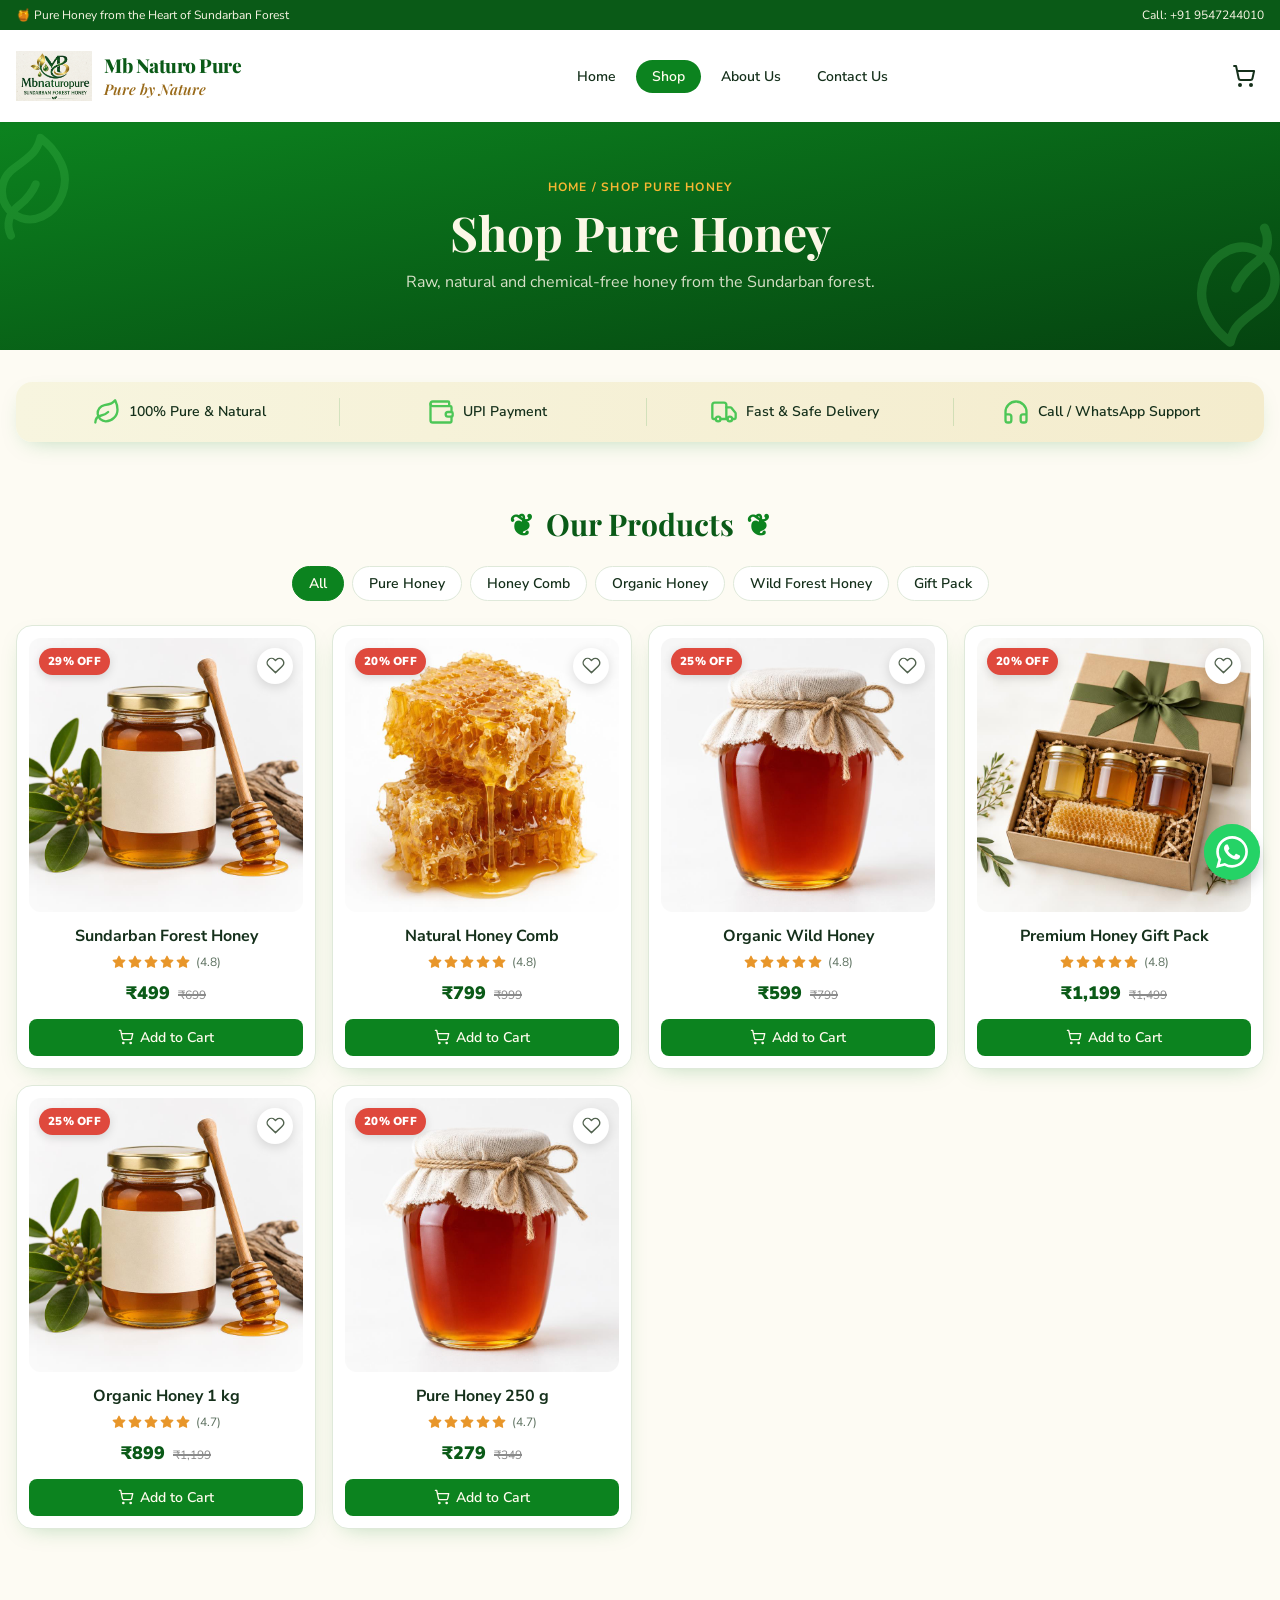
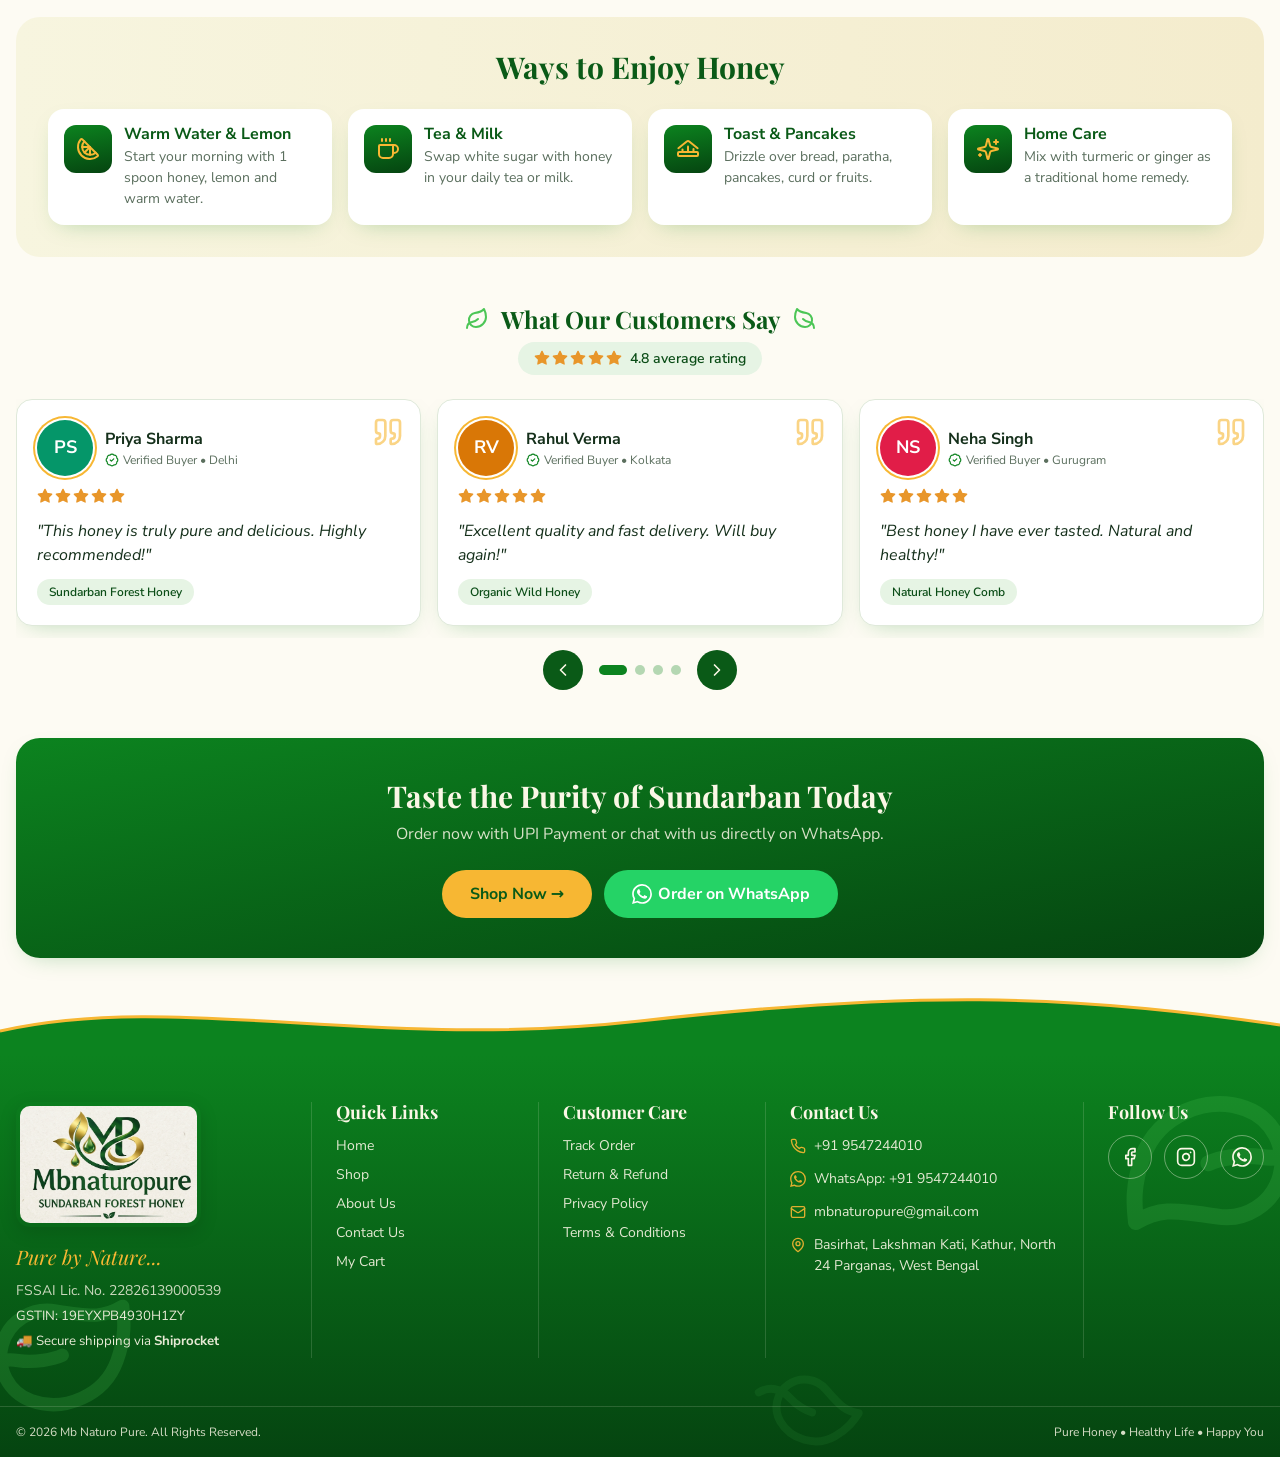
<file: shop.html>
<!doctype html>
<html lang="en">
<head>
<meta charset="utf-8">
<meta name="viewport" content="width=device-width, initial-scale=1">
<title>Shop Pure Honey | Mb Naturo Pure</title>
<meta name="description" content="Buy pure Sundarban forest honey, honeycomb, wild honey and gift packs online.">
<meta property="og:type" content="website">
<meta property="og:title" content="Shop Pure Honey | Mb Naturo Pure">
<meta property="og:description" content="Buy pure Sundarban forest honey online.">
<meta name="twitter:card" content="summary_large_image">
<link rel="icon" href="assets/favicon.png" type="image/png">
<link rel="preconnect" href="https://fonts.googleapis.com">
<link rel="preconnect" href="https://fonts.gstatic.com" crossorigin>
<link rel="stylesheet" href="https://fonts.googleapis.com/css2?family=Playfair+Display:wght@600;700;900&family=Nunito+Sans:wght@400;600;700;800&display=swap">
<link rel="stylesheet" href="css/style.css">
</head>
<body>
<header class="site-header">
  <div class="topbar"><div class="container">
    <span>🍯 Pure Honey from the Heart of Sundarban Forest</span>
    <a href="tel:9547244010" class="hide-sm">Call: +91 9547244010</a>
  </div></div>
  <div class="container header-main">
    <a href="index.html" class="logo"><img src="assets/logo.png" alt="Mb Naturo Pure logo" width="500" height="500"><span class="brand-lockup"><strong>Mb Naturo Pure</strong><em>Pure by Nature</em></span></a>
    <nav class="nav-desktop"><a href="index.html">Home</a><a href="shop.html" class="active">Shop</a><a href="about.html">About Us</a><a href="contact.html">Contact Us</a></nav>
    <div class="header-actions">
      <a href="cart.html" class="icon-btn" aria-label="Cart"><svg class="icon " viewBox="0 0 24 24" aria-hidden="true"><circle cx="8" cy="21" r="1"/><circle cx="19" cy="21" r="1"/><path d="M2.05 2.05h2l2.66 12.42a2 2 0 0 0 2 1.58h9.78a2 2 0 0 0 1.95-1.57l1.65-7.43H5.12"/></svg><span class="cart-count"></span></a>
      <button class="icon-btn menu-toggle" aria-label="Menu"><svg class="icon icon-menu" viewBox="0 0 24 24" aria-hidden="true"><path d="M4 12h16M4 6h16M4 18h16"/></svg><svg class="icon icon-close" viewBox="0 0 24 24" aria-hidden="true"><path d="M18 6 6 18M6 6l12 12"/></svg></button>
    </div>
  </div>
  <nav class="nav-mobile"><a href="index.html">Home</a><a href="shop.html">Shop</a><a href="about.html">About Us</a><a href="contact.html">Contact Us</a></nav>
</header>
<main>
<section class="banner">
  <svg class="icon leaf1" viewBox="0 0 24 24" aria-hidden="true"><path d="M11 20A7 7 0 0 1 9.8 6.1C15.5 5 17 4.48 19 2c1 2 2 4.18 2 8 0 5.5-4.78 10-10 10Z"/><path d="M2 21c0-3 1.85-5.36 5.08-6C9.5 14.52 12 13 13 12"/></svg><svg class="icon leaf2" viewBox="0 0 24 24" aria-hidden="true"><path d="M11 20A7 7 0 0 1 9.8 6.1C15.5 5 17 4.48 19 2c1 2 2 4.18 2 8 0 5.5-4.78 10-10 10Z"/><path d="M2 21c0-3 1.85-5.36 5.08-6C9.5 14.52 12 13 13 12"/></svg>
  <p class="crumb"><a href="index.html">Home</a> / Shop Pure Honey</p>
  <h1>Shop Pure Honey</h1>
  <p class="bs">Raw, natural and chemical-free honey from the Sundarban forest.</p>
</section>
<div class="container" style="padding-bottom:1.5rem"><div class="trust-strip bg-cream-gradient shadow-card"><div class="f"><svg class="icon " viewBox="0 0 24 24" aria-hidden="true"><path d="M11 20A7 7 0 0 1 9.8 6.1C15.5 5 17 4.48 19 2c1 2 2 4.18 2 8 0 5.5-4.78 10-10 10Z"/><path d="M2 21c0-3 1.85-5.36 5.08-6C9.5 14.52 12 13 13 12"/></svg>100% Pure &amp; Natural</div><div class="f"><svg class="icon " viewBox="0 0 24 24" aria-hidden="true"><path d="M19 7V4a1 1 0 0 0-1-1H5a2 2 0 0 0 0 4h15a1 1 0 0 1 1 1v4h-3a2 2 0 0 0 0 4h3a1 1 0 0 0 1-1v-2a1 1 0 0 0-1-1"/><path d="M3 5v14a2 2 0 0 0 2 2h15a1 1 0 0 0 1-1v-4"/></svg>UPI Payment</div><div class="f"><svg class="icon " viewBox="0 0 24 24" aria-hidden="true"><path d="M14 18V6a2 2 0 0 0-2-2H4a2 2 0 0 0-2 2v11a1 1 0 0 0 1 1h2"/><path d="M15 18H9"/><path d="M19 18h2a1 1 0 0 0 1-1v-3.65a1 1 0 0 0-.22-.624l-3.48-4.35A1 1 0 0 0 17.52 8H14"/><circle cx="17" cy="18" r="2"/><circle cx="7" cy="18" r="2"/></svg>Fast &amp; Safe Delivery</div><div class="f"><svg class="icon " viewBox="0 0 24 24" aria-hidden="true"><path d="M3 14h3a2 2 0 0 1 2 2v3a2 2 0 0 1-2 2H5a2 2 0 0 1-2-2v-7a9 9 0 0 1 18 0v7a2 2 0 0 1-2 2h-1a2 2 0 0 1-2-2v-3a2 2 0 0 1 2-2h3"/></svg>Call / WhatsApp Support</div></div></div>
<div class="container page">
  <h2 class="section-title"><span>❦</span>Our Products<span>❦</span></h2>
  <div class="filters"><button type="button" data-cat="All" class="active">All</button><button type="button" data-cat="Pure Honey">Pure Honey</button><button type="button" data-cat="Honey Comb">Honey Comb</button><button type="button" data-cat="Organic Honey">Organic Honey</button><button type="button" data-cat="Wild Forest Honey">Wild Forest Honey</button><button type="button" data-cat="Gift Pack">Gift Pack</button></div>
  <div class="prod-grid shop" id="shop-grid"><div class="pcard" data-cat="Pure Honey">
  <a href="product.html?id=sundarban-forest-honey" class="pimg"><img src="assets/p-forest.jpg" alt="Sundarban Forest Honey" loading="lazy" width="816" height="816"></a>
  <a href="product.html?id=sundarban-forest-honey" class="pname">Sundarban Forest Honey</a>
  <div class="stars-wrap"><span class="stars"><svg class="icon fill " viewBox="0 0 24 24" aria-hidden="true"><polygon points="12 2 15.09 8.26 22 9.27 17 14.14 18.18 21.02 12 17.77 5.82 21.02 7 14.14 2 9.27 8.91 8.26 12 2"/></svg><svg class="icon fill " viewBox="0 0 24 24" aria-hidden="true"><polygon points="12 2 15.09 8.26 22 9.27 17 14.14 18.18 21.02 12 17.77 5.82 21.02 7 14.14 2 9.27 8.91 8.26 12 2"/></svg><svg class="icon fill " viewBox="0 0 24 24" aria-hidden="true"><polygon points="12 2 15.09 8.26 22 9.27 17 14.14 18.18 21.02 12 17.77 5.82 21.02 7 14.14 2 9.27 8.91 8.26 12 2"/></svg><svg class="icon fill " viewBox="0 0 24 24" aria-hidden="true"><polygon points="12 2 15.09 8.26 22 9.27 17 14.14 18.18 21.02 12 17.77 5.82 21.02 7 14.14 2 9.27 8.91 8.26 12 2"/></svg><svg class="icon fill " viewBox="0 0 24 24" aria-hidden="true"><polygon points="12 2 15.09 8.26 22 9.27 17 14.14 18.18 21.02 12 17.77 5.82 21.02 7 14.14 2 9.27 8.91 8.26 12 2"/></svg><small>(4.8)</small></span></div>
  <div class="price-row"><span class="price">₹499</span><span class="mrp">₹699</span></div>
  <button class="btn btn-primary" data-add="sundarban-forest-honey"><svg class="icon " viewBox="0 0 24 24" aria-hidden="true"><circle cx="8" cy="21" r="1"/><circle cx="19" cy="21" r="1"/><path d="M2.05 2.05h2l2.66 12.42a2 2 0 0 0 2 1.58h9.78a2 2 0 0 0 1.95-1.57l1.65-7.43H5.12"/></svg> Add to Cart</button>
</div><div class="pcard" data-cat="Honey Comb">
  <a href="product.html?id=natural-honey-comb" class="pimg"><img src="assets/p-comb.jpg" alt="Natural Honey Comb" loading="lazy" width="816" height="816"></a>
  <a href="product.html?id=natural-honey-comb" class="pname">Natural Honey Comb</a>
  <div class="stars-wrap"><span class="stars"><svg class="icon fill " viewBox="0 0 24 24" aria-hidden="true"><polygon points="12 2 15.09 8.26 22 9.27 17 14.14 18.18 21.02 12 17.77 5.82 21.02 7 14.14 2 9.27 8.91 8.26 12 2"/></svg><svg class="icon fill " viewBox="0 0 24 24" aria-hidden="true"><polygon points="12 2 15.09 8.26 22 9.27 17 14.14 18.18 21.02 12 17.77 5.82 21.02 7 14.14 2 9.27 8.91 8.26 12 2"/></svg><svg class="icon fill " viewBox="0 0 24 24" aria-hidden="true"><polygon points="12 2 15.09 8.26 22 9.27 17 14.14 18.18 21.02 12 17.77 5.82 21.02 7 14.14 2 9.27 8.91 8.26 12 2"/></svg><svg class="icon fill " viewBox="0 0 24 24" aria-hidden="true"><polygon points="12 2 15.09 8.26 22 9.27 17 14.14 18.18 21.02 12 17.77 5.82 21.02 7 14.14 2 9.27 8.91 8.26 12 2"/></svg><svg class="icon fill " viewBox="0 0 24 24" aria-hidden="true"><polygon points="12 2 15.09 8.26 22 9.27 17 14.14 18.18 21.02 12 17.77 5.82 21.02 7 14.14 2 9.27 8.91 8.26 12 2"/></svg><small>(4.8)</small></span></div>
  <div class="price-row"><span class="price">₹799</span><span class="mrp">₹999</span></div>
  <button class="btn btn-primary" data-add="natural-honey-comb"><svg class="icon " viewBox="0 0 24 24" aria-hidden="true"><circle cx="8" cy="21" r="1"/><circle cx="19" cy="21" r="1"/><path d="M2.05 2.05h2l2.66 12.42a2 2 0 0 0 2 1.58h9.78a2 2 0 0 0 1.95-1.57l1.65-7.43H5.12"/></svg> Add to Cart</button>
</div><div class="pcard" data-cat="Wild Forest Honey">
  <a href="product.html?id=organic-wild-honey" class="pimg"><img src="assets/p-wild.jpg" alt="Organic Wild Honey" loading="lazy" width="816" height="816"></a>
  <a href="product.html?id=organic-wild-honey" class="pname">Organic Wild Honey</a>
  <div class="stars-wrap"><span class="stars"><svg class="icon fill " viewBox="0 0 24 24" aria-hidden="true"><polygon points="12 2 15.09 8.26 22 9.27 17 14.14 18.18 21.02 12 17.77 5.82 21.02 7 14.14 2 9.27 8.91 8.26 12 2"/></svg><svg class="icon fill " viewBox="0 0 24 24" aria-hidden="true"><polygon points="12 2 15.09 8.26 22 9.27 17 14.14 18.18 21.02 12 17.77 5.82 21.02 7 14.14 2 9.27 8.91 8.26 12 2"/></svg><svg class="icon fill " viewBox="0 0 24 24" aria-hidden="true"><polygon points="12 2 15.09 8.26 22 9.27 17 14.14 18.18 21.02 12 17.77 5.82 21.02 7 14.14 2 9.27 8.91 8.26 12 2"/></svg><svg class="icon fill " viewBox="0 0 24 24" aria-hidden="true"><polygon points="12 2 15.09 8.26 22 9.27 17 14.14 18.18 21.02 12 17.77 5.82 21.02 7 14.14 2 9.27 8.91 8.26 12 2"/></svg><svg class="icon fill " viewBox="0 0 24 24" aria-hidden="true"><polygon points="12 2 15.09 8.26 22 9.27 17 14.14 18.18 21.02 12 17.77 5.82 21.02 7 14.14 2 9.27 8.91 8.26 12 2"/></svg><small>(4.8)</small></span></div>
  <div class="price-row"><span class="price">₹599</span><span class="mrp">₹799</span></div>
  <button class="btn btn-primary" data-add="organic-wild-honey"><svg class="icon " viewBox="0 0 24 24" aria-hidden="true"><circle cx="8" cy="21" r="1"/><circle cx="19" cy="21" r="1"/><path d="M2.05 2.05h2l2.66 12.42a2 2 0 0 0 2 1.58h9.78a2 2 0 0 0 1.95-1.57l1.65-7.43H5.12"/></svg> Add to Cart</button>
</div><div class="pcard" data-cat="Gift Pack">
  <a href="product.html?id=premium-honey-gift-pack" class="pimg"><img src="assets/p-gift.jpg" alt="Premium Honey Gift Pack" loading="lazy" width="816" height="816"></a>
  <a href="product.html?id=premium-honey-gift-pack" class="pname">Premium Honey Gift Pack</a>
  <div class="stars-wrap"><span class="stars"><svg class="icon fill " viewBox="0 0 24 24" aria-hidden="true"><polygon points="12 2 15.09 8.26 22 9.27 17 14.14 18.18 21.02 12 17.77 5.82 21.02 7 14.14 2 9.27 8.91 8.26 12 2"/></svg><svg class="icon fill " viewBox="0 0 24 24" aria-hidden="true"><polygon points="12 2 15.09 8.26 22 9.27 17 14.14 18.18 21.02 12 17.77 5.82 21.02 7 14.14 2 9.27 8.91 8.26 12 2"/></svg><svg class="icon fill " viewBox="0 0 24 24" aria-hidden="true"><polygon points="12 2 15.09 8.26 22 9.27 17 14.14 18.18 21.02 12 17.77 5.82 21.02 7 14.14 2 9.27 8.91 8.26 12 2"/></svg><svg class="icon fill " viewBox="0 0 24 24" aria-hidden="true"><polygon points="12 2 15.09 8.26 22 9.27 17 14.14 18.18 21.02 12 17.77 5.82 21.02 7 14.14 2 9.27 8.91 8.26 12 2"/></svg><svg class="icon fill " viewBox="0 0 24 24" aria-hidden="true"><polygon points="12 2 15.09 8.26 22 9.27 17 14.14 18.18 21.02 12 17.77 5.82 21.02 7 14.14 2 9.27 8.91 8.26 12 2"/></svg><small>(4.8)</small></span></div>
  <div class="price-row"><span class="price">₹1,199</span><span class="mrp">₹1,499</span></div>
  <button class="btn btn-primary" data-add="premium-honey-gift-pack"><svg class="icon " viewBox="0 0 24 24" aria-hidden="true"><circle cx="8" cy="21" r="1"/><circle cx="19" cy="21" r="1"/><path d="M2.05 2.05h2l2.66 12.42a2 2 0 0 0 2 1.58h9.78a2 2 0 0 0 1.95-1.57l1.65-7.43H5.12"/></svg> Add to Cart</button>
</div><div class="pcard" data-cat="Organic Honey">
  <a href="product.html?id=organic-honey-1kg" class="pimg"><img src="assets/p-forest.jpg" alt="Organic Honey 1 kg" loading="lazy" width="816" height="816"></a>
  <a href="product.html?id=organic-honey-1kg" class="pname">Organic Honey 1 kg</a>
  <div class="stars-wrap"><span class="stars"><svg class="icon fill " viewBox="0 0 24 24" aria-hidden="true"><polygon points="12 2 15.09 8.26 22 9.27 17 14.14 18.18 21.02 12 17.77 5.82 21.02 7 14.14 2 9.27 8.91 8.26 12 2"/></svg><svg class="icon fill " viewBox="0 0 24 24" aria-hidden="true"><polygon points="12 2 15.09 8.26 22 9.27 17 14.14 18.18 21.02 12 17.77 5.82 21.02 7 14.14 2 9.27 8.91 8.26 12 2"/></svg><svg class="icon fill " viewBox="0 0 24 24" aria-hidden="true"><polygon points="12 2 15.09 8.26 22 9.27 17 14.14 18.18 21.02 12 17.77 5.82 21.02 7 14.14 2 9.27 8.91 8.26 12 2"/></svg><svg class="icon fill " viewBox="0 0 24 24" aria-hidden="true"><polygon points="12 2 15.09 8.26 22 9.27 17 14.14 18.18 21.02 12 17.77 5.82 21.02 7 14.14 2 9.27 8.91 8.26 12 2"/></svg><svg class="icon fill " viewBox="0 0 24 24" aria-hidden="true"><polygon points="12 2 15.09 8.26 22 9.27 17 14.14 18.18 21.02 12 17.77 5.82 21.02 7 14.14 2 9.27 8.91 8.26 12 2"/></svg><small>(4.7)</small></span></div>
  <div class="price-row"><span class="price">₹899</span><span class="mrp">₹1,199</span></div>
  <button class="btn btn-primary" data-add="organic-honey-1kg"><svg class="icon " viewBox="0 0 24 24" aria-hidden="true"><circle cx="8" cy="21" r="1"/><circle cx="19" cy="21" r="1"/><path d="M2.05 2.05h2l2.66 12.42a2 2 0 0 0 2 1.58h9.78a2 2 0 0 0 1.95-1.57l1.65-7.43H5.12"/></svg> Add to Cart</button>
</div><div class="pcard" data-cat="Pure Honey">
  <a href="product.html?id=pure-honey-250g" class="pimg"><img src="assets/p-wild.jpg" alt="Pure Honey 250 g" loading="lazy" width="816" height="816"></a>
  <a href="product.html?id=pure-honey-250g" class="pname">Pure Honey 250 g</a>
  <div class="stars-wrap"><span class="stars"><svg class="icon fill " viewBox="0 0 24 24" aria-hidden="true"><polygon points="12 2 15.09 8.26 22 9.27 17 14.14 18.18 21.02 12 17.77 5.82 21.02 7 14.14 2 9.27 8.91 8.26 12 2"/></svg><svg class="icon fill " viewBox="0 0 24 24" aria-hidden="true"><polygon points="12 2 15.09 8.26 22 9.27 17 14.14 18.18 21.02 12 17.77 5.82 21.02 7 14.14 2 9.27 8.91 8.26 12 2"/></svg><svg class="icon fill " viewBox="0 0 24 24" aria-hidden="true"><polygon points="12 2 15.09 8.26 22 9.27 17 14.14 18.18 21.02 12 17.77 5.82 21.02 7 14.14 2 9.27 8.91 8.26 12 2"/></svg><svg class="icon fill " viewBox="0 0 24 24" aria-hidden="true"><polygon points="12 2 15.09 8.26 22 9.27 17 14.14 18.18 21.02 12 17.77 5.82 21.02 7 14.14 2 9.27 8.91 8.26 12 2"/></svg><svg class="icon fill " viewBox="0 0 24 24" aria-hidden="true"><polygon points="12 2 15.09 8.26 22 9.27 17 14.14 18.18 21.02 12 17.77 5.82 21.02 7 14.14 2 9.27 8.91 8.26 12 2"/></svg><small>(4.7)</small></span></div>
  <div class="price-row"><span class="price">₹279</span><span class="mrp">₹349</span></div>
  <button class="btn btn-primary" data-add="pure-honey-250g"><svg class="icon " viewBox="0 0 24 24" aria-hidden="true"><circle cx="8" cy="21" r="1"/><circle cx="19" cy="21" r="1"/><path d="M2.05 2.05h2l2.66 12.42a2 2 0 0 0 2 1.58h9.78a2 2 0 0 0 1.95-1.57l1.65-7.43H5.12"/></svg> Add to Cart</button>
</div></div>
</div>
<div class="container">
  <section class="cream-box bg-cream-gradient">
  <h2 class="h2 text-center">Ways to Enjoy Honey</h2>
  <div class="ways"><div class="way"><span class="ic-box"><svg class="icon " viewBox="0 0 24 24" aria-hidden="true"><path d="M21.66 17.67a1.08 1.08 0 0 1-.04 1.6A12 12 0 0 1 4.73 2.38a1.1 1.1 0 0 1 1.61-.04z"/><path d="M19.65 15.66A8 8 0 0 1 8.35 4.34"/><path d="m14 10-5.5 5.5"/><path d="M14 17.85V10H6.15"/></svg></span><div><h3 class="sans">Warm Water &amp; Lemon</h3><p>Start your morning with 1 spoon honey, lemon and warm water.</p></div></div><div class="way"><span class="ic-box"><svg class="icon " viewBox="0 0 24 24" aria-hidden="true"><path d="M10 2v2"/><path d="M14 2v2"/><path d="M16 8a1 1 0 0 1 1 1v8a4 4 0 0 1-4 4H7a4 4 0 0 1-4-4V9a1 1 0 0 1 1-1h14a4 4 0 1 1 0 8h-1"/><path d="M6 2v2"/></svg></span><div><h3 class="sans">Tea &amp; Milk</h3><p>Swap white sugar with honey in your daily tea or milk.</p></div></div><div class="way"><span class="ic-box"><svg class="icon " viewBox="0 0 24 24" aria-hidden="true"><path d="m2.37 11.223 8.372-6.777a2 2 0 0 1 2.516 0l8.371 6.777"/><path d="M21 15a1 1 0 0 1 1 1v2a1 1 0 0 1-1 1H3a1 1 0 0 1-1-1v-2a1 1 0 0 1 1-1z"/><path d="M6.5 15v-2.5"/><path d="M12 15V9.5"/><path d="M17.5 15v-3"/></svg></span><div><h3 class="sans">Toast &amp; Pancakes</h3><p>Drizzle over bread, paratha, pancakes, curd or fruits.</p></div></div><div class="way"><span class="ic-box"><svg class="icon " viewBox="0 0 24 24" aria-hidden="true"><path d="M9.937 15.5A2 2 0 0 0 8.5 14.063l-6.135-1.582a.5.5 0 0 1 0-.962L8.5 9.936A2 2 0 0 0 9.937 8.5l1.582-6.135a.5.5 0 0 1 .963 0L14.063 8.5A2 2 0 0 0 15.5 9.937l6.135 1.581a.5.5 0 0 1 0 .964L15.5 14.063a2 2 0 0 0-1.437 1.437l-1.582 6.135a.5.5 0 0 1-.963 0z"/><path d="M20 3v4"/><path d="M22 5h-4"/><path d="M4 17v2"/><path d="M5 18H3"/></svg></span><div><h3 class="sans">Home Care</h3><p>Mix with turmeric or ginger as a traditional home remedy.</p></div></div></div>
</section>
  <section class="mt-12 rev-slider">
  <div class="narrow">
    <h2 class="rev-title"><svg class="icon " viewBox="0 0 24 24" aria-hidden="true"><path d="M11 20A7 7 0 0 1 9.8 6.1C15.5 5 17 4.48 19 2c1 2 2 4.18 2 8 0 5.5-4.78 10-10 10Z"/><path d="M2 21c0-3 1.85-5.36 5.08-6C9.5 14.52 12 13 13 12"/></svg> What Our Customers Say <svg class="icon flip" viewBox="0 0 24 24" aria-hidden="true"><path d="M11 20A7 7 0 0 1 9.8 6.1C15.5 5 17 4.48 19 2c1 2 2 4.18 2 8 0 5.5-4.78 10-10 10Z"/><path d="M2 21c0-3 1.85-5.36 5.08-6C9.5 14.52 12 13 13 12"/></svg></h2>
    <div class="rating-pill"><span class="stars"><svg class="icon fill " viewBox="0 0 24 24" aria-hidden="true"><polygon points="12 2 15.09 8.26 22 9.27 17 14.14 18.18 21.02 12 17.77 5.82 21.02 7 14.14 2 9.27 8.91 8.26 12 2"/></svg><svg class="icon fill " viewBox="0 0 24 24" aria-hidden="true"><polygon points="12 2 15.09 8.26 22 9.27 17 14.14 18.18 21.02 12 17.77 5.82 21.02 7 14.14 2 9.27 8.91 8.26 12 2"/></svg><svg class="icon fill " viewBox="0 0 24 24" aria-hidden="true"><polygon points="12 2 15.09 8.26 22 9.27 17 14.14 18.18 21.02 12 17.77 5.82 21.02 7 14.14 2 9.27 8.91 8.26 12 2"/></svg><svg class="icon fill " viewBox="0 0 24 24" aria-hidden="true"><polygon points="12 2 15.09 8.26 22 9.27 17 14.14 18.18 21.02 12 17.77 5.82 21.02 7 14.14 2 9.27 8.91 8.26 12 2"/></svg><svg class="icon fill " viewBox="0 0 24 24" aria-hidden="true"><polygon points="12 2 15.09 8.26 22 9.27 17 14.14 18.18 21.02 12 17.77 5.82 21.02 7 14.14 2 9.27 8.91 8.26 12 2"/></svg></span> 4.8 average rating</div>
  </div>
  <div class="rev-track no-scrollbar"><figure class="rev">
  <svg class="icon q-ic" viewBox="0 0 24 24" aria-hidden="true"><path d="M16 3a2 2 0 0 0-2 2v6a2 2 0 0 0 2 2 1 1 0 0 1 1 1v1a2 2 0 0 1-2 2 1 1 0 0 0-1 1v2a1 1 0 0 0 1 1 6 6 0 0 0 6-6V5a2 2 0 0 0-2-2z"/><path d="M5 3a2 2 0 0 0-2 2v6a2 2 0 0 0 2 2 1 1 0 0 1 1 1v1a2 2 0 0 1-2 2 1 1 0 0 0-1 1v2a1 1 0 0 0 1 1 6 6 0 0 0 6-6V5a2 2 0 0 0-2-2z"/></svg>
  <div class="who"><span class="avatar" style="background:#059669">PS</span>
    <div style="min-width:0"><figcaption class="name">Priya Sharma</figcaption>
    <p class="city"><svg class="icon " viewBox="0 0 24 24" aria-hidden="true"><path d="M3.85 8.62a4 4 0 0 1 4.78-4.77 4 4 0 0 1 6.74 0 4 4 0 0 1 4.78 4.78 4 4 0 0 1 0 6.74 4 4 0 0 1-4.77 4.78 4 4 0 0 1-6.75 0 4 4 0 0 1-4.78-4.77 4 4 0 0 1 0-6.76Z"/><path d="m9 12 2 2 4-4"/></svg> Verified Buyer • Delhi</p></div></div>
  <span class="stars"><svg class="icon fill " viewBox="0 0 24 24" aria-hidden="true"><polygon points="12 2 15.09 8.26 22 9.27 17 14.14 18.18 21.02 12 17.77 5.82 21.02 7 14.14 2 9.27 8.91 8.26 12 2"/></svg><svg class="icon fill " viewBox="0 0 24 24" aria-hidden="true"><polygon points="12 2 15.09 8.26 22 9.27 17 14.14 18.18 21.02 12 17.77 5.82 21.02 7 14.14 2 9.27 8.91 8.26 12 2"/></svg><svg class="icon fill " viewBox="0 0 24 24" aria-hidden="true"><polygon points="12 2 15.09 8.26 22 9.27 17 14.14 18.18 21.02 12 17.77 5.82 21.02 7 14.14 2 9.27 8.91 8.26 12 2"/></svg><svg class="icon fill " viewBox="0 0 24 24" aria-hidden="true"><polygon points="12 2 15.09 8.26 22 9.27 17 14.14 18.18 21.02 12 17.77 5.82 21.02 7 14.14 2 9.27 8.91 8.26 12 2"/></svg><svg class="icon fill " viewBox="0 0 24 24" aria-hidden="true"><polygon points="12 2 15.09 8.26 22 9.27 17 14.14 18.18 21.02 12 17.77 5.82 21.02 7 14.14 2 9.27 8.91 8.26 12 2"/></svg></span>
  <blockquote>"This honey is truly pure and delicious. Highly recommended!"</blockquote>
  <p class="pill">Sundarban Forest Honey</p>
</figure><figure class="rev">
  <svg class="icon q-ic" viewBox="0 0 24 24" aria-hidden="true"><path d="M16 3a2 2 0 0 0-2 2v6a2 2 0 0 0 2 2 1 1 0 0 1 1 1v1a2 2 0 0 1-2 2 1 1 0 0 0-1 1v2a1 1 0 0 0 1 1 6 6 0 0 0 6-6V5a2 2 0 0 0-2-2z"/><path d="M5 3a2 2 0 0 0-2 2v6a2 2 0 0 0 2 2 1 1 0 0 1 1 1v1a2 2 0 0 1-2 2 1 1 0 0 0-1 1v2a1 1 0 0 0 1 1 6 6 0 0 0 6-6V5a2 2 0 0 0-2-2z"/></svg>
  <div class="who"><span class="avatar" style="background:#d97706">RV</span>
    <div style="min-width:0"><figcaption class="name">Rahul Verma</figcaption>
    <p class="city"><svg class="icon " viewBox="0 0 24 24" aria-hidden="true"><path d="M3.85 8.62a4 4 0 0 1 4.78-4.77 4 4 0 0 1 6.74 0 4 4 0 0 1 4.78 4.78 4 4 0 0 1 0 6.74 4 4 0 0 1-4.77 4.78 4 4 0 0 1-6.75 0 4 4 0 0 1-4.78-4.77 4 4 0 0 1 0-6.76Z"/><path d="m9 12 2 2 4-4"/></svg> Verified Buyer • Kolkata</p></div></div>
  <span class="stars"><svg class="icon fill " viewBox="0 0 24 24" aria-hidden="true"><polygon points="12 2 15.09 8.26 22 9.27 17 14.14 18.18 21.02 12 17.77 5.82 21.02 7 14.14 2 9.27 8.91 8.26 12 2"/></svg><svg class="icon fill " viewBox="0 0 24 24" aria-hidden="true"><polygon points="12 2 15.09 8.26 22 9.27 17 14.14 18.18 21.02 12 17.77 5.82 21.02 7 14.14 2 9.27 8.91 8.26 12 2"/></svg><svg class="icon fill " viewBox="0 0 24 24" aria-hidden="true"><polygon points="12 2 15.09 8.26 22 9.27 17 14.14 18.18 21.02 12 17.77 5.82 21.02 7 14.14 2 9.27 8.91 8.26 12 2"/></svg><svg class="icon fill " viewBox="0 0 24 24" aria-hidden="true"><polygon points="12 2 15.09 8.26 22 9.27 17 14.14 18.18 21.02 12 17.77 5.82 21.02 7 14.14 2 9.27 8.91 8.26 12 2"/></svg><svg class="icon fill " viewBox="0 0 24 24" aria-hidden="true"><polygon points="12 2 15.09 8.26 22 9.27 17 14.14 18.18 21.02 12 17.77 5.82 21.02 7 14.14 2 9.27 8.91 8.26 12 2"/></svg></span>
  <blockquote>"Excellent quality and fast delivery. Will buy again!"</blockquote>
  <p class="pill">Organic Wild Honey</p>
</figure><figure class="rev">
  <svg class="icon q-ic" viewBox="0 0 24 24" aria-hidden="true"><path d="M16 3a2 2 0 0 0-2 2v6a2 2 0 0 0 2 2 1 1 0 0 1 1 1v1a2 2 0 0 1-2 2 1 1 0 0 0-1 1v2a1 1 0 0 0 1 1 6 6 0 0 0 6-6V5a2 2 0 0 0-2-2z"/><path d="M5 3a2 2 0 0 0-2 2v6a2 2 0 0 0 2 2 1 1 0 0 1 1 1v1a2 2 0 0 1-2 2 1 1 0 0 0-1 1v2a1 1 0 0 0 1 1 6 6 0 0 0 6-6V5a2 2 0 0 0-2-2z"/></svg>
  <div class="who"><span class="avatar" style="background:#e11d48">NS</span>
    <div style="min-width:0"><figcaption class="name">Neha Singh</figcaption>
    <p class="city"><svg class="icon " viewBox="0 0 24 24" aria-hidden="true"><path d="M3.85 8.62a4 4 0 0 1 4.78-4.77 4 4 0 0 1 6.74 0 4 4 0 0 1 4.78 4.78 4 4 0 0 1 0 6.74 4 4 0 0 1-4.77 4.78 4 4 0 0 1-6.75 0 4 4 0 0 1-4.78-4.77 4 4 0 0 1 0-6.76Z"/><path d="m9 12 2 2 4-4"/></svg> Verified Buyer • Gurugram</p></div></div>
  <span class="stars"><svg class="icon fill " viewBox="0 0 24 24" aria-hidden="true"><polygon points="12 2 15.09 8.26 22 9.27 17 14.14 18.18 21.02 12 17.77 5.82 21.02 7 14.14 2 9.27 8.91 8.26 12 2"/></svg><svg class="icon fill " viewBox="0 0 24 24" aria-hidden="true"><polygon points="12 2 15.09 8.26 22 9.27 17 14.14 18.18 21.02 12 17.77 5.82 21.02 7 14.14 2 9.27 8.91 8.26 12 2"/></svg><svg class="icon fill " viewBox="0 0 24 24" aria-hidden="true"><polygon points="12 2 15.09 8.26 22 9.27 17 14.14 18.18 21.02 12 17.77 5.82 21.02 7 14.14 2 9.27 8.91 8.26 12 2"/></svg><svg class="icon fill " viewBox="0 0 24 24" aria-hidden="true"><polygon points="12 2 15.09 8.26 22 9.27 17 14.14 18.18 21.02 12 17.77 5.82 21.02 7 14.14 2 9.27 8.91 8.26 12 2"/></svg><svg class="icon fill " viewBox="0 0 24 24" aria-hidden="true"><polygon points="12 2 15.09 8.26 22 9.27 17 14.14 18.18 21.02 12 17.77 5.82 21.02 7 14.14 2 9.27 8.91 8.26 12 2"/></svg></span>
  <blockquote>"Best honey I have ever tasted. Natural and healthy!"</blockquote>
  <p class="pill">Natural Honey Comb</p>
</figure><figure class="rev">
  <svg class="icon q-ic" viewBox="0 0 24 24" aria-hidden="true"><path d="M16 3a2 2 0 0 0-2 2v6a2 2 0 0 0 2 2 1 1 0 0 1 1 1v1a2 2 0 0 1-2 2 1 1 0 0 0-1 1v2a1 1 0 0 0 1 1 6 6 0 0 0 6-6V5a2 2 0 0 0-2-2z"/><path d="M5 3a2 2 0 0 0-2 2v6a2 2 0 0 0 2 2 1 1 0 0 1 1 1v1a2 2 0 0 1-2 2 1 1 0 0 0-1 1v2a1 1 0 0 0 1 1 6 6 0 0 0 6-6V5a2 2 0 0 0-2-2z"/></svg>
  <div class="who"><span class="avatar" style="background:#0284c7">AD</span>
    <div style="min-width:0"><figcaption class="name">Amit Das</figcaption>
    <p class="city"><svg class="icon " viewBox="0 0 24 24" aria-hidden="true"><path d="M3.85 8.62a4 4 0 0 1 4.78-4.77 4 4 0 0 1 6.74 0 4 4 0 0 1 4.78 4.78 4 4 0 0 1 0 6.74 4 4 0 0 1-4.77 4.78 4 4 0 0 1-6.75 0 4 4 0 0 1-4.78-4.77 4 4 0 0 1 0-6.76Z"/><path d="m9 12 2 2 4-4"/></svg> Verified Buyer • Howrah</p></div></div>
  <span class="stars"><svg class="icon fill " viewBox="0 0 24 24" aria-hidden="true"><polygon points="12 2 15.09 8.26 22 9.27 17 14.14 18.18 21.02 12 17.77 5.82 21.02 7 14.14 2 9.27 8.91 8.26 12 2"/></svg><svg class="icon fill " viewBox="0 0 24 24" aria-hidden="true"><polygon points="12 2 15.09 8.26 22 9.27 17 14.14 18.18 21.02 12 17.77 5.82 21.02 7 14.14 2 9.27 8.91 8.26 12 2"/></svg><svg class="icon fill " viewBox="0 0 24 24" aria-hidden="true"><polygon points="12 2 15.09 8.26 22 9.27 17 14.14 18.18 21.02 12 17.77 5.82 21.02 7 14.14 2 9.27 8.91 8.26 12 2"/></svg><svg class="icon fill " viewBox="0 0 24 24" aria-hidden="true"><polygon points="12 2 15.09 8.26 22 9.27 17 14.14 18.18 21.02 12 17.77 5.82 21.02 7 14.14 2 9.27 8.91 8.26 12 2"/></svg><svg class="icon fill " viewBox="0 0 24 24" aria-hidden="true"><polygon points="12 2 15.09 8.26 22 9.27 17 14.14 18.18 21.02 12 17.77 5.82 21.02 7 14.14 2 9.27 8.91 8.26 12 2"/></svg></span>
  <blockquote>"Family pack is great value. Taste is thick, rich and not artificial."</blockquote>
  <p class="pill">Organic Honey 1 kg</p>
</figure><figure class="rev">
  <svg class="icon q-ic" viewBox="0 0 24 24" aria-hidden="true"><path d="M16 3a2 2 0 0 0-2 2v6a2 2 0 0 0 2 2 1 1 0 0 1 1 1v1a2 2 0 0 1-2 2 1 1 0 0 0-1 1v2a1 1 0 0 0 1 1 6 6 0 0 0 6-6V5a2 2 0 0 0-2-2z"/><path d="M5 3a2 2 0 0 0-2 2v6a2 2 0 0 0 2 2 1 1 0 0 1 1 1v1a2 2 0 0 1-2 2 1 1 0 0 0-1 1v2a1 1 0 0 0 1 1 6 6 0 0 0 6-6V5a2 2 0 0 0-2-2z"/></svg>
  <div class="who"><span class="avatar" style="background:#7c3aed">SG</span>
    <div style="min-width:0"><figcaption class="name">Sneha Gupta</figcaption>
    <p class="city"><svg class="icon " viewBox="0 0 24 24" aria-hidden="true"><path d="M3.85 8.62a4 4 0 0 1 4.78-4.77 4 4 0 0 1 6.74 0 4 4 0 0 1 4.78 4.78 4 4 0 0 1 0 6.74 4 4 0 0 1-4.77 4.78 4 4 0 0 1-6.75 0 4 4 0 0 1-4.78-4.77 4 4 0 0 1 0-6.76Z"/><path d="m9 12 2 2 4-4"/></svg> Verified Buyer • Mumbai</p></div></div>
  <span class="stars"><svg class="icon fill " viewBox="0 0 24 24" aria-hidden="true"><polygon points="12 2 15.09 8.26 22 9.27 17 14.14 18.18 21.02 12 17.77 5.82 21.02 7 14.14 2 9.27 8.91 8.26 12 2"/></svg><svg class="icon fill " viewBox="0 0 24 24" aria-hidden="true"><polygon points="12 2 15.09 8.26 22 9.27 17 14.14 18.18 21.02 12 17.77 5.82 21.02 7 14.14 2 9.27 8.91 8.26 12 2"/></svg><svg class="icon fill " viewBox="0 0 24 24" aria-hidden="true"><polygon points="12 2 15.09 8.26 22 9.27 17 14.14 18.18 21.02 12 17.77 5.82 21.02 7 14.14 2 9.27 8.91 8.26 12 2"/></svg><svg class="icon fill " viewBox="0 0 24 24" aria-hidden="true"><polygon points="12 2 15.09 8.26 22 9.27 17 14.14 18.18 21.02 12 17.77 5.82 21.02 7 14.14 2 9.27 8.91 8.26 12 2"/></svg><svg class="icon fill " viewBox="0 0 24 24" aria-hidden="true"><polygon points="12 2 15.09 8.26 22 9.27 17 14.14 18.18 21.02 12 17.77 5.82 21.02 7 14.14 2 9.27 8.91 8.26 12 2"/></svg></span>
  <blockquote>"Gifted this on Diwali and everyone loved the packing and quality."</blockquote>
  <p class="pill">Premium Honey Gift Pack</p>
</figure><figure class="rev">
  <svg class="icon q-ic" viewBox="0 0 24 24" aria-hidden="true"><path d="M16 3a2 2 0 0 0-2 2v6a2 2 0 0 0 2 2 1 1 0 0 1 1 1v1a2 2 0 0 1-2 2 1 1 0 0 0-1 1v2a1 1 0 0 0 1 1 6 6 0 0 0 6-6V5a2 2 0 0 0-2-2z"/><path d="M5 3a2 2 0 0 0-2 2v6a2 2 0 0 0 2 2 1 1 0 0 1 1 1v1a2 2 0 0 1-2 2 1 1 0 0 0-1 1v2a1 1 0 0 0 1 1 6 6 0 0 0 6-6V5a2 2 0 0 0-2-2z"/></svg>
  <div class="who"><span class="avatar" style="background:#0d9488">RB</span>
    <div style="min-width:0"><figcaption class="name">Rohit Banerjee</figcaption>
    <p class="city"><svg class="icon " viewBox="0 0 24 24" aria-hidden="true"><path d="M3.85 8.62a4 4 0 0 1 4.78-4.77 4 4 0 0 1 6.74 0 4 4 0 0 1 4.78 4.78 4 4 0 0 1 0 6.74 4 4 0 0 1-4.77 4.78 4 4 0 0 1-6.75 0 4 4 0 0 1-4.78-4.77 4 4 0 0 1 0-6.76Z"/><path d="m9 12 2 2 4-4"/></svg> Verified Buyer • Siliguri</p></div></div>
  <span class="stars"><svg class="icon fill " viewBox="0 0 24 24" aria-hidden="true"><polygon points="12 2 15.09 8.26 22 9.27 17 14.14 18.18 21.02 12 17.77 5.82 21.02 7 14.14 2 9.27 8.91 8.26 12 2"/></svg><svg class="icon fill " viewBox="0 0 24 24" aria-hidden="true"><polygon points="12 2 15.09 8.26 22 9.27 17 14.14 18.18 21.02 12 17.77 5.82 21.02 7 14.14 2 9.27 8.91 8.26 12 2"/></svg><svg class="icon fill " viewBox="0 0 24 24" aria-hidden="true"><polygon points="12 2 15.09 8.26 22 9.27 17 14.14 18.18 21.02 12 17.77 5.82 21.02 7 14.14 2 9.27 8.91 8.26 12 2"/></svg><svg class="icon fill " viewBox="0 0 24 24" aria-hidden="true"><polygon points="12 2 15.09 8.26 22 9.27 17 14.14 18.18 21.02 12 17.77 5.82 21.02 7 14.14 2 9.27 8.91 8.26 12 2"/></svg><svg class="icon fill " viewBox="0 0 24 24" aria-hidden="true"><polygon points="12 2 15.09 8.26 22 9.27 17 14.14 18.18 21.02 12 17.77 5.82 21.02 7 14.14 2 9.27 8.91 8.26 12 2"/></svg></span>
  <blockquote>"Crystallised naturally in winter, which proves it is real. Very happy!"</blockquote>
  <p class="pill">Pure Honey 250 g</p>
</figure></div>
  <div class="rev-nav">
    <button class="arrow rev-prev" aria-label="Previous review"><svg class="icon " viewBox="0 0 24 24" aria-hidden="true"><path d="m15 18-6-6 6-6"/></svg></button>
    <div class="rev-dots"></div>
    <button class="arrow rev-next" aria-label="Next review"><svg class="icon " viewBox="0 0 24 24" aria-hidden="true"><path d="m9 18 6-6-6-6"/></svg></button>
  </div>
</section>
  <section class="cta">
  <h2>Taste the Purity of Sundarban Today</h2>
  <p>Order now with UPI Payment or chat with us directly on WhatsApp.</p>
  <div class="row">
    <a href="shop.html" class="btn btn-accent btn-pill">Shop Now →</a>
    <a href="https://wa.me/919547244010" target="_blank" rel="noreferrer" class="btn btn-wa btn-pill"><svg class="icon fill " viewBox="0 0 24 24" aria-hidden="true" style="stroke:none"><path d="M17.472 14.382c-.297-.149-1.758-.867-2.03-.967-.273-.099-.471-.148-.67.15-.197.297-.767.966-.94 1.164-.173.199-.347.223-.644.075-.297-.15-1.255-.463-2.39-1.475-.883-.788-1.48-1.761-1.653-2.059-.173-.297-.018-.458.13-.606.134-.133.298-.347.446-.52.149-.174.198-.298.298-.497.099-.198.05-.371-.025-.52-.075-.149-.669-1.612-.916-2.207-.242-.579-.487-.5-.669-.51-.173-.008-.371-.01-.57-.01-.198 0-.52.074-.792.372-.272.297-1.04 1.016-1.04 2.479 0 1.462 1.065 2.875 1.213 3.074.149.198 2.096 3.2 5.077 4.487.709.306 1.262.489 1.694.625.712.227 1.36.195 1.871.118.571-.085 1.758-.719 2.006-1.413.248-.694.248-1.289.173-1.413-.074-.124-.272-.198-.57-.347m-5.421 7.403h-.004a9.87 9.87 0 01-5.031-1.378l-.361-.214-3.741.982.998-3.648-.235-.374a9.86 9.86 0 01-1.51-5.26c.001-5.45 4.436-9.884 9.888-9.884 2.64 0 5.122 1.03 6.988 2.898a9.825 9.825 0 012.893 6.994c-.003 5.45-4.437 9.884-9.885 9.884m8.413-18.297A11.815 11.815 0 0012.05 0C5.495 0 .16 5.335.157 11.892c0 2.096.547 4.142 1.588 5.945L.057 24l6.305-1.654a11.882 11.882 0 005.683 1.448h.005c6.554 0 11.89-5.335 11.893-11.893a11.821 11.821 0 00-3.48-8.413Z"/></svg> Order on WhatsApp</a>
  </div>
</section>
</div>
</main>
<footer class="site-footer">
  <svg viewBox="0 0 1440 70" preserveAspectRatio="none" aria-hidden="true" class="footer-wave">
    <path d="M0 46C200 6 420 66 720 36S1200 8 1440 40V70H0Z" fill="currentColor"/>
    <path d="M0 46C200 6 420 66 720 36S1200 8 1440 40" fill="none" stroke="#f7b733" stroke-width="3"/>
  </svg>
  <div class="footer-body">
    <svg class="icon footer-leaf l1" viewBox="0 0 24 24" aria-hidden="true"><path d="M11 20A7 7 0 0 1 9.8 6.1C15.5 5 17 4.48 19 2c1 2 2 4.18 2 8 0 5.5-4.78 10-10 10Z"/><path d="M2 21c0-3 1.85-5.36 5.08-6C9.5 14.52 12 13 13 12"/></svg><svg class="icon footer-leaf l2" viewBox="0 0 24 24" aria-hidden="true"><path d="M11 20A7 7 0 0 1 9.8 6.1C15.5 5 17 4.48 19 2c1 2 2 4.18 2 8 0 5.5-4.78 10-10 10Z"/><path d="M2 21c0-3 1.85-5.36 5.08-6C9.5 14.52 12 13 13 12"/></svg><svg class="icon footer-leaf l3" viewBox="0 0 24 24" aria-hidden="true"><path d="M11 20A7 7 0 0 1 9.8 6.1C15.5 5 17 4.48 19 2c1 2 2 4.18 2 8 0 5.5-4.78 10-10 10Z"/><path d="M2 21c0-3 1.85-5.36 5.08-6C9.5 14.52 12 13 13 12"/></svg>
    <div class="container footer-grid">
      <div class="footer-col">
        <div class="footer-logo"><img src="assets/logo.png" alt="Mb Naturo Pure" loading="lazy" width="500" height="500"></div>
        <p class="footer-tag">Pure by Nature...</p>
        <p class="footer-fssai">FSSAI Lic. No. 22826139000539</p><p class="footer-gst">GSTIN: 19EYXPB4930H1ZY</p><p class="footer-shipping">🚚 Secure shipping via <strong>Shiprocket</strong></p>
      </div>
      <div class="footer-col"><h3>Quick Links</h3><ul><li><a href="index.html">Home</a></li><li><a href="shop.html">Shop</a></li><li><a href="about.html">About Us</a></li><li><a href="contact.html">Contact Us</a></li><li><a href="cart.html">My Cart</a></li></ul></div>
      <div class="footer-col"><h3>Customer Care</h3><ul>
        <li><a href="https://wa.me/919547244010?text=Hi%2C%20I%20want%20to%20track%20my%20order." target="_blank" rel="noreferrer">Track Order</a></li>
        <li><a href="policies.html#returns">Return &amp; Refund</a></li>
        <li><a href="policies.html#privacy">Privacy Policy</a></li>
        <li><a href="policies.html#terms">Terms &amp; Conditions</a></li>
      </ul></div>
      <div class="footer-col"><h3>Contact Us</h3><ul class="contact">
        <li><svg class="icon " viewBox="0 0 24 24" aria-hidden="true"><path d="M22 16.92v3a2 2 0 0 1-2.18 2 19.79 19.79 0 0 1-8.63-3.07 19.5 19.5 0 0 1-6-6 19.79 19.79 0 0 1-3.07-8.67A2 2 0 0 1 4.11 2h3a2 2 0 0 1 2 1.72c.127.96.361 1.903.7 2.81a2 2 0 0 1-.45 2.11L8.09 9.91a16 16 0 0 0 6 6l1.27-1.27a2 2 0 0 1 2.11-.45c.907.339 1.85.573 2.81.7A2 2 0 0 1 22 16.92z"/></svg><a href="tel:9547244010">+91 9547244010</a></li>
        <li><svg class="icon fill " viewBox="0 0 24 24" aria-hidden="true" style="stroke:none"><path d="M17.472 14.382c-.297-.149-1.758-.867-2.03-.967-.273-.099-.471-.148-.67.15-.197.297-.767.966-.94 1.164-.173.199-.347.223-.644.075-.297-.15-1.255-.463-2.39-1.475-.883-.788-1.48-1.761-1.653-2.059-.173-.297-.018-.458.13-.606.134-.133.298-.347.446-.52.149-.174.198-.298.298-.497.099-.198.05-.371-.025-.52-.075-.149-.669-1.612-.916-2.207-.242-.579-.487-.5-.669-.51-.173-.008-.371-.01-.57-.01-.198 0-.52.074-.792.372-.272.297-1.04 1.016-1.04 2.479 0 1.462 1.065 2.875 1.213 3.074.149.198 2.096 3.2 5.077 4.487.709.306 1.262.489 1.694.625.712.227 1.36.195 1.871.118.571-.085 1.758-.719 2.006-1.413.248-.694.248-1.289.173-1.413-.074-.124-.272-.198-.57-.347m-5.421 7.403h-.004a9.87 9.87 0 01-5.031-1.378l-.361-.214-3.741.982.998-3.648-.235-.374a9.86 9.86 0 01-1.51-5.26c.001-5.45 4.436-9.884 9.888-9.884 2.64 0 5.122 1.03 6.988 2.898a9.825 9.825 0 012.893 6.994c-.003 5.45-4.437 9.884-9.885 9.884m8.413-18.297A11.815 11.815 0 0012.05 0C5.495 0 .16 5.335.157 11.892c0 2.096.547 4.142 1.588 5.945L.057 24l6.305-1.654a11.882 11.882 0 005.683 1.448h.005c6.554 0 11.89-5.335 11.893-11.893a11.821 11.821 0 00-3.48-8.413Z"/></svg><a href="https://wa.me/919547244010" target="_blank" rel="noreferrer">WhatsApp: +91 9547244010</a></li>
        <li><svg class="icon " viewBox="0 0 24 24" aria-hidden="true"><rect width="20" height="16" x="2" y="4" rx="2"/><path d="m22 7-8.97 5.7a1.94 1.94 0 0 1-2.06 0L2 7"/></svg><a href="mailto:mbnaturopure@gmail.com" style="word-break:break-all">mbnaturopure@gmail.com</a></li>
        <li><svg class="icon " viewBox="0 0 24 24" aria-hidden="true"><path d="M20 10c0 6-8 12-8 12s-8-6-8-12a8 8 0 0 1 16 0Z"/><circle cx="12" cy="10" r="3"/></svg><span>Basirhat, Lakshman Kati, Kathur, North 24 Parganas, West Bengal</span></li>
      </ul></div>
      <div class="footer-col"><h3>Follow Us</h3><div class="social">
        <a href="https://www.facebook.com/share/1CGWaCuecz/" target="_blank" rel="noreferrer" aria-label="Facebook"><svg class="icon " viewBox="0 0 24 24" aria-hidden="true"><path d="M18 2h-3a5 5 0 0 0-5 5v3H7v4h3v8h4v-8h3l1-4h-4V7a1 1 0 0 1 1-1h3z"/></svg></a>
        <a href="https://www.instagram.com/mbnaturopure?srtk=ZTJodGIwbjhyaXZt" target="_blank" rel="noreferrer" aria-label="Instagram"><svg class="icon " viewBox="0 0 24 24" aria-hidden="true"><rect width="20" height="20" x="2" y="2" rx="5" ry="5"/><path d="M16 11.37A4 4 0 1 1 12.63 8 4 4 0 0 1 16 11.37z"/><line x1="17.5" x2="17.51" y1="6.5" y2="6.5"/></svg></a>
        <a href="https://wa.me/919547244010" target="_blank" rel="noreferrer" aria-label="WhatsApp" class="wa"><svg class="icon fill " viewBox="0 0 24 24" aria-hidden="true" style="stroke:none"><path d="M17.472 14.382c-.297-.149-1.758-.867-2.03-.967-.273-.099-.471-.148-.67.15-.197.297-.767.966-.94 1.164-.173.199-.347.223-.644.075-.297-.15-1.255-.463-2.39-1.475-.883-.788-1.48-1.761-1.653-2.059-.173-.297-.018-.458.13-.606.134-.133.298-.347.446-.52.149-.174.198-.298.298-.497.099-.198.05-.371-.025-.52-.075-.149-.669-1.612-.916-2.207-.242-.579-.487-.5-.669-.51-.173-.008-.371-.01-.57-.01-.198 0-.52.074-.792.372-.272.297-1.04 1.016-1.04 2.479 0 1.462 1.065 2.875 1.213 3.074.149.198 2.096 3.2 5.077 4.487.709.306 1.262.489 1.694.625.712.227 1.36.195 1.871.118.571-.085 1.758-.719 2.006-1.413.248-.694.248-1.289.173-1.413-.074-.124-.272-.198-.57-.347m-5.421 7.403h-.004a9.87 9.87 0 01-5.031-1.378l-.361-.214-3.741.982.998-3.648-.235-.374a9.86 9.86 0 01-1.51-5.26c.001-5.45 4.436-9.884 9.888-9.884 2.64 0 5.122 1.03 6.988 2.898a9.825 9.825 0 012.893 6.994c-.003 5.45-4.437 9.884-9.885 9.884m8.413-18.297A11.815 11.815 0 0012.05 0C5.495 0 .16 5.335.157 11.892c0 2.096.547 4.142 1.588 5.945L.057 24l6.305-1.654a11.882 11.882 0 005.683 1.448h.005c6.554 0 11.89-5.335 11.893-11.893a11.821 11.821 0 00-3.48-8.413Z"/></svg></a>
      </div></div>
    </div>
    <div class="footer-bottom"><div class="container">
      <span>© 2026 Mb Naturo Pure. All Rights Reserved.</span>
      <span>Pure Honey • Healthy Life • Happy You</span>
    </div></div>
  </div>
</footer>
<nav aria-label="Quick navigation" class="mobile-nav"><div class="mobile-nav-inner">
  <a href="index.html" class="nav-item"><svg class="icon " viewBox="0 0 24 24" aria-hidden="true"><path d="m3 9 9-7 9 7v11a2 2 0 0 1-2 2H5a2 2 0 0 1-2-2z"/><polyline points="9 22 9 12 15 12 15 22"/></svg>Home</a><a href="shop.html" class="nav-item active"><svg class="icon " viewBox="0 0 24 24" aria-hidden="true"><path d="m2 7 4.41-4.41A2 2 0 0 1 7.83 2h8.34a2 2 0 0 1 1.42.59L22 7"/><path d="M4 12v8a2 2 0 0 0 2 2h12a2 2 0 0 0 2-2v-8"/><path d="M15 22v-4a2 2 0 0 0-2-2h-2a2 2 0 0 0-2 2v4"/><path d="M2 7h20"/><path d="M22 7v3a2 2 0 0 1-2 2a2.7 2.7 0 0 1-1.59-.63.7.7 0 0 0-.82 0A2.7 2.7 0 0 1 16 12a2.7 2.7 0 0 1-1.59-.63.7.7 0 0 0-.82 0A2.7 2.7 0 0 1 12 12a2.7 2.7 0 0 1-1.59-.63.7.7 0 0 0-.82 0A2.7 2.7 0 0 1 8 12a2.7 2.7 0 0 1-1.59-.63.7.7 0 0 0-.82 0A2.7 2.7 0 0 1 4 12a2 2 0 0 1-2-2V7"/></svg>Shop</a>
  <div class="center"><a href="cart.html" aria-label="Cart" class="cart-fab"><svg class="icon " viewBox="0 0 24 24" aria-hidden="true"><path d="M6 2 3 6v14a2 2 0 0 0 2 2h14a2 2 0 0 0 2-2V6l-3-4z"/><path d="M3 6h18"/><path d="M16 10a4 4 0 0 1-8 0"/></svg><span class="cart-count"></span></a></div>
  <a href="https://wa.me/919547244010" target="_blank" rel="noreferrer" class="nav-item"><svg class="icon fill wa-ic" viewBox="0 0 24 24" aria-hidden="true" style="stroke:none"><path d="M17.472 14.382c-.297-.149-1.758-.867-2.03-.967-.273-.099-.471-.148-.67.15-.197.297-.767.966-.94 1.164-.173.199-.347.223-.644.075-.297-.15-1.255-.463-2.39-1.475-.883-.788-1.48-1.761-1.653-2.059-.173-.297-.018-.458.13-.606.134-.133.298-.347.446-.52.149-.174.198-.298.298-.497.099-.198.05-.371-.025-.52-.075-.149-.669-1.612-.916-2.207-.242-.579-.487-.5-.669-.51-.173-.008-.371-.01-.57-.01-.198 0-.52.074-.792.372-.272.297-1.04 1.016-1.04 2.479 0 1.462 1.065 2.875 1.213 3.074.149.198 2.096 3.2 5.077 4.487.709.306 1.262.489 1.694.625.712.227 1.36.195 1.871.118.571-.085 1.758-.719 2.006-1.413.248-.694.248-1.289.173-1.413-.074-.124-.272-.198-.57-.347m-5.421 7.403h-.004a9.87 9.87 0 01-5.031-1.378l-.361-.214-3.741.982.998-3.648-.235-.374a9.86 9.86 0 01-1.51-5.26c.001-5.45 4.436-9.884 9.888-9.884 2.64 0 5.122 1.03 6.988 2.898a9.825 9.825 0 012.893 6.994c-.003 5.45-4.437 9.884-9.885 9.884m8.413-18.297A11.815 11.815 0 0012.05 0C5.495 0 .16 5.335.157 11.892c0 2.096.547 4.142 1.588 5.945L.057 24l6.305-1.654a11.882 11.882 0 005.683 1.448h.005c6.554 0 11.89-5.335 11.893-11.893a11.821 11.821 0 00-3.48-8.413Z"/></svg>Chat</a>
  <a href="contact.html" class="nav-item"><svg class="icon " viewBox="0 0 24 24" aria-hidden="true"><path d="M22 16.92v3a2 2 0 0 1-2.18 2 19.79 19.79 0 0 1-8.63-3.07 19.5 19.5 0 0 1-6-6 19.79 19.79 0 0 1-3.07-8.67A2 2 0 0 1 4.11 2h3a2 2 0 0 1 2 1.72c.127.96.361 1.903.7 2.81a2 2 0 0 1-.45 2.11L8.09 9.91a16 16 0 0 0 6 6l1.27-1.27a2 2 0 0 1 2.11-.45c.907.339 1.85.573 2.81.7A2 2 0 0 1 22 16.92z"/></svg>Contact</a>
</div></nav>
<a href="https://wa.me/919547244010?text=Hello%21%20I%20want%20to%20know%20more%20about%20your%20honey." target="_blank" rel="noreferrer" aria-label="Chat on WhatsApp" class="wa-fab">
  <span class="label">Chat with us</span>
  <span class="bubble"><span class="ping"></span><svg class="icon fill " viewBox="0 0 24 24" aria-hidden="true" style="stroke:none"><path d="M17.472 14.382c-.297-.149-1.758-.867-2.03-.967-.273-.099-.471-.148-.67.15-.197.297-.767.966-.94 1.164-.173.199-.347.223-.644.075-.297-.15-1.255-.463-2.39-1.475-.883-.788-1.48-1.761-1.653-2.059-.173-.297-.018-.458.13-.606.134-.133.298-.347.446-.52.149-.174.198-.298.298-.497.099-.198.05-.371-.025-.52-.075-.149-.669-1.612-.916-2.207-.242-.579-.487-.5-.669-.51-.173-.008-.371-.01-.57-.01-.198 0-.52.074-.792.372-.272.297-1.04 1.016-1.04 2.479 0 1.462 1.065 2.875 1.213 3.074.149.198 2.096 3.2 5.077 4.487.709.306 1.262.489 1.694.625.712.227 1.36.195 1.871.118.571-.085 1.758-.719 2.006-1.413.248-.694.248-1.289.173-1.413-.074-.124-.272-.198-.57-.347m-5.421 7.403h-.004a9.87 9.87 0 01-5.031-1.378l-.361-.214-3.741.982.998-3.648-.235-.374a9.86 9.86 0 01-1.51-5.26c.001-5.45 4.436-9.884 9.888-9.884 2.64 0 5.122 1.03 6.988 2.898a9.825 9.825 0 012.893 6.994c-.003 5.45-4.437 9.884-9.885 9.884m8.413-18.297A11.815 11.815 0 0012.05 0C5.495 0 .16 5.335.157 11.892c0 2.096.547 4.142 1.588 5.945L.057 24l6.305-1.654a11.882 11.882 0 005.683 1.448h.005c6.554 0 11.89-5.335 11.893-11.893a11.821 11.821 0 00-3.48-8.413Z"/></svg></span>
</a>
<div id="toasts" aria-live="polite"></div>
<script src="js/data.js"></script>
<script src="js/icons.js"></script>
<script src="js/main.js"></script>
</body>
</html>
</file>
<file: css/style.css>
/* ==========================================================
   Mb Naturo Pure - main stylesheet
   Theme: Blinkit green (#0C831F) + honey yellow
   ========================================================== */
:root{
  --radius:.75rem;
  --background:#fdfbf3;
  --foreground:#15301b;
  --card:#ffffff;
  --primary:#0c831f;          /* Blinkit green */
  --primary-dark:#0a6e1a;
  --primary-foreground:#fffbed;
  --secondary:#e6f4e4;
  --secondary-foreground:#0b4d17;
  --muted-foreground:#5b6f5e;
  --accent:#f7b733;           /* honey yellow */
  --honey:#e8962a;
  --forest:#0a5a17;           /* deep Blinkit green */
  --forest-foreground:#fbf7e6;
  --forest-top:#0c831f;
  --forest-bottom:#054410;
  --leaf:#4cc656;
  --border:#dfe9da;
  --input:#d5e3d0;
  --destructive:#dc2626;
  --gradient-forest:linear-gradient(170deg,#0c831f,#054410);
  --gradient-cream:linear-gradient(90deg,#f7f5df,#f4eccd);
  --shadow-card:0 8px 24px -12px rgba(12,131,31,.35);
  --font-display:"Playfair Display",Georgia,serif;
  --font-sans:"Nunito Sans",system-ui,sans-serif;
}
*,*::before,*::after{box-sizing:border-box;border-color:var(--border)}
html{scroll-behavior:smooth;-webkit-text-size-adjust:100%}
body{margin:0;background:var(--background);color:var(--foreground);font-family:var(--font-sans);line-height:1.5}
h1,h2,h3{font-family:var(--font-display);margin:0;line-height:1.2}
h3.sans{font-family:var(--font-sans)}
p{margin:0}
a{color:inherit;text-decoration:none}
img,svg,video{max-width:100%;display:block}
img,video{height:auto}
ul,ol{margin:0;padding:0;list-style:none}
button{font:inherit;color:inherit;cursor:pointer;background:none;border:0;padding:0}
.icon{width:1.5rem;height:1.5rem;flex-shrink:0;fill:none;stroke:currentColor;stroke-width:2;stroke-linecap:round;stroke-linejoin:round}
.icon.fill{fill:currentColor}
.i4{width:1rem;height:1rem}.i5{width:1.25rem;height:1.25rem}.i6{width:1.5rem;height:1.5rem}.i7{width:1.75rem;height:1.75rem}.i8{width:2rem;height:2rem}
.container{max-width:80rem;margin:0 auto;padding:0 1rem}
.container-6{max-width:72rem;margin:0 auto;padding:0 1rem}
.container-5{max-width:64rem;margin:0 auto;padding:0 1rem}
.container-3{max-width:48rem;margin:0 auto;padding:0 1rem}
.mt-12{margin-top:3rem}
.text-center{text-align:center}
.text-forest{color:var(--forest)}
.text-primary{color:var(--primary)}
.text-muted{color:var(--muted-foreground)}
.bg-forest-gradient{background-image:var(--gradient-forest)}
.bg-cream-gradient{background-image:var(--gradient-cream)}
.shadow-card{box-shadow:var(--shadow-card)}
.no-scrollbar{scrollbar-width:none}.no-scrollbar::-webkit-scrollbar{display:none}
.hide-sm{display:none}
@media(min-width:640px){.hide-sm{display:inline}}

/* ---------- Header ---------- */
.site-header{position:relative;z-index:40;background:var(--card);box-shadow:0 1px 2px rgba(0,0,0,.06)}
.topbar{background:var(--forest);color:var(--forest-foreground);font-size:.75rem}
.topbar .container{display:flex;justify-content:space-between;align-items:center;padding-top:.375rem;padding-bottom:.375rem}
.header-main{display:flex;align-items:center;justify-content:space-between;gap:1rem;padding-top:.5rem;padding-bottom:.5rem}
.logo img{height:3.5rem;width:auto}
.nav-desktop{display:none;align-items:center;gap:.25rem}
.nav-desktop a{border-radius:999px;padding:.375rem 1rem;font-size:.875rem;font-weight:600}
.nav-desktop a:hover{background:var(--secondary)}
.nav-desktop a.active{background:var(--primary);color:var(--primary-foreground)}
.header-actions{display:flex;align-items:center;gap:.5rem}
.icon-btn{position:relative;border-radius:999px;padding:.5rem;display:grid;place-items:center}
.icon-btn:hover{background:var(--secondary)}
.cart-count{position:absolute;right:-2px;top:-2px;display:none;place-items:center;min-width:1.25rem;height:1.25rem;border-radius:999px;background:var(--destructive);color:#fff;font-size:10px;font-weight:700;padding:0 .25rem}
.cart-count.show{display:grid}
.menu-toggle .icon-close{display:none}
.menu-toggle.open .icon-close{display:block}
.menu-toggle.open .icon-menu{display:none}
.nav-mobile{display:none;flex-direction:column;border-top:1px solid var(--border);padding:.5rem 1rem}
.nav-mobile.open{display:flex}
.nav-mobile a{padding:.625rem 0;font-weight:600}
@media(min-width:768px){
  .logo img{height:4rem}
  .nav-desktop{display:flex}
  .menu-toggle{display:none}
  .nav-mobile,.nav-mobile.open{display:none}
}

/* ---------- Footer ---------- */
.site-footer{position:relative;margin-top:6rem;color:var(--forest-foreground)}
.footer-wave{position:absolute;left:0;right:0;top:-69px;height:70px;width:100%;color:var(--forest-top)}
.footer-body{position:relative;overflow:hidden;background-image:linear-gradient(to bottom,var(--forest-top),var(--forest-bottom))}
.footer-leaf{position:absolute;pointer-events:none;color:var(--leaf);width:10rem;height:10rem;opacity:.2}
.footer-leaf.l1{left:-1.5rem;bottom:1.5rem;transform:rotate(20deg)}
.footer-leaf.l2{right:-2rem;top:1rem;width:12rem;height:12rem;transform:rotate(200deg)}
.footer-leaf.l3{bottom:0;right:33%;width:6rem;height:6rem;opacity:.1;transform:rotate(60deg)}
.footer-grid{position:relative;display:grid;gap:2rem;padding-top:3rem;padding-bottom:3rem}
.footer-logo{display:inline-block;background:var(--card);border-radius:.75rem;padding:.5rem}
.footer-logo img{height:4rem;width:auto}
.footer-tag{margin-top:.75rem;font-family:var(--font-display);font-size:1.25rem;font-style:italic;color:var(--accent)}
.footer-fssai{margin-top:.5rem;font-size:.875rem;opacity:.8}
.footer-col h3{margin-bottom:.75rem;font-size:1.125rem;font-weight:700}
.footer-col ul{font-size:.875rem;opacity:.9;display:flex;flex-direction:column;gap:.5rem}
.footer-col ul.contact{gap:.75rem}
.footer-col li{display:flex;gap:.5rem}
.footer-col li .icon{color:var(--accent);width:1rem;height:1rem;margin-top:.2rem}
.footer-col a:hover{color:var(--accent)}
.social{display:flex;gap:.75rem}
.social a{display:grid;place-items:center;width:2.75rem;height:2.75rem;border-radius:999px;border:1px solid rgba(251,247,230,.4)}
.social a .icon{width:1.25rem;height:1.25rem}
.social a:hover{background:var(--accent);color:var(--forest)}
.social a.wa:hover{background:#25d366;color:#fff}
.footer-bottom{position:relative;border-top:1px solid rgba(251,247,230,.15)}
.footer-bottom .container{display:flex;flex-direction:column;align-items:center;gap:.25rem;font-size:.75rem;opacity:.85;padding-top:1rem;padding-bottom:7rem}
@media(min-width:640px){.footer-grid{grid-template-columns:1fr 1fr}.footer-bottom .container{flex-direction:row;justify-content:space-between}}
@media(min-width:768px){.footer-bottom .container{padding-bottom:1rem}}
@media(min-width:1024px){
  .footer-grid{grid-template-columns:1.3fr 1fr 1fr 1.4fr auto;gap:0}
  .footer-col{padding:0 1.5rem;border-left:1px solid rgba(251,247,230,.15)}
  .footer-col:first-child{border-left:0;padding-left:0;padding-right:1.5rem}
  .footer-col:last-child{padding-right:0}
}

/* ---------- Mobile bottom nav + WhatsApp ---------- */
.mobile-nav{position:fixed;left:.75rem;right:.75rem;z-index:50;bottom:calc(.75rem + env(safe-area-inset-bottom,0px))}
.mobile-nav-inner{position:relative;display:flex;align-items:center;border-radius:999px;background-image:var(--gradient-forest);padding:.5rem .75rem;box-shadow:0 10px 30px -5px rgba(0,0,0,.45);outline:1px solid rgba(255,255,255,.15)}
.mobile-nav a.nav-item{display:flex;flex:1;flex-direction:column;align-items:center;gap:2px;padding:.25rem 0;font-size:11px;font-weight:600;color:rgba(251,247,230,.8)}
.mobile-nav a.nav-item .icon{width:1.25rem;height:1.25rem}
.mobile-nav a.nav-item.active{color:var(--accent)}
.mobile-nav .center{display:flex;flex:1;justify-content:center}
.mobile-nav .cart-fab{position:relative;margin-top:-2.25rem;display:grid;place-items:center;width:4rem;height:4rem;border-radius:999px;background:var(--accent);color:var(--forest);box-shadow:0 10px 15px -3px rgba(0,0,0,.3);border:4px solid var(--background)}
.mobile-nav .cart-fab .icon{width:1.75rem;height:1.75rem}
.mobile-nav .wa-ic{color:#25d366}
@media(min-width:768px){.mobile-nav{display:none}}
.wa-fab{position:fixed;bottom:1.25rem;right:1.25rem;z-index:50;display:none;align-items:center;gap:.5rem}
.wa-fab .label{border-radius:999px;background:var(--card);padding:.375rem .75rem;font-size:.875rem;font-weight:600;color:var(--forest);box-shadow:var(--shadow-card);opacity:0;transition:opacity .2s}
.wa-fab:hover .label{opacity:1}
.wa-fab .bubble{position:relative;display:grid;place-items:center;width:3.5rem;height:3.5rem;border-radius:999px;background:#25d366;color:#fff;box-shadow:0 10px 15px -3px rgba(0,0,0,.25);transition:transform .2s}
.wa-fab .bubble .icon{width:2rem;height:2rem}
.wa-fab:hover .bubble{transform:scale(1.05)}
.wa-fab .ping{position:absolute;inset:0;z-index:-1;border-radius:999px;background:rgba(37,211,102,.5);animation:ping 1.5s cubic-bezier(0,0,.2,1) infinite}
@keyframes ping{75%,100%{transform:scale(1.8);opacity:0}}
@media(min-width:768px){.wa-fab{display:flex}}

/* ---------- Buttons ---------- */
.btn{display:inline-flex;align-items:center;justify-content:center;gap:.375rem;border-radius:.5rem;padding:.5rem .75rem;font-size:.875rem;font-weight:600;transition:background .15s,filter .15s}
.btn .icon{width:1rem;height:1rem}
.btn-primary{background:var(--primary);color:var(--primary-foreground)}
.btn-primary:hover{background:var(--primary-dark)}
.btn-lg{padding:.75rem 1.5rem;font-size:1rem;font-weight:700}
.btn-outline{border:2px solid var(--primary);color:var(--primary);font-weight:700;padding:.75rem 1.5rem;font-size:1rem}
.btn-pill{border-radius:999px}
.btn-accent{background:var(--accent);color:var(--forest);font-weight:700}
.btn-accent:hover{filter:brightness(1.05)}
.btn-wa{background:#25d366;color:#fff;font-weight:700}
.btn-wa:hover{filter:brightness(1.05)}
.btn-wa .icon{width:1.25rem;height:1.25rem}
.btn-forest{background:var(--forest);color:var(--forest-foreground);font-weight:700}
.btn-block{display:block;width:100%;text-align:center}

/* ---------- Section title ---------- */
.section-title{display:flex;align-items:center;justify-content:center;gap:.75rem;text-align:center;margin-bottom:1.5rem;font-size:1.5rem;font-weight:700;color:var(--forest)}
.section-title span{color:var(--primary)}
.h2{font-size:1.5rem;font-weight:700;color:var(--forest)}
.sub{margin-top:.5rem;font-size:.875rem;color:var(--muted-foreground)}
@media(min-width:768px){.section-title,.h2{font-size:1.875rem}}
@media(min-width:640px){.sub{font-size:1rem}}
.narrow{max-width:42rem;margin:0 auto;text-align:center}

/* ---------- Hero slider ---------- */
.hero{position:relative;overflow:hidden}
.hero-track{display:flex;transition:transform .7s ease-out}
.hero-slide{position:relative;height:460px;width:100%;flex-shrink:0}
.hero-slide>img{position:absolute;inset:0;width:100%;height:100%;object-fit:cover}
.hero-overlay{position:absolute;inset:0}
.hero-overlay.light{background:linear-gradient(to right,rgba(253,251,243,.85),rgba(253,251,243,.4),transparent)}
.hero-overlay.dark{background:linear-gradient(to right,rgba(10,90,23,.9),rgba(10,90,23,.55),rgba(10,90,23,.1))}
.hero-content{position:relative;max-width:80rem;margin:0 auto;display:flex;height:100%;align-items:center;justify-content:space-between;gap:1.5rem;padding:0 3rem}
.hero-text{max-width:36rem;color:var(--forest)}
.hero-text.dark{color:#fff}
.hero-text h1{font-size:1.875rem;font-weight:700;line-height:1.15}
.hero-tag{margin-top:1rem;display:inline-flex;align-items:center;gap:.5rem;border-radius:999px;background:var(--primary);color:var(--primary-foreground);padding:.375rem 1rem;font-size:.875rem;font-weight:700}
.hero-tag .icon{color:var(--accent);width:1rem;height:1rem}
.hero-cta{margin-top:1.25rem;display:inline-flex;align-items:center;gap:.5rem;border-radius:999px;background:var(--accent);color:var(--forest);padding:.75rem 1.5rem;font-weight:700;box-shadow:0 10px 15px -3px rgba(0,0,0,.2)}
.hero-cta:hover{filter:brightness(1.05)}
.hero-side{display:none;flex-shrink:0;transform:rotate(3deg);border-radius:1.5rem;background:#fff;padding:.75rem;box-shadow:0 25px 50px -12px rgba(0,0,0,.4)}
.hero-side img{width:15rem;height:15rem;border-radius:1rem;object-fit:cover}
.hero-side p{margin-top:.5rem;text-align:center;font-size:.875rem;font-weight:700;color:var(--forest)}
.hero-arrow{position:absolute;top:50%;transform:translateY(-50%);display:grid;place-items:center;width:2.5rem;height:2.5rem;border-radius:999px;background:var(--forest);color:var(--forest-foreground);box-shadow:0 10px 15px -3px rgba(0,0,0,.3);outline:2px solid rgba(255,255,255,.6)}
.hero-arrow:hover{background:var(--primary)}
.hero-arrow.prev{left:.5rem}.hero-arrow.next{right:.5rem}
.hero-dots{position:absolute;left:0;right:0;bottom:1rem;display:flex;justify-content:center;gap:.5rem}
.hero-dots button{height:.625rem;width:.625rem;border-radius:999px;background:rgba(255,255,255,.8);transition:all .2s}
.hero-dots button.active{width:1.75rem;background:var(--accent)}
@media(min-width:640px){.hero-text h1{font-size:2.25rem}.hero-tag{padding:.375rem 1.25rem;font-size:1rem}.hero-cta{padding:.75rem 1.75rem}}
@media(min-width:768px){
  .hero-slide{height:540px}.hero-text h1{font-size:3.75rem}
  .hero-content{padding:0 5rem}.hero-side{display:block}
  .hero-arrow{width:3rem;height:3rem}.hero-arrow.prev{left:1rem}.hero-arrow.next{right:1rem}
}
@media(min-width:1024px){.hero-side img{width:18rem;height:18rem}}

/* ---------- Feature strip / trust strip ---------- */
.features{position:relative;margin-top:-2rem;display:grid;grid-template-columns:repeat(2,1fr);gap:.75rem;border-radius:1rem;padding:1rem}
.features .f{display:flex;align-items:center;gap:.5rem;font-size:.875rem;font-weight:600}
.features .f .icon{width:2rem;height:2rem;color:var(--leaf)}
@media(min-width:768px){
  .features{grid-template-columns:repeat(5,1fr)}
  .features .f{padding:0 .75rem;border-left:1px solid rgba(12,131,31,.15)}
  .features .f:first-child{border-left:0}
}
.trust-strip{margin-top:2rem;display:grid;grid-template-columns:repeat(2,1fr);gap:.75rem;border-radius:1rem;padding:1rem}
.trust-strip .f{display:flex;align-items:center;gap:.5rem;font-size:.875rem;font-weight:600}
.trust-strip .f .icon{width:1.75rem;height:1.75rem;color:var(--leaf)}
@media(min-width:768px){
  .trust-strip{grid-template-columns:repeat(4,1fr)}
  .trust-strip .f{justify-content:center;border-left:1px solid rgba(12,131,31,.15)}
  .trust-strip .f:first-child{border-left:0}
}

/* ---------- Categories / products grid ---------- */
.cat-grid{display:grid;grid-template-columns:repeat(2,1fr);gap:.75rem}
.cat{position:relative;display:block;overflow:hidden;border-radius:1rem;box-shadow:var(--shadow-card)}
.cat img{aspect-ratio:4/3;width:100%;object-fit:cover;transition:transform .3s}
.cat:hover img{transform:scale(1.05)}
.cat span{position:absolute;left:0;right:0;bottom:0;background:rgba(10,90,23,.8);padding:.5rem 0;text-align:center;font-size:.875rem;font-weight:700;color:var(--forest-foreground)}
@media(min-width:768px){.cat-grid{grid-template-columns:repeat(5,1fr)}}
.prod-grid{display:grid;grid-template-columns:repeat(2,1fr);gap:1rem}
@media(min-width:1024px){.prod-grid.home{grid-template-columns:repeat(5,1fr)}}
@media(min-width:768px){.prod-grid.shop{grid-template-columns:repeat(3,1fr)}}
@media(min-width:1024px){.prod-grid.shop{grid-template-columns:repeat(4,1fr)}}
@media(min-width:768px){.prod-grid.four{grid-template-columns:repeat(4,1fr)}}
.promo{position:relative;grid-column:span 2;display:flex;min-height:13rem;flex-direction:column;justify-content:center;overflow:hidden;border-radius:1rem;padding:1.5rem;color:var(--forest-foreground);box-shadow:var(--shadow-card)}
.promo>img{position:absolute;inset:0;width:100%;height:100%;object-fit:cover}
.promo .ov{position:absolute;inset:0;background:rgba(10,90,23,.75)}
.promo .in{position:relative}
.promo .big{font-family:var(--font-display);font-size:1.875rem;font-weight:700;color:var(--accent)}
.promo .s{margin-top:.25rem;font-size:.875rem;opacity:.9}
.promo .shop-now{margin-top:1rem;display:inline-block;border-radius:.5rem;background:var(--accent);padding:.5rem 1rem;font-size:.875rem;font-weight:700;color:var(--forest)}
@media(min-width:1024px){.promo{grid-column:span 1}}
.pcard{display:flex;flex-direction:column;border-radius:1rem;border:1px solid var(--border);background:var(--card);padding:.75rem;text-align:center;box-shadow:var(--shadow-card);transition:transform .2s}
.pcard:hover{transform:translateY(-4px)}
.pcard .pimg{display:block;overflow:hidden;border-radius:.75rem}
.pcard .pimg img{aspect-ratio:1;width:100%;object-fit:cover;transition:transform .3s}
.pcard:hover .pimg img{transform:scale(1.05)}
.pcard .pname{margin-top:.75rem;font-size:.875rem;font-weight:700}
.pcard .stars-wrap{margin-top:.25rem}
.pcard .price-row{margin-top:.25rem;display:flex;align-items:baseline;justify-content:center;gap:.5rem}
.price{font-size:1.125rem;font-weight:800}
.mrp{font-size:.75rem;color:var(--muted-foreground);text-decoration:line-through}
.pcard .btn{margin-top:auto;margin-top:.75rem}
@media(min-width:768px){.pcard .pname{font-size:1rem}}
.stars{display:inline-flex;align-items:center;gap:2px;color:var(--honey)}
.stars .icon{width:.875rem;height:.875rem;fill:currentColor}
.stars small{margin-left:.25rem;font-size:.75rem;color:var(--muted-foreground)}
.video{width:100%;border-radius:1rem;box-shadow:var(--shadow-card)}

/* ---------- About block on home ---------- */
.about-grid{display:grid;gap:1.5rem;align-items:center}
.about-grid img{border-radius:1rem}
.about-grid h2{font-size:1.875rem;font-weight:700;color:var(--forest)}
.about-grid p{margin-top:.75rem}
.check-list{margin-top:1rem;display:flex;flex-direction:column;gap:.25rem;font-weight:600}
@media(min-width:768px){.about-grid{grid-template-columns:1fr 1fr}}

/* ---------- Generic cards ---------- */
.card{border-radius:1rem;border:1px solid var(--border);background:var(--card);box-shadow:var(--shadow-card);transition:transform .2s}
.card.hover:hover{transform:translateY(-4px)}
.why-grid{margin-top:1.5rem;display:grid;gap:.75rem}
.why-card{display:flex;gap:1rem;padding:1rem}
.ic-box{display:grid;place-items:center;width:3rem;height:3rem;flex-shrink:0;border-radius:.75rem;background-image:var(--gradient-forest);color:var(--accent)}
.why-card h3,.info h3{font-size:1rem;font-weight:700;color:var(--forest)}
.why-card p{margin-top:.25rem;font-size:.875rem;color:var(--muted-foreground)}
@media(min-width:640px){.why-grid{grid-template-columns:repeat(2,1fr);gap:1rem}.why-card{padding:1.25rem}}
@media(min-width:1024px){.why-grid{grid-template-columns:repeat(3,1fr)}}
.cream-box{margin-top:3rem;border-radius:1.5rem;padding:1.25rem}
@media(min-width:640px){.cream-box{padding:2rem}}
.steps{margin-top:1.5rem;display:grid;gap:1rem}
.step{position:relative;border-radius:1rem;background:var(--card);padding:1.25rem;text-align:center;box-shadow:var(--shadow-card)}
.step .num{position:absolute;top:-.75rem;left:50%;transform:translateX(-50%);display:grid;place-items:center;width:1.75rem;height:1.75rem;border-radius:999px;background:var(--honey);font-size:.875rem;font-weight:800;color:var(--forest)}
.round{display:grid;place-items:center;width:3.5rem;height:3.5rem;border-radius:999px;margin:0 auto}
.round.green{background:var(--primary);color:var(--primary-foreground)}
.round.soft{background:var(--secondary);color:var(--primary)}
.round .icon{width:1.75rem;height:1.75rem}
.step .round{margin-top:.5rem}
.step h3,.benefit h3,.pstep h3{margin-top:.75rem;font-size:1rem;font-weight:700;color:var(--forest)}
.step p,.benefit p,.pstep p{margin-top:.25rem;font-size:.875rem;color:var(--muted-foreground)}
@media(min-width:640px){.steps{grid-template-columns:repeat(2,1fr)}}
@media(min-width:1024px){.steps{grid-template-columns:repeat(4,1fr)}}
.benefits{margin-top:1.5rem;display:grid;gap:1rem}
.benefit{padding:1.25rem;text-align:center}
@media(min-width:640px){.benefits{grid-template-columns:repeat(2,1fr)}}
@media(min-width:1024px){.benefits{grid-template-columns:repeat(4,1fr)}}
.ways{margin-top:1.5rem;display:grid;gap:1rem}
.way{display:flex;gap:.75rem;border-radius:1rem;background:var(--card);padding:1rem;box-shadow:var(--shadow-card)}
.way h3{font-weight:700;color:var(--forest);font-size:1rem}
.way p{margin-top:2px;font-size:.875rem;color:var(--muted-foreground)}
@media(min-width:640px){.ways{grid-template-columns:repeat(2,1fr)}}
@media(min-width:1024px){.ways{grid-template-columns:repeat(4,1fr)}}
.process{margin-top:1.5rem;display:grid;grid-template-columns:repeat(2,1fr);gap:.75rem}
.pstep{position:relative;padding:1rem;text-align:center}
.pstep .no{position:absolute;left:.75rem;top:.75rem;font-size:1.5rem;font-weight:900;color:rgba(247,183,51,.7)}
.pstep p{font-size:.75rem}
@media(min-width:640px){.process{gap:1rem}.pstep{padding:1.25rem}.pstep p{font-size:.875rem}}
@media(min-width:1024px){.process{grid-template-columns:repeat(4,1fr)}}
.values{margin-top:3rem;display:grid;gap:1rem}
.value{border-radius:1rem;background-image:var(--gradient-forest);padding:1.5rem;color:var(--forest-foreground);box-shadow:var(--shadow-card)}
.value .round{margin:0;width:3rem;height:3rem;background:var(--accent);color:var(--forest)}
.value .round .icon{width:1.5rem;height:1.5rem}
.value h3{margin-top:.75rem;font-size:1.25rem;font-weight:700}
.value p{margin-top:.25rem;font-size:.875rem;opacity:.85}
@media(min-width:768px){.values{grid-template-columns:repeat(3,1fr)}}
.stats{margin-top:3rem;display:grid;grid-template-columns:repeat(2,1fr);gap:.75rem;border-radius:1.5rem;padding:1.25rem;text-align:center}
.stats .v{font-family:var(--font-display);font-size:1.875rem;font-weight:900;color:var(--primary)}
.stats .l{font-size:.875rem;font-weight:600;color:var(--muted-foreground)}
@media(min-width:768px){.stats{grid-template-columns:repeat(4,1fr)}.stats .v{font-size:2.25rem}.stats>div{border-left:1px solid rgba(12,131,31,.15)}.stats>div:first-child{border-left:0}}
.infos{margin-top:3rem;display:grid;gap:1rem}
.info{padding:1.25rem}
.info h3{margin-top:.75rem}
.info p{margin-top:.25rem;font-size:.875rem;color:var(--muted-foreground)}
@media(min-width:640px){.infos{grid-template-columns:repeat(2,1fr)}}
@media(min-width:1024px){.infos{grid-template-columns:repeat(4,1fr)}}

/* ---------- FAQ ---------- */
.faq{max-width:48rem;margin:3rem auto 0}
.faq-list{margin-top:1.5rem;display:flex;flex-direction:column;gap:.75rem}
.faq-item{border-radius:1rem;border:1px solid var(--border);background:var(--card);padding:0 1rem;box-shadow:var(--shadow-card)}
.faq-q{display:flex;width:100%;align-items:center;justify-content:space-between;gap:1rem;padding:1rem 0;text-align:left;font-size:.875rem;font-weight:700}
.faq-q .icon{width:1rem;height:1rem;color:var(--muted-foreground);transition:transform .2s}
.faq-item.open .faq-q .icon{transform:rotate(180deg)}
.faq-a{display:none;padding-bottom:1rem;font-size:.875rem;color:var(--muted-foreground)}
.faq-item.open .faq-a{display:block}
@media(min-width:640px){.faq-q{font-size:1rem}.faq-a{font-size:1rem}}

/* ---------- CTA + banner ---------- */
.cta{margin-top:3rem;overflow:hidden;border-radius:1.5rem;background-image:var(--gradient-forest);padding:2.5rem 1.25rem;text-align:center;color:var(--forest-foreground);box-shadow:var(--shadow-card)}
.cta h2{font-size:1.5rem;font-weight:700}
.cta p{max-width:36rem;margin:.5rem auto 0;font-size:.875rem;opacity:.85}
.cta .row{margin-top:1.5rem;display:flex;flex-direction:column;gap:.75rem}
.cta .btn{padding:.75rem 1.75rem;font-size:1rem}
@media(min-width:640px){.cta{padding:2.5rem 2rem}.cta h2{font-size:1.875rem}.cta p{font-size:1rem}.cta .row{flex-direction:row;justify-content:center;align-items:center}}
.banner{position:relative;overflow:hidden;background-image:var(--gradient-forest);padding:2.5rem 1rem;text-align:center;color:var(--forest-foreground)}
.banner .leaf1,.banner .leaf2{position:absolute;color:var(--leaf);opacity:.25;width:6rem;height:6rem}
.banner .leaf1{left:-1rem;top:1rem;transform:rotate(-25deg)}
.banner .leaf2{right:-1rem;bottom:.5rem;width:7rem;height:7rem;transform:rotate(155deg)}
.banner .crumb{position:relative;font-size:.75rem;font-weight:700;text-transform:uppercase;letter-spacing:.1em;color:var(--accent)}
.banner h1{position:relative;margin-top:.5rem;font-size:1.875rem;font-weight:700}
.banner .bs{position:relative;max-width:36rem;margin:.5rem auto 0;font-size:.875rem;opacity:.85}
@media(min-width:768px){.banner{padding:3.5rem 1rem}.banner h1{font-size:3rem}.banner .bs{font-size:1rem}}

/* ---------- Reviews ---------- */
.rev-title{display:flex;align-items:center;justify-content:center;gap:.75rem;font-size:1.5rem;font-weight:700;color:var(--forest)}
.rev-title .icon{color:var(--leaf)}
.rev-title .icon.flip{transform:scaleX(-1)}
.rating-pill{margin-top:.5rem;display:inline-flex;align-items:center;gap:.5rem;border-radius:999px;background:var(--secondary);padding:.375rem 1rem;font-size:.875rem;font-weight:600;color:var(--secondary-foreground)}
.rating-pill .stars .icon{width:1rem;height:1rem}
.rev-track{margin-top:1.5rem;display:flex;gap:1rem;overflow-x:auto;scroll-snap-type:x mandatory;scroll-behavior:smooth;padding-bottom:.75rem}
.rev{position:relative;width:100%;flex-shrink:0;scroll-snap-align:start;margin:0;border-radius:1rem;border:1px solid var(--border);background:var(--card);padding:1.25rem;box-shadow:var(--shadow-card)}
.rev .q-ic{position:absolute;right:1rem;top:1rem;width:2rem;height:2rem;color:rgba(247,183,51,.6)}
.rev .who{display:flex;align-items:center;gap:.75rem}
.avatar{display:grid;place-items:center;width:3.5rem;height:3.5rem;flex-shrink:0;border-radius:999px;font-size:1.125rem;font-weight:700;color:#fff;box-shadow:0 0 0 2px var(--card),0 0 0 4px var(--accent)}
.rev .name{font-weight:700;overflow:hidden;text-overflow:ellipsis;white-space:nowrap}
.rev .city{display:flex;align-items:center;gap:.25rem;font-size:.75rem;color:var(--muted-foreground)}
.rev .city .icon{width:.875rem;height:.875rem;color:var(--primary)}
.rev .stars{margin-top:.75rem}
.rev .stars .icon{width:1rem;height:1rem}
.rev blockquote{margin:.5rem 0 0;font-size:.875rem;font-style:italic}
.rev .pill{margin-top:.75rem;display:inline-block;border-radius:999px;background:var(--secondary);padding:.25rem .75rem;font-size:.75rem;font-weight:600;color:var(--secondary-foreground)}
@media(min-width:640px){.rev{width:calc((100% - 1rem)/2)}.rev blockquote{font-size:1rem}}
@media(min-width:1024px){.rev{width:calc((100% - 2rem)/3)}}
.rev-nav{margin-top:.75rem;display:flex;align-items:center;justify-content:center;gap:1rem}
.rev-nav .arrow{display:grid;place-items:center;width:2.5rem;height:2.5rem;border-radius:999px;background:var(--forest);color:var(--forest-foreground)}
.rev-nav .arrow .icon{width:1.25rem;height:1.25rem}
.rev-nav .arrow:hover{background:var(--primary)}
.rev-dots{display:flex;gap:.5rem}
.rev-dots button{height:.625rem;width:.625rem;border-radius:999px;background:rgba(12,131,31,.3);transition:all .2s}
.rev-dots button.active{width:1.75rem;background:var(--primary)}

/* ---------- Trust badges marquee ---------- */
.badges{position:relative;margin-top:3rem;overflow:hidden;border-radius:1.5rem;background-image:var(--gradient-forest);color:var(--forest-foreground);box-shadow:var(--shadow-card)}
.badges .glow{position:absolute;right:-4rem;top:-4rem;width:14rem;height:14rem;border-radius:999px;background:rgba(247,183,51,.15);filter:blur(48px);pointer-events:none}
.badges .in{position:relative;padding:2.5rem 0}
.badges .head{max-width:42rem;margin:0 auto;padding:0 1rem;text-align:center}
.badges .chip{display:inline-flex;align-items:center;gap:.375rem;border-radius:999px;background:rgba(251,247,230,.1);padding:.25rem .75rem;font-size:.75rem;font-weight:700;text-transform:uppercase;letter-spacing:.05em;color:var(--accent)}
.badges .chip .icon{width:1rem;height:1rem}
.badges h2{margin-top:.75rem;font-size:1.5rem;font-weight:700}
.badges .head p{margin-top:.5rem;font-size:.875rem;opacity:.85}
.marquee-wrap{position:relative;margin-top:2rem;overflow:hidden;-webkit-mask-image:linear-gradient(to right,transparent,#000 6%,#000 94%,transparent);mask-image:linear-gradient(to right,transparent,#000 6%,#000 94%,transparent)}
.marquee{display:flex;width:max-content;animation:marquee 40s linear infinite}
.marquee:hover{animation-play-state:paused}
@keyframes marquee{from{transform:translateX(0)}to{transform:translateX(-50%)}}
@media(prefers-reduced-motion:reduce){.marquee{animation:none}}
.badge{margin-right:1rem;display:flex;height:11rem;width:12rem;flex-shrink:0;flex-direction:column;align-items:center;justify-content:center;border-radius:1rem;background:var(--card);padding:0 .75rem;text-align:center;color:var(--forest);box-shadow:var(--shadow-card)}
.badge .bic{display:grid;place-items:center;width:4rem;height:4rem;border-radius:999px;background-image:linear-gradient(to bottom right,var(--accent),var(--honey));color:var(--forest);box-shadow:0 4px 6px -1px rgba(0,0,0,.2),0 0 0 4px rgba(247,183,51,.25)}
.badge .bic .icon{width:2rem;height:2rem}
.badge h3{margin-top:.5rem;font-size:.875rem;font-weight:700;line-height:1.2}
.badge p.d{margin-top:2px;font-size:11px;color:var(--muted-foreground)}
.badge .fssai-logo{font-family:var(--font-display);font-size:2.25rem;font-weight:900;font-style:italic;color:var(--primary)}
.badge .fssai-logo b{color:var(--honey)}
.badge .t11{margin-top:.25rem;font-size:11px;font-weight:700;letter-spacing:.03em}
.badge .t12{font-size:.75rem;font-weight:600}
.badge svg.seal{width:5rem;height:5rem}
@media(min-width:640px){.badges h2{font-size:1.875rem}.badges .head p{font-size:1rem}}
@media(min-width:768px){.badges .in{padding:3rem 0}.badges h2{font-size:2.25rem}}

/* ---------- Inner pages ---------- */
.page{padding-top:2.5rem;padding-bottom:2.5rem}
.page-about{padding-top:2.5rem;padding-bottom:2.5rem;display:flex;flex-direction:column;gap:3.5rem}
.about-hero{display:grid;gap:2rem;align-items:center}
.about-hero img{border-radius:1rem;box-shadow:var(--shadow-card)}
.about-hero h1{font-size:1.875rem;font-weight:700}
.about-hero p{margin-top:1rem;line-height:1.7}
.cert{display:grid;gap:2rem;align-items:center;border-radius:1rem;padding:1.5rem}
.cert img{border-radius:.75rem}
.cert h2{font-size:1.5rem;font-weight:700}
.cert .col{display:flex;flex-direction:column;gap:1rem}
.fssai-badge{text-align:center}
.fssai-badge .logo{font-family:var(--font-display);font-size:3rem;font-weight:900;font-style:italic;color:var(--primary)}
.fssai-badge .logo b{color:var(--honey)}
.fssai-badge .a{margin-top:.25rem;font-size:.75rem;font-weight:700;letter-spacing:.03em}
.fssai-badge .b{font-size:.875rem;font-weight:600}
@media(min-width:768px){.about-hero,.cert{grid-template-columns:1fr 1fr}.about-hero h1{font-size:2.25rem}}
.filters{margin-bottom:1.5rem;display:flex;flex-wrap:wrap;justify-content:center;gap:.5rem}
.filters button{border-radius:999px;border:1px solid var(--border);background:var(--card);padding:.375rem 1rem;font-size:.875rem;font-weight:600}
.filters button.active{background:var(--primary);color:var(--primary-foreground);border-color:var(--primary)}
.contact-grid{display:grid;gap:1rem}
.contact-item{display:flex;gap:1rem;padding:1.25rem}
.contact-item .icon{width:1.75rem;height:1.75rem;color:var(--primary)}
.contact-item .l{font-weight:700}
.contact-item .v{font-size:.875rem;color:var(--muted-foreground);word-break:break-word}
@media(min-width:640px){.contact-grid{grid-template-columns:repeat(2,1fr)}}
.map{margin-top:2rem;height:20rem;width:100%;border-radius:1rem;border:1px solid var(--border)}
.policy{padding:1.25rem;scroll-margin-top:1.5rem;margin-bottom:1.5rem}
.policy h2{font-size:1.5rem;font-weight:700;color:var(--forest)}
.policy ul{margin-top:.75rem;list-style:disc;padding-left:1.25rem;display:flex;flex-direction:column;gap:.5rem;font-size:.875rem;color:var(--muted-foreground)}
@media(min-width:640px){.policy{padding:1.5rem}.policy ul{font-size:1rem}}

/* ---------- Product page ---------- */
.back{font-size:.875rem;color:var(--primary)}
.product{margin-top:1rem;display:grid;gap:2rem}
.product img.big{width:100%;border-radius:1rem;box-shadow:var(--shadow-card)}
.product .cat-l{font-size:.875rem;font-weight:600;color:var(--primary)}
.product h1{margin-top:.25rem;font-size:1.875rem;font-weight:700}
.product .price-big{margin-top:1rem;display:flex;align-items:baseline;gap:.75rem}
.product .price-big .p{font-size:1.875rem;font-weight:800}
.product .price-big .m{color:var(--muted-foreground);text-decoration:line-through}
.off{border-radius:.25rem;background:var(--secondary);padding:.125rem .5rem;font-size:.875rem;font-weight:700;color:var(--primary)}
.product .weight{margin-top:.5rem;font-size:.875rem;color:var(--muted-foreground)}
.product .desc{margin-top:1rem;line-height:1.7}
.qty{display:inline-flex;align-items:center;border-radius:.5rem;border:1px solid var(--border);background:var(--card)}
.qty button{padding:.5rem 1rem;font-size:1.125rem}
.qty span{width:2rem;text-align:center;font-weight:700}
.buy-row{margin-top:1.5rem;display:flex;align-items:center}
.buy-btns{margin-top:1rem;display:flex;flex-direction:column;gap:.75rem}
.buy-btns .btn{flex:1}
.ticks{margin-top:1.5rem;display:flex;flex-direction:column;gap:.25rem;font-size:.875rem}
.more-h{margin:3.5rem 0 1rem;font-size:1.5rem;font-weight:700}
@media(min-width:640px){.buy-btns{flex-direction:row}}
@media(min-width:768px){.product{grid-template-columns:1fr 1fr}.product h1{font-size:2.25rem}}

/* ---------- Cart / checkout ---------- */
.two-col{display:grid;gap:2rem;padding-top:2.5rem;padding-bottom:2.5rem}
@media(min-width:1024px){.two-col{grid-template-columns:2fr 1fr}}
.stack{display:flex;flex-direction:column;gap:.75rem}
.stack-4{display:flex;flex-direction:column;gap:1rem}
.page-h1{font-size:1.875rem;font-weight:700}
.empty{max-width:36rem;margin:0 auto;padding:5rem 1rem;text-align:center}
.empty .btn{margin-top:1.5rem}
.line{display:flex;align-items:center;gap:.75rem;border-radius:.75rem;border:1px solid var(--border);background:var(--card);padding:.75rem}
.line img{width:5rem;height:5rem;border-radius:.5rem;object-fit:cover}
.line .info-c{flex:1}
.line .n{font-weight:700}
.line .w{font-size:.875rem;color:var(--muted-foreground)}
.line .qty{margin-top:.5rem}
.line .qty button{padding:0 .75rem}
.line .qty span{width:1.5rem;font-size:.875rem}
.line .right{text-align:right}
.line .right .t{font-weight:700}
.line .rm{margin-top:.5rem;color:var(--destructive)}
.line .rm .icon{width:1rem;height:1rem}
.summary{height:fit-content;border-radius:1rem;border:1px solid var(--border);background:var(--card);padding:1.25rem;box-shadow:var(--shadow-card)}
.summary h2{font-size:1.25rem;font-weight:700}
.summary .rows{margin-top:1rem;display:flex;flex-direction:column;gap:.5rem;font-size:.875rem}
.summary .r{display:flex;justify-content:space-between}
.summary .r.total{border-top:1px solid var(--border);padding-top:.5rem;font-size:1.125rem;font-weight:800}
.summary .free{margin-top:.5rem;font-size:.75rem;color:var(--muted-foreground)}
.summary .items{margin-top:.75rem;display:flex;flex-direction:column;gap:.25rem;font-size:.875rem;color:var(--muted-foreground)}
.summary .btn-block{margin-top:1rem;padding:.75rem;font-weight:700;font-size:1rem}
.form-grid{display:grid;gap:.75rem}
.field{width:100%;border-radius:.5rem;border:1px solid var(--input);background:var(--card);padding:.625rem .75rem;font:inherit;outline:none}
.field:focus{box-shadow:0 0 0 2px var(--primary);border-color:var(--primary)}
.span2{grid-column:1/-1}
.pay{display:flex;align-items:center;gap:.75rem;border-radius:.5rem;border:1px solid var(--border);background:var(--card);padding:.75rem}
.pay input{accent-color:var(--primary)}
.sec-h{padding-top:.5rem;font-size:1.25rem;font-weight:700}
.done .emoji{font-size:3.75rem}
.done h1{margin-top:1rem;font-size:1.875rem;font-weight:700}
.done p{margin-top:.5rem;color:var(--muted-foreground)}
@media(min-width:640px){.form-grid{grid-template-columns:repeat(2,1fr)}}

/* ---------- Toast ---------- */
#toasts{position:fixed;top:1rem;left:50%;transform:translateX(-50%);z-index:100;display:flex;flex-direction:column;gap:.5rem;align-items:center;pointer-events:none}
.toast{display:flex;align-items:center;gap:.5rem;border-radius:.5rem;background:#e7f7ea;color:#0a5a17;border:1px solid #b7e4c0;padding:.75rem 1rem;font-size:.875rem;font-weight:600;box-shadow:0 10px 25px -5px rgba(0,0,0,.2);animation:tin .25s ease-out}
.toast.out{opacity:0;transform:translateY(-8px);transition:all .25s}
@keyframes tin{from{opacity:0;transform:translateY(-8px)}to{opacity:1;transform:none}}


/* Certifications gallery with the honey-process video beside it */
.certifications-layout{
  display:grid;
  grid-template-columns:minmax(0,1.15fr) minmax(280px,.85fr);
  align-items:center;
  gap:1.5rem;
  margin:2rem 1rem 0;
}
.certification-gallery{
  display:grid;
  grid-template-columns:repeat(3,minmax(0,1fr));
  gap:1rem;
  align-items:center;
}
.certification-gallery img{
  width:100%;
  height:150px;
  object-fit:contain;
  padding:.65rem;
  border-radius:1rem;
  background:#fff;
  box-shadow:var(--shadow-card);
}
.certification-video-wrap{
  min-width:0;
  overflow:hidden;
  border:1px solid rgba(255,255,255,.18);
  border-radius:1rem;
  background:rgba(0,0,0,.16);
  box-shadow:var(--shadow-card);
}
.certification-video{
  display:block;
  width:100%;
  aspect-ratio:16/10;
  height:auto;
  object-fit:cover;
  background:#111;
}
.certification-video-wrap p{
  padding:.75rem 1rem;
  color:var(--forest-foreground);
  font-size:.875rem;
  text-align:center;
}
@media(max-width:767px){
  .certifications-layout{
    grid-template-columns:1fr;
    gap:1.25rem;
    margin:1.5rem .85rem 0;
  }
  .certification-gallery{grid-template-columns:repeat(2,minmax(0,1fr));gap:.75rem}
  .certification-gallery img{height:125px;padding:.5rem}
  .certification-video{aspect-ratio:16/9}
}


/* Certifications: feature row + seamless continuously moving badge strip */
.certifications-section{padding:1.25rem 0 1.5rem;overflow:hidden}
.certifications-feature{
  display:grid;grid-template-columns:1.05fr .9fr 1.05fr;align-items:center;gap:1.25rem;
  min-height:310px;padding:1.5rem 2rem;margin:0 1rem;border-radius:24px;
  background:#f6edc5;color:#102d1b
}
.certifications-copy h2{margin:0 0 .5rem;color:#064b2a;font-family:Georgia,serif;
  font-size:clamp(1.7rem,3vw,2.3rem);line-height:1.12}
.certifications-copy p{margin:0;color:#17251d;font-size:1.15rem}
.certifications-highlight{display:flex;flex-direction:column;align-items:center;justify-content:center;text-align:center;color:#102d1b}
.certifications-highlight img{width:min(100%,180px);height:95px;object-fit:contain;margin-bottom:.25rem}
.certifications-highlight strong{font-size:.95rem;letter-spacing:.03em}
.certifications-highlight span{font-size:1rem}
.certifications-photo img{display:block;width:100%;height:255px;object-fit:cover;border-radius:20px}
.badge-marquee{overflow:hidden;width:100%;margin-top:1rem;padding:.5rem 0}
.badge-marquee-track{display:flex;width:max-content;animation:badge-marquee-scroll 28s linear infinite}
.badge-marquee:hover .badge-marquee-track{animation-play-state:paused}
.badge-marquee-group{display:flex;flex:0 0 auto;align-items:center;gap:1rem;padding-right:1rem}
.badge-marquee-group img{display:block;width:155px;height:105px;padding:.6rem;object-fit:contain;border-radius:12px;background:#fff;box-shadow:0 3px 14px rgba(0,0,0,.08)}
@keyframes badge-marquee-scroll{from{transform:translateX(0)}to{transform:translateX(-50%)}}
.honey-process-section{width:100%;margin:2rem 0 2.5rem;padding:0 1.25rem}
.honey-process-section h2{margin:0 0 1.25rem;text-align:center;color:#064b2a;font-family:Georgia,serif;font-size:clamp(1.8rem,3vw,2.5rem)}
.honey-process-full-video{display:block;width:100%;max-width:none;height:auto;aspect-ratio:16/9;object-fit:cover;border-radius:24px;background:#111}
@media(max-width:767px){
 .certifications-feature{grid-template-columns:1fr 1fr;gap:1rem;min-height:0;padding:1.1rem;margin:0 .6rem}
 .certifications-copy h2{font-size:1.45rem}.certifications-copy p{font-size:.95rem}
 .certifications-highlight img{height:75px;width:100%}.certifications-highlight strong,.certifications-highlight span{font-size:.78rem}
 .certifications-photo{grid-column:1/-1}.certifications-photo img{height:190px}
 .badge-marquee-group img{width:120px;height:90px}.badge-marquee-track{animation-duration:22s}
 .honey-process-section{padding:0 .65rem;margin:1.5rem 0 2rem}
 .honey-process-section h2{font-size:1.55rem;margin-bottom:.85rem}
 .honey-process-full-video{aspect-ratio:16/9;border-radius:14px}
}
@media(prefers-reduced-motion:reduce){.badge-marquee-track{animation:none}}


/* ---------- Mb Naturo Pure brand refresh ---------- */
.logo img,.footer-logo img{width:100%;height:100%;object-fit:contain}
.logo{display:flex;align-items:center;max-width:170px;height:62px}
.footer-logo{max-width:175px}
.category-showcase{margin:1.25rem auto 0;overflow:hidden;border-radius:16px;background:#fbf8ef;border:1px solid rgba(12,131,31,.12)}
.promise-marquee{overflow:hidden;background:#075f4d;color:#fff;border-radius:12px 12px 0 0;white-space:nowrap}
.promise-track{display:flex;align-items:center;gap:2.5rem;width:max-content;padding:.65rem 1rem;animation:promiseScroll 32s linear infinite}
.promise-track span{font-size:.82rem;font-weight:700}
.category-showcase:hover .promise-track{animation-play-state:running}
@keyframes promiseScroll{from{transform:translateX(0)}to{transform:translateX(-50%)}}
.category-circles{display:flex;justify-content:space-around;align-items:flex-start;gap:1rem;padding:1.2rem .75rem;overflow-x:auto}
.category-circles a{display:flex;flex:0 0 105px;align-items:center;flex-direction:column;gap:.5rem;color:#155c35;font-size:.68rem;text-align:center}
.category-circles img{width:82px;height:82px;object-fit:cover;border-radius:50%;border:2px solid #dba83d;box-shadow:0 3px 10px #00000016}
.founder-section,.about-founder{display:grid;grid-template-columns:1fr;gap:1.5rem;align-items:center;margin-top:3rem;padding:1.25rem;border-radius:20px;background:linear-gradient(135deg,#f9f6e8,#fff)}
.founder-photo img,.about-founder-photo img{display:block;width:100%;max-height:480px;object-fit:cover;object-position:center;border-radius:16px}
.founder-kicker{font-size:.75rem;font-weight:800;letter-spacing:.14em;color:#0c831f}
.founder-copy h2,.about-founder h2{margin:.4rem 0;font-size:2rem;font-weight:800;color:var(--forest)}
.founder-copy h3,.about-founder h3{font-size:1.15rem;font-weight:700;color:#94651a}
.founder-copy h3 span{display:block;font-size:.85rem;color:#55705a}
.founder-copy p,.about-founder p{margin-top:.75rem;line-height:1.75}
.about-founder{margin-top:2rem;margin-bottom:2rem}
@media(min-width:768px){.founder-section,.about-founder{grid-template-columns:1fr 1fr;padding:2rem;gap:2.5rem}.founder-photo img,.about-founder-photo img{max-height:520px}}
/* Quality and certification strips keep moving continuously, right to left */
.badge-marquee-track,.marquee{animation:promiseScroll 32s linear infinite!important}
.badge-marquee,.marquee-wrap{overflow:hidden}
.why-grid{margin-top:1.25rem}
.upi-payment{padding:1rem;border:1px solid var(--border);border-radius:12px;background:var(--card)}
.upi-payment p{margin:.4rem 0 .8rem;color:var(--muted-foreground)}
.pay-confirm{display:flex;gap:.55rem;align-items:flex-start;margin:1rem 0;font-weight:600}
.upi-payment small{display:block;color:var(--muted-foreground);line-height:1.5}
.upi-modal{display:none;position:fixed;inset:0;z-index:1000;background:#07150dcc;align-items:center;justify-content:center;padding:1rem}
.upi-modal.open{display:flex}
.upi-modal-card{position:relative;width:min(100%,420px);max-height:90vh;overflow:auto;border-radius:18px;background:#fff;padding:1.25rem;text-align:center;color:#183b25}
.upi-modal-card img{display:block;width:min(100%,300px);max-height:60vh;object-fit:contain;margin:1rem auto}
.upi-close{position:absolute;right:.8rem;top:.5rem;border:0;background:transparent;font-size:2rem;line-height:1;color:#183b25}
@media(max-width:600px){.category-circles{justify-content:flex-start}.category-circles a{flex-basis:88px}.category-circles img{width:72px;height:72px}.logo{max-width:135px;height:52px}}


/* Brand lockup and responsive refinements */
.header .logo,.site-header .logo,header .logo{
  display:flex;align-items:center;gap:10px;max-width:none;width:auto;height:auto;
  flex:0 0 auto;text-decoration:none;white-space:nowrap
}
header .logo img,.header .logo img,.site-header .logo img{
  width:76px!important;height:76px!important;max-width:76px;object-fit:contain;flex:0 0 76px
}
.brand-lockup{display:flex;flex-direction:column;justify-content:center;line-height:1.12;color:var(--forest)}
.brand-lockup strong{font-family:var(--font-display,Georgia,serif);font-size:clamp(1.05rem,1.5vw,1.45rem);font-weight:800;letter-spacing:-.025em}
.brand-lockup em{margin-top:5px;font-family:var(--font-display,Georgia,serif);font-size:.92rem;font-weight:600;color:#9a6b1b}
.footer-logo{background:transparent!important;border:0!important;box-shadow:0 8px 24px rgba(0,0,0,.16);border-radius:14px;padding:8px;width:max-content;max-width:185px}
.footer-logo img{background:transparent!important;border-radius:10px;object-fit:contain}
.trust-features{margin:1.5rem auto 0;padding:0;background:transparent!important;box-shadow:none!important}
.trust-features .features-inner{display:grid;grid-template-columns:repeat(5,minmax(0,1fr));gap:.75rem;background:linear-gradient(135deg,#fffaf0,#f3f8ed);border:1px solid rgba(12,100,50,.12);border-radius:16px;padding:1rem;box-shadow:0 8px 24px rgba(20,65,35,.09)}
.trust-features .f{display:flex;align-items:center;justify-content:center;gap:.55rem;min-width:0;padding:.55rem .4rem;text-align:center;font-size:.88rem;font-weight:700;line-height:1.35;color:var(--forest)}
.trust-features .f .icon{width:25px;height:25px;flex:0 0 25px;color:#168343}
.about-grid{grid-template-columns:minmax(0,1fr) minmax(0,1fr);align-items:center;gap:clamp(1.25rem,3vw,2.5rem)}
.about-grid>img{width:100%;height:100%;min-height:280px;max-height:430px;object-fit:cover;border-radius:18px}
@media(max-width:767px){
  header .logo img,.header .logo img,.site-header .logo img{width:58px!important;height:58px!important;max-width:58px;flex-basis:58px}
  header .logo,.header .logo,.site-header .logo{gap:7px;max-width:calc(100vw - 150px)}
  .brand-lockup strong{font-size:1rem;letter-spacing:-.035em}
  .brand-lockup em{font-size:.78rem;margin-top:4px}
  .about-grid{display:flex!important;flex-direction:column!important;gap:1rem!important;align-items:stretch!important;margin-top:2rem}
  .about-grid>img{width:100%;height:auto;min-height:0;max-height:260px;aspect-ratio:16/10;object-fit:cover}
  .about-grid>div{width:100%;padding:0 .15rem}
  .about-grid h2{font-size:1.55rem;line-height:1.2}
  .about-grid p{font-size:.94rem;line-height:1.65}
  .trust-features .features-inner{grid-template-columns:repeat(2,minmax(0,1fr));gap:.45rem;padding:.75rem}
  .trust-features .f{justify-content:flex-start;text-align:left;font-size:.78rem;padding:.55rem .35rem;gap:.4rem}
  .trust-features .f .icon{width:22px;height:22px;flex-basis:22px}
  .trust-features .f:last-child{grid-column:1/-1;justify-content:center}
}
@media(max-width:370px){
  header .logo img,.header .logo img,.site-header .logo img{width:50px!important;height:50px!important;max-width:50px;flex-basis:50px}
  .brand-lockup strong{font-size:.88rem}
  .brand-lockup em{font-size:.7rem}
}


/* Header wordmark: prominent on desktop and balanced on mobile */
.header-main .logo{display:flex;align-items:center;gap:12px;width:auto;max-width:none;height:auto;flex:0 0 auto;text-decoration:none;white-space:nowrap}
.header-main .logo img{display:block;width:76px;height:76px;max-width:none;object-fit:contain;flex:0 0 76px}
.brand-wordmark{display:flex;flex-direction:column;justify-content:center;line-height:1.08;color:#075b36}
.brand-wordmark strong{font-family:var(--font-display,Georgia,serif);font-size:clamp(1.2rem,1.7vw,1.75rem);font-weight:800;letter-spacing:-.035em}
.brand-wordmark em{font-family:Georgia,serif;font-size:1rem;font-weight:600;margin-top:5px;color:#94651a}
/* Footer logo remains compact, transparent, with a soft shadow instead of a white tile */
.footer-logo{background:transparent!important;padding:.25rem!important;box-shadow:0 5px 18px rgba(0,0,0,.13);border-radius:14px;display:inline-flex;align-items:center;justify-content:center}
.footer-logo img{background:transparent!important;object-fit:contain}
/* Trust features sit directly below the About section */
.about-features-wrap{margin-top:1.5rem}
.about-features-wrap .features{margin-top:0;border-radius:16px;box-shadow:0 8px 26px rgba(20,70,35,.10);grid-template-columns:repeat(5,minmax(0,1fr));gap:.65rem}
.about-features-wrap .features .f{justify-content:center;text-align:center;flex-direction:column;gap:.45rem;padding:.75rem .35rem;font-size:.88rem;line-height:1.35}
.about-features-wrap .features .f .icon{width:2rem;height:2rem;flex:0 0 auto}
@media(max-width:767px){
 .header-main .logo{gap:7px;max-width:calc(100vw - 150px)}
 .header-main .logo img{width:54px;height:54px;flex-basis:54px}
 .brand-wordmark strong{font-size:1.05rem;letter-spacing:-.025em}
 .brand-wordmark em{font-size:.78rem;margin-top:4px}
 .about-grid{grid-template-columns:1fr!important;gap:1rem;margin-top:2rem}
 .about-grid>img{width:100%;height:auto;max-height:280px;object-fit:cover}
 .about-grid>div{min-width:0}
 .about-grid h2{font-size:1.55rem;line-height:1.2}
 .about-grid p{font-size:.95rem;line-height:1.65}
 .about-grid .check-list{padding-left:0}
 .about-features-wrap{padding-left:1rem;padding-right:1rem;margin-top:1rem}
 .about-features-wrap .features{grid-template-columns:repeat(2,minmax(0,1fr));gap:.35rem;padding:.65rem}
 .about-features-wrap .features .f{flex-direction:row;justify-content:flex-start;text-align:left;padding:.65rem .4rem;font-size:.82rem}
 .about-features-wrap .features .f:last-child{grid-column:1/-1;justify-content:center}
 .about-features-wrap .features .f .icon{width:1.6rem;height:1.6rem}
}
@media(max-width:380px){
 .header-main .logo img{width:46px;height:46px;flex-basis:46px}
 .brand-wordmark strong{font-size:.92rem}
 .brand-wordmark em{font-size:.7rem}
}


/* MB Naturo Pure reference updates: wishlist, sale labels and story sections */
.pcard .pimg.has-product-actions{position:relative}
.pcard .sale-badge{position:absolute;left:10px;top:10px;z-index:2;background:#df493d;color:#fff;border-radius:999px;padding:.32rem .58rem;font-size:.72rem;font-weight:900;letter-spacing:.02em;box-shadow:0 3px 10px #0002}
.pcard .wishlist-btn{position:absolute;right:10px;top:10px;z-index:3;width:36px;height:36px;border:0;border-radius:50%;background:#fff;color:#52634f;display:grid;place-items:center;box-shadow:0 3px 12px #0002;cursor:pointer;transition:transform .18s,background .18s,color .18s}
.pcard .wishlist-btn:hover{transform:scale(1.08)}
.pcard .wishlist-btn svg{width:19px;height:19px;fill:none;stroke:currentColor;stroke-width:1.8;stroke-linecap:round;stroke-linejoin:round}
.pcard .wishlist-btn.active{color:#e34d55;background:#fff0f1}
.pcard .wishlist-btn.active svg{fill:#e34d55;stroke:#e34d55}
.price-row .mrp,.price-big .m{color:#8a8a8a;text-decoration:line-through;text-decoration-thickness:1.5px}
.price-row .price{font-weight:900;color:var(--forest)}
.wishlist-detail{margin:.5rem 0 1rem;padding:.65rem 1rem;border:1px solid #e5c6c6;border-radius:999px;background:#fff;color:#9a3d48;font-weight:800;cursor:pointer}
.wishlist-detail.active{background:#fff0f1;color:#d83f50;border-color:#f0a6ad}
.brand-slogan{margin:1.4rem auto 0;text-align:center;color:#145b35;font-family:Georgia,serif;font-weight:800;font-size:clamp(1rem,2.2vw,1.5rem);letter-spacing:.015em;padding:1rem .75rem;background:linear-gradient(90deg,transparent,#f8f3df 18%,#f8f3df 82%,transparent);border-radius:14px}
.slogan-leaf{color:#b48a2d;padding:0 .55rem}
.bee-journey{padding:clamp(1.25rem,4vw,2.75rem);border-radius:24px;background:linear-gradient(135deg,#fff9e9,#f6f4df 55%,#fff);border:1px solid #eee4c9;overflow:hidden}
.bee-heading{text-align:center;max-width:650px;margin:0 auto 1.6rem}
.bee-heading .eyebrow{font-size:.72rem;font-weight:900;letter-spacing:.16em;color:#a16b1c}
.bee-heading h2{font-family:Georgia,serif;color:#183e28;font-size:clamp(1.8rem,4vw,2.65rem);margin:.35rem 0}
.bee-heading p{color:#697466;margin:0}
.bee-steps{display:grid;grid-template-columns:repeat(4,minmax(0,1fr));gap:1rem;position:relative}
.bee-step{position:relative;text-align:center;background:#fff;border:1px solid #eee6d4;border-radius:18px;padding:1.25rem .9rem;box-shadow:0 8px 22px #5a48200d}
.bee-step-icon{width:68px;height:68px;display:grid;place-items:center;margin:0 auto .8rem;border-radius:50%;background:#fff3cf;font-size:2rem}
.bee-step b{display:block;color:#214d30;font-size:.98rem}
.bee-step p{font-size:.87rem;line-height:1.55;color:#697466;margin:.45rem 0 0}
.bee-footnote{text-align:center;margin-top:1.3rem;color:#8a641f;font-size:.86rem;font-weight:800}
.footer-gst,.footer-shipping{font-size:.83rem;margin:.35rem 0;color:inherit;opacity:.92}
@media(max-width:767px){.bee-steps{grid-template-columns:repeat(2,minmax(0,1fr));gap:.65rem}.bee-step{padding:.95rem .65rem}.bee-step-icon{width:56px;height:56px;font-size:1.7rem}.bee-step b{font-size:.9rem}.bee-step p{font-size:.8rem}.brand-slogan{line-height:1.45}.pcard .wishlist-btn{width:34px;height:34px;right:8px;top:8px}}
@media(max-width:380px){.bee-steps{grid-template-columns:1fr}.bee-step{display:grid;grid-template-columns:52px 1fr;column-gap:.75rem;text-align:left;align-items:center}.bee-step-icon{grid-row:span 2;margin:0}.bee-step p{margin-top:.15rem}}
</file>
